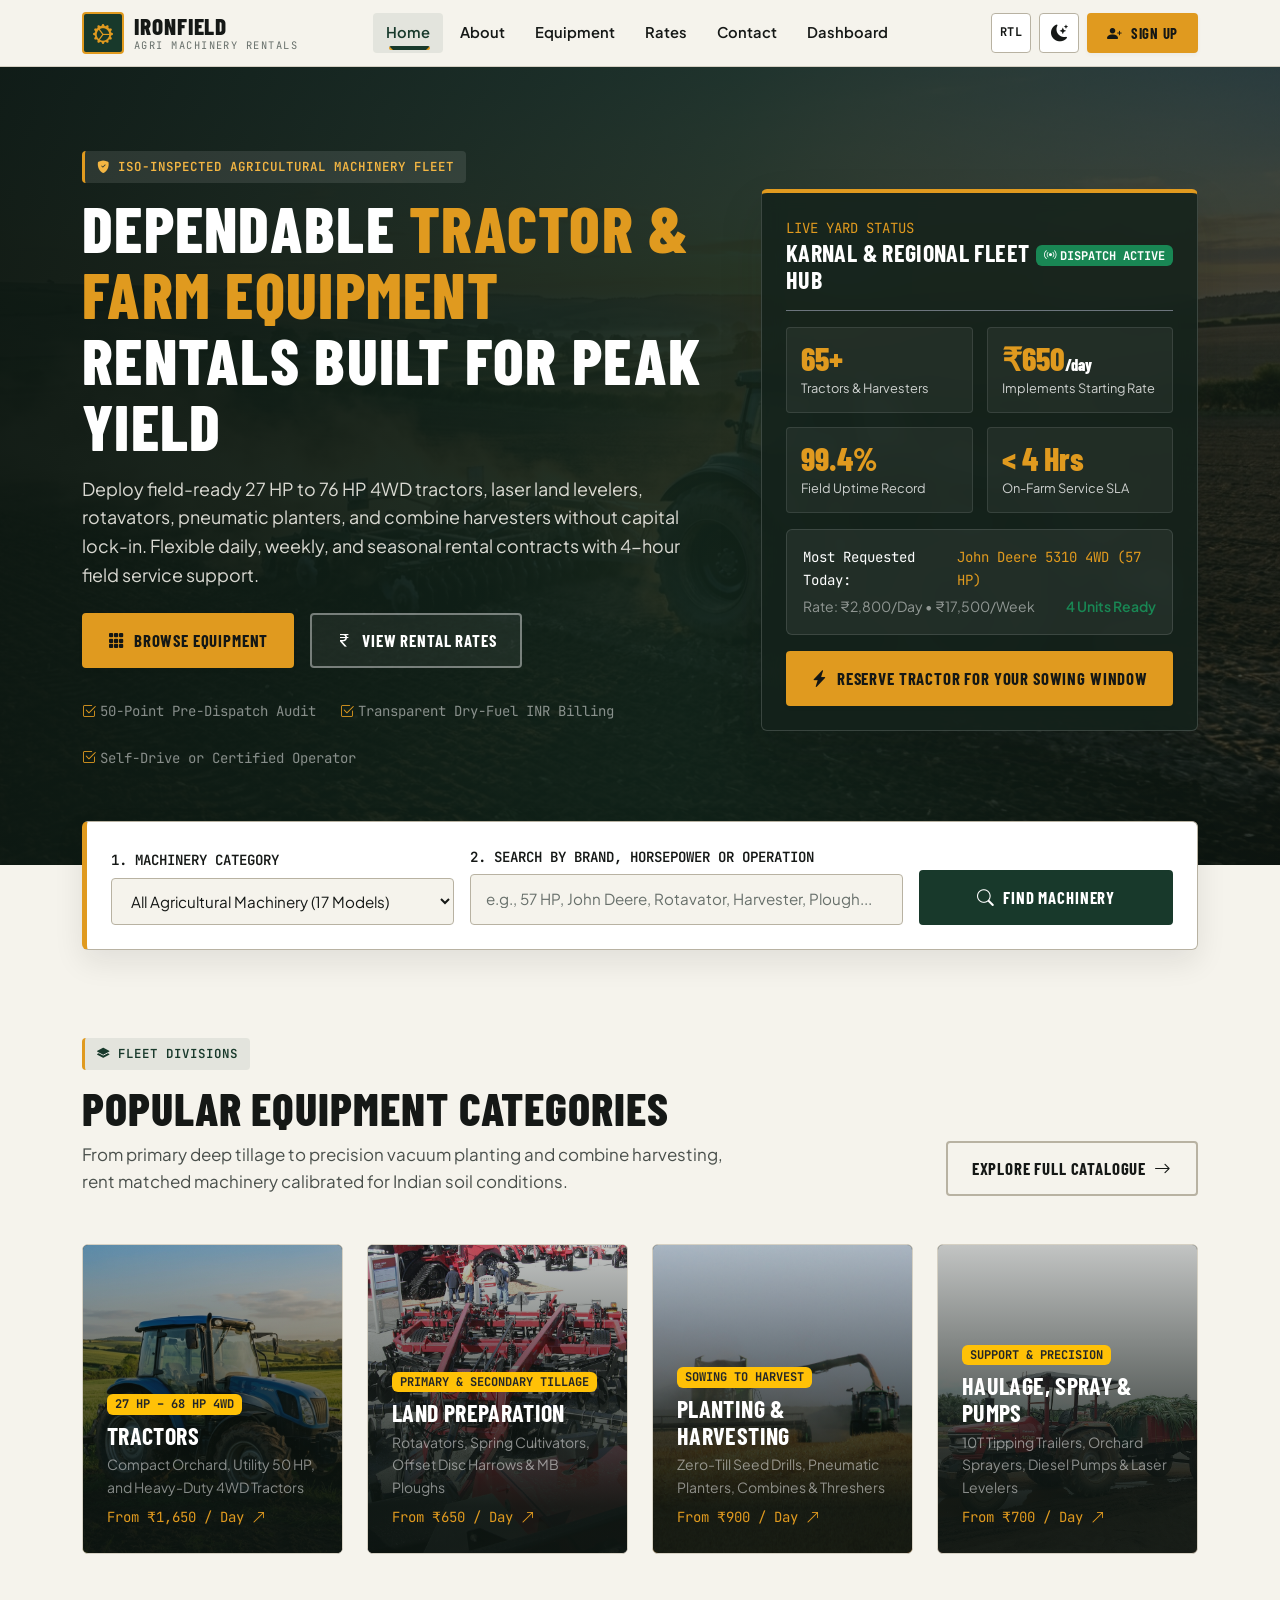
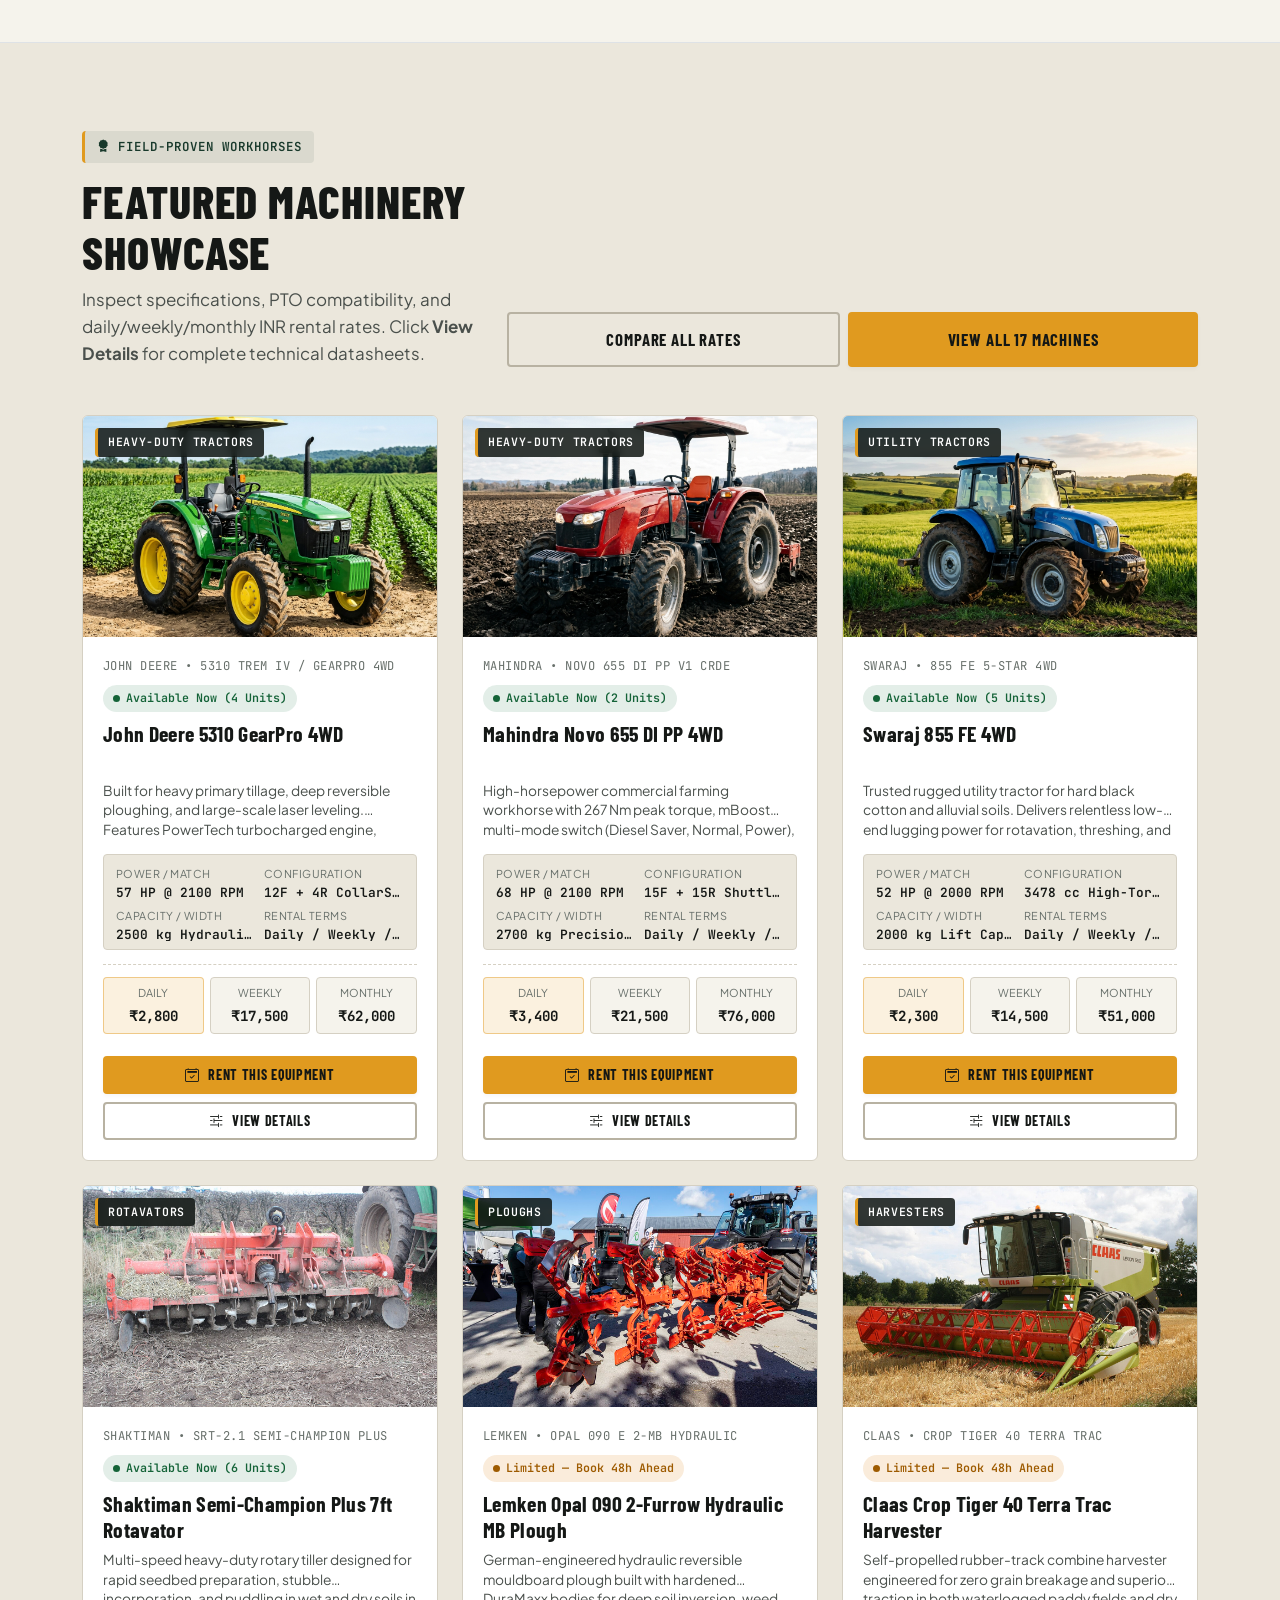
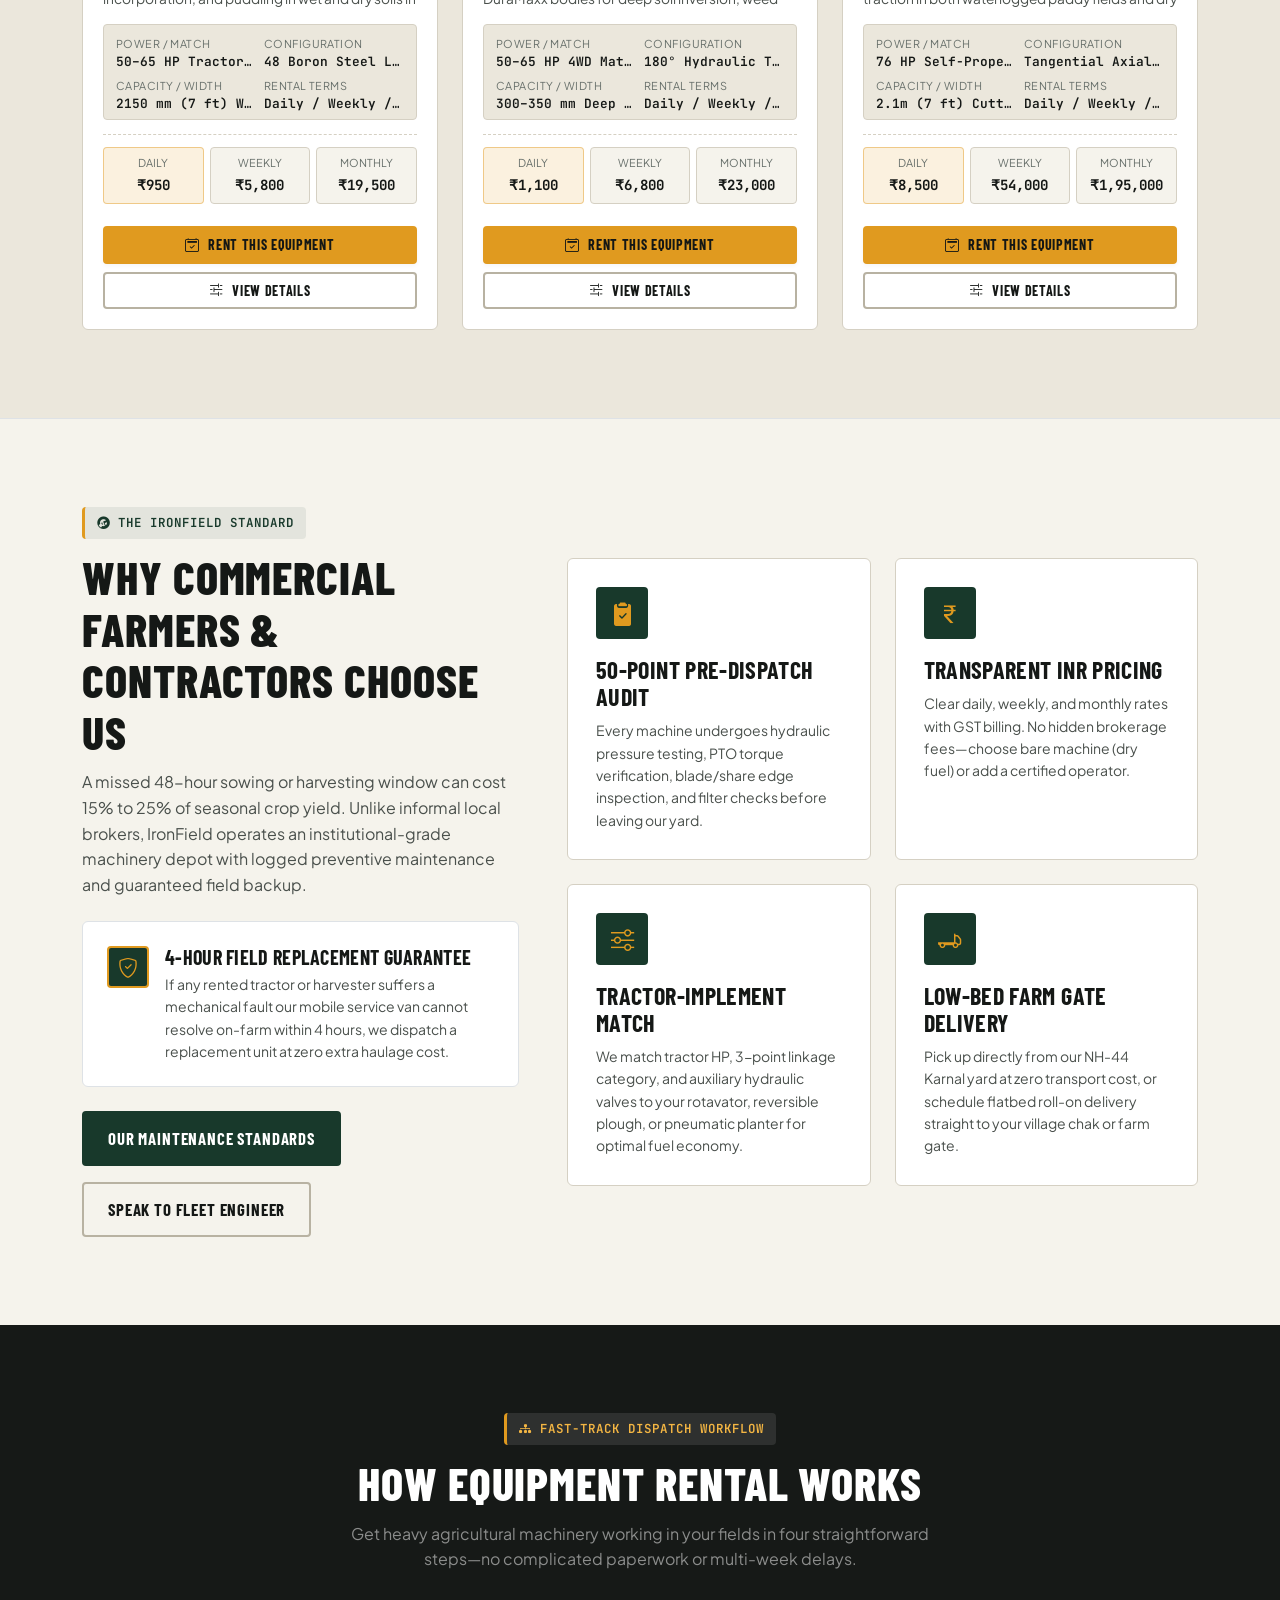
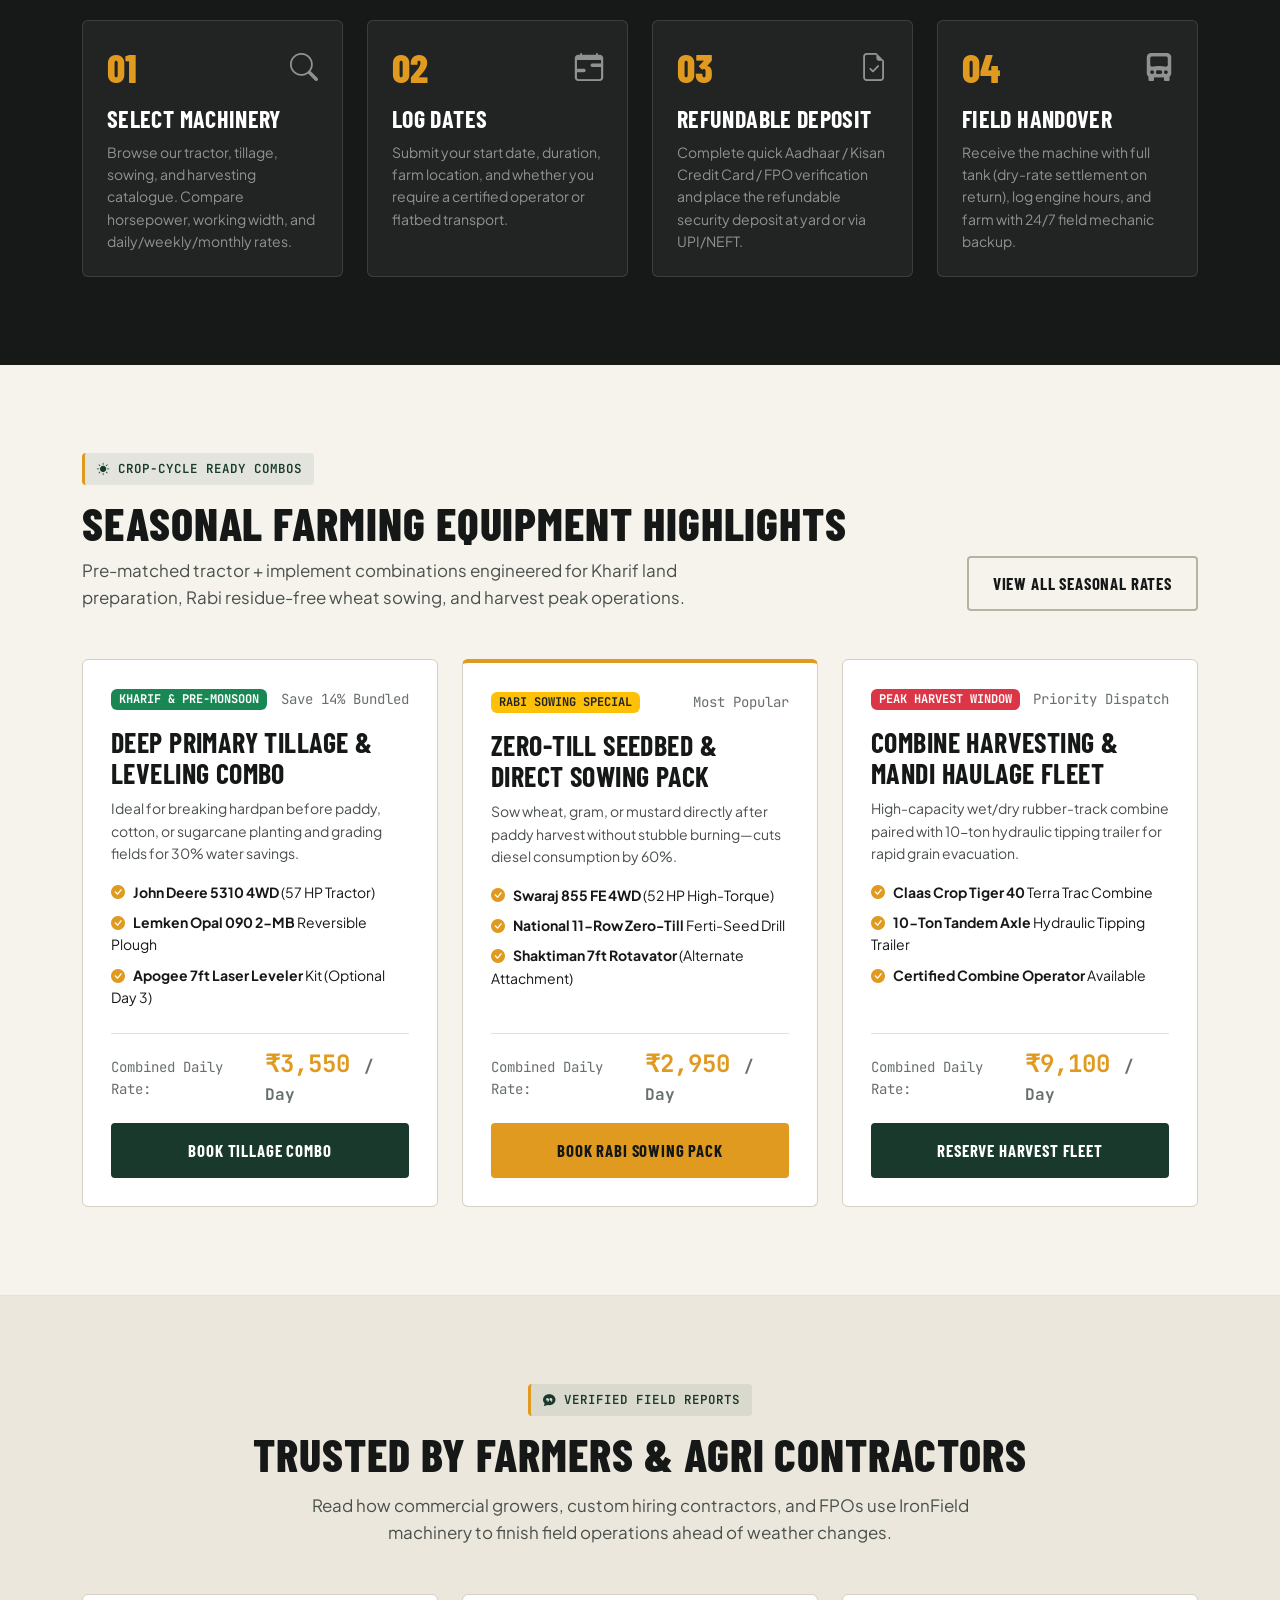
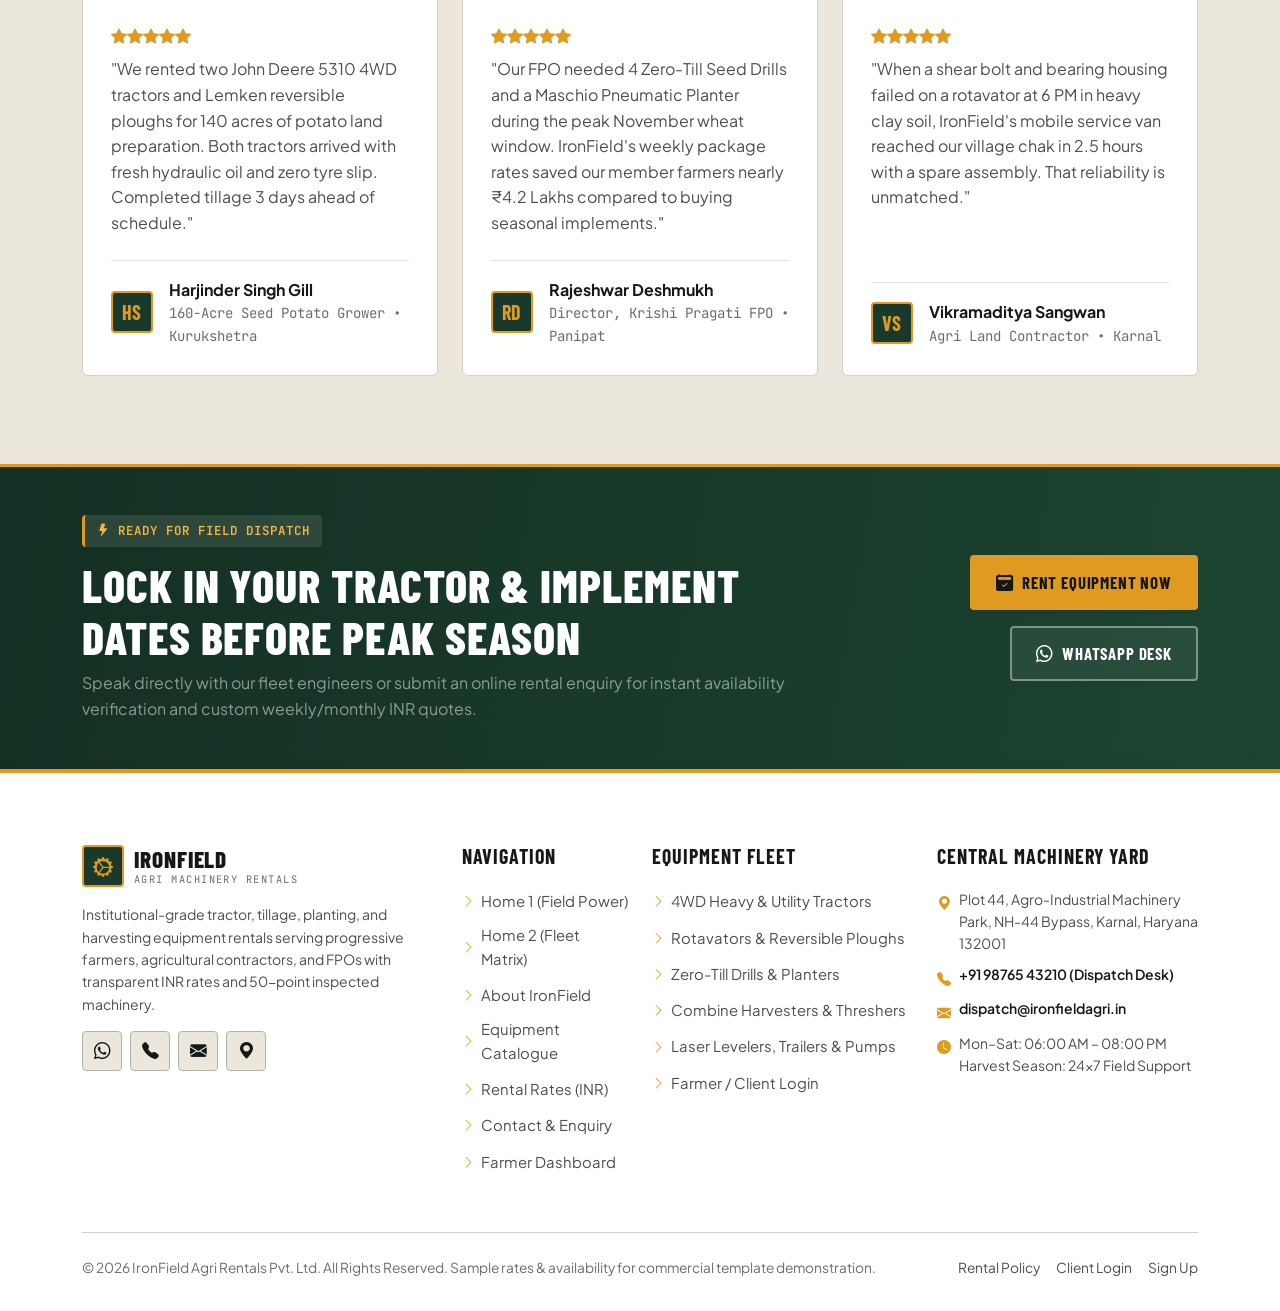
<file: index.html>
<!DOCTYPE html>
<html lang="en" data-theme="light">

<head>
  <meta charset="UTF-8">
  <meta name="viewport" content="width=device-width, initial-scale=1.0">
  <title>IRONFIELD Agri Rentals | Heavy-Duty Tractor &amp; Farm Equipment Rentals</title>
  <link rel="icon" type="image/svg+xml" href="assets/images/favicon.svg">
  <meta name="description"
    content="Dependable tractor, harvester, rotavator, and agricultural machinery rentals for farmers, contractors, and commercial farming operations. Daily, weekly, and seasonal INR rates.">

  <!-- Google Fonts -->
  <link rel="preconnect" href="https://fonts.googleapis.com">
  <link rel="preconnect" href="https://fonts.gstatic.com" crossorigin>
  <link
    href="https://fonts.googleapis.com/css2?family=Barlow+Condensed:wght@600;700;800&family=JetBrains+Mono:wght@500;600;700&family=Plus+Jakarta+Sans:wght@400;500;600;700&display=swap"
    rel="stylesheet">

  <!-- Bootstrap 5.3 CSS & Bootstrap Icons -->
  <link href="https://cdn.jsdelivr.net/npm/bootstrap@5.3.3/dist/css/bootstrap.min.css" rel="stylesheet">
  <link href="https://cdn.jsdelivr.net/npm/bootstrap-icons@1.11.3/font/bootstrap-icons.min.css" rel="stylesheet">

  <!-- Custom Design System CSS -->
  <link rel="stylesheet" href="assets/css/style.css">
</head>

<body>

  <!-- Mandatory Sticky Navigation Bar -->
  <header class="sticky-top">
    <nav class="navbar navbar-expand-xl site-navbar" aria-label="Main Navigation">
      <div class="container d-flex align-items-center justify-content-between">
        <a class="navbar-brand-agri" href="index.html">
          <span class="brand-emblem"><i class="bi bi-gear-wide-connected"></i></span>
          <span class="brand-text-wrap">
            <span class="brand-title">IRONFIELD</span>
            <span class="brand-subtitle">Agri Machinery Rentals</span>
          </span>
        </a>

        <!-- Mobile & Tablet Menu Toggle (Only button in header on mobile & tab views) -->
        <button class="navbar-toggler navbar-toggler-agri ms-auto d-xl-none" type="button" data-bs-toggle="collapse"
          data-bs-target="#mainNavbarCollapse" aria-controls="mainNavbarCollapse" aria-expanded="false"
          aria-label="Toggle navigation">
          <i class="bi bi-list"></i>
        </button>

        <div class="collapse navbar-collapse" id="mainNavbarCollapse">
          <ul class="navbar-nav mx-auto mb-2 mb-xl-0 align-items-xl-center">
            <li class="nav-item dropdown">
              <a class="nav-link dropdown-toggle active" href="index.html" id="homeDropdown" role="button"
                data-bs-toggle="dropdown" aria-expanded="false">
                Home
              </a>
              <ul class="dropdown-menu" aria-labelledby="homeDropdown">
                <li>
                  <a class="dropdown-item active" href="index.html">
                    <div>
                      <span>Home 1 — Field Power</span>
                      <small class="dropdown-item-sub">Cinematic Fleet &amp; Seasonal Showcase</small>
                    </div>
                    <i class="bi bi-arrow-right-short fs-5"></i>
                  </a>
                </li>
                <li>
                  <a class="dropdown-item" href="home-2.html">
                    <div>
                      <span>Home 2 — Fleet Matrix</span>
                      <small class="dropdown-item-sub">Editorial Specs &amp; Live Rate Estimator</small>
                    </div>
                    <i class="bi bi-arrow-right-short fs-5"></i>
                  </a>
                </li>
              </ul>
            </li>
            <li class="nav-item">
              <a class="nav-link" href="about.html">About</a>
            </li>
            <li class="nav-item">
              <a class="nav-link" href="equipment.html">Equipment</a>
            </li>
            <li class="nav-item">
              <a class="nav-link" href="rates.html">Rates</a>
            </li>
            <li class="nav-item">
              <a class="nav-link" href="contact.html">Contact</a>
            </li>
            <li class="nav-item">
              <a class="nav-link" href="dashboard.html">Dashboard</a>
            </li>
          </ul>

          <!-- Desktop Actions (Matching 40px Height) -->
          <div class="d-none d-xl-flex align-items-center gap-2 navbar-actions-wrap ms-xl-3">
            <button type="button" class="rtl-toggle-btn" data-rtl-toggle aria-label="Toggle RTL Layout">RTL</button>
            <button type="button" class="theme-toggle-btn" data-theme-toggle aria-label="Toggle Light/Dark Theme">
              <i class="bi bi-moon-stars-fill"></i>
            </button>
            <a href="signup.html" class="btn-agri-primary btn-nav-cta">
              <i class="bi bi-person-plus-fill"></i> Sign Up
            </a>
          </div>

          <!-- All Header Buttons Moved Inside Menu Page on Mobile & Tablet Views -->
          <div class="navbar-actions-mobile-wrap d-xl-none mt-3 pt-3 border-top border-secondary-subtle">
            <!-- Preferences: RTL & Theme Toggles -->
            <div class="d-flex align-items-center justify-content-between mb-3 p-2 rounded bg-surface-alt border">
              <span class="small font-mono text-muted-custom">Preferences:</span>
              <div class="d-flex align-items-center gap-2">
                <button type="button" class="rtl-toggle-btn" data-rtl-toggle aria-label="Toggle RTL Layout">RTL</button>
                <button type="button" class="theme-toggle-btn" data-theme-toggle aria-label="Toggle Light/Dark Theme">
                  <i class="bi bi-moon-stars-fill"></i>
                </button>
              </div>
            </div>

            <!-- Action Buttons: Sign Up & Login -->
            <div class="d-grid gap-2">
              <a href="signup.html" class="btn-agri-primary w-100 py-2 text-center">
                <i class="bi bi-person-plus-fill"></i> Sign Up
              </a>
              <a href="login.html" class="btn-agri-outline w-100 py-2 text-center">
                <i class="bi bi-box-arrow-in-right"></i> Farmer Login
              </a>
            </div>
          </div>
        </div>
      </div>
    </nav>
  </header>

  <main>
    <!-- 1. LARGE CINEMATIC HERO SECTION -->
    <section class="hero-home-1">
      <img src="assets/images/hero-tractor-field.jpg"
        alt="Modern 4WD heavy tractor pulling tillage equipment across farmland at sunrise" class="hero-home-1-bg">
      <div class="hero-home-1-overlay"></div>

      <div class="container position-relative z-2">
        <div class="row g-5 align-items-center">
          <div class="col-xl-7" data-gsap-fade>
            <div class="eyebrow-tag eyebrow-dark">
              <i class="bi bi-shield-fill-check"></i> ISO-Inspected Agricultural Machinery Fleet
            </div>
            <h1 class="hero-headline">
              Dependable <span>Tractor &amp; Farm Equipment</span> Rentals Built for Peak Yield
            </h1>
            <p class="hero-lead">
              Deploy field-ready 27 HP to 76 HP 4WD tractors, laser land levelers, rotavators, pneumatic planters, and
              combine harvesters without capital lock-in. Flexible daily, weekly, and seasonal rental contracts with
              4-hour field service support.
            </p>
            <div class="d-flex flex-wrap gap-3 mb-4">
              <a href="equipment.html" class="btn-agri-primary">
                <i class="bi bi-grid-3x3-gap-fill"></i> Browse Equipment
              </a>
              <a href="rates.html" class="btn-agri-outline-light">
                <i class="bi bi-currency-rupee"></i> View Rental Rates
              </a>
            </div>
            <div class="d-flex flex-wrap gap-4 pt-2 small text-white-50 font-mono">
              <span><i class="bi bi-check2-square text-accent me-1"></i>50-Point Pre-Dispatch Audit</span>
              <span><i class="bi bi-check2-square text-accent me-1"></i>Transparent Dry-Fuel INR Billing</span>
              <span><i class="bi bi-check2-square text-accent me-1"></i>Self-Drive or Certified Operator</span>
            </div>
          </div>

          <div class="col-xl-5" data-gsap-fade>
            <div class="hero-telemetry-card">
              <div class="d-flex justify-content-between align-items-center pb-3 mb-3 border-bottom border-secondary">
                <div>
                  <span class="font-mono text-uppercase small text-accent d-block">Live Yard Status</span>
                  <h2 class="h4 font-heading text-uppercase text-white mb-0">Karnal &amp; Regional Fleet Hub</h2>
                </div>
                <span class="badge bg-success font-mono"><i class="bi bi-broadcast me-1"></i>DISPATCH ACTIVE</span>
              </div>

              <div class="telemetry-stat-grid mb-3">
                <div class="telemetry-stat-box">
                  <div class="telemetry-stat-num">65+</div>
                  <div class="telemetry-stat-label">Tractors &amp; Harvesters</div>
                </div>
                <div class="telemetry-stat-box">
                  <div class="telemetry-stat-num">₹650<small class="fs-6 text-white">/day</small></div>
                  <div class="telemetry-stat-label">Implements Starting Rate</div>
                </div>
                <div class="telemetry-stat-box">
                  <div class="telemetry-stat-num">99.4%</div>
                  <div class="telemetry-stat-label">Field Uptime Record</div>
                </div>
                <div class="telemetry-stat-box">
                  <div class="telemetry-stat-num">&lt; 4 Hrs</div>
                  <div class="telemetry-stat-label">On-Farm Service SLA</div>
                </div>
              </div>

              <div class="p-3 rounded mb-3"
                style="background:rgba(255,255,255,0.06);border:1px solid rgba(255,255,255,0.12);">
                <div class="d-flex justify-content-between small font-mono text-white mb-1">
                  <span>Most Requested Today:</span>
                  <span class="text-accent">John Deere 5310 4WD (57 HP)</span>
                </div>
                <div class="d-flex justify-content-between small text-white-50">
                  <span>Rate: ₹2,800/Day &bull; ₹17,500/Week</span>
                  <span class="text-success fw-semibold">4 Units Ready</span>
                </div>
              </div>

              <a href="contact.html?equipment=john-deere-5310-gearpro-4wd#enquiry-form" class="btn-agri-primary w-100">
                <i class="bi bi-lightning-charge-fill"></i> Reserve Tractor for Your Sowing Window
              </a>
            </div>
          </div>
        </div>
      </div>
    </section>

    <!-- QUICK EQUIPMENT FINDER BAR -->
    <section class="container">
      <div class="quick-finder-bar">
        <form action="equipment.html" method="get" class="row g-3 align-items-end">
          <div class="col-md-4">
            <label for="quickCategory" class="form-label-agri font-mono text-uppercase small">1. Machinery
              Category</label>
            <select id="quickCategory" name="category" class="form-select-agri">
              <option value="all">All Agricultural Machinery (17 Models)</option>
              <option value="tractors">Tractors (Compact, Utility &amp; Heavy 4WD)</option>
              <option value="land-prep">Land Preparation (Rotavators, Ploughs, Harrows)</option>
              <option value="planting-harvesting">Planting &amp; Harvesting (Seed Drills, Harvesters)</option>
              <option value="other-machinery">Trailers, Sprayers, Pumps &amp; Laser Levelers</option>
            </select>
          </div>
          <div class="col-md-5">
            <label for="quickKeyword" class="form-label-agri font-mono text-uppercase small">2. Search by Brand,
              Horsepower or Operation</label>
            <input type="text" id="quickKeyword" name="q" class="form-control-agri"
              placeholder="e.g., 57 HP, John Deere, Rotavator, Harvester, Plough...">
          </div>
          <div class="col-md-3">
            <button type="submit" class="btn-agri-forest w-100">
              <i class="bi bi-search"></i> Find Machinery
            </button>
          </div>
        </form>
      </div>
    </section>

    <!-- 2. POPULAR EQUIPMENT CATEGORIES -->
    <section class="section-padding">
      <div class="container">
        <div class="d-flex flex-column flex-md-row justify-content-between align-items-md-end mb-5 gap-3">
          <div>
            <span class="eyebrow-tag"><i class="bi bi-layers-fill"></i> Fleet Divisions</span>
            <h2 class="section-title mb-2">Popular Equipment Categories</h2>
            <p class="section-subtitle mb-0">
              From primary deep tillage to precision vacuum planting and combine harvesting, rent matched machinery
              calibrated for Indian soil conditions.
            </p>
          </div>
          <a href="equipment.html" class="btn-agri-outline">
            Explore Full Catalogue <i class="bi bi-arrow-right"></i>
          </a>
        </div>

        <div class="row g-4 justify-content-center">
          <div class="col-md-6 col-xl-3">
            <a href="equipment.html?category=tractors" class="category-showcase-card">
              <img src="assets/images/tractor-swaraj-855.jpg" alt="Heavy Duty and Utility Tractors" loading="lazy">
              <div class="category-showcase-overlay"></div>
              <div class="category-showcase-content">
                <span class="badge bg-warning text-dark font-mono mb-2">27 HP – 68 HP 4WD</span>
                <h3 class="h4 font-heading text-uppercase text-white mb-1 d-block">Tractors</h3>
                <p class="small text-white-50 mb-2 d-block">Compact Orchard, Utility 50 HP, and Heavy-Duty 4WD Tractors</p>
                <span class="small font-mono text-accent d-block">From ₹1,650 / Day <i class="bi bi-arrow-up-right"></i></span>
              </div>
            </a>
          </div>

          <div class="col-md-6 col-xl-3">
            <a href="equipment.html?category=land-prep" class="category-showcase-card">
              <img src="assets/images/equip-disc-harrow.jpg" alt="Land Preparation Rotavators and Disc Harrows"
                loading="lazy">
              <div class="category-showcase-overlay"></div>
              <div class="category-showcase-content">
                <span class="badge bg-warning text-dark font-mono mb-2">PRIMARY &amp; SECONDARY TILLAGE</span>
                <h3 class="h4 font-heading text-uppercase text-white mb-1 d-block">Land Preparation</h3>
                <p class="small text-white-50 mb-2 d-block">Rotavators, Spring Cultivators, Offset Disc Harrows &amp; MB Ploughs
                </p>
                <span class="small font-mono text-accent d-block">From ₹650 / Day <i class="bi bi-arrow-up-right"></i></span>
              </div>
            </a>
          </div>

          <div class="col-md-6 col-xl-3">
            <a href="equipment.html?category=planting-harvesting" class="category-showcase-card">
              <img src="assets/images/banner-rates-field.jpg" alt="Planting and Harvesting Machinery" loading="lazy">
              <div class="category-showcase-overlay"></div>
              <div class="category-showcase-content">
                <span class="badge bg-warning text-dark font-mono mb-2">SOWING TO HARVEST</span>
                <h3 class="h4 font-heading text-uppercase text-white mb-1 d-block">Planting &amp; Harvesting</h3>
                <p class="small text-white-50 mb-2 d-block">Zero-Till Seed Drills, Pneumatic Planters, Combines &amp; Threshers
                </p>
                <span class="small font-mono text-accent d-block">From ₹900 / Day <i class="bi bi-arrow-up-right"></i></span>
              </div>
            </a>
          </div>

          <div class="col-md-6 col-xl-3">
            <a href="equipment.html?category=other-machinery" class="category-showcase-card">
              <img src="assets/images/equip-tipping-trailer.jpg" alt="Trailers Sprayers Water Pumps and Laser Levelers"
                loading="lazy">
              <div class="category-showcase-overlay"></div>
              <div class="category-showcase-content">
                <span class="badge bg-warning text-dark font-mono mb-2">SUPPORT &amp; PRECISION</span>
                <h3 class="h4 font-heading text-uppercase text-white mb-1 d-block">Haulage, Spray &amp; Pumps</h3>
                <p class="small text-white-50 mb-2 d-block">10T Tipping Trailers, Orchard Sprayers, Diesel Pumps &amp; Laser
                  Levelers</p>
                <span class="small font-mono text-accent d-block">From ₹700 / Day <i class="bi bi-arrow-up-right"></i></span>
              </div>
            </a>
          </div>
        </div>
      </div>
    </section>

    <!-- 3. FEATURED MACHINERY SHOWCASE -->
    <section class="section-padding bg-surface-alt border-top border-bottom">
      <div class="container">
        <div class="d-flex flex-column flex-md-row justify-content-between align-items-md-end mb-5 gap-3">
          <div>
            <span class="eyebrow-tag"><i class="bi bi-award-fill"></i> Field-Proven Workhorses</span>
            <h2 class="section-title mb-2">Featured Machinery Showcase</h2>
            <p class="section-subtitle mb-0">
              Inspect specifications, PTO compatibility, and daily/weekly/monthly INR rental rates. Click <strong>View
                Details</strong> for complete technical datasheets.
            </p>
          </div>
          <div class="d-flex flex-wrap gap-2 w-100 w-md-auto">
            <a href="rates.html" class="btn-agri-outline flex-fill text-center">Compare All Rates</a>
            <a href="equipment.html" class="btn-agri-primary flex-fill text-center">View All 17 Machines</a>
          </div>
        </div>

        <div class="row g-4 justify-content-center" id="homeFeaturedGrid"></div>
      </div>
    </section>

    <!-- 4. WHY CHOOSE US & RENTAL BENEFITS / SERVICE HIGHLIGHTS -->
    <section class="section-padding">
      <div class="container">
        <div class="row g-5 align-items-center">
          <div class="col-xl-5">
            <span class="eyebrow-tag"><i class="bi bi-wrench-adjustable-circle-fill"></i> The IronField Standard</span>
            <h2 class="section-title">Why Commercial Farmers &amp; Contractors Choose Us</h2>
            <p class="text-secondary-custom mb-4">
              A missed 48-hour sowing or harvesting window can cost 15% to 25% of seasonal crop yield. Unlike informal
              local brokers, IronField operates an institutional-grade machinery depot with logged preventive
              maintenance and guaranteed field backup.
            </p>

            <div class="p-4 rounded bg-surface border mb-4">
              <div class="d-flex align-items-start gap-3">
                <span class="brand-emblem flex-shrink-0"><i class="bi bi-shield-check"></i></span>
                <div>
                  <h3 class="h5 font-heading text-uppercase mb-1 d-block">4-Hour Field Replacement Guarantee</h3>
                  <p class="small text-secondary-custom mb-0 d-block">
                    If any rented tractor or harvester suffers a mechanical fault our mobile service van cannot resolve
                    on-farm within 4 hours, we dispatch a replacement unit at zero extra haulage cost.
                  </p>
                </div>
              </div>
            </div>

            <div class="d-flex flex-wrap gap-3">
              <a href="about.html" class="btn-agri-forest">
                Our Maintenance Standards
              </a>
              <a href="contact.html#enquiry-form" class="btn-agri-outline">
                Speak to Fleet Engineer
              </a>
            </div>
          </div>

          <div class="col-xl-7">
            <div class="row g-4 justify-content-center">
              <div class="col-md-6">
                <div class="feature-box-agri">
                  <div class="feature-icon-badge"><i class="bi bi-clipboard2-check-fill"></i></div>
                  <h3 class="h4 font-heading text-uppercase d-block">50-Point Pre-Dispatch Audit</h3>
                  <p class="text-secondary-custom small mb-0 d-block">
                    Every machine undergoes hydraulic pressure testing, PTO torque verification, blade/share edge
                    inspection, and filter checks before leaving our yard.
                  </p>
                </div>
              </div>

              <div class="col-md-6">
                <div class="feature-box-agri">
                  <div class="feature-icon-badge"><i class="bi bi-currency-rupee"></i></div>
                  <h3 class="h4 font-heading text-uppercase d-block">Transparent INR Pricing</h3>
                  <p class="text-secondary-custom small mb-0 d-block">
                    Clear daily, weekly, and monthly rates with GST billing. No hidden brokerage fees—choose bare
                    machine (dry fuel) or add a certified operator.
                  </p>
                </div>
              </div>

              <div class="col-md-6">
                <div class="feature-box-agri">
                  <div class="feature-icon-badge"><i class="bi bi-sliders"></i></div>
                  <h3 class="h4 font-heading text-uppercase d-block">Tractor-Implement Match</h3>
                  <p class="text-secondary-custom small mb-0 d-block">
                    We match tractor HP, 3-point linkage category, and auxiliary hydraulic valves to your rotavator,
                    reversible plough, or pneumatic planter for optimal fuel economy.
                  </p>
                </div>
              </div>

              <div class="col-md-6">
                <div class="feature-box-agri">
                  <div class="feature-icon-badge"><i class="bi bi-truck-flatbed"></i></div>
                  <h3 class="h4 font-heading text-uppercase d-block">Low-Bed Farm Gate Delivery</h3>
                  <p class="text-secondary-custom small mb-0 d-block">
                    Pick up directly from our NH-44 Karnal yard at zero transport cost, or schedule flatbed roll-on
                    delivery straight to your village chak or farm gate.
                  </p>
                </div>
              </div>
            </div>
          </div>
        </div>
      </div>
    </section>

    <!-- 5. SIMPLE HOW IT WORKS SECTION -->
    <section class="section-padding bg-charcoal">
      <div class="container">
        <div class="text-center max-w-700 mx-auto mb-5">
          <span class="eyebrow-tag eyebrow-dark"><i class="bi bi-diagram-3-fill"></i> Fast-Track Dispatch
            Workflow</span>
          <h2 class="section-title text-white">How Equipment Rental Works</h2>
          <p class="text-white-50 mx-auto" style="max-width:620px;">
            Get heavy agricultural machinery working in your fields in four straightforward steps—no complicated
            paperwork or multi-week delays.
          </p>
        </div>

        <div class="row g-4 justify-content-center">
          <div class="col-md-6 col-xl-3">
            <div class="p-4 rounded h-100"
              style="background:rgba(255,255,255,0.05);border:1px solid rgba(255,255,255,0.12);">
              <div class="d-flex justify-content-between align-items-center mb-3">
                <span class="step-number-badge">01</span>
                <i class="bi bi-search fs-3 text-white-50"></i>
              </div>
              <h3 class="h4 font-heading text-uppercase text-white d-block">Select Machinery</h3>
              <p class="small text-white-50 mb-0 d-block">
                Browse our tractor, tillage, sowing, and harvesting catalogue. Compare horsepower, working width, and
                daily/weekly/monthly rates.
              </p>
            </div>
          </div>

          <div class="col-md-6 col-xl-3">
            <div class="p-4 rounded h-100"
              style="background:rgba(255,255,255,0.05);border:1px solid rgba(255,255,255,0.12);">
              <div class="d-flex justify-content-between align-items-center mb-3">
                <span class="step-number-badge">02</span>
                <i class="bi bi-calendar-range fs-3 text-white-50"></i>
              </div>
              <h3 class="h4 font-heading text-uppercase text-white d-block">Log Dates</h3>
              <p class="small text-white-50 mb-0 d-block">
                Submit your start date, duration, farm location, and whether you require a certified operator or flatbed
                transport.
              </p>
            </div>
          </div>

          <div class="col-md-6 col-xl-3">
            <div class="p-4 rounded h-100"
              style="background:rgba(255,255,255,0.05);border:1px solid rgba(255,255,255,0.12);">
              <div class="d-flex justify-content-between align-items-center mb-3">
                <span class="step-number-badge">03</span>
                <i class="bi bi-file-earmark-check fs-3 text-white-50"></i>
              </div>
              <h3 class="h4 font-heading text-uppercase text-white d-block">Refundable Deposit</h3>
              <p class="small text-white-50 mb-0 d-block">
                Complete quick Aadhaar / Kisan Credit Card / FPO verification and place the refundable security deposit
                at yard or via UPI/NEFT.
              </p>
            </div>
          </div>

          <div class="col-md-6 col-xl-3">
            <div class="p-4 rounded h-100"
              style="background:rgba(255,255,255,0.05);border:1px solid rgba(255,255,255,0.12);">
              <div class="d-flex justify-content-between align-items-center mb-3">
                <span class="step-number-badge">04</span>
                <i class="bi bi-truck-front-fill fs-3 text-white-50"></i>
              </div>
              <h3 class="h4 font-heading text-uppercase text-white d-block">Field Handover</h3>
              <p class="small text-white-50 mb-0 d-block">
                Receive the machine with full tank (dry-rate settlement on return), log engine hours, and farm with 24/7
                field mechanic backup.
              </p>
            </div>
          </div>
        </div>
      </div>
    </section>

    <!-- 6. SEASONAL FARMING EQUIPMENT HIGHLIGHTS -->
    <section class="section-padding">
      <div class="container">
        <div class="d-flex flex-column flex-md-row justify-content-between align-items-md-end mb-5 gap-3">
          <div>
            <span class="eyebrow-tag"><i class="bi bi-sun-fill"></i> Crop-Cycle Ready Combos</span>
            <h2 class="section-title mb-2">Seasonal Farming Equipment Highlights</h2>
            <p class="section-subtitle mb-0">
              Pre-matched tractor + implement combinations engineered for Kharif land preparation, Rabi residue-free
              wheat sowing, and harvest peak operations.
            </p>
          </div>
          <a href="rates.html#seasonal-packages" class="btn-agri-outline">View All Seasonal Rates</a>
        </div>

        <div class="row g-4 justify-content-center">
          <div class="col-md-6 col-xl-4">
            <div class="feature-box-agri d-flex flex-column justify-content-between">
              <div>
                <div class="d-flex justify-content-between align-items-center mb-3">
                  <span class="badge bg-success font-mono">KHARIF &amp; PRE-MONSOON</span>
                  <span class="font-mono small text-muted-custom">Save 14% Bundled</span>
                </div>
                <h3 class="h3 font-heading text-uppercase mb-2 d-block">Deep Primary Tillage &amp; Leveling Combo</h3>
                <p class="text-secondary-custom small mb-3 d-block">
                  Ideal for breaking hardpan before paddy, cotton, or sugarcane planting and grading fields for 30%
                  water savings.
                </p>
                <ul class="list-unstyled small mb-4">
                  <li class="mb-2"><i class="bi bi-check-circle-fill text-accent me-2"></i><strong>John Deere 5310
                      4WD</strong> (57 HP Tractor)</li>
                  <li class="mb-2"><i class="bi bi-check-circle-fill text-accent me-2"></i><strong>Lemken Opal 090
                      2-MB</strong> Reversible Plough</li>
                  <li class="mb-2"><i class="bi bi-check-circle-fill text-accent me-2"></i><strong>Apogee 7ft Laser
                      Leveler</strong> Kit (Optional Day 3)</li>
                </ul>
              </div>
              <div class="pt-3 border-top">
                <div class="d-flex justify-content-between align-items-baseline mb-3">
                  <span class="small text-muted-custom font-mono">Combined Daily Rate:</span>
                  <span class="h4 font-mono fw-bold text-accent mb-0">₹3,550 <small class="fs-6 text-muted-custom">/
                      Day</small></span>
                </div>
                <a href="contact.html?equipment=john-deere-5310-gearpro-4wd#enquiry-form" class="btn-agri-forest w-100">
                  Book Tillage Combo
                </a>
              </div>
            </div>
          </div>

          <div class="col-md-6 col-xl-4">
            <div class="feature-box-agri d-flex flex-column justify-content-between"
              style="border-top:4px solid var(--clr-accent);">
              <div>
                <div class="d-flex justify-content-between align-items-center mb-3">
                  <span class="badge bg-warning text-dark font-mono">RABI SOWING SPECIAL</span>
                  <span class="font-mono small text-muted-custom">Most Popular</span>
                </div>
                <h3 class="h3 font-heading text-uppercase mb-2 d-block">Zero-Till Seedbed &amp; Direct Sowing Pack</h3>
                <p class="text-secondary-custom small mb-3 d-block">
                  Sow wheat, gram, or mustard directly after paddy harvest without stubble burning—cuts diesel
                  consumption by 60%.
                </p>
                <ul class="list-unstyled small mb-4">
                  <li class="mb-2"><i class="bi bi-check-circle-fill text-accent me-2"></i><strong>Swaraj 855 FE
                      4WD</strong> (52 HP High-Torque)</li>
                  <li class="mb-2"><i class="bi bi-check-circle-fill text-accent me-2"></i><strong>National 11-Row
                      Zero-Till</strong> Ferti-Seed Drill</li>
                  <li class="mb-2"><i class="bi bi-check-circle-fill text-accent me-2"></i><strong>Shaktiman 7ft
                      Rotavator</strong> (Alternate Attachment)</li>
                </ul>
              </div>
              <div class="pt-3 border-top">
                <div class="d-flex justify-content-between align-items-baseline mb-3">
                  <span class="small text-muted-custom font-mono">Combined Daily Rate:</span>
                  <span class="h4 font-mono fw-bold text-accent mb-0">₹2,950 <small class="fs-6 text-muted-custom">/
                      Day</small></span>
                </div>
                <a href="contact.html?equipment=national-11-row-zero-till-seed-drill#enquiry-form"
                  class="btn-agri-primary w-100">
                  Book Rabi Sowing Pack
                </a>
              </div>
            </div>
          </div>

          <div class="col-md-6 col-xl-4">
            <div class="feature-box-agri d-flex flex-column justify-content-between">
              <div>
                <div class="d-flex justify-content-between align-items-center mb-3">
                  <span class="badge bg-danger font-mono">PEAK HARVEST WINDOW</span>
                  <span class="font-mono small text-muted-custom">Priority Dispatch</span>
                </div>
                <h3 class="h3 font-heading text-uppercase mb-2 d-block">Combine Harvesting &amp; Mandi Haulage Fleet</h3>
                <p class="text-secondary-custom small mb-3 d-block">
                  High-capacity wet/dry rubber-track combine paired with 10-ton hydraulic tipping trailer for rapid
                  grain evacuation.
                </p>
                <ul class="list-unstyled small mb-4">
                  <li class="mb-2"><i class="bi bi-check-circle-fill text-accent me-2"></i><strong>Claas Crop Tiger
                      40</strong> Terra Trac Combine</li>
                  <li class="mb-2"><i class="bi bi-check-circle-fill text-accent me-2"></i><strong>10-Ton Tandem
                      Axle</strong> Hydraulic Tipping Trailer</li>
                  <li class="mb-2"><i class="bi bi-check-circle-fill text-accent me-2"></i><strong>Certified Combine
                      Operator</strong> Available</li>
                </ul>
              </div>
              <div class="pt-3 border-top">
                <div class="d-flex justify-content-between align-items-baseline mb-3">
                  <span class="small text-muted-custom font-mono">Combined Daily Rate:</span>
                  <span class="h4 font-mono fw-bold text-accent mb-0">₹9,100 <small class="fs-6 text-muted-custom">/
                      Day</small></span>
                </div>
                <a href="contact.html?equipment=claas-crop-tiger-40-terra-trac-harvester#enquiry-form"
                  class="btn-agri-forest w-100">
                  Reserve Harvest Fleet
                </a>
              </div>
            </div>
          </div>
        </div>
      </div>
    </section>

    <!-- 7. CUSTOMER TESTIMONIALS -->
    <section class="section-padding bg-surface-alt border-top">
      <div class="container">
        <div class="text-center mb-5">
          <span class="eyebrow-tag"><i class="bi bi-chat-quote-fill"></i> Verified Field Reports</span>
          <h2 class="section-title">Trusted by Farmers &amp; Agri Contractors</h2>
          <p class="section-subtitle mx-auto">
            Read how commercial growers, custom hiring contractors, and FPOs use IronField machinery to finish field
            operations ahead of weather changes.
          </p>
        </div>

        <div class="row g-4 justify-content-center">
          <div class="col-md-6 col-xl-4">
            <div class="feature-box-agri d-flex flex-column justify-content-between">
              <div>
                <div class="text-accent mb-2">
                  <i class="bi bi-star-fill"></i><i class="bi bi-star-fill"></i><i class="bi bi-star-fill"></i><i
                    class="bi bi-star-fill"></i><i class="bi bi-star-fill"></i>
                </div>
                <p class="text-secondary-custom mb-4 d-block">
                  "We rented two John Deere 5310 4WD tractors and Lemken reversible ploughs for 140 acres of potato land
                  preparation. Both tractors arrived with fresh hydraulic oil and zero tyre slip. Completed tillage 3
                  days ahead of schedule."
                </p>
              </div>
              <div class="d-flex align-items-center gap-3 pt-3 border-top">
                <div class="brand-emblem font-heading">HS</div>
                <div>
                  <strong class="d-block">Harjinder Singh Gill</strong>
                  <span class="small text-muted-custom font-mono d-block">160-Acre Seed Potato Grower &bull; Kurukshetra</span>
                </div>
              </div>
            </div>
          </div>

          <div class="col-md-6 col-xl-4">
            <div class="feature-box-agri d-flex flex-column justify-content-between">
              <div>
                <div class="text-accent mb-2">
                  <i class="bi bi-star-fill"></i><i class="bi bi-star-fill"></i><i class="bi bi-star-fill"></i><i
                    class="bi bi-star-fill"></i><i class="bi bi-star-fill"></i>
                </div>
                <p class="text-secondary-custom mb-4 d-block">
                  "Our FPO needed 4 Zero-Till Seed Drills and a Maschio Pneumatic Planter during the peak November wheat
                  window. IronField's weekly package rates saved our member farmers nearly ₹4.2 Lakhs compared to buying
                  seasonal implements."
                </p>
              </div>
              <div class="d-flex align-items-center gap-3 pt-3 border-top">
                <div class="brand-emblem font-heading">RD</div>
                <div>
                  <strong class="d-block">Rajeshwar Deshmukh</strong>
                  <span class="small text-muted-custom font-mono d-block">Director, Krishi Pragati FPO &bull; Panipat</span>
                </div>
              </div>
            </div>
          </div>

          <div class="col-md-6 col-xl-4">
            <div class="feature-box-agri d-flex flex-column justify-content-between">
              <div>
                <div class="text-accent mb-2">
                  <i class="bi bi-star-fill"></i><i class="bi bi-star-fill"></i><i class="bi bi-star-fill"></i><i
                    class="bi bi-star-fill"></i><i class="bi bi-star-fill"></i>
                </div>
                <p class="text-secondary-custom mb-4 d-block">
                  "When a shear bolt and bearing housing failed on a rotavator at 6 PM in heavy clay soil, IronField's
                  mobile service van reached our village chak in 2.5 hours with a spare assembly. That reliability is
                  unmatched."
                </p>
              </div>
              <div class="d-flex align-items-center gap-3 pt-3 border-top">
                <div class="brand-emblem font-heading">VS</div>
                <div>
                  <strong class="d-block">Vikramaditya Sangwan</strong>
                  <span class="small text-muted-custom font-mono d-block">Agri Land Contractor &bull; Karnal</span>
                </div>
              </div>
            </div>
          </div>
        </div>
      </div>
    </section>

    <!-- 8. STRONG FINAL RENT EQUIPMENT CTA -->
    <section class="section-padding-sm"
      style="background:linear-gradient(100deg, #142f23 0%, #1d4432 100%);color:#ffffff;border-top:3px solid var(--clr-accent);">
      <div class="container">
        <div class="row g-4 align-items-center">
          <div class="col-lg-8">
            <span class="eyebrow-tag eyebrow-dark"><i class="bi bi-lightning-fill"></i> Ready for Field Dispatch</span>
            <h2 class="section-title text-white mb-2">Lock In Your Tractor &amp; Implement Dates Before Peak Season</h2>
            <p class="text-white-50 mb-0">
              Speak directly with our fleet engineers or submit an online rental enquiry for instant availability
              verification and custom weekly/monthly INR quotes.
            </p>
          </div>
          <div class="col-lg-4 text-lg-end">
            <div class="d-flex flex-wrap gap-3 justify-content-lg-end">
              <a href="contact.html#enquiry-form" class="btn-agri-primary">
                <i class="bi bi-calendar2-check-fill"></i> Rent Equipment Now
              </a>
              <a href="https://wa.me/919876543210" data-whatsapp-link class="btn-agri-outline-light">
                <i class="bi bi-whatsapp"></i> WhatsApp Desk
              </a>
            </div>
          </div>
        </div>
      </div>
    </section>
  </main>

  <!-- 9. PROFESSIONAL MULTI-COLUMN FOOTER (WHITE BG IN LIGHT MODE) -->
  <footer class="site-footer">
    <div class="container">
      <div class="row g-4">
        <div class="col-lg-4">
          <a class="navbar-brand-agri mb-3" href="index.html">
            <span class="brand-emblem"><i class="bi bi-gear-wide-connected"></i></span>
            <span class="brand-text-wrap">
              <span class="brand-title footer-brand-title">IRONFIELD</span>
              <span class="brand-subtitle footer-brand-sub">Agri Machinery Rentals</span>
            </span>
          </a>
          <p class="small footer-text mb-3">
            Institutional-grade tractor, tillage, planting, and harvesting equipment rentals serving progressive
            farmers, agricultural contractors, and FPOs with transparent INR rates and 50-point inspected machinery.
          </p>
          <div class="d-flex gap-2">
            <a href="https://wa.me/919876543210" data-whatsapp-link class="footer-social-btn" aria-label="WhatsApp"><i
                class="bi bi-whatsapp"></i></a>
            <a href="tel:+919876543210" data-phone-link class="footer-social-btn" aria-label="Phone"><i
                class="bi bi-telephone-fill"></i></a>
            <a href="mailto:dispatch@ironfieldagri.in" data-email-link class="footer-social-btn" aria-label="Email"><i
                class="bi bi-envelope-fill"></i></a>
            <a href="https://www.google.com/maps" data-directions-link class="footer-social-btn"
              aria-label="Directions"><i class="bi bi-geo-alt-fill"></i></a>
          </div>
        </div>

        <div class="col-6 col-lg-2">
          <h5>Navigation</h5>
          <ul class="footer-links">
            <li><a href="index.html"><i class="bi bi-chevron-right small text-accent"></i>Home 1 (Field Power)</a></li>
            <li><a href="home-2.html"><i class="bi bi-chevron-right small text-accent"></i>Home 2 (Fleet Matrix)</a>
            </li>
            <li><a href="about.html"><i class="bi bi-chevron-right small text-accent"></i>About IronField</a></li>
            <li><a href="equipment.html"><i class="bi bi-chevron-right small text-accent"></i>Equipment Catalogue</a>
            </li>
            <li><a href="rates.html"><i class="bi bi-chevron-right small text-accent"></i>Rental Rates (INR)</a></li>
            <li><a href="contact.html"><i class="bi bi-chevron-right small text-accent"></i>Contact &amp; Enquiry</a>
            </li>
            <li><a href="dashboard.html"><i class="bi bi-chevron-right small text-accent"></i>Farmer Dashboard</a></li>
          </ul>
        </div>

        <div class="col-6 col-lg-3">
          <h5>Equipment Fleet</h5>
          <ul class="footer-links">
            <li><a href="equipment.html?category=tractors"><i class="bi bi-chevron-right small text-accent"></i>4WD
                Heavy &amp; Utility Tractors</a></li>
            <li><a href="equipment.html?category=land-prep"><i
                  class="bi bi-chevron-right small text-accent"></i>Rotavators &amp; Reversible Ploughs</a></li>
            <li><a href="equipment.html?category=planting-harvesting"><i
                  class="bi bi-chevron-right small text-accent"></i>Zero-Till Drills &amp; Planters</a></li>
            <li><a href="equipment.html?category=planting-harvesting&sub=Harvesters"><i
                  class="bi bi-chevron-right small text-accent"></i>Combine Harvesters &amp; Threshers</a></li>
            <li><a href="equipment.html?category=other-machinery"><i
                  class="bi bi-chevron-right small text-accent"></i>Laser Levelers, Trailers &amp; Pumps</a></li>
            <li><a href="login.html"><i class="bi bi-chevron-right small text-accent"></i>Farmer / Client Login</a></li>
          </ul>
        </div>

        <div class="col-lg-3">
          <h5>Central Machinery Yard</h5>
          <ul class="list-unstyled small footer-text mb-0">
            <li class="mb-2 d-flex gap-2">
              <i class="bi bi-geo-alt-fill text-accent mt-1"></i>
              <span>Plot 44, Agro-Industrial Machinery Park, NH-44 Bypass, Karnal, Haryana 132001</span>
            </li>
            <li class="mb-2 d-flex gap-2">
              <i class="bi bi-telephone-fill text-accent mt-1"></i>
              <a href="tel:+919876543210" data-phone-link class="footer-contact-link text-decoration-none">+91 98765
                43210 (Dispatch Desk)</a>
            </li>
            <li class="mb-2 d-flex gap-2">
              <i class="bi bi-envelope-fill text-accent mt-1"></i>
              <a href="mailto:dispatch@ironfieldagri.in" data-email-link
                class="footer-contact-link text-decoration-none">dispatch@ironfieldagri.in</a>
            </li>
            <li class="d-flex gap-2">
              <i class="bi bi-clock-fill text-accent mt-1"></i>
              <span>Mon–Sat: 06:00 AM – 08:00 PM<br>Harvest Season: 24x7 Field Support</span>
            </li>
          </ul>
        </div>
      </div>

      <div class="footer-bottom d-flex flex-column flex-md-row justify-content-between align-items-center gap-2">
        <div>&copy; 2026 IronField Agri Rentals Pvt. Ltd. All Rights Reserved. Sample rates &amp; availability for
          commercial template demonstration.</div>
        <div class="d-flex gap-3">
          <a href="rates.html#rental-conditions">Rental Policy</a>
          <a href="login.html">Client Login</a>
          <a href="signup.html">Sign Up</a>
        </div>
      </div>
    </div>
  </footer>

  <!-- Back to Top Button -->
  <button type="button" class="back-to-top-btn" id="backToTopBtn" aria-label="Back to top">
    <i class="bi bi-arrow-up"></i>
  </button>

  <!-- Scripts -->
  <script src="https://cdn.jsdelivr.net/npm/bootstrap@5.3.3/dist/js/bootstrap.bundle.min.js"></script>
  <script src="https://cdn.jsdelivr.net/npm/gsap@3.12.5/dist/gsap.min.js"></script>
  <script src="assets/js/data.js"></script>
  <script src="assets/js/main.js"></script>
</body>

</html>
</file>
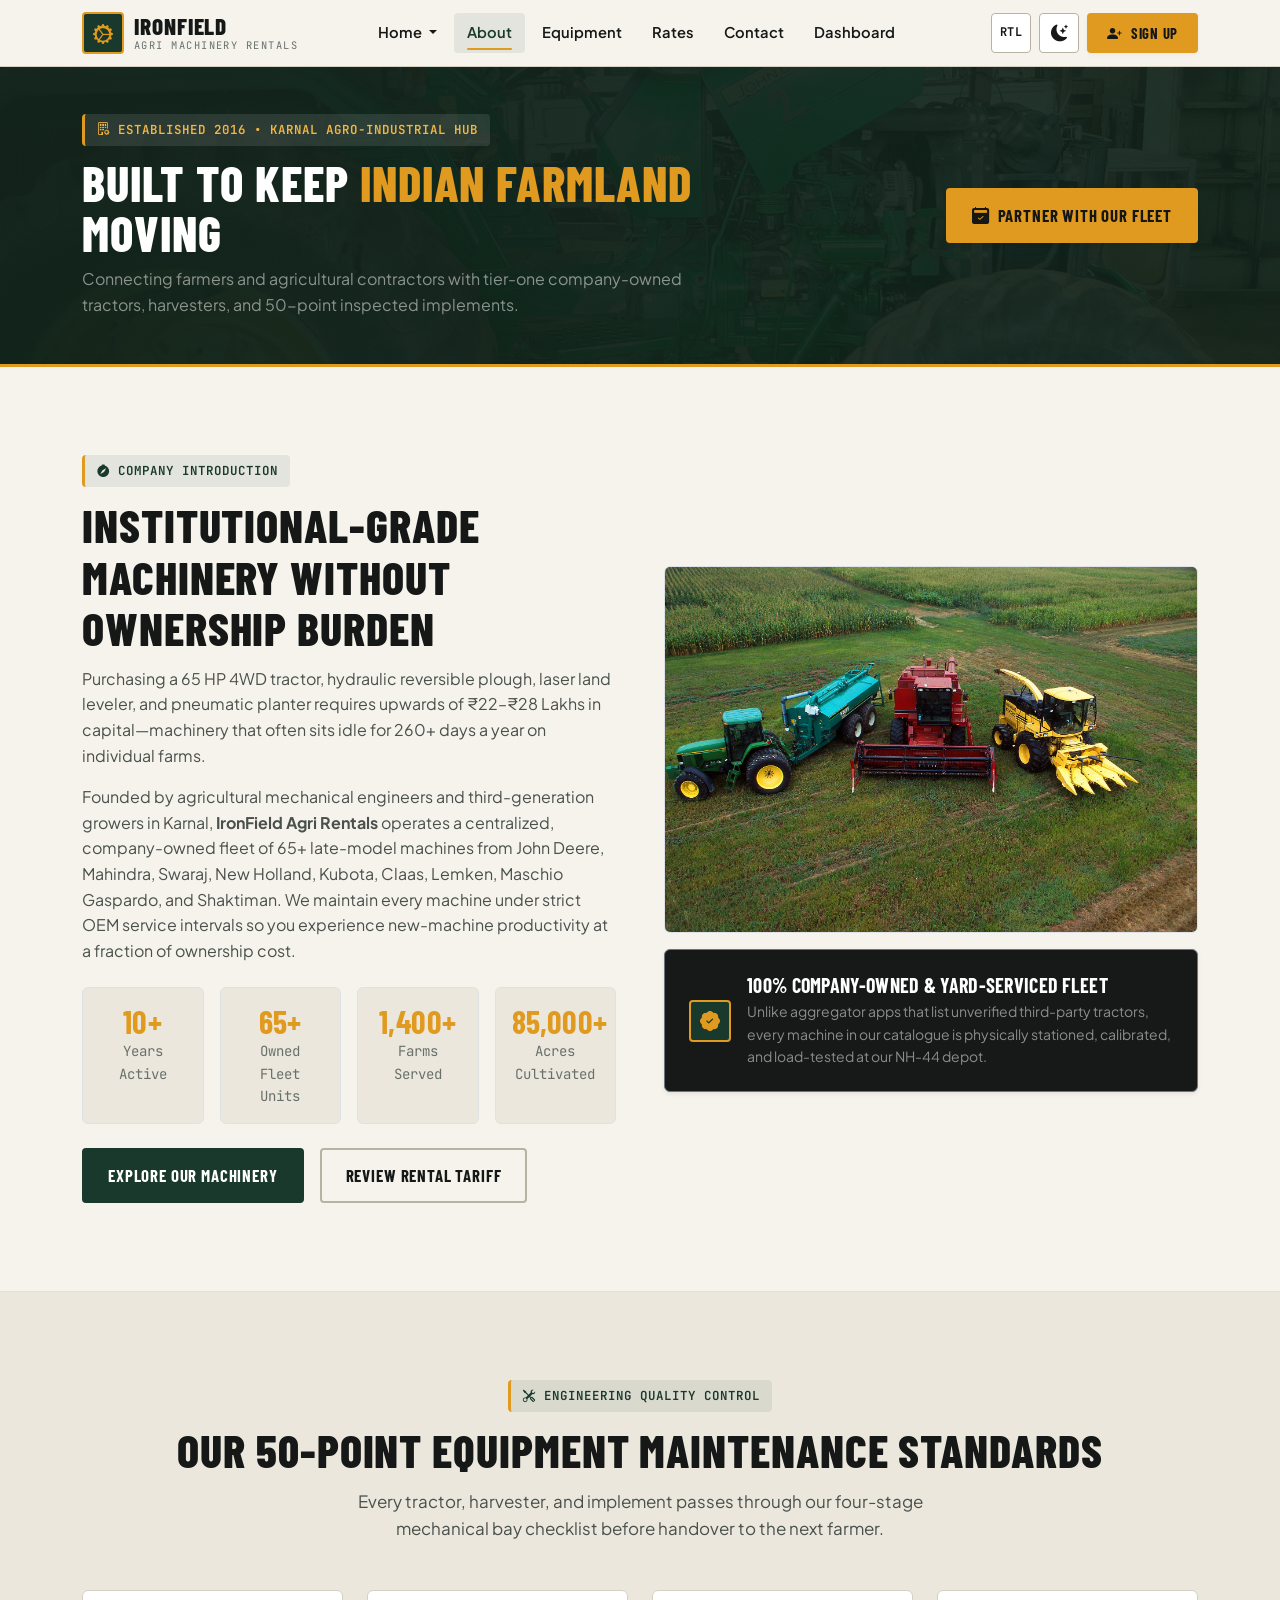
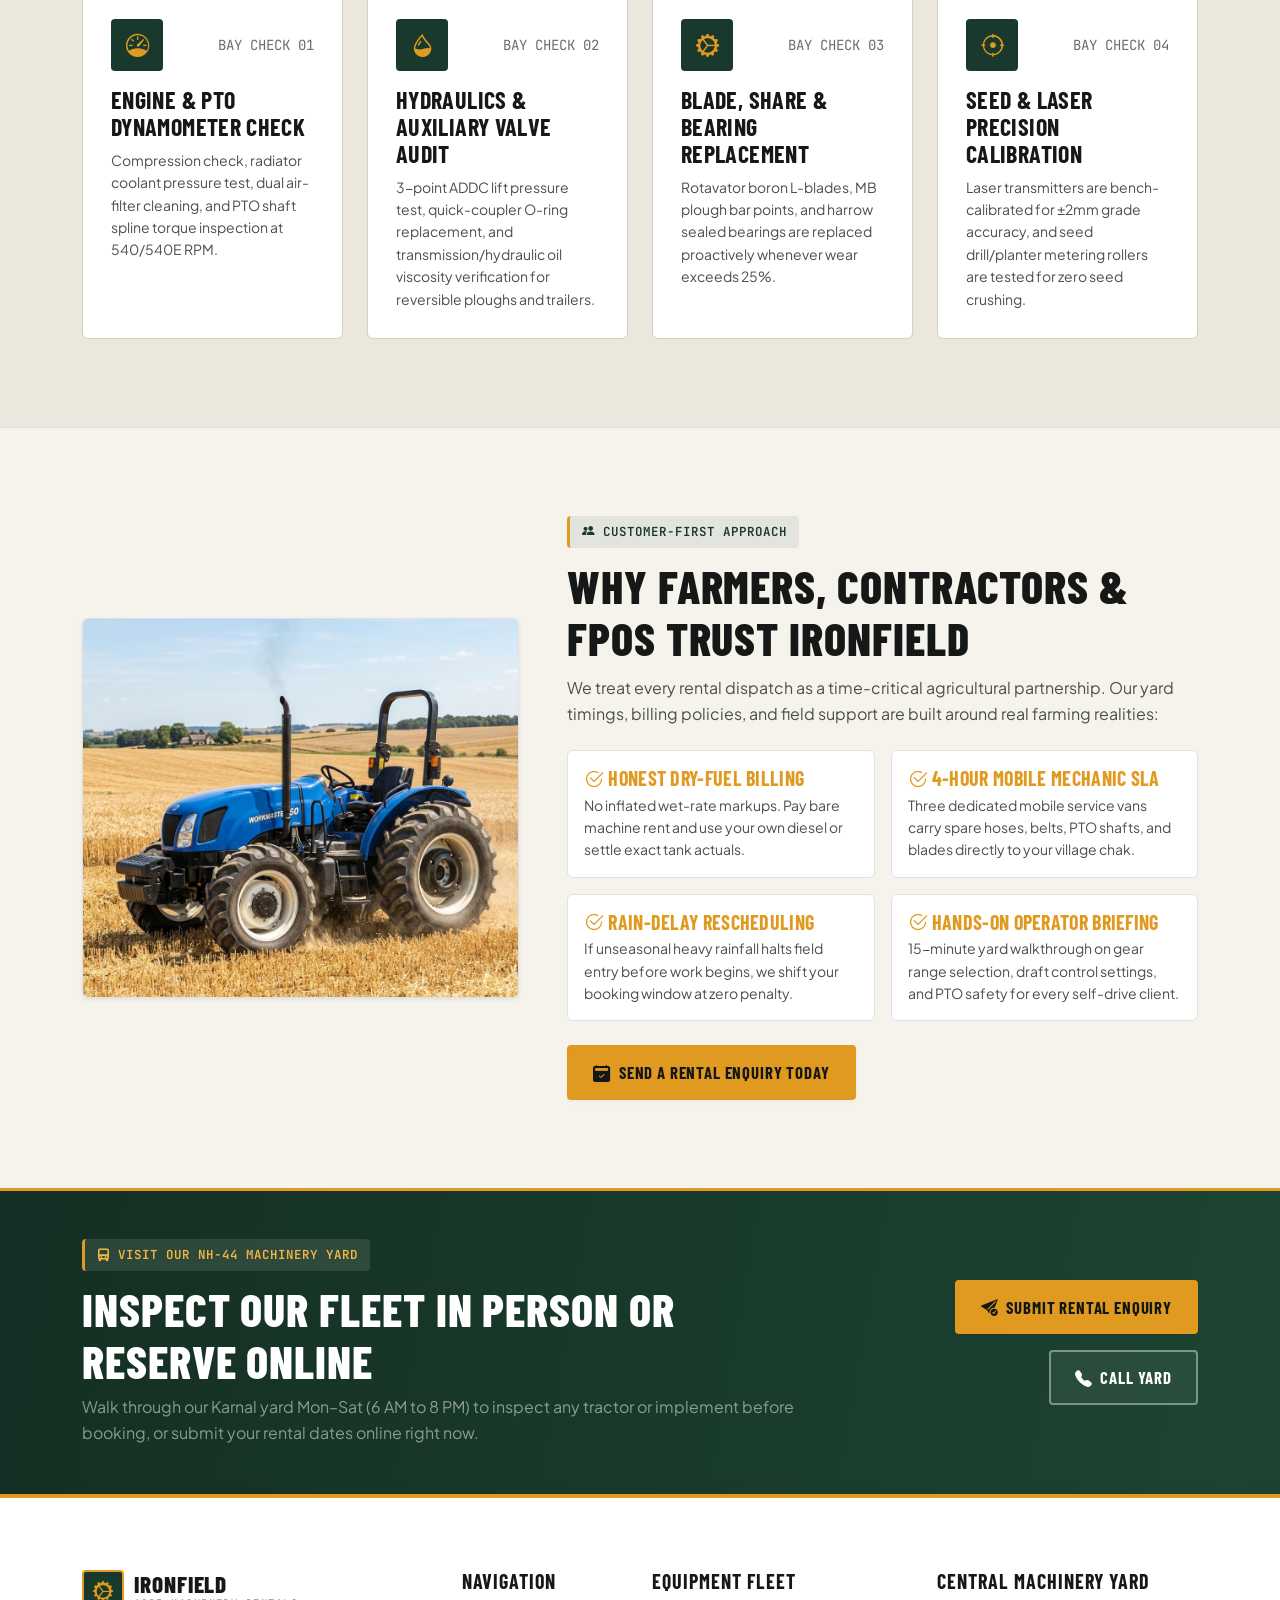
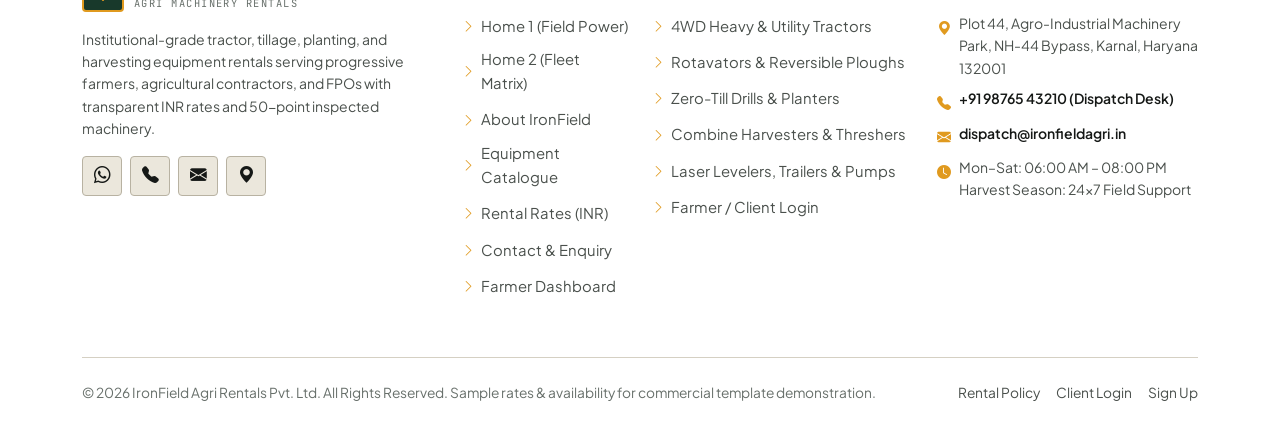
<file: about.html>
<!DOCTYPE html>
<html lang="en" data-theme="light">
<head>
  <meta charset="UTF-8">
  <meta name="viewport" content="width=device-width, initial-scale=1.0">
  <title>About Us &amp; Maintenance Standards | IRONFIELD Agri Rentals</title>
  <link rel="icon" type="image/svg+xml" href="assets/images/favicon.svg">
  <meta name="description" content="Learn about IronField Agri Rentals—our 65+ unit heavy agricultural machinery fleet, 50-point pre-dispatch inspection protocol, and 4-hour on-field service guarantee.">

  <!-- Google Fonts -->
  <link rel="preconnect" href="https://fonts.googleapis.com">
  <link rel="preconnect" href="https://fonts.gstatic.com" crossorigin>
  <link href="https://fonts.googleapis.com/css2?family=Barlow+Condensed:wght@600;700;800&family=JetBrains+Mono:wght@500;600;700&family=Plus+Jakarta+Sans:wght@400;500;600;700&display=swap" rel="stylesheet">

  <!-- Bootstrap 5.3 CSS & Bootstrap Icons -->
  <link href="https://cdn.jsdelivr.net/npm/bootstrap@5.3.3/dist/css/bootstrap.min.css" rel="stylesheet">
  <link href="https://cdn.jsdelivr.net/npm/bootstrap-icons@1.11.3/font/bootstrap-icons.min.css" rel="stylesheet">

  <!-- Custom Design System CSS -->
  <link rel="stylesheet" href="assets/css/style.css">
</head>
<body>

  <!-- Mandatory Sticky Navigation Bar -->
  <header class="sticky-top">
    <nav class="navbar navbar-expand-xl site-navbar" aria-label="Main Navigation">
      <div class="container d-flex align-items-center justify-content-between">
        <a class="navbar-brand-agri" href="index.html">
          <span class="brand-emblem"><i class="bi bi-gear-wide-connected"></i></span>
          <span class="brand-text-wrap">
            <span class="brand-title">IRONFIELD</span>
            <span class="brand-subtitle">Agri Machinery Rentals</span>
          </span>
        </a>

        <!-- Mobile & Tablet Menu Toggle (Only button in header on mobile & tab views) -->
        <button class="navbar-toggler navbar-toggler-agri ms-auto d-xl-none" type="button" data-bs-toggle="collapse" data-bs-target="#mainNavbarCollapse" aria-controls="mainNavbarCollapse" aria-expanded="false" aria-label="Toggle navigation">
          <i class="bi bi-list"></i>
        </button>

        <div class="collapse navbar-collapse" id="mainNavbarCollapse">
          <ul class="navbar-nav mx-auto mb-2 mb-xl-0 align-items-xl-center">
            <li class="nav-item dropdown">
              <a class="nav-link dropdown-toggle" href="index.html" id="homeDropdown" role="button" data-bs-toggle="dropdown" aria-expanded="false">
                Home
              </a>
              <ul class="dropdown-menu" aria-labelledby="homeDropdown">
                <li>
                  <a class="dropdown-item" href="index.html">
                    <div>
                      <span>Home 1 — Field Power</span>
                      <small class="dropdown-item-sub">Cinematic Fleet &amp; Seasonal Showcase</small>
                    </div>
                    <i class="bi bi-arrow-right-short fs-5"></i>
                  </a>
                </li>
                <li>
                  <a class="dropdown-item" href="home-2.html">
                    <div>
                      <span>Home 2 — Fleet Matrix</span>
                      <small class="dropdown-item-sub">Editorial Specs &amp; Live Rate Estimator</small>
                    </div>
                    <i class="bi bi-arrow-right-short fs-5"></i>
                  </a>
                </li>
              </ul>
            </li>
            <li class="nav-item">
              <a class="nav-link active" href="about.html">About</a>
            </li>
            <li class="nav-item">
              <a class="nav-link" href="equipment.html">Equipment</a>
            </li>
            <li class="nav-item">
              <a class="nav-link" href="rates.html">Rates</a>
            </li>
            <li class="nav-item">
              <a class="nav-link" href="contact.html">Contact</a>
            </li>
            <li class="nav-item">
              <a class="nav-link" href="dashboard.html">Dashboard</a>
            </li>
          </ul>

          <!-- Desktop Actions (Matching 40px Height) -->
          <div class="d-none d-xl-flex align-items-center gap-2 navbar-actions-wrap ms-xl-3">
            <button type="button" class="rtl-toggle-btn" data-rtl-toggle aria-label="Toggle RTL Layout">RTL</button>
            <button type="button" class="theme-toggle-btn" data-theme-toggle aria-label="Toggle Light/Dark Theme">
              <i class="bi bi-moon-stars-fill"></i>
            </button>
            <a href="signup.html" class="btn-agri-primary btn-nav-cta">
              <i class="bi bi-person-plus-fill"></i> Sign Up
            </a>
          </div>

          <!-- All Header Buttons Moved Inside Menu Page on Mobile & Tablet Views -->
          <div class="navbar-actions-mobile-wrap d-xl-none mt-3 pt-3 border-top border-secondary-subtle">
            <!-- Preferences: RTL & Theme Toggles -->
            <div class="d-flex align-items-center justify-content-between mb-3 p-2 rounded bg-surface-alt border">
              <span class="small font-mono text-muted-custom">Preferences:</span>
              <div class="d-flex align-items-center gap-2">
                <button type="button" class="rtl-toggle-btn" data-rtl-toggle aria-label="Toggle RTL Layout">RTL</button>
                <button type="button" class="theme-toggle-btn" data-theme-toggle aria-label="Toggle Light/Dark Theme">
                  <i class="bi bi-moon-stars-fill"></i>
                </button>
              </div>
            </div>

            <!-- Action Buttons: Sign Up & Login -->
            <div class="d-grid gap-2">
              <a href="signup.html" class="btn-agri-primary w-100 py-2 text-center">
                <i class="bi bi-person-plus-fill"></i> Sign Up
              </a>
              <a href="login.html" class="btn-agri-outline w-100 py-2 text-center">
                <i class="bi bi-box-arrow-in-right"></i> Farmer Login
              </a>
            </div>
          </div>
        </div>
      </div>
    </nav>
  </header>

  <main>
    <!-- 1. PAGE HERO BANNER (UNIFORM HEIGHT) -->
    <section class="page-hero-banner">
      <img src="assets/images/banner-about-workshop.jpg" alt="IronField Agricultural Machinery Workshop and Yard" class="page-hero-bg">
      <div class="page-hero-overlay"></div>
      <div class="container position-relative z-2">
        <div class="row g-3 align-items-center">
          <div class="col-lg-8">
            <span class="eyebrow-tag eyebrow-dark"><i class="bi bi-building-gear"></i> Established 2016 &bull; Karnal Agro-Industrial Hub</span>
            <h1 class="hero-headline mb-2" style="font-size:clamp(2rem, 3.8vw, 3.2rem);">
              Built to Keep <span>Indian Farmland</span> Moving
            </h1>
            <p class="text-white-50 mb-0" style="max-width:650px;">
              Connecting farmers and agricultural contractors with tier-one company-owned tractors, harvesters, and 50-point inspected implements.
            </p>
          </div>
          <div class="col-lg-4 text-lg-end">
            <a href="contact.html#enquiry-form" class="btn-agri-primary">
              <i class="bi bi-calendar2-check-fill"></i> Partner With Our Fleet
            </a>
          </div>
        </div>
      </div>
    </section>

    <!-- 2. COMPANY INTRODUCTION & AGRICULTURAL RENTAL EXPERTISE -->
    <section class="section-padding">
      <div class="container">
        <div class="row g-5 align-items-center">
          <div class="col-xl-6">
            <span class="eyebrow-tag"><i class="bi bi-compass-fill"></i> Company Introduction</span>
            <h2 class="section-title">Institutional-Grade Machinery Without Ownership Burden</h2>
            <p class="text-secondary-custom mb-3">
              Purchasing a 65 HP 4WD tractor, hydraulic reversible plough, laser land leveler, and pneumatic planter requires upwards of ₹22–₹28 Lakhs in capital—machinery that often sits idle for 260+ days a year on individual farms.
            </p>
            <p class="text-secondary-custom mb-4">
              Founded by agricultural mechanical engineers and third-generation growers in Karnal, <strong>IronField Agri Rentals</strong> operates a centralized, company-owned fleet of 65+ late-model machines from John Deere, Mahindra, Swaraj, New Holland, Kubota, Claas, Lemken, Maschio Gaspardo, and Shaktiman. We maintain every machine under strict OEM service intervals so you experience new-machine productivity at a fraction of ownership cost.
            </p>

            <div class="row g-3 mb-4 justify-content-center">
              <div class="col-6 col-md-6 col-xl-3">
                <div class="p-3 rounded bg-surface-alt border text-center h-100">
                  <strong class="font-heading fs-2 text-accent d-block">10+</strong>
                  <span class="small font-mono text-muted-custom d-block">Years Active</span>
                </div>
              </div>
              <div class="col-6 col-md-6 col-xl-3">
                <div class="p-3 rounded bg-surface-alt border text-center h-100">
                  <strong class="font-heading fs-2 text-accent d-block">65+</strong>
                  <span class="small font-mono text-muted-custom d-block">Owned Fleet Units</span>
                </div>
              </div>
              <div class="col-6 col-md-6 col-xl-3">
                <div class="p-3 rounded bg-surface-alt border text-center h-100">
                  <strong class="font-heading fs-2 text-accent d-block">1,400+</strong>
                  <span class="small font-mono text-muted-custom d-block">Farms Served</span>
                </div>
              </div>
              <div class="col-6 col-md-6 col-xl-3">
                <div class="p-3 rounded bg-surface-alt border text-center h-100">
                  <strong class="font-heading fs-2 text-accent d-block">85,000+</strong>
                  <span class="small font-mono text-muted-custom d-block">Acres Cultivated</span>
                </div>
              </div>
            </div>

            <div class="d-flex flex-wrap gap-3">
              <a href="equipment.html" class="btn-agri-forest">Explore Our Machinery</a>
              <a href="rates.html" class="btn-agri-outline">Review Rental Tariff</a>
            </div>
          </div>

          <div class="col-xl-6">
            <div class="position-relative">
              <img src="assets/images/banner-equipment-fleet.jpg" alt="IronField Heavy Tractor Fleet in Operation" class="rounded border shadow-md w-100" style="aspect-ratio:16/11;object-fit:cover;">
              <div class="p-4 rounded bg-charcoal text-white border border-secondary mt-3 shadow-sm">
                <div class="d-flex align-items-center gap-3">
                  <span class="brand-emblem flex-shrink-0"><i class="bi bi-patch-check-fill"></i></span>
                  <div>
                    <h3 class="h5 font-heading text-uppercase text-white mb-1 d-block">100% Company-Owned &amp; Yard-Serviced Fleet</h3>
                    <p class="small text-white-50 mb-0 d-block">
                      Unlike aggregator apps that list unverified third-party tractors, every machine in our catalogue is physically stationed, calibrated, and load-tested at our NH-44 depot.
                    </p>
                  </div>
                </div>
              </div>
            </div>
          </div>
        </div>
      </div>
    </section>

    <!-- 3. COMMITMENT TO RELIABLE MACHINERY & EQUIPMENT MAINTENANCE STANDARDS -->
    <section class="section-padding bg-surface-alt border-top border-bottom">
      <div class="container">
        <div class="text-center mb-5">
          <span class="eyebrow-tag"><i class="bi bi-tools"></i> Engineering Quality Control</span>
          <h2 class="section-title">Our 50-Point Equipment Maintenance Standards</h2>
          <p class="section-subtitle mx-auto">
            Every tractor, harvester, and implement passes through our four-stage mechanical bay checklist before handover to the next farmer.
          </p>
        </div>

        <div class="row g-4 justify-content-center">
          <div class="col-md-6 col-xl-3">
            <div class="feature-box-agri">
              <div class="d-flex justify-content-between align-items-center mb-3">
                <span class="feature-icon-badge mb-0"><i class="bi bi-speedometer"></i></span>
                <span class="font-mono small text-muted-custom">BAY CHECK 01</span>
              </div>
              <h3 class="h4 font-heading text-uppercase d-block">Engine &amp; PTO Dynamometer Check</h3>
              <p class="small text-secondary-custom mb-0 d-block">
                Compression check, radiator coolant pressure test, dual air-filter cleaning, and PTO shaft spline torque inspection at 540/540E RPM.
              </p>
            </div>
          </div>

          <div class="col-md-6 col-xl-3">
            <div class="feature-box-agri">
              <div class="d-flex justify-content-between align-items-center mb-3">
                <span class="feature-icon-badge mb-0"><i class="bi bi-droplet-half"></i></span>
                <span class="font-mono small text-muted-custom">BAY CHECK 02</span>
              </div>
              <h3 class="h4 font-heading text-uppercase d-block">Hydraulics &amp; Auxiliary Valve Audit</h3>
              <p class="small text-secondary-custom mb-0 d-block">
                3-point ADDC lift pressure test, quick-coupler O-ring replacement, and transmission/hydraulic oil viscosity verification for reversible ploughs and trailers.
              </p>
            </div>
          </div>

          <div class="col-md-6 col-xl-3">
            <div class="feature-box-agri">
              <div class="d-flex justify-content-between align-items-center mb-3">
                <span class="feature-icon-badge mb-0"><i class="bi bi-gear-wide-connected"></i></span>
                <span class="font-mono small text-muted-custom">BAY CHECK 03</span>
              </div>
              <h3 class="h4 font-heading text-uppercase d-block">Blade, Share &amp; Bearing Replacement</h3>
              <p class="small text-secondary-custom mb-0 d-block">
                Rotavator boron L-blades, MB plough bar points, and harrow sealed bearings are replaced proactively whenever wear exceeds 25%.
              </p>
            </div>
          </div>

          <div class="col-md-6 col-xl-3">
            <div class="feature-box-agri">
              <div class="d-flex justify-content-between align-items-center mb-3">
                <span class="feature-icon-badge mb-0"><i class="bi bi-crosshair"></i></span>
                <span class="font-mono small text-muted-custom">BAY CHECK 04</span>
              </div>
              <h3 class="h4 font-heading text-uppercase d-block">Seed &amp; Laser Precision Calibration</h3>
              <p class="small text-secondary-custom mb-0 d-block">
                Laser transmitters are bench-calibrated for ±2mm grade accuracy, and seed drill/planter metering rollers are tested for zero seed crushing.
              </p>
            </div>
          </div>
        </div>
      </div>
    </section>

    <!-- 4. CUSTOMER-FIRST APPROACH & WHY FARMERS CHOOSE THE COMPANY -->
    <section class="section-padding">
      <div class="container">
        <div class="row g-5 align-items-center">
          <div class="col-xl-5">
            <img src="assets/images/tractor-newholland-3630.jpg" alt="Customer-First Agricultural Field Support" class="rounded border shadow-sm w-100" style="min-height:380px;object-fit:cover;">
          </div>

          <div class="col-xl-7">
            <span class="eyebrow-tag"><i class="bi bi-people-fill"></i> Customer-First Approach</span>
            <h2 class="section-title">Why Farmers, Contractors &amp; FPOs Trust IronField</h2>
            <p class="text-secondary-custom mb-4">
              We treat every rental dispatch as a time-critical agricultural partnership. Our yard timings, billing policies, and field support are built around real farming realities:
            </p>

            <div class="row g-3 mb-4 justify-content-center">
              <div class="col-md-6">
                <div class="p-3 rounded bg-surface border h-100">
                  <h3 class="h5 font-heading text-uppercase text-accent mb-1 d-block"><i class="bi bi-check2-circle me-1"></i>Honest Dry-Fuel Billing</h3>
                  <p class="small text-secondary-custom mb-0 d-block">No inflated wet-rate markups. Pay bare machine rent and use your own diesel or settle exact tank actuals.</p>
                </div>
              </div>
              <div class="col-md-6">
                <div class="p-3 rounded bg-surface border h-100">
                  <h3 class="h5 font-heading text-uppercase text-accent mb-1 d-block"><i class="bi bi-check2-circle me-1"></i>4-Hour Mobile Mechanic SLA</h3>
                  <p class="small text-secondary-custom mb-0 d-block">Three dedicated mobile service vans carry spare hoses, belts, PTO shafts, and blades directly to your village chak.</p>
                </div>
              </div>
              <div class="col-md-6">
                <div class="p-3 rounded bg-surface border h-100">
                  <h3 class="h5 font-heading text-uppercase text-accent mb-1 d-block"><i class="bi bi-check2-circle me-1"></i>Rain-Delay Rescheduling</h3>
                  <p class="small text-secondary-custom mb-0 d-block">If unseasonal heavy rainfall halts field entry before work begins, we shift your booking window at zero penalty.</p>
                </div>
              </div>
              <div class="col-md-6">
                <div class="p-3 rounded bg-surface border h-100">
                  <h3 class="h5 font-heading text-uppercase text-accent mb-1 d-block"><i class="bi bi-check2-circle me-1"></i>Hands-On Operator Briefing</h3>
                  <p class="small text-secondary-custom mb-0 d-block">15-minute yard walkthrough on gear range selection, draft control settings, and PTO safety for every self-drive client.</p>
                </div>
              </div>
            </div>

            <a href="contact.html#enquiry-form" class="btn-agri-primary">
              <i class="bi bi-calendar2-check-fill"></i> Send a Rental Enquiry Today
            </a>
          </div>
        </div>
      </div>
    </section>

    <!-- 5. STRONG ENQUIRY CTA -->
    <section class="section-padding-sm" style="background:linear-gradient(100deg, #142f23 0%, #1d4432 100%);color:#ffffff;border-top:3px solid var(--clr-accent);">
      <div class="container">
        <div class="row g-4 align-items-center">
          <div class="col-lg-8">
            <span class="eyebrow-tag eyebrow-dark"><i class="bi bi-truck-front-fill"></i> Visit Our NH-44 Machinery Yard</span>
            <h2 class="section-title text-white mb-2">Inspect Our Fleet in Person or Reserve Online</h2>
            <p class="text-white-50 mb-0">
              Walk through our Karnal yard Mon–Sat (6 AM to 8 PM) to inspect any tractor or implement before booking, or submit your rental dates online right now.
            </p>
          </div>
          <div class="col-lg-4 text-lg-end">
            <div class="d-flex flex-wrap gap-3 justify-content-lg-end">
              <a href="contact.html#enquiry-form" class="btn-agri-primary">
                <i class="bi bi-send-check-fill"></i> Submit Rental Enquiry
              </a>
              <a href="tel:+919876543210" data-phone-link class="btn-agri-outline-light">
                <i class="bi bi-telephone-fill"></i> Call Yard
              </a>
            </div>
          </div>
        </div>
      </div>
    </section>
  </main>

  <!-- MULTI-COLUMN FOOTER (WHITE BG IN LIGHT MODE) -->
  <footer class="site-footer">
    <div class="container">
      <div class="row g-4">
        <div class="col-lg-4">
          <a class="navbar-brand-agri mb-3" href="index.html">
            <span class="brand-emblem"><i class="bi bi-gear-wide-connected"></i></span>
            <span class="brand-text-wrap">
              <span class="brand-title footer-brand-title">IRONFIELD</span>
              <span class="brand-subtitle footer-brand-sub">Agri Machinery Rentals</span>
            </span>
          </a>
          <p class="small footer-text mb-3">
            Institutional-grade tractor, tillage, planting, and harvesting equipment rentals serving progressive farmers, agricultural contractors, and FPOs with transparent INR rates and 50-point inspected machinery.
          </p>
          <div class="d-flex gap-2">
            <a href="https://wa.me/919876543210" data-whatsapp-link class="footer-social-btn" aria-label="WhatsApp"><i class="bi bi-whatsapp"></i></a>
            <a href="tel:+919876543210" data-phone-link class="footer-social-btn" aria-label="Phone"><i class="bi bi-telephone-fill"></i></a>
            <a href="mailto:dispatch@ironfieldagri.in" data-email-link class="footer-social-btn" aria-label="Email"><i class="bi bi-envelope-fill"></i></a>
            <a href="https://www.google.com/maps" data-directions-link class="footer-social-btn" aria-label="Directions"><i class="bi bi-geo-alt-fill"></i></a>
          </div>
        </div>

        <div class="col-6 col-lg-2">
          <h5>Navigation</h5>
          <ul class="footer-links">
            <li><a href="index.html"><i class="bi bi-chevron-right small text-accent"></i>Home 1 (Field Power)</a></li>
            <li><a href="home-2.html"><i class="bi bi-chevron-right small text-accent"></i>Home 2 (Fleet Matrix)</a></li>
            <li><a href="about.html"><i class="bi bi-chevron-right small text-accent"></i>About IronField</a></li>
            <li><a href="equipment.html"><i class="bi bi-chevron-right small text-accent"></i>Equipment Catalogue</a></li>
            <li><a href="rates.html"><i class="bi bi-chevron-right small text-accent"></i>Rental Rates (INR)</a></li>
            <li><a href="contact.html"><i class="bi bi-chevron-right small text-accent"></i>Contact &amp; Enquiry</a></li>
            <li><a href="dashboard.html"><i class="bi bi-chevron-right small text-accent"></i>Farmer Dashboard</a></li>
          </ul>
        </div>

        <div class="col-6 col-lg-3">
          <h5>Equipment Fleet</h5>
          <ul class="footer-links">
            <li><a href="equipment.html?category=tractors"><i class="bi bi-chevron-right small text-accent"></i>4WD Heavy &amp; Utility Tractors</a></li>
            <li><a href="equipment.html?category=land-prep"><i class="bi bi-chevron-right small text-accent"></i>Rotavators &amp; Reversible Ploughs</a></li>
            <li><a href="equipment.html?category=planting-harvesting"><i class="bi bi-chevron-right small text-accent"></i>Zero-Till Drills &amp; Planters</a></li>
            <li><a href="equipment.html?category=planting-harvesting&sub=Harvesters"><i class="bi bi-chevron-right small text-accent"></i>Combine Harvesters &amp; Threshers</a></li>
            <li><a href="equipment.html?category=other-machinery"><i class="bi bi-chevron-right small text-accent"></i>Laser Levelers, Trailers &amp; Pumps</a></li>
            <li><a href="login.html"><i class="bi bi-chevron-right small text-accent"></i>Farmer / Client Login</a></li>
          </ul>
        </div>

        <div class="col-lg-3">
          <h5>Central Machinery Yard</h5>
          <ul class="list-unstyled small footer-text mb-0">
            <li class="mb-2 d-flex gap-2">
              <i class="bi bi-geo-alt-fill text-accent mt-1"></i>
              <span>Plot 44, Agro-Industrial Machinery Park, NH-44 Bypass, Karnal, Haryana 132001</span>
            </li>
            <li class="mb-2 d-flex gap-2">
              <i class="bi bi-telephone-fill text-accent mt-1"></i>
              <a href="tel:+919876543210" data-phone-link class="footer-contact-link text-decoration-none">+91 98765 43210 (Dispatch Desk)</a>
            </li>
            <li class="mb-2 d-flex gap-2">
              <i class="bi bi-envelope-fill text-accent mt-1"></i>
              <a href="mailto:dispatch@ironfieldagri.in" data-email-link class="footer-contact-link text-decoration-none">dispatch@ironfieldagri.in</a>
            </li>
            <li class="d-flex gap-2">
              <i class="bi bi-clock-fill text-accent mt-1"></i>
              <span>Mon–Sat: 06:00 AM – 08:00 PM<br>Harvest Season: 24x7 Field Support</span>
            </li>
          </ul>
        </div>
      </div>

      <div class="footer-bottom d-flex flex-column flex-md-row justify-content-between align-items-center gap-2">
        <div>&copy; 2026 IronField Agri Rentals Pvt. Ltd. All Rights Reserved. Sample rates &amp; availability for commercial template demonstration.</div>
        <div class="d-flex gap-3">
          <a href="rates.html#rental-conditions">Rental Policy</a>
          <a href="login.html">Client Login</a>
          <a href="signup.html">Sign Up</a>
        </div>
      </div>
    </div>
  </footer>

  <!-- Back to Top Button -->
  <button type="button" class="back-to-top-btn" id="backToTopBtn" aria-label="Back to top">
    <i class="bi bi-arrow-up"></i>
  </button>

  <!-- Scripts -->
  <script src="https://cdn.jsdelivr.net/npm/bootstrap@5.3.3/dist/js/bootstrap.bundle.min.js"></script>
  <script src="https://cdn.jsdelivr.net/npm/gsap@3.12.5/dist/gsap.min.js"></script>
  <script src="assets/js/data.js"></script>
  <script src="assets/js/main.js"></script>
</body>
</html>
</file>
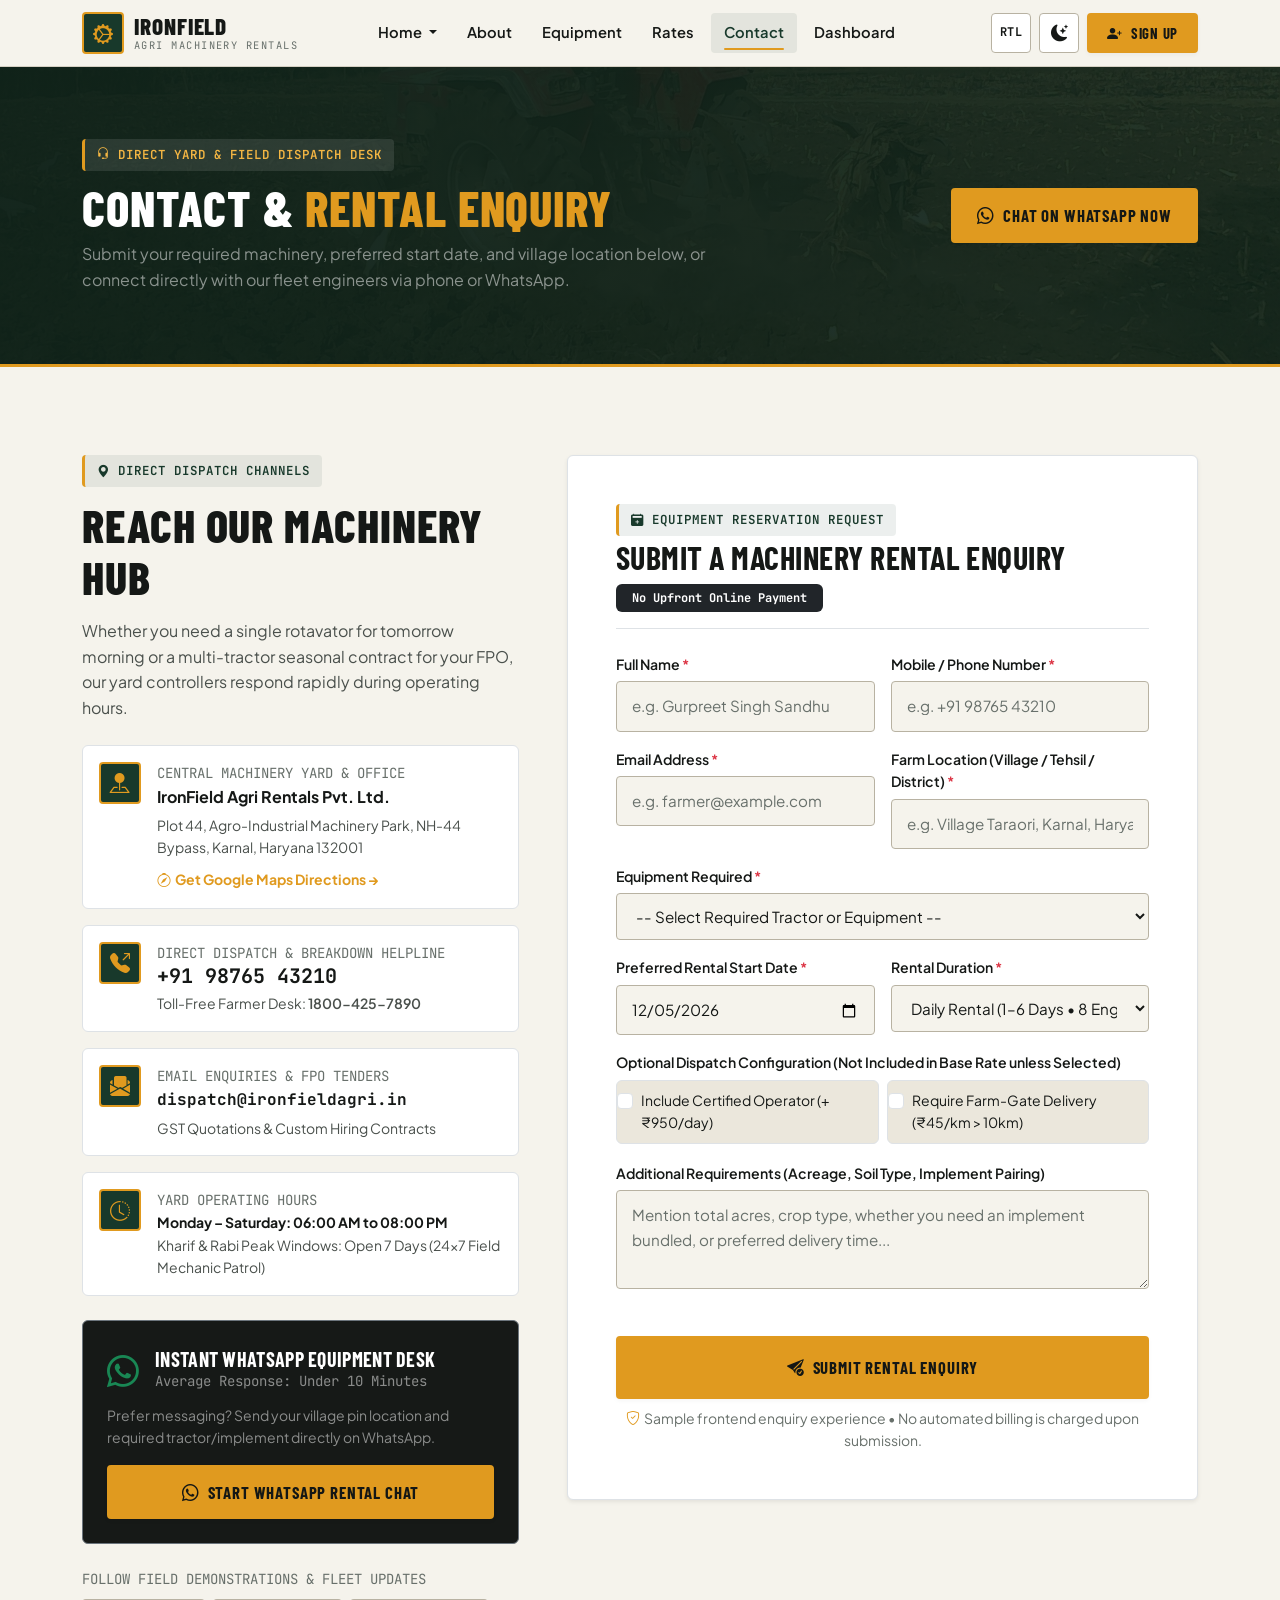
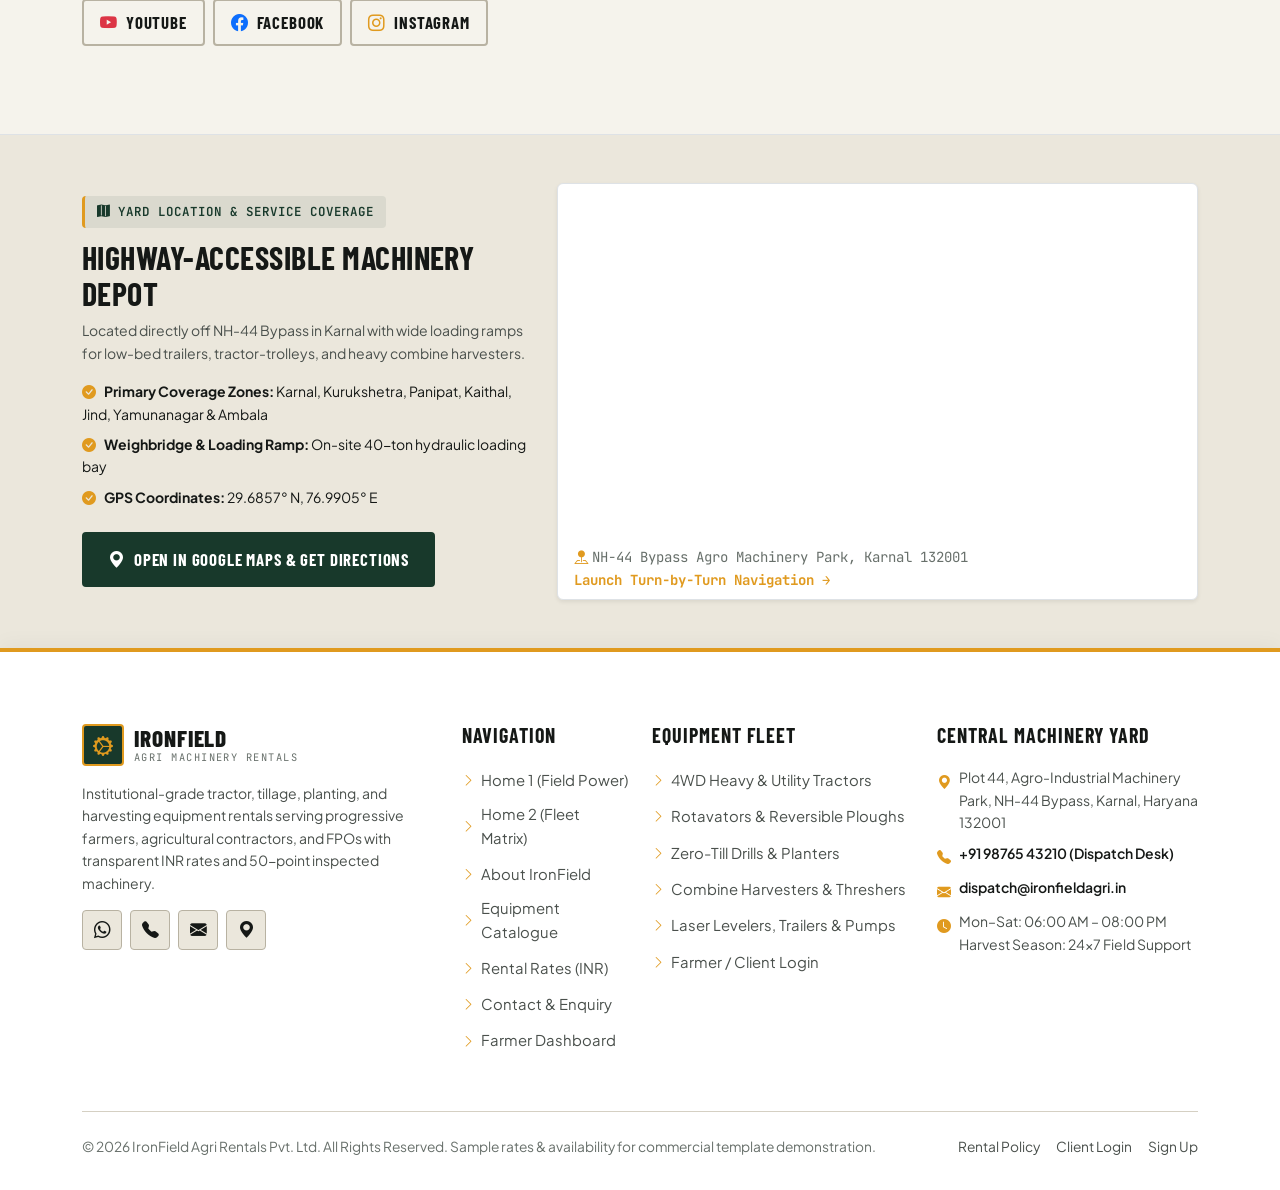
<file: contact.html>
<!DOCTYPE html>
<html lang="en" data-theme="light">
<head>
  <meta charset="UTF-8">
  <meta name="viewport" content="width=device-width, initial-scale=1.0">
  <title>Contact &amp; Equipment Rental Enquiry | IRONFIELD Agri Rentals</title>
  <link rel="icon" type="image/svg+xml" href="assets/images/favicon.svg">
  <meta name="description" content="Submit a tractor or farm machinery rental enquiry, reach our dispatch yard by phone or WhatsApp, or get directions to our NH-44 Karnal depot.">

  <!-- Google Fonts -->
  <link rel="preconnect" href="https://fonts.googleapis.com">
  <link rel="preconnect" href="https://fonts.gstatic.com" crossorigin>
  <link href="https://fonts.googleapis.com/css2?family=Barlow+Condensed:wght@600;700;800&family=JetBrains+Mono:wght@500;600;700&family=Plus+Jakarta+Sans:wght@400;500;600;700&display=swap" rel="stylesheet">

  <!-- Bootstrap 5.3 CSS & Bootstrap Icons -->
  <link href="https://cdn.jsdelivr.net/npm/bootstrap@5.3.3/dist/css/bootstrap.min.css" rel="stylesheet">
  <link href="https://cdn.jsdelivr.net/npm/bootstrap-icons@1.11.3/font/bootstrap-icons.min.css" rel="stylesheet">

  <!-- Custom Design System CSS -->
  <link rel="stylesheet" href="assets/css/style.css">
</head>
<body>

  <!-- Mandatory Sticky Navigation Bar -->
  <header class="sticky-top">
    <nav class="navbar navbar-expand-xl site-navbar" aria-label="Main Navigation">
      <div class="container d-flex align-items-center justify-content-between">
        <a class="navbar-brand-agri" href="index.html">
          <span class="brand-emblem"><i class="bi bi-gear-wide-connected"></i></span>
          <span class="brand-text-wrap">
            <span class="brand-title">IRONFIELD</span>
            <span class="brand-subtitle">Agri Machinery Rentals</span>
          </span>
        </a>

        <!-- Mobile & Tablet Menu Toggle (Only button in header on mobile & tab views) -->
        <button class="navbar-toggler navbar-toggler-agri ms-auto d-xl-none" type="button" data-bs-toggle="collapse" data-bs-target="#mainNavbarCollapse" aria-controls="mainNavbarCollapse" aria-expanded="false" aria-label="Toggle navigation">
          <i class="bi bi-list"></i>
        </button>

        <div class="collapse navbar-collapse" id="mainNavbarCollapse">
          <ul class="navbar-nav mx-auto mb-2 mb-xl-0 align-items-xl-center">
            <li class="nav-item dropdown">
              <a class="nav-link dropdown-toggle" href="index.html" id="homeDropdown" role="button" data-bs-toggle="dropdown" aria-expanded="false">
                Home
              </a>
              <ul class="dropdown-menu" aria-labelledby="homeDropdown">
                <li>
                  <a class="dropdown-item" href="index.html">
                    <div>
                      <span>Home 1 — Field Power</span>
                      <small class="dropdown-item-sub">Cinematic Fleet &amp; Seasonal Showcase</small>
                    </div>
                    <i class="bi bi-arrow-right-short fs-5"></i>
                  </a>
                </li>
                <li>
                  <a class="dropdown-item" href="home-2.html">
                    <div>
                      <span>Home 2 — Fleet Matrix</span>
                      <small class="dropdown-item-sub">Editorial Specs &amp; Live Rate Estimator</small>
                    </div>
                    <i class="bi bi-arrow-right-short fs-5"></i>
                  </a>
                </li>
              </ul>
            </li>
            <li class="nav-item">
              <a class="nav-link" href="about.html">About</a>
            </li>
            <li class="nav-item">
              <a class="nav-link" href="equipment.html">Equipment</a>
            </li>
            <li class="nav-item">
              <a class="nav-link" href="rates.html">Rates</a>
            </li>
            <li class="nav-item">
              <a class="nav-link active" href="contact.html">Contact</a>
            </li>
            <li class="nav-item">
              <a class="nav-link" href="dashboard.html">Dashboard</a>
            </li>
          </ul>

          <!-- Desktop Actions (Matching 40px Height) -->
          <div class="d-none d-xl-flex align-items-center gap-2 navbar-actions-wrap ms-xl-3">
            <button type="button" class="rtl-toggle-btn" data-rtl-toggle aria-label="Toggle RTL Layout">RTL</button>
            <button type="button" class="theme-toggle-btn" data-theme-toggle aria-label="Toggle Light/Dark Theme">
              <i class="bi bi-moon-stars-fill"></i>
            </button>
            <a href="signup.html" class="btn-agri-primary btn-nav-cta">
              <i class="bi bi-person-plus-fill"></i> Sign Up
            </a>
          </div>

          <!-- All Header Buttons Moved Inside Menu Page on Mobile & Tablet Views -->
          <div class="navbar-actions-mobile-wrap d-xl-none mt-3 pt-3 border-top border-secondary-subtle">
            <!-- Preferences: RTL & Theme Toggles -->
            <div class="d-flex align-items-center justify-content-between mb-3 p-2 rounded bg-surface-alt border">
              <span class="small font-mono text-muted-custom">Preferences:</span>
              <div class="d-flex align-items-center gap-2">
                <button type="button" class="rtl-toggle-btn" data-rtl-toggle aria-label="Toggle RTL Layout">RTL</button>
                <button type="button" class="theme-toggle-btn" data-theme-toggle aria-label="Toggle Light/Dark Theme">
                  <i class="bi bi-moon-stars-fill"></i>
                </button>
              </div>
            </div>

            <!-- Action Buttons: Sign Up & Login -->
            <div class="d-grid gap-2">
              <a href="signup.html" class="btn-agri-primary w-100 py-2 text-center">
                <i class="bi bi-person-plus-fill"></i> Sign Up
              </a>
              <a href="login.html" class="btn-agri-outline w-100 py-2 text-center">
                <i class="bi bi-box-arrow-in-right"></i> Farmer Login
              </a>
            </div>
          </div>
        </div>
      </div>
    </nav>
  </header>

  <main>
    <!-- 1. PAGE HERO BANNER (UNIFORM HEIGHT) -->
    <section class="page-hero-banner">
      <img src="assets/images/banner-contact-ploughing.jpg" alt="Tractor Ploughing Farmland — Contact IronField Dispatch" class="page-hero-bg">
      <div class="page-hero-overlay"></div>
      <div class="container position-relative z-2">
        <div class="row g-3 align-items-center">
          <div class="col-lg-8">
            <span class="eyebrow-tag eyebrow-dark"><i class="bi bi-headset"></i> Direct Yard &amp; Field Dispatch Desk</span>
            <h1 class="hero-headline mb-2" style="font-size:clamp(2rem, 3.8vw, 3.2rem);">
              Contact &amp; <span>Rental Enquiry</span>
            </h1>
            <p class="text-white-50 mb-0" style="max-width:650px;">
              Submit your required machinery, preferred start date, and village location below, or connect directly with our fleet engineers via phone or WhatsApp.
            </p>
          </div>
          <div class="col-lg-4 text-lg-end">
            <a href="https://wa.me/919876543210" data-whatsapp-link class="btn-agri-primary">
              <i class="bi bi-whatsapp"></i> Chat on WhatsApp Now
            </a>
          </div>
        </div>
      </div>
    </section>

    <!-- 2. CONTACT DETAILS & RENTAL ENQUIRY FORM -->
    <section class="section-padding" id="enquiry-form">
      <div class="container">
        <div class="row g-5">
          <!-- Left Column: Business Address, Phone, Email, WhatsApp, Hours & Social -->
          <div class="col-xl-5">
            <span class="eyebrow-tag"><i class="bi bi-geo-alt-fill"></i> Direct Dispatch Channels</span>
            <h2 class="section-title mb-3">Reach Our Machinery Hub</h2>
            <p class="text-secondary-custom mb-4">
              Whether you need a single rotavator for tomorrow morning or a multi-tractor seasonal contract for your FPO, our yard controllers respond rapidly during operating hours.
            </p>

            <div class="row g-3 mb-4 justify-content-center">
              <!-- Address -->
              <div class="col-md-6 col-xl-12">
                <div class="p-3 rounded bg-surface border d-flex gap-3 align-items-start h-100">
                  <span class="brand-emblem flex-shrink-0"><i class="bi bi-pin-map-fill"></i></span>
                  <div>
                    <span class="font-mono small text-muted-custom text-uppercase d-block">Central Machinery Yard &amp; Office</span>
                    <strong class="d-block mb-1">IronField Agri Rentals Pvt. Ltd.</strong>
                    <p class="small text-secondary-custom mb-2 d-block">Plot 44, Agro-Industrial Machinery Park, NH-44 Bypass, Karnal, Haryana 132001</p>
                    <a href="https://www.google.com/maps" data-directions-link class="small fw-bold text-accent d-inline-block">
                      <i class="bi bi-compass me-1"></i>Get Google Maps Directions &rarr;
                    </a>
                  </div>
                </div>
              </div>

              <!-- Phone Numbers -->
              <div class="col-md-6 col-xl-12">
                <div class="p-3 rounded bg-surface border d-flex gap-3 align-items-start h-100">
                  <span class="brand-emblem flex-shrink-0"><i class="bi bi-telephone-outbound-fill"></i></span>
                  <div>
                    <span class="font-mono small text-muted-custom text-uppercase d-block">Direct Dispatch &amp; Breakdown Helpline</span>
                    <a href="tel:+919876543210" data-phone-link class="h5 font-mono fw-bold d-block mb-1 text-decoration-none">+91 98765 43210</a>
                    <span class="small text-secondary-custom d-block">Toll-Free Farmer Desk: <a href="tel:18004257890" class="fw-semibold">1800-425-7890</a></span>
                  </div>
                </div>
              </div>

              <!-- Email -->
              <div class="col-md-6 col-xl-12">
                <div class="p-3 rounded bg-surface border d-flex gap-3 align-items-start h-100">
                  <span class="brand-emblem flex-shrink-0"><i class="bi bi-envelope-paper-fill"></i></span>
                  <div>
                    <span class="font-mono small text-muted-custom text-uppercase d-block">Email Enquiries &amp; FPO Tenders</span>
                    <a href="mailto:dispatch@ironfieldagri.in" data-email-link class="fw-bold font-mono d-block mb-1">dispatch@ironfieldagri.in</a>
                    <span class="small text-secondary-custom d-block">GST Quotations &amp; Custom Hiring Contracts</span>
                  </div>
                </div>
              </div>

              <!-- Operating Hours -->
              <div class="col-md-6 col-xl-12">
                <div class="p-3 rounded bg-surface border d-flex gap-3 align-items-start h-100">
                  <span class="brand-emblem flex-shrink-0"><i class="bi bi-clock-history"></i></span>
                  <div>
                    <span class="font-mono small text-muted-custom text-uppercase d-block">Yard Operating Hours</span>
                    <strong class="d-block small">Monday – Saturday: 06:00 AM to 08:00 PM</strong>
                    <span class="small text-secondary-custom d-block">Kharif &amp; Rabi Peak Windows: Open 7 Days (24x7 Field Mechanic Patrol)</span>
                  </div>
                </div>
              </div>
            </div>

            <!-- WhatsApp Direct CTA Card -->
            <div class="p-4 rounded bg-charcoal text-white border border-secondary mb-4">
              <div class="d-flex align-items-center gap-3 mb-2">
                <i class="bi bi-whatsapp fs-2 text-success"></i>
                <div>
                  <h3 class="h5 font-heading text-uppercase text-white mb-0 d-block">Instant WhatsApp Equipment Desk</h3>
                  <span class="small text-white-50 font-mono d-block">Average Response: Under 10 Minutes</span>
                </div>
              </div>
              <p class="small text-white-50 mb-3 d-block">
                Prefer messaging? Send your village pin location and required tractor/implement directly on WhatsApp.
              </p>
              <a href="https://wa.me/919876543210" data-whatsapp-link class="btn-agri-primary w-100">
                <i class="bi bi-whatsapp"></i> Start WhatsApp Rental Chat
              </a>
            </div>

            <!-- Social Media Links -->
            <div>
              <span class="font-mono small text-uppercase text-muted-custom d-block mb-2">Follow Field Demonstrations &amp; Fleet Updates</span>
              <div class="d-flex flex-wrap gap-2">
                <a href="https://youtube.com" target="_blank" rel="noopener noreferrer" class="btn-agri-outline py-2 px-3 small" aria-label="YouTube Channel">
                  <i class="bi bi-youtube text-danger"></i> YouTube
                </a>
                <a href="https://facebook.com" target="_blank" rel="noopener noreferrer" class="btn-agri-outline py-2 px-3 small" aria-label="Facebook Page">
                  <i class="bi bi-facebook text-primary"></i> Facebook
                </a>
                <a href="https://instagram.com" target="_blank" rel="noopener noreferrer" class="btn-agri-outline py-2 px-3 small" aria-label="Instagram Profile">
                  <i class="bi bi-instagram text-accent"></i> Instagram
                </a>
              </div>
            </div>
          </div>

          <!-- Right Column: Validated Rental Enquiry Form -->
          <div class="col-xl-7">
            <div class="p-4 p-md-5 rounded bg-surface border shadow-sm">
              <div class="d-flex justify-content-between align-items-start flex-wrap gap-2 pb-3 mb-4 border-bottom">
                <div>
                  <span class="eyebrow-tag mb-1"><i class="bi bi-calendar2-plus-fill"></i> Equipment Reservation Request</span>
                  <h2 class="h2 font-heading text-uppercase mb-0">Submit a Machinery Rental Enquiry</h2>
                </div>
                <span class="badge bg-dark font-mono py-2 px-3">No Upfront Online Payment</span>
              </div>

              <form id="rentalEnquiryForm" novalidate>
                <div class="row g-3">
                  <!-- 1. Full Name -->
                  <div class="col-md-6">
                    <label for="enquiryFullName" class="form-label-agri">Full Name <span class="text-danger">*</span></label>
                    <input type="text" id="enquiryFullName" name="fullName" class="form-control-agri" placeholder="e.g. Gurpreet Singh Sandhu" required>
                  </div>

                  <!-- 2. Phone Number -->
                  <div class="col-md-6">
                    <label for="enquiryPhone" class="form-label-agri">Mobile / Phone Number <span class="text-danger">*</span></label>
                    <input type="tel" id="enquiryPhone" name="phone" class="form-control-agri" placeholder="e.g. +91 98765 43210" required>
                  </div>

                  <!-- 3. Email Address -->
                  <div class="col-md-6">
                    <label for="enquiryEmail" class="form-label-agri">Email Address <span class="text-danger">*</span></label>
                    <input type="email" id="enquiryEmail" name="email" class="form-control-agri" placeholder="e.g. farmer@example.com" required>
                  </div>

                  <!-- 4. Farm Location -->
                  <div class="col-md-6">
                    <label for="enquiryLocation" class="form-label-agri">Farm Location (Village / Tehsil / District) <span class="text-danger">*</span></label>
                    <input type="text" id="enquiryLocation" name="location" class="form-control-agri" placeholder="e.g. Village Taraori, Karnal, Haryana" required>
                  </div>

                  <!-- 5. Equipment Required -->
                  <div class="col-12">
                    <label for="enquiryEquipment" class="form-label-agri">Equipment Required <span class="text-danger">*</span></label>
                    <select id="enquiryEquipment" name="equipment" class="form-select-agri" required>
                      <!-- Populated dynamically by assets/js/main.js from EQUIPMENT_DATA -->
                      <option value="">-- Select Required Tractor or Equipment --</option>
                    </select>
                  </div>

                  <!-- 6. Preferred Rental Start Date -->
                  <div class="col-md-6">
                    <label for="enquiryStartDate" class="form-label-agri">Preferred Rental Start Date <span class="text-danger">*</span></label>
                    <input type="date" id="enquiryStartDate" name="startDate" class="form-control-agri" required>
                  </div>

                  <!-- 7. Rental Duration -->
                  <div class="col-md-6">
                    <label for="enquiryDuration" class="form-label-agri">Rental Duration <span class="text-danger">*</span></label>
                    <select id="enquiryDuration" name="duration" class="form-select-agri" required>
                      <option value="Daily Rental (1–6 Days)">Daily Rental (1–6 Days &bull; 8 Engine Hrs/Day)</option>
                      <option value="Weekly Rental (1–3 Weeks)">Weekly Rental (1–3 Weeks &bull; Save ~12%)</option>
                      <option value="Monthly / Seasonal Contract">Monthly / Seasonal Contract (Save ~25%)</option>
                      <option value="Custom Multi-Machine Contract">Custom Multi-Machine / FPO Package</option>
                    </select>
                  </div>

                  <!-- Optional Service Configuration Checkboxes -->
                  <div class="col-12">
                    <span class="form-label-agri">Optional Dispatch Configuration (Not Included in Base Rate unless Selected)</span>
                    <div class="row g-2">
                      <div class="col-sm-6">
                        <div class="form-check p-2 ps-4 rounded bg-surface-alt border">
                          <input class="form-check-input" type="checkbox" id="optOperator" name="optOperator">
                          <label class="form-check-label small" for="optOperator">
                            Include Certified Operator (+₹950/day)
                          </label>
                        </div>
                      </div>
                      <div class="col-sm-6">
                        <div class="form-check p-2 ps-4 rounded bg-surface-alt border">
                          <input class="form-check-input" type="checkbox" id="optDelivery" name="optDelivery">
                          <label class="form-check-label small" for="optDelivery">
                            Require Farm-Gate Delivery (₹45/km &gt; 10km)
                          </label>
                        </div>
                      </div>
                    </div>
                  </div>

                  <!-- 8. Additional Requirements -->
                  <div class="col-12">
                    <label for="enquiryNotes" class="form-label-agri">Additional Requirements (Acreage, Soil Type, Implement Pairing)</label>
                    <textarea id="enquiryNotes" name="notes" rows="3" class="form-control-agri" placeholder="Mention total acres, crop type, whether you need an implement bundled, or preferred delivery time..."></textarea>
                  </div>

                  <!-- Validation / Confirmation Feedback Container -->
                  <div class="col-12" id="enquiryFormFeedback" aria-live="polite"></div>

                  <!-- 9. Submit Rental Enquiry Button -->
                  <div class="col-12 pt-2">
                    <button type="submit" class="btn-agri-primary w-100 py-3">
                      <i class="bi bi-send-check-fill"></i> Submit Rental Enquiry
                    </button>
                    <p class="small text-muted-custom text-center mt-2 mb-0">
                      <i class="bi bi-shield-check text-accent me-1"></i>Sample frontend enquiry experience &bull; No automated billing is charged upon submission.
                    </p>
                  </div>
                </div>
              </form>
            </div>
          </div>
        </div>
      </div>
    </section>

    <!-- 3. MAP / YARD LOCATION & DIRECTIONS SECTION -->
    <section class="section-padding-sm bg-surface-alt border-top">
      <div class="container">
        <div class="row g-4 align-items-center">
          <div class="col-xl-5">
            <span class="eyebrow-tag"><i class="bi bi-map-fill"></i> Yard Location &amp; Service Coverage</span>
            <h2 class="h2 font-heading text-uppercase mb-2">Highway-Accessible Machinery Depot</h2>
            <p class="text-secondary-custom small mb-3">
              Located directly off NH-44 Bypass in Karnal with wide loading ramps for low-bed trailers, tractor-trolleys, and heavy combine harvesters.
            </p>
            <ul class="list-unstyled small mb-4">
              <li class="mb-2"><i class="bi bi-check-circle-fill text-accent me-2"></i><strong>Primary Coverage Zones:</strong> Karnal, Kurukshetra, Panipat, Kaithal, Jind, Yamunanagar &amp; Ambala</li>
              <li class="mb-2"><i class="bi bi-check-circle-fill text-accent me-2"></i><strong>Weighbridge &amp; Loading Ramp:</strong> On-site 40-ton hydraulic loading bay</li>
              <li class="mb-2"><i class="bi bi-check-circle-fill text-accent me-2"></i><strong>GPS Coordinates:</strong> 29.6857° N, 76.9905° E</li>
            </ul>
            <a href="https://www.google.com/maps" data-directions-link class="btn-agri-forest">
              <i class="bi bi-geo-alt-fill"></i> Open in Google Maps &amp; Get Directions
            </a>
          </div>

          <div class="col-xl-7">
            <div class="rounded overflow-hidden border shadow-sm bg-surface p-2">
              <iframe
                title="IronField Agri Rentals Regional Yard Map - Karnal Haryana"
                src="https://www.openstreetmap.org/export/embed.html?bbox=76.9300%2C29.6400%2C77.0500%2C29.7300&amp;layer=mapnik&amp;marker=29.6857%2C76.9905"
                style="width:100%;height:340px;border:0;border-radius:6px;"
                loading="lazy">
              </iframe>
              <div class="d-flex flex-wrap justify-content-between align-items-center px-2 pt-2 small font-mono text-muted-custom">
                <span><i class="bi bi-pin-map-fill text-accent me-1"></i>NH-44 Bypass Agro Machinery Park, Karnal 132001</span>
                <a href="https://www.google.com/maps" data-directions-link class="text-accent fw-bold">Launch Turn-by-Turn Navigation &rarr;</a>
              </div>
            </div>
          </div>
        </div>
      </div>
    </section>
  </main>

  <!-- MULTI-COLUMN FOOTER (WHITE BG IN LIGHT MODE) -->
  <footer class="site-footer">
    <div class="container">
      <div class="row g-4">
        <div class="col-lg-4">
          <a class="navbar-brand-agri mb-3" href="index.html">
            <span class="brand-emblem"><i class="bi bi-gear-wide-connected"></i></span>
            <span class="brand-text-wrap">
              <span class="brand-title footer-brand-title">IRONFIELD</span>
              <span class="brand-subtitle footer-brand-sub">Agri Machinery Rentals</span>
            </span>
          </a>
          <p class="small footer-text mb-3">
            Institutional-grade tractor, tillage, planting, and harvesting equipment rentals serving progressive farmers, agricultural contractors, and FPOs with transparent INR rates and 50-point inspected machinery.
          </p>
          <div class="d-flex gap-2">
            <a href="https://wa.me/919876543210" data-whatsapp-link class="footer-social-btn" aria-label="WhatsApp"><i class="bi bi-whatsapp"></i></a>
            <a href="tel:+919876543210" data-phone-link class="footer-social-btn" aria-label="Phone"><i class="bi bi-telephone-fill"></i></a>
            <a href="mailto:dispatch@ironfieldagri.in" data-email-link class="footer-social-btn" aria-label="Email"><i class="bi bi-envelope-fill"></i></a>
            <a href="https://www.google.com/maps" data-directions-link class="footer-social-btn" aria-label="Directions"><i class="bi bi-geo-alt-fill"></i></a>
          </div>
        </div>

        <div class="col-6 col-lg-2">
          <h5>Navigation</h5>
          <ul class="footer-links">
            <li><a href="index.html"><i class="bi bi-chevron-right small text-accent"></i>Home 1 (Field Power)</a></li>
            <li><a href="home-2.html"><i class="bi bi-chevron-right small text-accent"></i>Home 2 (Fleet Matrix)</a></li>
            <li><a href="about.html"><i class="bi bi-chevron-right small text-accent"></i>About IronField</a></li>
            <li><a href="equipment.html"><i class="bi bi-chevron-right small text-accent"></i>Equipment Catalogue</a></li>
            <li><a href="rates.html"><i class="bi bi-chevron-right small text-accent"></i>Rental Rates (INR)</a></li>
            <li><a href="contact.html"><i class="bi bi-chevron-right small text-accent"></i>Contact &amp; Enquiry</a></li>
            <li><a href="dashboard.html"><i class="bi bi-chevron-right small text-accent"></i>Farmer Dashboard</a></li>
          </ul>
        </div>

        <div class="col-6 col-lg-3">
          <h5>Equipment Fleet</h5>
          <ul class="footer-links">
            <li><a href="equipment.html?category=tractors"><i class="bi bi-chevron-right small text-accent"></i>4WD Heavy &amp; Utility Tractors</a></li>
            <li><a href="equipment.html?category=land-prep"><i class="bi bi-chevron-right small text-accent"></i>Rotavators &amp; Reversible Ploughs</a></li>
            <li><a href="equipment.html?category=planting-harvesting"><i class="bi bi-chevron-right small text-accent"></i>Zero-Till Drills &amp; Planters</a></li>
            <li><a href="equipment.html?category=planting-harvesting&sub=Harvesters"><i class="bi bi-chevron-right small text-accent"></i>Combine Harvesters &amp; Threshers</a></li>
            <li><a href="equipment.html?category=other-machinery"><i class="bi bi-chevron-right small text-accent"></i>Laser Levelers, Trailers &amp; Pumps</a></li>
            <li><a href="login.html"><i class="bi bi-chevron-right small text-accent"></i>Farmer / Client Login</a></li>
          </ul>
        </div>

        <div class="col-lg-3">
          <h5>Central Machinery Yard</h5>
          <ul class="list-unstyled small footer-text mb-0">
            <li class="mb-2 d-flex gap-2">
              <i class="bi bi-geo-alt-fill text-accent mt-1"></i>
              <span>Plot 44, Agro-Industrial Machinery Park, NH-44 Bypass, Karnal, Haryana 132001</span>
            </li>
            <li class="mb-2 d-flex gap-2">
              <i class="bi bi-telephone-fill text-accent mt-1"></i>
              <a href="tel:+919876543210" data-phone-link class="footer-contact-link text-decoration-none">+91 98765 43210 (Dispatch Desk)</a>
            </li>
            <li class="mb-2 d-flex gap-2">
              <i class="bi bi-envelope-fill text-accent mt-1"></i>
              <a href="mailto:dispatch@ironfieldagri.in" data-email-link class="footer-contact-link text-decoration-none">dispatch@ironfieldagri.in</a>
            </li>
            <li class="d-flex gap-2">
              <i class="bi bi-clock-fill text-accent mt-1"></i>
              <span>Mon–Sat: 06:00 AM – 08:00 PM<br>Harvest Season: 24x7 Field Support</span>
            </li>
          </ul>
        </div>
      </div>

      <div class="footer-bottom d-flex flex-column flex-md-row justify-content-between align-items-center gap-2">
        <div>&copy; 2026 IronField Agri Rentals Pvt. Ltd. All Rights Reserved. Sample rates &amp; availability for commercial template demonstration.</div>
        <div class="d-flex gap-3">
          <a href="rates.html#rental-conditions">Rental Policy</a>
          <a href="login.html">Client Login</a>
          <a href="signup.html">Sign Up</a>
        </div>
      </div>
    </div>
  </footer>

  <!-- Back to Top Button -->
  <button type="button" class="back-to-top-btn" id="backToTopBtn" aria-label="Back to top">
    <i class="bi bi-arrow-up"></i>
  </button>

  <!-- Scripts -->
  <script src="https://cdn.jsdelivr.net/npm/bootstrap@5.3.3/dist/js/bootstrap.bundle.min.js"></script>
  <script src="https://cdn.jsdelivr.net/npm/gsap@3.12.5/dist/gsap.min.js"></script>
  <script src="assets/js/data.js"></script>
  <script src="assets/js/main.js"></script>
</body>
</html>
</file>
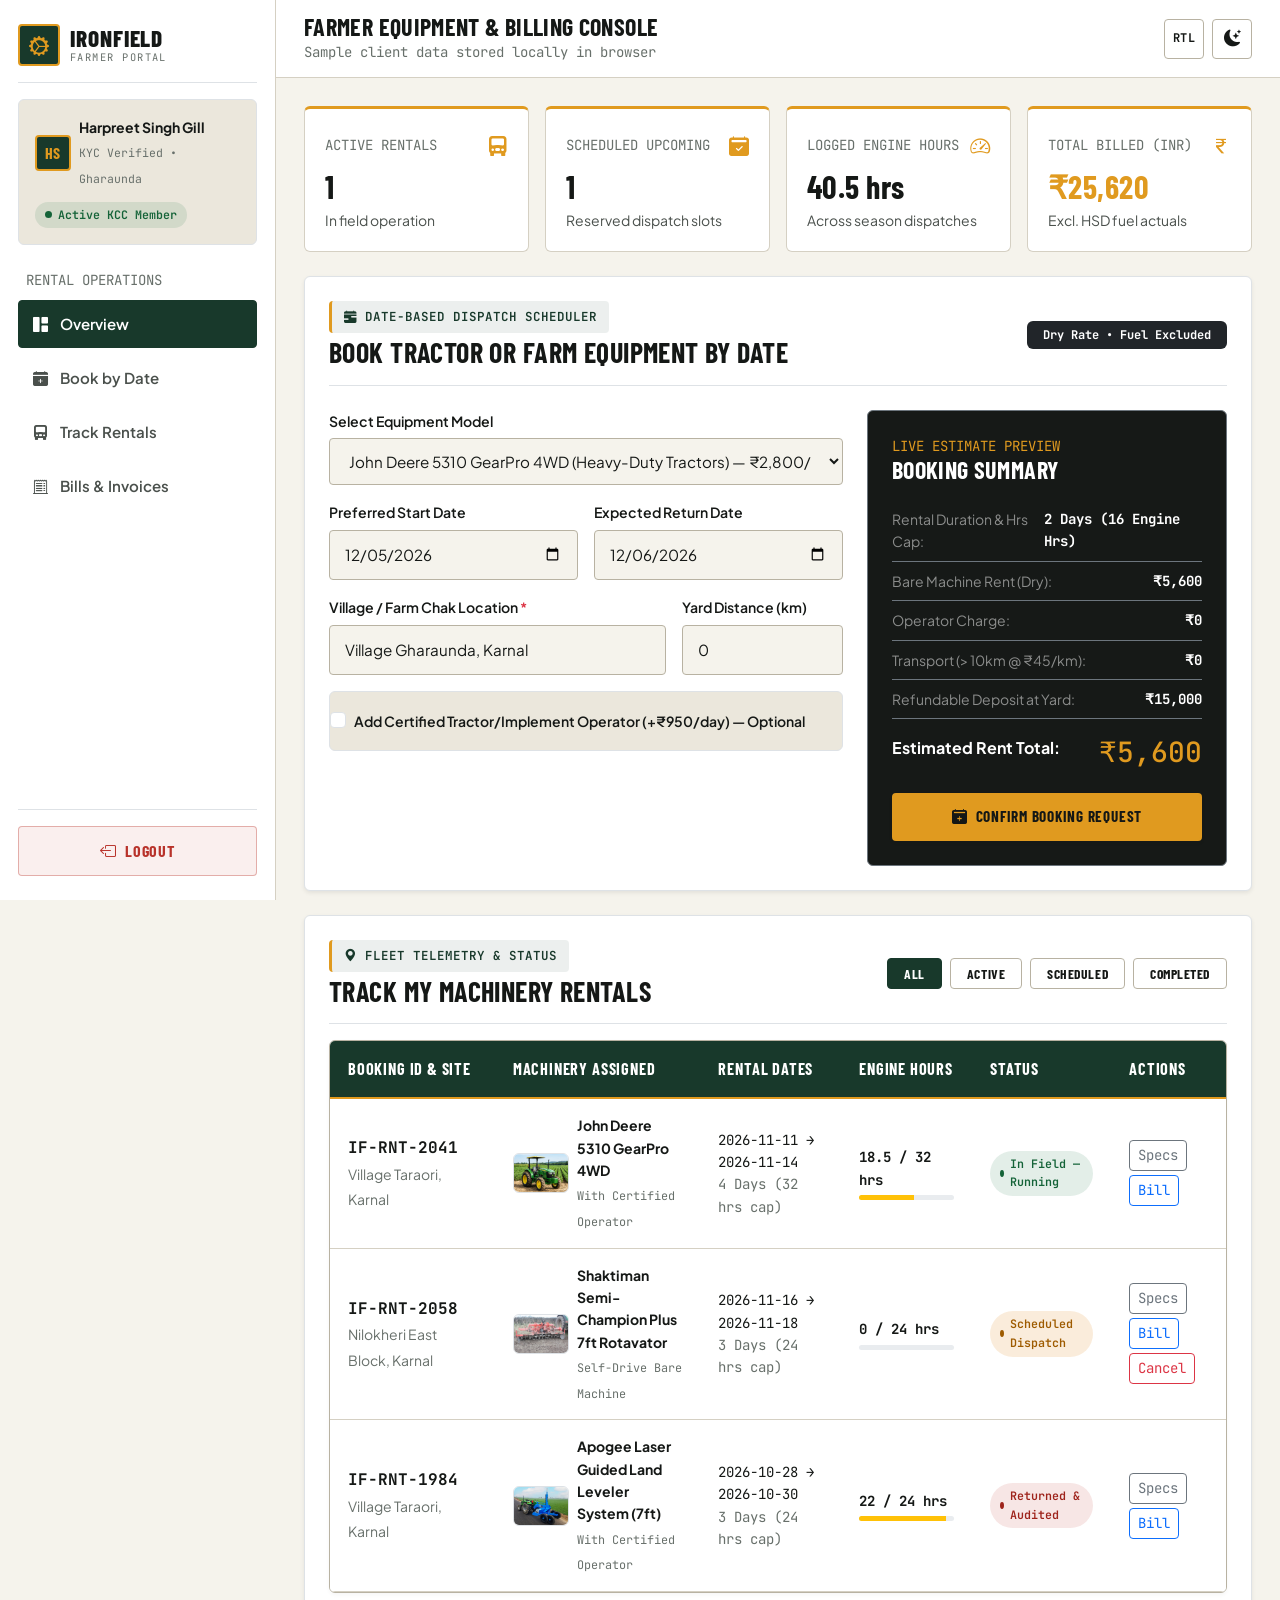
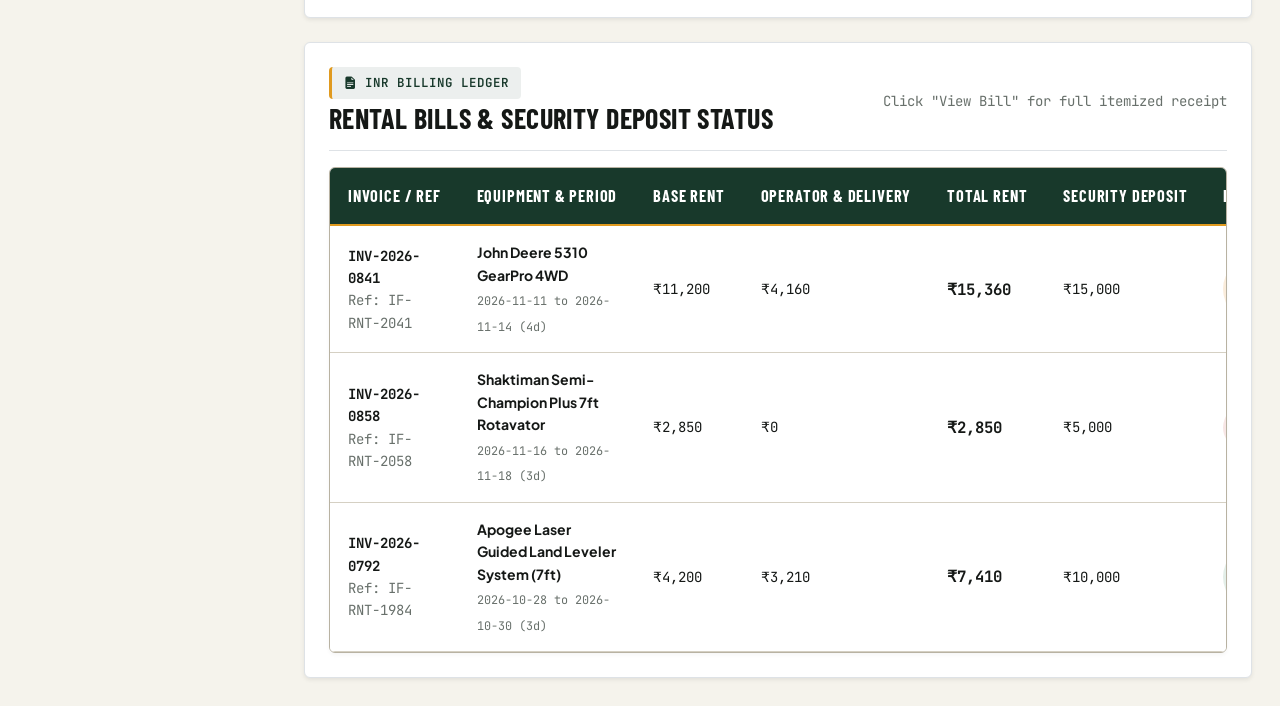
<file: dashboard.html>
<!DOCTYPE html>
<html lang="en" data-theme="light">
<head>
  <meta charset="UTF-8">
  <meta name="viewport" content="width=device-width, initial-scale=1.0">
  <title>Farmer Dashboard — Book, Track Rentals &amp; Bills | IRONFIELD Agri Rentals</title>
  <meta name="description" content="Farmer Dashboard for booking tractors and farm equipment by date, tracking active &amp; scheduled rentals, and viewing itemized INR rental bills.">
  <link rel="icon" type="image/svg+xml" href="assets/images/favicon.svg">

  <!-- Google Fonts -->
  <link rel="preconnect" href="https://fonts.googleapis.com">
  <link rel="preconnect" href="https://fonts.gstatic.com" crossorigin>
  <link href="https://fonts.googleapis.com/css2?family=Barlow+Condensed:wght@600;700;800&family=JetBrains+Mono:wght@500;600;700&family=Plus+Jakarta+Sans:wght@400;500;600;700&display=swap" rel="stylesheet">

  <!-- Bootstrap 5.3 CSS & Bootstrap Icons -->
  <link href="https://cdn.jsdelivr.net/npm/bootstrap@5.3.3/dist/css/bootstrap.min.css" rel="stylesheet">
  <link href="https://cdn.jsdelivr.net/npm/bootstrap-icons@1.11.3/font/bootstrap-icons.min.css" rel="stylesheet">

  <!-- Custom Design System CSS -->
  <link rel="stylesheet" href="assets/css/style.css">
</head>
<body>

  <!-- Mobile Sidebar Backdrop -->
  <div class="dashboard-backdrop" id="dashboardBackdrop"></div>

  <!-- Full-Height Left Sidebar + Main Workspace Shell -->
  <div class="dashboard-shell" id="farmerDashboardShell">
    <!-- Left Full-Height Menu (Top to Bottom with Logout Button) -->
    <aside class="dashboard-sidebar" id="dashboardSidebar" aria-label="Farmer Dashboard Sidebar">
      <div>
        <!-- Brand Header & Mobile Close -->
        <div class="d-flex align-items-center justify-content-between pb-3 mb-3 border-bottom">
          <a class="navbar-brand-agri" href="index.html">
            <span class="brand-emblem"><i class="bi bi-gear-wide-connected"></i></span>
            <span class="brand-text-wrap">
              <span class="brand-title">IRONFIELD</span>
              <span class="brand-subtitle">Farmer Portal</span>
            </span>
          </a>
          <button type="button" class="btn btn-sm btn-outline-secondary d-lg-none" id="closeDashboardSidebar" aria-label="Close Sidebar">
            <i class="bi bi-x-lg"></i>
          </button>
        </div>

        <!-- Farmer Account Card -->
        <div class="p-3 rounded bg-surface-alt border mb-4">
          <div class="d-flex align-items-center gap-2 mb-1">
            <span class="brand-emblem font-heading" style="width:36px;height:36px;font-size:1rem;">HS</span>
            <div>
              <strong class="d-block small">Harpreet Singh Gill</strong>
              <span class="font-mono text-muted-custom" style="font-size:0.72rem;">KYC Verified &bull; Gharaunda</span>
            </div>
          </div>
          <span class="status-pill status-available mt-2">Active KCC Member</span>
        </div>

        <!-- Sidebar Navigation Items -->
        <span class="font-mono small text-muted-custom text-uppercase d-block mb-2 px-2">Rental Operations</span>
        <ul class="dashboard-nav-list mb-4">
          <li>
            <button type="button" class="dashboard-nav-btn active" data-dash-section="overview">
              <i class="bi bi-grid-1x2-fill"></i>
              <span>Overview</span>
            </button>
          </li>
          <li>
            <button type="button" class="dashboard-nav-btn" data-dash-section="sectionBook">
              <i class="bi bi-calendar-plus-fill"></i>
              <span>Book by Date</span>
            </button>
          </li>
          <li>
            <button type="button" class="dashboard-nav-btn" data-dash-section="sectionRentals">
              <i class="bi bi-truck-front-fill"></i>
              <span>Track Rentals</span>
            </button>
          </li>
          <li>
            <button type="button" class="dashboard-nav-btn" data-dash-section="sectionBills">
              <i class="bi bi-receipt-cutoff"></i>
              <span>Bills &amp; Invoices</span>
            </button>
          </li>
        </ul>
      </div>

      <!-- Mobile & Tablet Preferences (Moved Inside Menu Page) -->
      <div class="d-lg-none p-2 mt-auto mb-2 rounded bg-surface-alt border d-flex align-items-center justify-content-between">
        <span class="small font-mono text-muted-custom">Preferences:</span>
        <div class="d-flex align-items-center gap-2">
          <button type="button" class="rtl-toggle-btn" data-rtl-toggle aria-label="Toggle RTL Layout">RTL</button>
          <button type="button" class="theme-toggle-btn" data-theme-toggle aria-label="Toggle Light/Dark Theme">
            <i class="bi bi-moon-stars-fill"></i>
          </button>
        </div>
      </div>

      <!-- Bottom Pinned Logout Button -->
      <div class="pt-3 border-top">
        <a href="login.html" class="dashboard-logout-btn">
          <i class="bi bi-box-arrow-left"></i>
          <span>Logout</span>
        </a>
      </div>
    </aside>

    <!-- Main Dashboard Content Area -->
    <div class="dashboard-main">
      <!-- Sticky Topbar -->
      <header class="dashboard-topbar">
        <div>
          <h1 class="h4 font-heading text-uppercase mb-0 d-block">Farmer Equipment &amp; Billing Console</h1>
          <span class="small text-muted-custom font-mono d-none d-sm-block">Sample client data stored locally in browser</span>
        </div>

        <!-- Right-Aligned Header Controls: On desktop shows RTL & Theme; On mobile & tab views ONLY the sidebar menu button is in header -->
        <div class="d-flex align-items-center gap-2 ms-auto">
          <button type="button" class="rtl-toggle-btn d-none d-lg-inline-flex" data-rtl-toggle aria-label="Toggle RTL Layout">RTL</button>
          <button type="button" class="theme-toggle-btn d-none d-lg-inline-flex" data-theme-toggle aria-label="Toggle Light/Dark Theme">
            <i class="bi bi-moon-stars-fill"></i>
          </button>
          <button type="button" class="navbar-toggler-agri d-lg-none" id="openDashboardSidebar" aria-label="Open Dashboard Menu">
            <i class="bi bi-list"></i>
          </button>
        </div>
      </header>

      <!-- Dashboard Workspace -->
      <main class="dashboard-content">
        <!-- KPI Summary Row -->
        <div class="row g-3 mb-4 justify-content-center">
          <div class="col-6 col-md-6 col-xl-3">
            <div class="kpi-card-agri">
              <div class="d-flex justify-content-between align-items-center mb-2">
                <span class="small font-mono text-muted-custom text-uppercase">Active Rentals</span>
                <i class="bi bi-truck-front-fill text-accent fs-5"></i>
              </div>
              <div class="h2 font-heading fw-bold mb-1 d-block" id="kpiActiveRentals">1</div>
              <span class="small text-secondary-custom d-block">In field operation</span>
            </div>
          </div>
          <div class="col-6 col-md-6 col-xl-3">
            <div class="kpi-card-agri">
              <div class="d-flex justify-content-between align-items-center mb-2">
                <span class="small font-mono text-muted-custom text-uppercase">Scheduled Upcoming</span>
                <i class="bi bi-calendar2-check-fill text-accent fs-5"></i>
              </div>
              <div class="h2 font-heading fw-bold mb-1 d-block" id="kpiScheduledRentals">1</div>
              <span class="small text-secondary-custom d-block">Reserved dispatch slots</span>
            </div>
          </div>
          <div class="col-6 col-md-6 col-xl-3">
            <div class="kpi-card-agri">
              <div class="d-flex justify-content-between align-items-center mb-2">
                <span class="small font-mono text-muted-custom text-uppercase">Logged Engine Hours</span>
                <i class="bi bi-speedometer2 text-accent fs-5"></i>
              </div>
              <div class="h2 font-heading fw-bold mb-1 d-block" id="kpiEngineHours">29.5 hrs</div>
              <span class="small text-secondary-custom d-block">Across season dispatches</span>
            </div>
          </div>
          <div class="col-6 col-md-6 col-xl-3">
            <div class="kpi-card-agri">
              <div class="d-flex justify-content-between align-items-center mb-2">
                <span class="small font-mono text-muted-custom text-uppercase">Total Billed (INR)</span>
                <i class="bi bi-currency-rupee text-accent fs-5"></i>
              </div>
              <div class="h2 font-heading fw-bold mb-1 text-accent d-block" id="kpiTotalBills">₹25,400</div>
              <span class="small text-secondary-custom d-block">Excl. HSD fuel actuals</span>
            </div>
          </div>
        </div>

        <!-- PANEL 1: BOOK EQUIPMENT BY DATE -->
        <section class="dash-view-panel mb-4" id="sectionBook">
          <div class="p-4 rounded bg-surface border shadow-sm">
            <div class="d-flex justify-content-between align-items-center flex-wrap gap-2 pb-3 mb-4 border-bottom">
              <div>
                <span class="eyebrow-tag mb-1"><i class="bi bi-calendar-range-fill"></i> Date-Based Dispatch Scheduler</span>
                <h2 class="h3 font-heading text-uppercase mb-0 d-block">Book Tractor or Farm Equipment by Date</h2>
              </div>
              <span class="badge bg-dark font-mono py-2 px-3">Dry Rate &bull; Fuel Excluded</span>
            </div>

            <form id="dashBookingForm" novalidate>
              <div class="row g-4 align-items-start">
                <div class="col-xl-7">
                  <div class="row g-3">
                    <div class="col-12">
                      <label for="dashBookEquipment" class="form-label-agri">Select Equipment Model</label>
                      <select id="dashBookEquipment" class="form-select-agri"></select>
                    </div>
                    <div class="col-sm-6">
                      <label for="dashBookStartDate" class="form-label-agri">Preferred Start Date</label>
                      <input type="date" id="dashBookStartDate" class="form-control-agri" required>
                    </div>
                    <div class="col-sm-6">
                      <label for="dashBookEndDate" class="form-label-agri">Expected Return Date</label>
                      <input type="date" id="dashBookEndDate" class="form-control-agri" required>
                    </div>
                    <div class="col-sm-8">
                      <label for="dashBookLocation" class="form-label-agri">Village / Farm Chak Location <span class="text-danger">*</span></label>
                      <input type="text" id="dashBookLocation" class="form-control-agri" value="Village Gharaunda, Karnal" placeholder="e.g. Village Nilokheri, Karnal" required>
                    </div>
                    <div class="col-sm-4">
                      <label for="dashBookDistance" class="form-label-agri">Yard Distance (km)</label>
                      <input type="number" id="dashBookDistance" class="form-control-agri" value="0" min="0" max="250">
                    </div>
                    <div class="col-12">
                      <div class="form-check p-3 ps-4 rounded bg-surface-alt border">
                        <input class="form-check-input" type="checkbox" id="dashBookOperator">
                        <label class="form-check-label small fw-semibold" for="dashBookOperator">
                          Add Certified Tractor/Implement Operator (+₹950/day) &mdash; Optional
                        </label>
                      </div>
                    </div>
                    <div class="col-12" id="dashBookingFeedback" aria-live="polite"></div>
                  </div>
                </div>

                <!-- Live Rate Breakdown Card -->
                <div class="col-xl-5">
                  <div class="p-4 rounded bg-charcoal text-white border border-secondary">
                    <span class="font-mono small text-accent d-block">LIVE ESTIMATE PREVIEW</span>
                    <h3 class="h4 font-heading text-uppercase text-white mb-3">Booking Summary</h3>

                    <div class="d-flex justify-content-between py-2 border-bottom border-secondary small">
                      <span class="text-white-50">Rental Duration &amp; Hrs Cap:</span>
                      <strong class="font-mono" id="dashPreviewDays">2 Days (16 Engine Hrs)</strong>
                    </div>
                    <div class="d-flex justify-content-between py-2 border-bottom border-secondary small">
                      <span class="text-white-50">Bare Machine Rent (Dry):</span>
                      <strong class="font-mono" id="dashPreviewBase">₹5,600</strong>
                    </div>
                    <div class="d-flex justify-content-between py-2 border-bottom border-secondary small">
                      <span class="text-white-50">Operator Charge:</span>
                      <strong class="font-mono" id="dashPreviewOperator">₹0</strong>
                    </div>
                    <div class="d-flex justify-content-between py-2 border-bottom border-secondary small">
                      <span class="text-white-50">Transport (&gt; 10km @ ₹45/km):</span>
                      <strong class="font-mono" id="dashPreviewDelivery">₹0</strong>
                    </div>
                    <div class="d-flex justify-content-between py-2 border-bottom border-secondary small">
                      <span class="text-white-50">Refundable Deposit at Yard:</span>
                      <strong class="font-mono" id="dashPreviewDeposit">₹15,000</strong>
                    </div>
                    <div class="d-flex justify-content-between pt-3 mb-4">
                      <span class="fw-bold">Estimated Rent Total:</span>
                      <strong class="h3 font-mono text-accent mb-0" id="dashPreviewTotal">₹5,600</strong>
                    </div>

                    <button type="submit" class="btn-agri-primary w-100 btn-responsive-balance py-3">
                      <i class="bi bi-calendar2-plus-fill"></i> Confirm Booking Request
                    </button>
                  </div>
                </div>
              </div>
            </form>
          </div>
        </section>

        <!-- PANEL 2: TRACK ACTIVE & SCHEDULED RENTALS -->
        <section class="dash-view-panel mb-4" id="sectionRentals">
          <div class="p-4 rounded bg-surface border shadow-sm">
            <div class="d-flex flex-column flex-md-row justify-content-between align-items-md-center gap-3 pb-3 mb-3 border-bottom">
              <div>
                <span class="eyebrow-tag mb-1"><i class="bi bi-geo-alt-fill"></i> Fleet Telemetry &amp; Status</span>
                <h2 class="h3 font-heading text-uppercase mb-0">Track My Machinery Rentals</h2>
              </div>
              <div class="d-flex flex-wrap gap-2">
                <button type="button" class="filter-pill-btn py-1 px-3 active" style="font-size:0.85rem;" data-rental-filter="all">All</button>
                <button type="button" class="filter-pill-btn py-1 px-3" style="font-size:0.85rem;" data-rental-filter="active">Active</button>
                <button type="button" class="filter-pill-btn py-1 px-3" style="font-size:0.85rem;" data-rental-filter="scheduled">Scheduled</button>
                <button type="button" class="filter-pill-btn py-1 px-3" style="font-size:0.85rem;" data-rental-filter="completed">Completed</button>
              </div>
            </div>

            <div class="pricing-table-wrapper">
              <div class="table-responsive">
                <table class="table-agri">
                  <thead>
                    <tr>
                      <th>Booking ID &amp; Site</th>
                      <th>Machinery Assigned</th>
                      <th>Rental Dates</th>
                      <th>Engine Hours</th>
                      <th>Status</th>
                      <th>Actions</th>
                    </tr>
                  </thead>
                  <tbody id="dashRentalsBody"></tbody>
                </table>
              </div>
            </div>
          </div>
        </section>

        <!-- PANEL 3: VIEWING BILLS & INVOICES -->
        <section class="dash-view-panel" id="sectionBills">
          <div class="p-4 rounded bg-surface border shadow-sm">
            <div class="d-flex justify-content-between align-items-center flex-wrap gap-2 pb-3 mb-3 border-bottom">
              <div>
                <span class="eyebrow-tag mb-1"><i class="bi bi-file-earmark-text-fill"></i> INR Billing Ledger</span>
                <h2 class="h3 font-heading text-uppercase mb-0">Rental Bills &amp; Security Deposit Status</h2>
              </div>
              <span class="small font-mono text-muted-custom">Click "View Bill" for full itemized receipt</span>
            </div>

            <div class="pricing-table-wrapper">
              <div class="table-responsive">
                <table class="table-agri">
                  <thead>
                    <tr>
                      <th>Invoice / Ref</th>
                      <th>Equipment &amp; Period</th>
                      <th>Base Rent</th>
                      <th>Operator &amp; Delivery</th>
                      <th>Total Rent</th>
                      <th>Security Deposit</th>
                      <th>Bill Status</th>
                      <th>Receipt</th>
                    </tr>
                  </thead>
                  <tbody id="dashBillsBody"></tbody>
                </table>
              </div>
            </div>
          </div>
        </section>
      </main>
    </div>
  </div>

  <!-- Itemized Bill / Invoice Modal -->
  <div class="modal fade" id="dashBillModal" tabindex="-1" aria-labelledby="dashBillModalLabel" aria-hidden="true">
    <div class="modal-dialog modal-lg modal-dialog-centered modal-dialog-scrollable">
      <div class="modal-content modal-content-agri">
        <div class="modal-header">
          <h3 class="modal-title h4 font-heading text-uppercase mb-0" id="dashBillModalLabel">
            <i class="bi bi-receipt-cutoff text-accent me-2"></i>Itemized Rental Bill (INR)
          </h3>
          <button type="button" class="btn-close" data-bs-dismiss="modal" aria-label="Close"></button>
        </div>
        <div class="modal-body" id="dashBillModalBody"></div>
        <div class="modal-footer justify-content-between">
          <button type="button" class="btn-agri-outline py-2 px-3" data-bs-dismiss="modal">Close</button>
          <button type="button" class="btn-agri-primary py-2 px-4" onclick="window.print()">
            <i class="bi bi-printer-fill"></i> Print Bill Receipt
          </button>
        </div>
      </div>
    </div>
  </div>

  <!-- Scripts -->
  <script src="https://cdn.jsdelivr.net/npm/bootstrap@5.3.3/dist/js/bootstrap.bundle.min.js"></script>
  <script src="https://cdn.jsdelivr.net/npm/gsap@3.12.5/dist/gsap.min.js"></script>
  <script src="assets/js/data.js"></script>
  <script src="assets/js/main.js"></script>
</body>
</html>
</file>
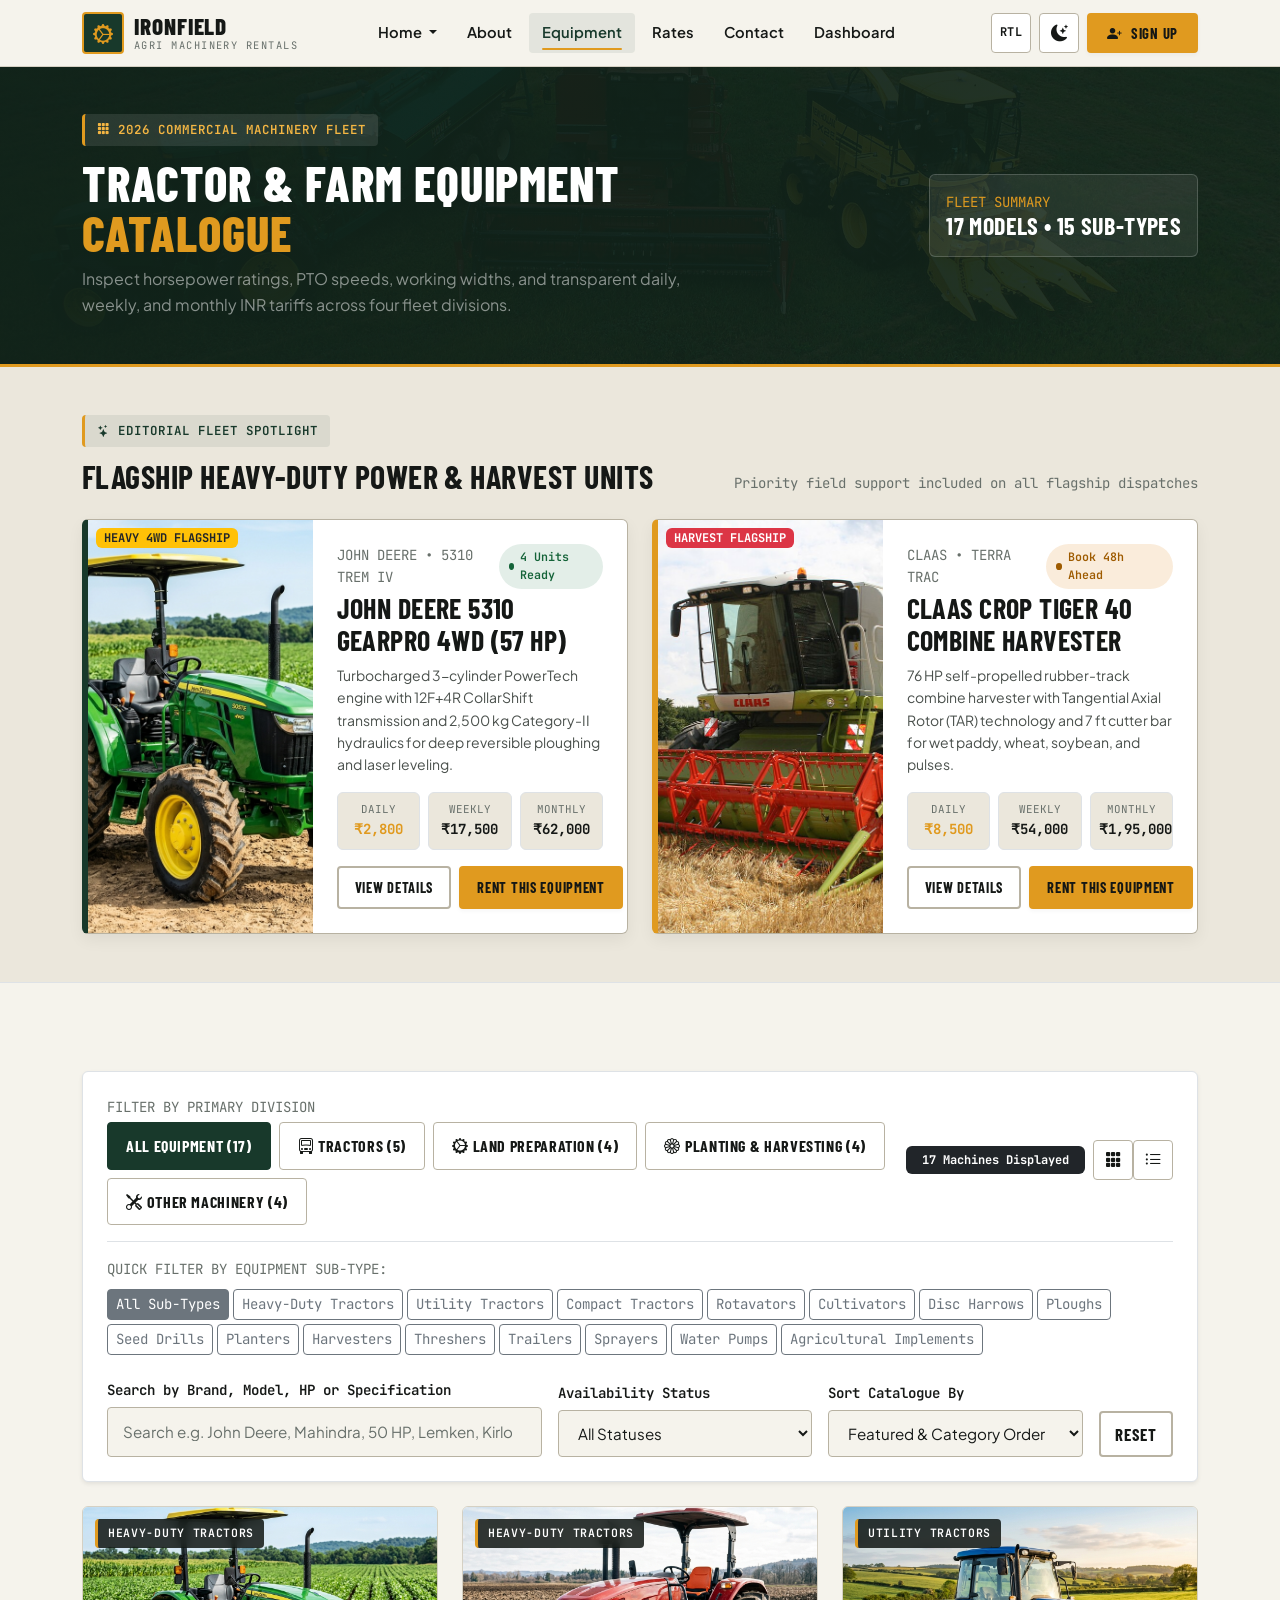
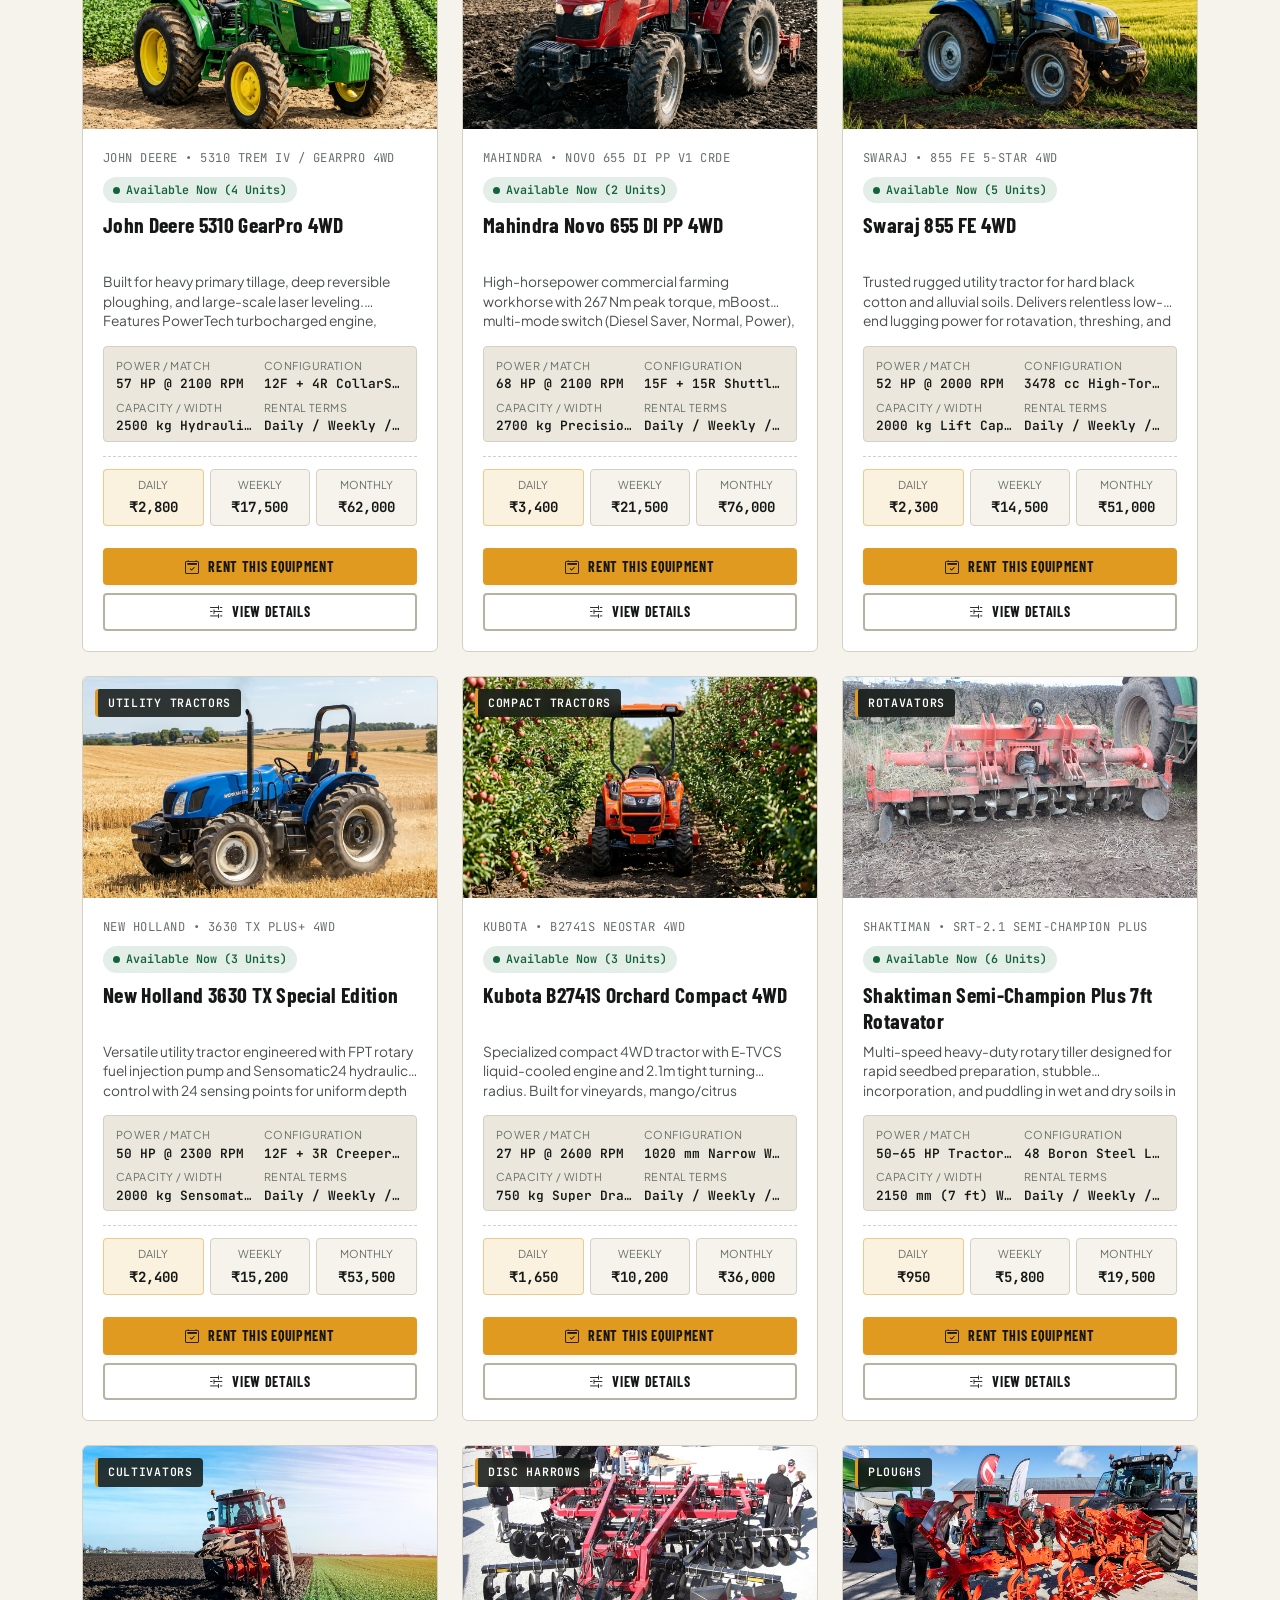
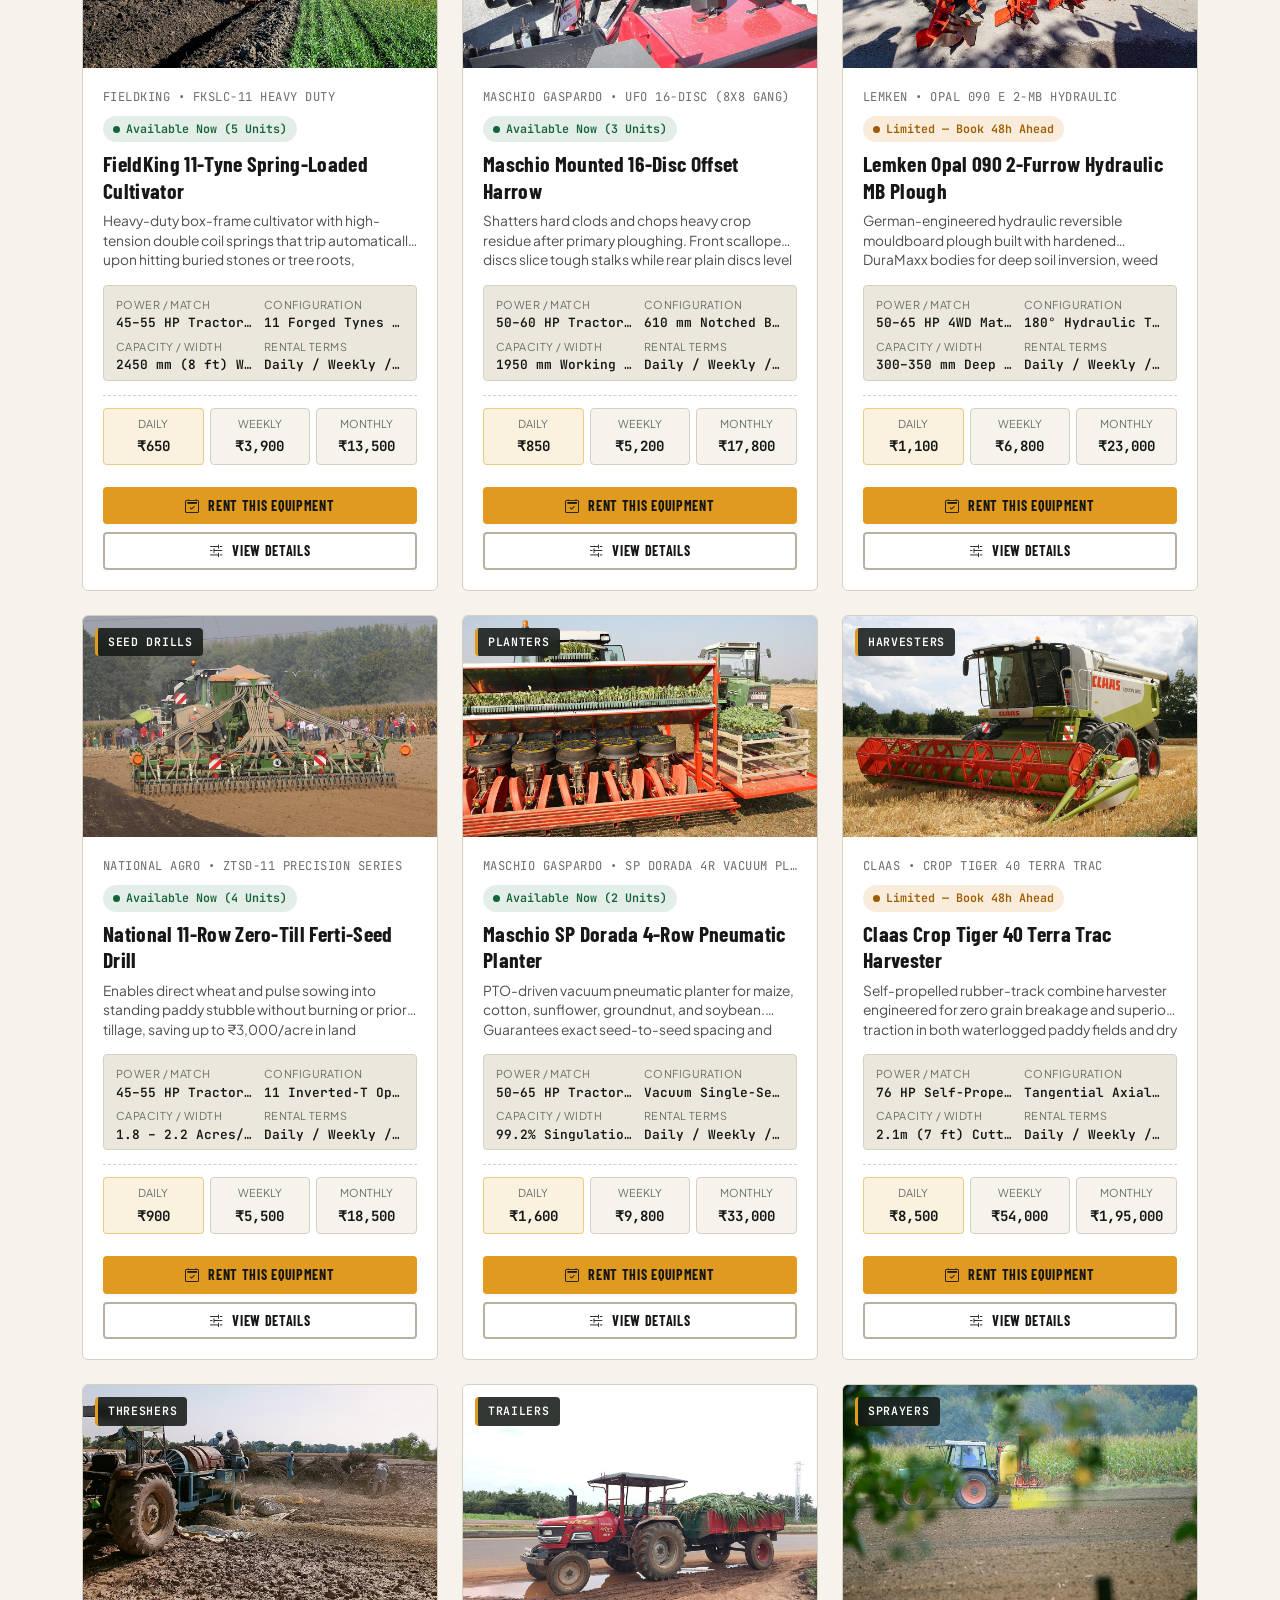
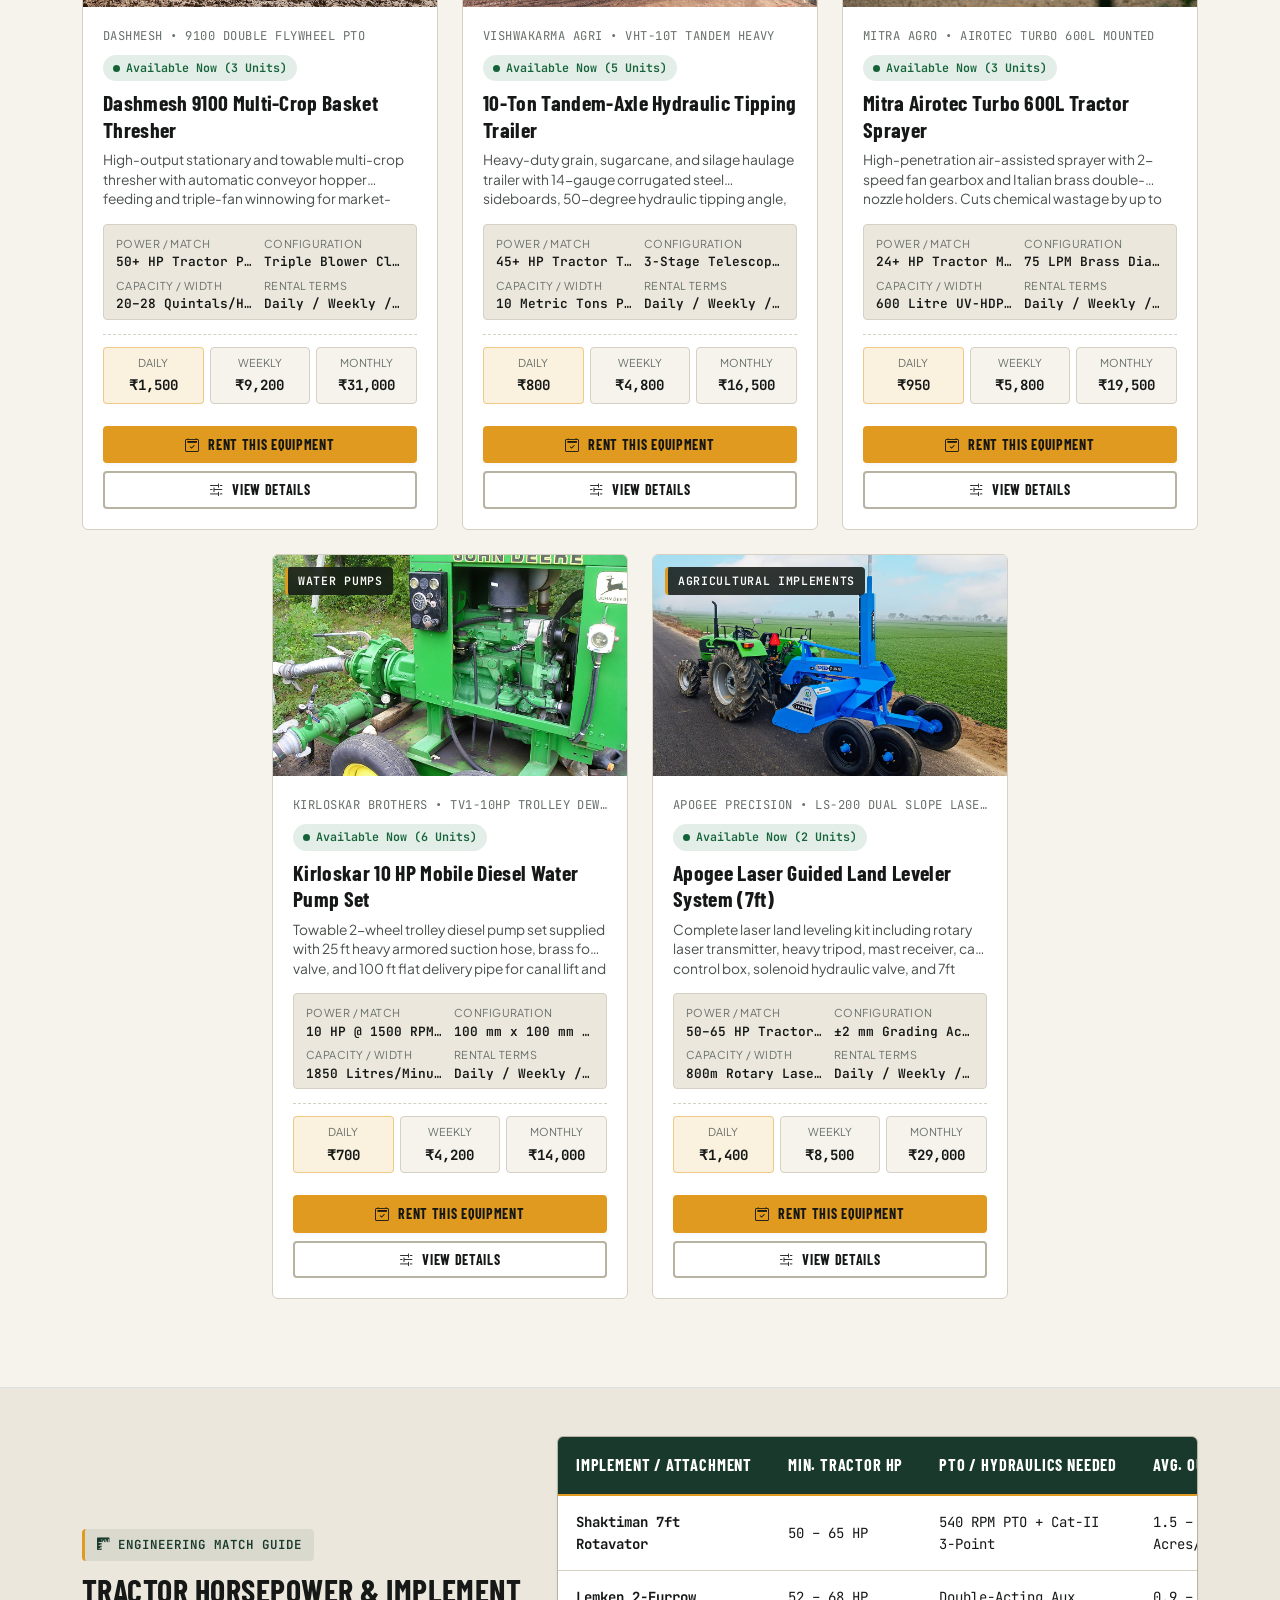
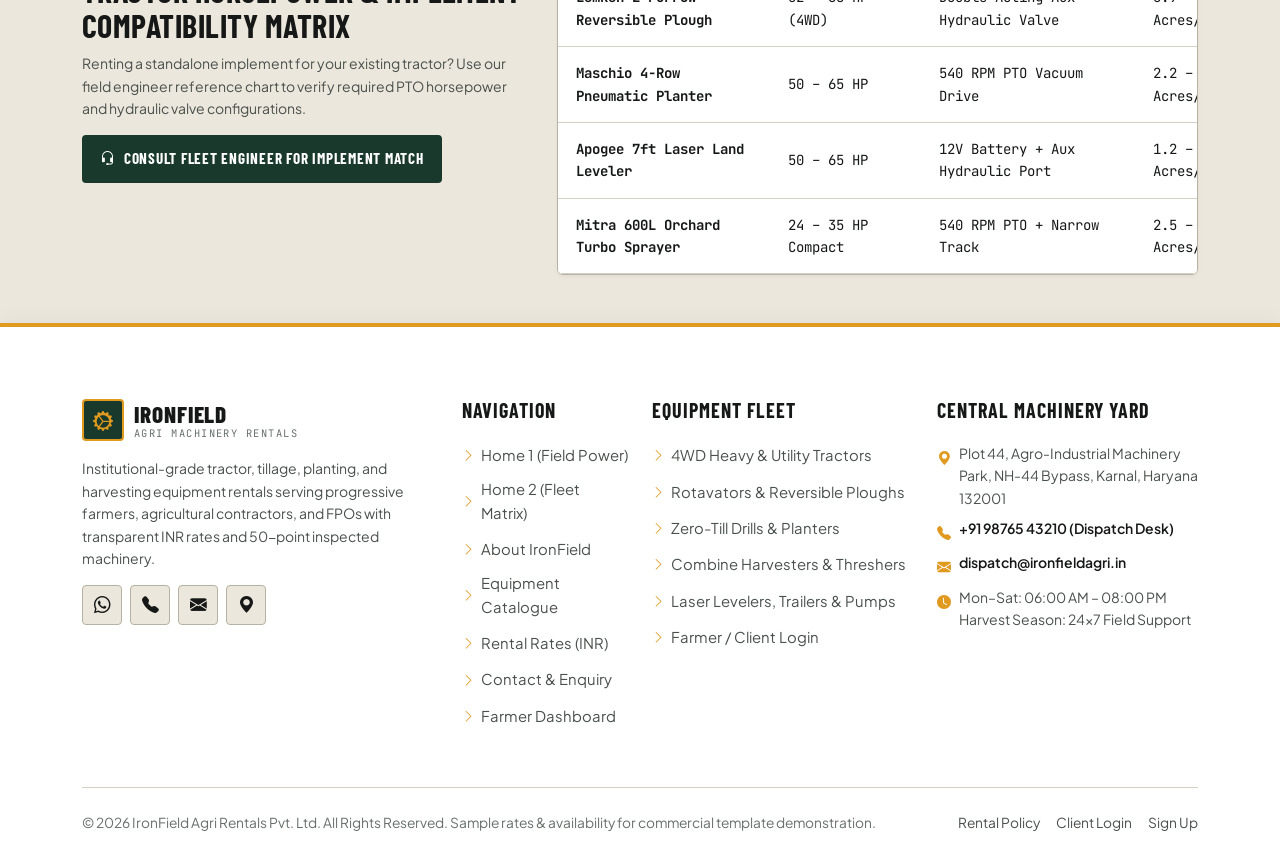
<file: equipment.html>
<!DOCTYPE html>
<html lang="en" data-theme="light">
<head>
  <meta charset="UTF-8">
  <meta name="viewport" content="width=device-width, initial-scale=1.0">
  <title>Equipment Catalogue | IRONFIELD Tractor &amp; Farm Machinery Rentals</title>
  <meta name="description" content="Browse 17+ heavy-duty tractors, rotavators, reversible ploughs, seed drills, pneumatic planters, combine harvesters, sprayers, and diesel pumps with INR rental rates.">
  <link rel="icon" type="image/svg+xml" href="assets/images/favicon.svg">

  <!-- Google Fonts -->
  <link rel="preconnect" href="https://fonts.googleapis.com">
  <link rel="preconnect" href="https://fonts.gstatic.com" crossorigin>
  <link href="https://fonts.googleapis.com/css2?family=Barlow+Condensed:wght@600;700;800&family=JetBrains+Mono:wght@500;600;700&family=Plus+Jakarta+Sans:wght@400;500;600;700&display=swap" rel="stylesheet">

  <!-- Bootstrap 5.3 CSS & Bootstrap Icons -->
  <link href="https://cdn.jsdelivr.net/npm/bootstrap@5.3.3/dist/css/bootstrap.min.css" rel="stylesheet">
  <link href="https://cdn.jsdelivr.net/npm/bootstrap-icons@1.11.3/font/bootstrap-icons.min.css" rel="stylesheet">

  <!-- Custom Design System CSS -->
  <link rel="stylesheet" href="assets/css/style.css">
</head>
<body>

  <!-- Mandatory Sticky Navigation Bar -->
  <header class="sticky-top">
    <nav class="navbar navbar-expand-xl site-navbar" aria-label="Main Navigation">
      <div class="container d-flex align-items-center justify-content-between">
        <a class="navbar-brand-agri" href="index.html">
          <span class="brand-emblem"><i class="bi bi-gear-wide-connected"></i></span>
          <span class="brand-text-wrap">
            <span class="brand-title">IRONFIELD</span>
            <span class="brand-subtitle">Agri Machinery Rentals</span>
          </span>
        </a>

        <!-- Mobile & Tablet Menu Toggle (Only button in header on mobile & tab views) -->
        <button class="navbar-toggler navbar-toggler-agri ms-auto d-xl-none" type="button" data-bs-toggle="collapse" data-bs-target="#mainNavbarCollapse" aria-controls="mainNavbarCollapse" aria-expanded="false" aria-label="Toggle navigation">
          <i class="bi bi-list"></i>
        </button>

        <div class="collapse navbar-collapse" id="mainNavbarCollapse">
          <ul class="navbar-nav mx-auto mb-2 mb-xl-0 align-items-xl-center">
            <li class="nav-item dropdown">
              <a class="nav-link dropdown-toggle" href="index.html" id="homeDropdown" role="button" data-bs-toggle="dropdown" aria-expanded="false">
                Home
              </a>
              <ul class="dropdown-menu" aria-labelledby="homeDropdown">
                <li>
                  <a class="dropdown-item" href="index.html">
                    <div>
                      <span>Home 1 — Field Power</span>
                      <small class="dropdown-item-sub">Cinematic Fleet &amp; Seasonal Showcase</small>
                    </div>
                    <i class="bi bi-arrow-right-short fs-5"></i>
                  </a>
                </li>
                <li>
                  <a class="dropdown-item" href="home-2.html">
                    <div>
                      <span>Home 2 — Fleet Matrix</span>
                      <small class="dropdown-item-sub">Editorial Specs &amp; Live Rate Estimator</small>
                    </div>
                    <i class="bi bi-arrow-right-short fs-5"></i>
                  </a>
                </li>
              </ul>
            </li>
            <li class="nav-item">
              <a class="nav-link" href="about.html">About</a>
            </li>
            <li class="nav-item">
              <a class="nav-link active" href="equipment.html">Equipment</a>
            </li>
            <li class="nav-item">
              <a class="nav-link" href="rates.html">Rates</a>
            </li>
            <li class="nav-item">
              <a class="nav-link" href="contact.html">Contact</a>
            </li>
            <li class="nav-item">
              <a class="nav-link" href="dashboard.html">Dashboard</a>
            </li>
          </ul>

          <!-- Desktop Actions (Matching 40px Height) -->
          <div class="d-none d-xl-flex align-items-center gap-2 navbar-actions-wrap ms-xl-3">
            <button type="button" class="rtl-toggle-btn" data-rtl-toggle aria-label="Toggle RTL Layout">RTL</button>
            <button type="button" class="theme-toggle-btn" data-theme-toggle aria-label="Toggle Light/Dark Theme">
              <i class="bi bi-moon-stars-fill"></i>
            </button>
            <a href="signup.html" class="btn-agri-primary btn-nav-cta">
              <i class="bi bi-person-plus-fill"></i> Sign Up
            </a>
          </div>

          <!-- All Header Buttons Moved Inside Menu Page on Mobile & Tablet Views -->
          <div class="navbar-actions-mobile-wrap d-xl-none mt-3 pt-3 border-top border-secondary-subtle">
            <!-- Preferences: RTL & Theme Toggles -->
            <div class="d-flex align-items-center justify-content-between mb-3 p-2 rounded bg-surface-alt border">
              <span class="small font-mono text-muted-custom">Preferences:</span>
              <div class="d-flex align-items-center gap-2">
                <button type="button" class="rtl-toggle-btn" data-rtl-toggle aria-label="Toggle RTL Layout">RTL</button>
                <button type="button" class="theme-toggle-btn" data-theme-toggle aria-label="Toggle Light/Dark Theme">
                  <i class="bi bi-moon-stars-fill"></i>
                </button>
              </div>
            </div>

            <!-- Action Buttons: Sign Up & Login -->
            <div class="d-grid gap-2">
              <a href="signup.html" class="btn-agri-primary w-100 py-2 text-center">
                <i class="bi bi-person-plus-fill"></i> Sign Up
              </a>
              <a href="login.html" class="btn-agri-outline w-100 py-2 text-center">
                <i class="bi bi-box-arrow-in-right"></i> Farmer Login
              </a>
            </div>
          </div>
        </div>
      </div>
    </nav>
  </header>

  <main>
    <!-- 1. PAGE HERO BANNER (UNIFORM HEIGHT) -->
    <section class="page-hero-banner">
      <img src="assets/images/banner-equipment-fleet.jpg" alt="IronField Commercial Tractor &amp; Agricultural Machinery Fleet" class="page-hero-bg">
      <div class="page-hero-overlay"></div>
      <div class="container position-relative z-2">
        <div class="row g-3 align-items-center">
          <div class="col-lg-8">
            <span class="eyebrow-tag eyebrow-dark"><i class="bi bi-grid-3x3-gap-fill"></i> 2026 Commercial Machinery Fleet</span>
            <h1 class="hero-headline mb-2" style="font-size:clamp(2rem, 3.8vw, 3.2rem);">
              Tractor &amp; Farm Equipment <span>Catalogue</span>
            </h1>
            <p class="text-white-50 mb-0" style="max-width:650px;">
              Inspect horsepower ratings, PTO speeds, working widths, and transparent daily, weekly, and monthly INR tariffs across four fleet divisions.
            </p>
          </div>
          <div class="col-lg-4 text-lg-end">
            <div class="d-inline-block p-3 rounded text-start" style="background:rgba(255,255,255,0.08);border:1px solid rgba(255,255,255,0.18);">
              <div class="font-mono small text-accent">FLEET SUMMARY</div>
              <div class="h4 font-heading text-uppercase text-white mb-0">17 Models &bull; 15 Sub-Types</div>
            </div>
          </div>
        </div>
      </div>
    </section>

    <!-- 2. EDITORIAL FLAGSHIP MACHINERY SPOTLIGHT (NON-GENERIC PRESENTATION) -->
    <section class="section-padding-sm bg-surface-alt border-bottom">
      <div class="container">
        <div class="d-flex flex-column flex-md-row justify-content-between align-items-md-end mb-4 gap-2">
          <div>
            <span class="eyebrow-tag"><i class="bi bi-stars"></i> Editorial Fleet Spotlight</span>
            <h2 class="h2 font-heading text-uppercase mb-0">Flagship Heavy-Duty Power &amp; Harvest Units</h2>
          </div>
          <span class="small font-mono text-muted-custom">Priority field support included on all flagship dispatches</span>
        </div>

        <div class="row g-4 justify-content-center">
          <!-- Flagship 1 (Big Card: 1 per row in tab & 1024px) -->
          <div class="col-xl-6">
            <div class="editorial-flagship-card h-100">
              <div class="row g-0 h-100">
                <div class="col-md-5 position-relative">
                  <img src="assets/images/tractor-jd-5310.jpg" alt="John Deere 5310 GearPro 4WD" class="editorial-flagship-img">
                  <span class="badge bg-warning text-dark font-mono position-absolute top-0 start-0 m-2">HEAVY 4WD FLAGSHIP</span>
                </div>
                <div class="col-md-7 p-4 d-flex flex-column justify-content-between">
                  <div>
                    <div class="d-flex justify-content-between align-items-center mb-1">
                      <span class="font-mono small text-muted-custom">JOHN DEERE &bull; 5310 TREM IV</span>
                      <span class="status-pill status-available">4 Units Ready</span>
                    </div>
                    <h3 class="h3 font-heading text-uppercase mb-2 d-block">John Deere 5310 GearPro 4WD (57 HP)</h3>
                    <p class="small text-secondary-custom mb-3 d-block">
                      Turbocharged 3-cylinder PowerTech engine with 12F+4R CollarShift transmission and 2,500 kg Category-II hydraulics for deep reversible ploughing and laser leveling.
                    </p>
                    <div class="row g-2 mb-3 font-mono small">
                      <div class="col-4">
                        <div class="p-2 rounded bg-surface-alt border text-center">
                          <span class="d-block text-muted-custom" style="font-size:0.68rem;">DAILY</span>
                          <strong class="text-accent">₹2,800</strong>
                        </div>
                      </div>
                      <div class="col-4">
                        <div class="p-2 rounded bg-surface-alt border text-center">
                          <span class="d-block text-muted-custom" style="font-size:0.68rem;">WEEKLY</span>
                          <strong>₹17,500</strong>
                        </div>
                      </div>
                      <div class="col-4">
                        <div class="p-2 rounded bg-surface-alt border text-center">
                          <span class="d-block text-muted-custom" style="font-size:0.68rem;">MONTHLY</span>
                          <strong>₹62,000</strong>
                        </div>
                      </div>
                    </div>
                  </div>
                  <div class="d-flex gap-2">
                    <button type="button" class="btn-agri-outline py-2 px-3 flex-fill" style="font-size:0.9rem;" data-view-details="john-deere-5310-gearpro-4wd">
                      View Details
                    </button>
                    <a href="contact.html?equipment=john-deere-5310-gearpro-4wd#enquiry-form" class="btn-agri-primary py-2 px-3 flex-fill" style="font-size:0.9rem;">
                      Rent This Equipment
                    </a>
                  </div>
                </div>
              </div>
            </div>
          </div>

          <!-- Flagship 2 (Big Card: 1 per row in tab & 1024px) -->
          <div class="col-xl-6">
            <div class="editorial-flagship-card h-100" style="border-left-color:var(--clr-accent);">
              <div class="row g-0 h-100">
                <div class="col-md-5 position-relative">
                  <img src="assets/images/equip-combine-harvester.jpg" alt="Claas Crop Tiger 40 Terra Trac Combine Harvester" class="editorial-flagship-img">
                  <span class="badge bg-danger font-mono position-absolute top-0 start-0 m-2">HARVEST FLAGSHIP</span>
                </div>
                <div class="col-md-7 p-4 d-flex flex-column justify-content-between">
                  <div>
                    <div class="d-flex justify-content-between align-items-center mb-1">
                      <span class="font-mono small text-muted-custom">CLAAS &bull; TERRA TRAC</span>
                      <span class="status-pill status-limited">Book 48h Ahead</span>
                    </div>
                    <h3 class="h3 font-heading text-uppercase mb-2 d-block">Claas Crop Tiger 40 Combine Harvester</h3>
                    <p class="small text-secondary-custom mb-3 d-block">
                      76 HP self-propelled rubber-track combine harvester with Tangential Axial Rotor (TAR) technology and 7 ft cutter bar for wet paddy, wheat, soybean, and pulses.
                    </p>
                    <div class="row g-2 mb-3 font-mono small">
                      <div class="col-4">
                        <div class="p-2 rounded bg-surface-alt border text-center">
                          <span class="d-block text-muted-custom" style="font-size:0.68rem;">DAILY</span>
                          <strong class="text-accent">₹8,500</strong>
                        </div>
                      </div>
                      <div class="col-4">
                        <div class="p-2 rounded bg-surface-alt border text-center">
                          <span class="d-block text-muted-custom" style="font-size:0.68rem;">WEEKLY</span>
                          <strong>₹54,000</strong>
                        </div>
                      </div>
                      <div class="col-4">
                        <div class="p-2 rounded bg-surface-alt border text-center">
                          <span class="d-block text-muted-custom" style="font-size:0.68rem;">MONTHLY</span>
                          <strong>₹1,95,000</strong>
                        </div>
                      </div>
                    </div>
                  </div>
                  <div class="d-flex gap-2">
                    <button type="button" class="btn-agri-outline py-2 px-3 flex-fill" style="font-size:0.9rem;" data-view-details="claas-crop-tiger-40-terra-trac-harvester">
                      View Details
                    </button>
                    <a href="contact.html?equipment=claas-crop-tiger-40-terra-trac-harvester#enquiry-form" class="btn-agri-primary py-2 px-3 flex-fill" style="font-size:0.9rem;">
                      Rent This Equipment
                    </a>
                  </div>
                </div>
              </div>
            </div>
          </div>
        </div>
      </div>
    </section>

    <!-- 3. INTERACTIVE CATEGORY FILTERS & CATALOGUE GRID -->
    <section class="section-padding" id="catalogue-filter-section">
      <div class="container">
        <!-- Main Category Filter Bar -->
        <div class="p-4 rounded bg-surface border mb-4 shadow-sm">
          <div class="d-flex flex-column flex-lg-row justify-content-between align-items-lg-center gap-3 pb-3 mb-3 border-bottom">
            <div>
              <span class="font-mono small text-uppercase text-muted-custom d-block mb-1">Filter by Primary Division</span>
              <div class="d-flex flex-wrap gap-2" role="group" aria-label="Equipment Category Filters">
                <button type="button" class="filter-pill-btn active" data-filter-category="all">
                  All Equipment (17)
                </button>
                <button type="button" class="filter-pill-btn" data-filter-category="tractors">
                  <i class="bi bi-truck-front me-1"></i>Tractors (5)
                </button>
                <button type="button" class="filter-pill-btn" data-filter-category="land-prep">
                  <i class="bi bi-gear-wide-connected me-1"></i>Land Preparation (4)
                </button>
                <button type="button" class="filter-pill-btn" data-filter-category="planting-harvesting">
                  <i class="bi bi-flower1 me-1"></i>Planting &amp; Harvesting (4)
                </button>
                <button type="button" class="filter-pill-btn" data-filter-category="other-machinery">
                  <i class="bi bi-tools me-1"></i>Other Machinery (4)
                </button>
              </div>
            </div>

            <div class="d-flex align-items-center gap-2">
              <span class="badge bg-dark font-mono py-2 px-3" id="equipmentResultCount">17 Machines Displayed</span>
              <div class="btn-group" role="group" aria-label="Layout View Switcher">
                <button type="button" class="theme-toggle-btn active" data-view-mode="grid" title="Grid View" aria-label="Grid View">
                  <i class="bi bi-grid-3x3-gap-fill"></i>
                </button>
                <button type="button" class="theme-toggle-btn" data-view-mode="list" title="Technical List View" aria-label="Technical List View">
                  <i class="bi bi-list-ul"></i>
                </button>
              </div>
            </div>
          </div>

          <!-- Sub-Category Quick Pills (All 15 Required Sub-Types) -->
          <div class="mb-3">
            <span class="font-mono small text-uppercase text-muted-custom d-block mb-2">Quick Filter by Equipment Sub-Type:</span>
            <div class="d-flex flex-wrap gap-1">
              <button type="button" class="btn btn-sm btn-outline-secondary font-mono active" data-filter-sub="all">All Sub-Types</button>
              <!-- Tractors -->
              <button type="button" class="btn btn-sm btn-outline-secondary font-mono" data-filter-sub="Heavy-Duty Tractors">Heavy-Duty Tractors</button>
              <button type="button" class="btn btn-sm btn-outline-secondary font-mono" data-filter-sub="Utility Tractors">Utility Tractors</button>
              <button type="button" class="btn btn-sm btn-outline-secondary font-mono" data-filter-sub="Compact Tractors">Compact Tractors</button>
              <!-- Land Prep -->
              <button type="button" class="btn btn-sm btn-outline-secondary font-mono" data-filter-sub="Rotavators">Rotavators</button>
              <button type="button" class="btn btn-sm btn-outline-secondary font-mono" data-filter-sub="Cultivators">Cultivators</button>
              <button type="button" class="btn btn-sm btn-outline-secondary font-mono" data-filter-sub="Disc Harrows">Disc Harrows</button>
              <button type="button" class="btn btn-sm btn-outline-secondary font-mono" data-filter-sub="Ploughs">Ploughs</button>
              <!-- Planting & Harvesting -->
              <button type="button" class="btn btn-sm btn-outline-secondary font-mono" data-filter-sub="Seed Drills">Seed Drills</button>
              <button type="button" class="btn btn-sm btn-outline-secondary font-mono" data-filter-sub="Planters">Planters</button>
              <button type="button" class="btn btn-sm btn-outline-secondary font-mono" data-filter-sub="Harvesters">Harvesters</button>
              <button type="button" class="btn btn-sm btn-outline-secondary font-mono" data-filter-sub="Threshers">Threshers</button>
              <!-- Other Agricultural Machinery -->
              <button type="button" class="btn btn-sm btn-outline-secondary font-mono" data-filter-sub="Trailers">Trailers</button>
              <button type="button" class="btn btn-sm btn-outline-secondary font-mono" data-filter-sub="Sprayers">Sprayers</button>
              <button type="button" class="btn btn-sm btn-outline-secondary font-mono" data-filter-sub="Water Pumps">Water Pumps</button>
              <button type="button" class="btn btn-sm btn-outline-secondary font-mono" data-filter-sub="Agricultural Implements">Agricultural Implements</button>
            </div>
          </div>

          <!-- Search, Availability & Sort Row -->
          <div class="row g-3 align-items-end pt-2">
            <div class="col-md-5">
              <label for="equipmentSearchInput" class="form-label-agri small font-mono">Search by Brand, Model, HP or Specification</label>
              <input type="search" id="equipmentSearchInput" class="form-control-agri" placeholder="Search e.g. John Deere, Mahindra, 50 HP, Lemken, Kirloskar...">
            </div>
            <div class="col-sm-6 col-md-3">
              <label for="equipmentAvailabilityFilter" class="form-label-agri small font-mono">Availability Status</label>
              <select id="equipmentAvailabilityFilter" class="form-select-agri">
                <option value="all">All Statuses</option>
                <option value="available">Available Now in Yard</option>
              </select>
            </div>
            <div class="col-sm-6 col-md-3">
              <label for="equipmentSortFilter" class="form-label-agri small font-mono">Sort Catalogue By</label>
              <select id="equipmentSortFilter" class="form-select-agri">
                <option value="featured">Featured &amp; Category Order</option>
                <option value="price-asc">Daily Rate: Low to High (₹)</option>
                <option value="price-desc">Daily Rate: High to Low (₹)</option>
                <option value="name-asc">Equipment Name (A–Z)</option>
              </select>
            </div>
            <div class="col-md-1">
              <button type="button" id="resetEquipmentFilters" class="btn-agri-outline w-100 py-2 px-2" title="Reset All Filters">
                Reset
              </button>
            </div>
          </div>
        </div>

        <!-- Equipment Grid Container (Populated by main.js) -->
        <div class="row g-4 justify-content-center equipment-grid-container" id="equipmentCatalogueGrid"></div>
      </div>
    </section>

    <!-- 4. TRACTOR-TO-IMPLEMENT TECHNICAL MATCHING GUIDE -->
    <section class="section-padding-sm bg-surface-alt border-top">
      <div class="container">
        <div class="row g-4 align-items-center">
          <div class="col-xl-5">
            <span class="eyebrow-tag"><i class="bi bi-rulers"></i> Engineering Match Guide</span>
            <h2 class="h2 font-heading text-uppercase mb-2">Tractor Horsepower &amp; Implement Compatibility Matrix</h2>
            <p class="text-secondary-custom small mb-3">
              Renting a standalone implement for your existing tractor? Use our field engineer reference chart to verify required PTO horsepower and hydraulic valve configurations.
            </p>
            <a href="contact.html#enquiry-form" class="btn-agri-forest btn-responsive-balance">
              <i class="bi bi-headset"></i> Consult Fleet Engineer for Implement Match
            </a>
          </div>

          <div class="col-xl-7">
            <div class="pricing-table-wrapper">
              <div class="table-responsive">
                <table class="table-agri">
                  <thead>
                    <tr>
                      <th>Implement / Attachment</th>
                      <th>Min. Tractor HP</th>
                      <th>PTO / Hydraulics Needed</th>
                      <th>Avg. Output</th>
                    </tr>
                  </thead>
                  <tbody class="small font-mono">
                    <tr>
                      <td><strong>Shaktiman 7ft Rotavator</strong></td>
                      <td>50 – 65 HP</td>
                      <td>540 RPM PTO + Cat-II 3-Point</td>
                      <td>1.5 – 2.0 Acres/Hr</td>
                    </tr>
                    <tr>
                      <td><strong>Lemken 2-Furrow Reversible Plough</strong></td>
                      <td>52 – 68 HP (4WD)</td>
                      <td>Double-Acting Aux Hydraulic Valve</td>
                      <td>0.9 – 1.2 Acres/Hr</td>
                    </tr>
                    <tr>
                      <td><strong>Maschio 4-Row Pneumatic Planter</strong></td>
                      <td>50 – 65 HP</td>
                      <td>540 RPM PTO Vacuum Drive</td>
                      <td>2.2 – 2.8 Acres/Hr</td>
                    </tr>
                    <tr>
                      <td><strong>Apogee 7ft Laser Land Leveler</strong></td>
                      <td>50 – 65 HP</td>
                      <td>12V Battery + Aux Hydraulic Port</td>
                      <td>1.2 – 1.8 Acres/Hr</td>
                    </tr>
                    <tr>
                      <td><strong>Mitra 600L Orchard Turbo Sprayer</strong></td>
                      <td>24 – 35 HP Compact</td>
                      <td>540 RPM PTO + Narrow Track</td>
                      <td>2.5 – 3.5 Acres/Hr</td>
                    </tr>
                  </tbody>
                </table>
              </div>
            </div>
          </div>
        </div>
      </div>
    </section>
  </main>

  <!-- MULTI-COLUMN FOOTER (WHITE BG IN LIGHT MODE) -->
  <footer class="site-footer">
    <div class="container">
      <div class="row g-4">
        <div class="col-lg-4">
          <a class="navbar-brand-agri mb-3" href="index.html">
            <span class="brand-emblem"><i class="bi bi-gear-wide-connected"></i></span>
            <span class="brand-text-wrap">
              <span class="brand-title footer-brand-title">IRONFIELD</span>
              <span class="brand-subtitle footer-brand-sub">Agri Machinery Rentals</span>
            </span>
          </a>
          <p class="small footer-text mb-3">
            Institutional-grade tractor, tillage, planting, and harvesting equipment rentals serving progressive farmers, agricultural contractors, and FPOs with transparent INR rates and 50-point inspected machinery.
          </p>
          <div class="d-flex gap-2">
            <a href="https://wa.me/919876543210" data-whatsapp-link class="footer-social-btn" aria-label="WhatsApp"><i class="bi bi-whatsapp"></i></a>
            <a href="tel:+919876543210" data-phone-link class="footer-social-btn" aria-label="Phone"><i class="bi bi-telephone-fill"></i></a>
            <a href="mailto:dispatch@ironfieldagri.in" data-email-link class="footer-social-btn" aria-label="Email"><i class="bi bi-envelope-fill"></i></a>
            <a href="https://www.google.com/maps" data-directions-link class="footer-social-btn" aria-label="Directions"><i class="bi bi-geo-alt-fill"></i></a>
          </div>
        </div>

        <div class="col-6 col-lg-2">
          <h5>Navigation</h5>
          <ul class="footer-links">
            <li><a href="index.html"><i class="bi bi-chevron-right small text-accent"></i>Home 1 (Field Power)</a></li>
            <li><a href="home-2.html"><i class="bi bi-chevron-right small text-accent"></i>Home 2 (Fleet Matrix)</a></li>
            <li><a href="about.html"><i class="bi bi-chevron-right small text-accent"></i>About IronField</a></li>
            <li><a href="equipment.html"><i class="bi bi-chevron-right small text-accent"></i>Equipment Catalogue</a></li>
            <li><a href="rates.html"><i class="bi bi-chevron-right small text-accent"></i>Rental Rates (INR)</a></li>
            <li><a href="contact.html"><i class="bi bi-chevron-right small text-accent"></i>Contact &amp; Enquiry</a></li>
            <li><a href="dashboard.html"><i class="bi bi-chevron-right small text-accent"></i>Farmer Dashboard</a></li>
          </ul>
        </div>

        <div class="col-6 col-lg-3">
          <h5>Equipment Fleet</h5>
          <ul class="footer-links">
            <li><a href="equipment.html?category=tractors"><i class="bi bi-chevron-right small text-accent"></i>4WD Heavy &amp; Utility Tractors</a></li>
            <li><a href="equipment.html?category=land-prep"><i class="bi bi-chevron-right small text-accent"></i>Rotavators &amp; Reversible Ploughs</a></li>
            <li><a href="equipment.html?category=planting-harvesting"><i class="bi bi-chevron-right small text-accent"></i>Zero-Till Drills &amp; Planters</a></li>
            <li><a href="equipment.html?category=planting-harvesting&sub=Harvesters"><i class="bi bi-chevron-right small text-accent"></i>Combine Harvesters &amp; Threshers</a></li>
            <li><a href="equipment.html?category=other-machinery"><i class="bi bi-chevron-right small text-accent"></i>Laser Levelers, Trailers &amp; Pumps</a></li>
            <li><a href="login.html"><i class="bi bi-chevron-right small text-accent"></i>Farmer / Client Login</a></li>
          </ul>
        </div>

        <div class="col-lg-3">
          <h5>Central Machinery Yard</h5>
          <ul class="list-unstyled small footer-text mb-0">
            <li class="mb-2 d-flex gap-2">
              <i class="bi bi-geo-alt-fill text-accent mt-1"></i>
              <span>Plot 44, Agro-Industrial Machinery Park, NH-44 Bypass, Karnal, Haryana 132001</span>
            </li>
            <li class="mb-2 d-flex gap-2">
              <i class="bi bi-telephone-fill text-accent mt-1"></i>
              <a href="tel:+919876543210" data-phone-link class="footer-contact-link text-decoration-none">+91 98765 43210 (Dispatch Desk)</a>
            </li>
            <li class="mb-2 d-flex gap-2">
              <i class="bi bi-envelope-fill text-accent mt-1"></i>
              <a href="mailto:dispatch@ironfieldagri.in" data-email-link class="footer-contact-link text-decoration-none">dispatch@ironfieldagri.in</a>
            </li>
            <li class="d-flex gap-2">
              <i class="bi bi-clock-fill text-accent mt-1"></i>
              <span>Mon–Sat: 06:00 AM – 08:00 PM<br>Harvest Season: 24x7 Field Support</span>
            </li>
          </ul>
        </div>
      </div>

      <div class="footer-bottom d-flex flex-column flex-md-row justify-content-between align-items-center gap-2">
        <div>&copy; 2026 IronField Agri Rentals Pvt. Ltd. All Rights Reserved. Sample rates &amp; availability for commercial template demonstration.</div>
        <div class="d-flex gap-3">
          <a href="rates.html#rental-conditions">Rental Policy</a>
          <a href="login.html">Client Login</a>
          <a href="signup.html">Sign Up</a>
        </div>
      </div>
    </div>
  </footer>

  <!-- Back to Top Button -->
  <button type="button" class="back-to-top-btn" id="backToTopBtn" aria-label="Back to top">
    <i class="bi bi-arrow-up"></i>
  </button>

  <!-- Scripts -->
  <script src="https://cdn.jsdelivr.net/npm/bootstrap@5.3.3/dist/js/bootstrap.bundle.min.js"></script>
  <script src="https://cdn.jsdelivr.net/npm/gsap@3.12.5/dist/gsap.min.js"></script>
  <script src="assets/js/data.js"></script>
  <script src="assets/js/main.js"></script>
</body>
</html>
</file>
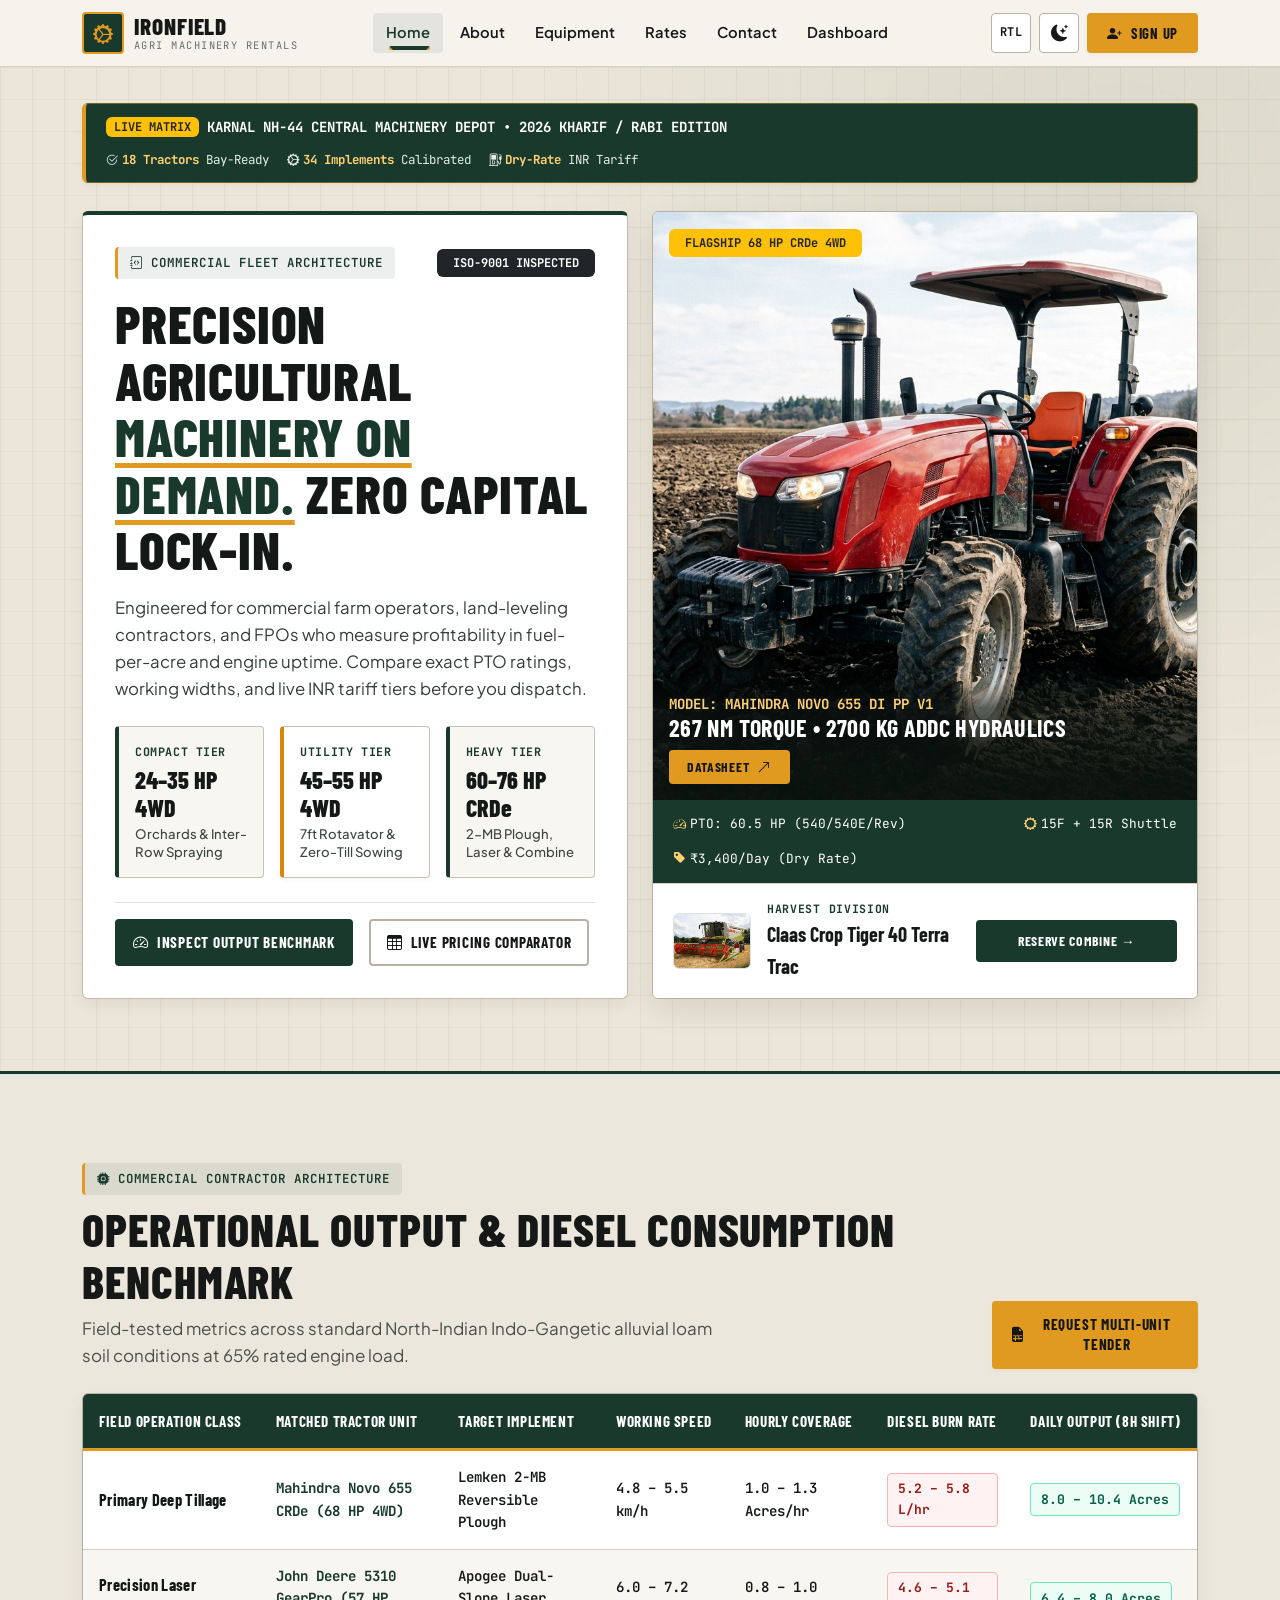
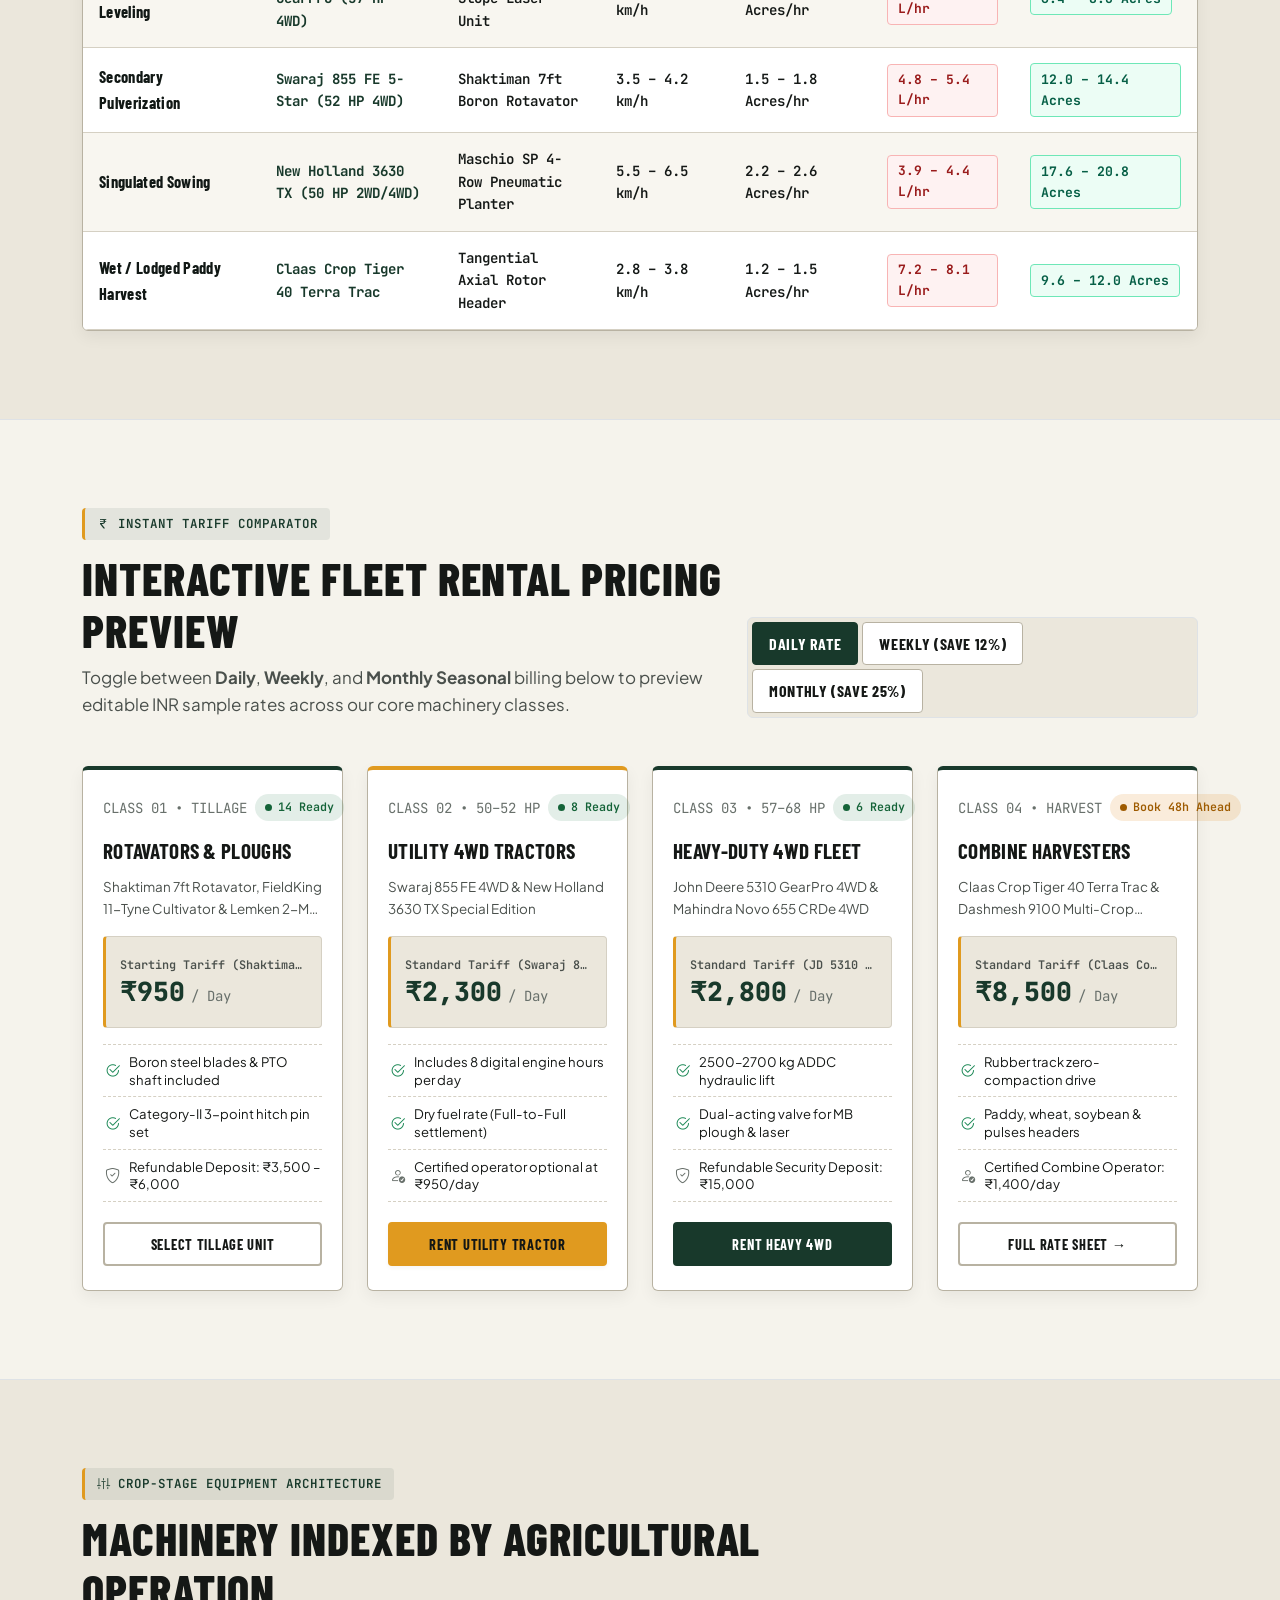
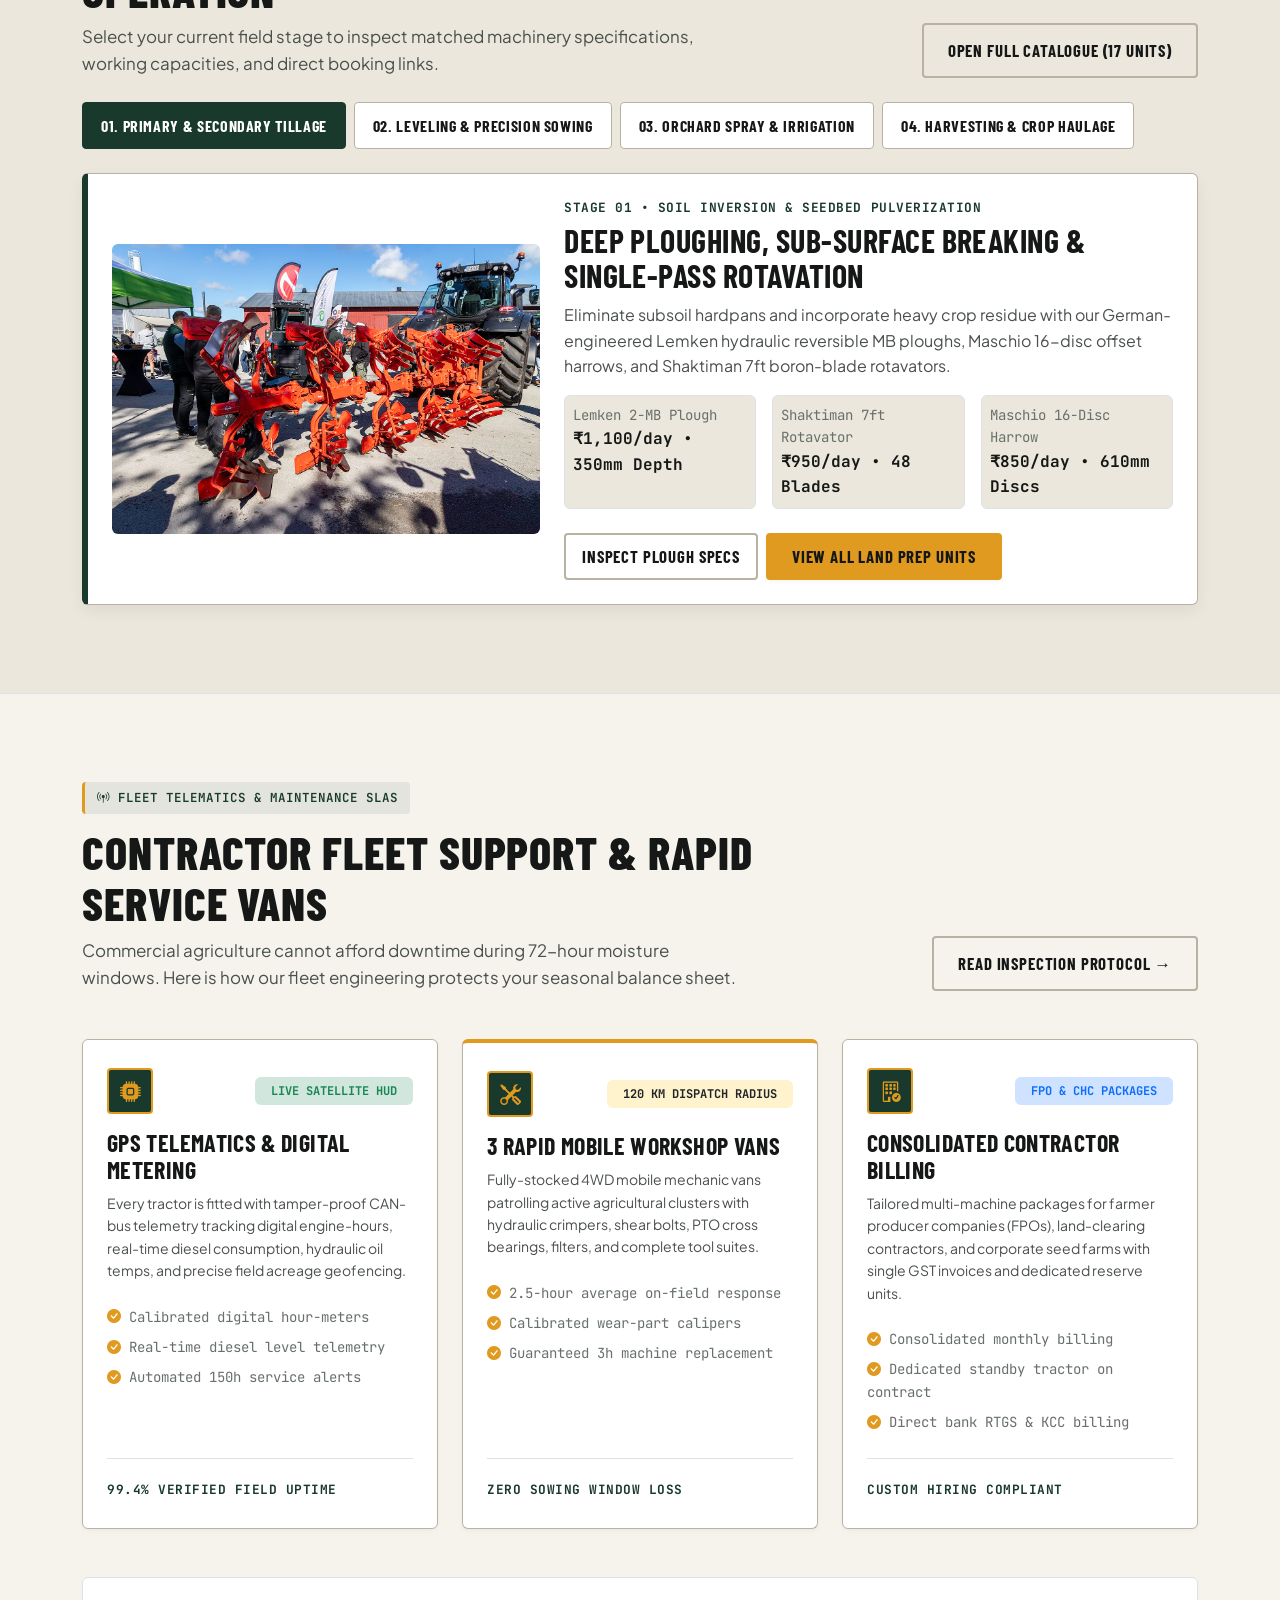
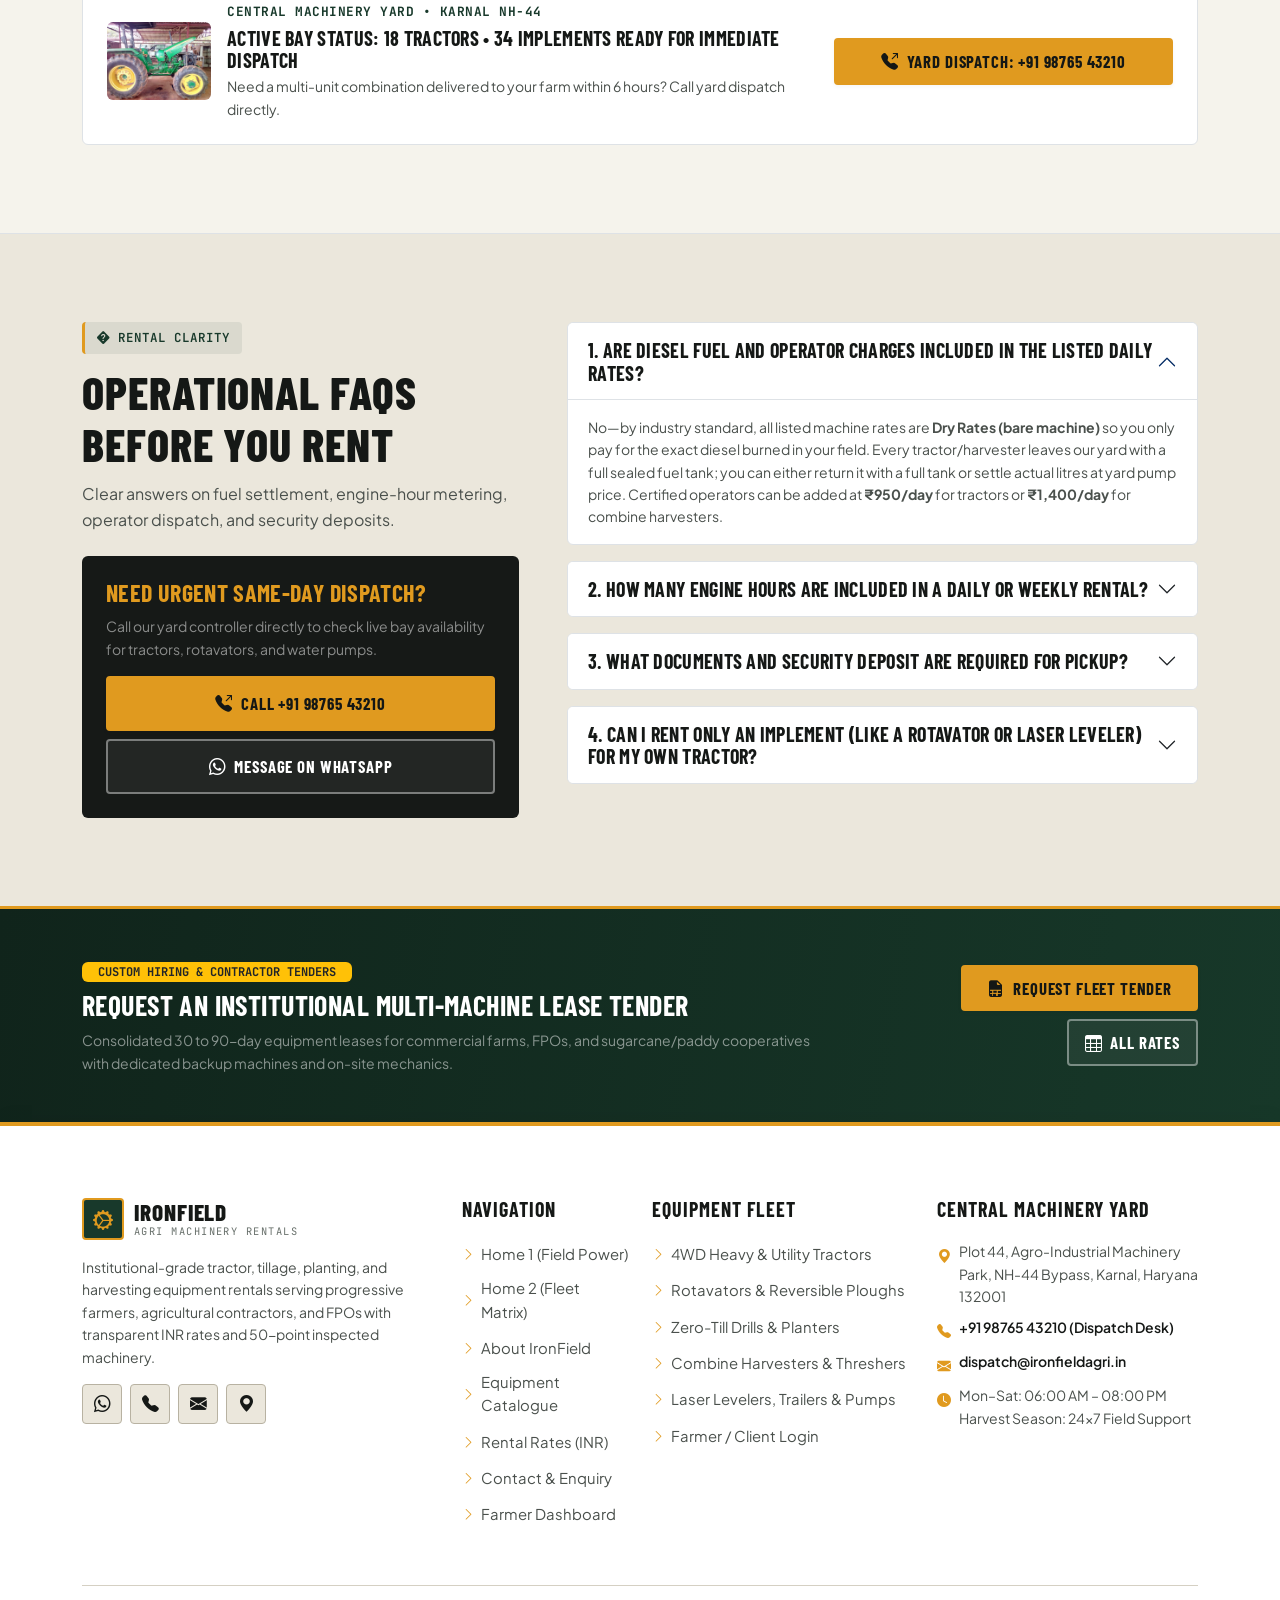
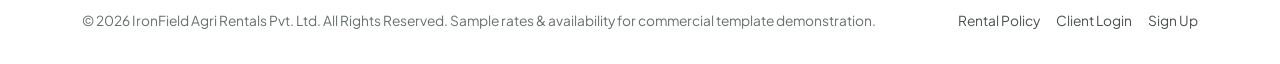
<file: home-2.html>
<!DOCTYPE html>
<html lang="en" data-theme="light">
<head>
  <meta charset="UTF-8">
  <meta name="viewport" content="width=device-width, initial-scale=1.0">
  <title>IRONFIELD Agri Rentals — Home 2 | Commercial Fleet Matrix &amp; Live Rates</title>
  <link rel="icon" type="image/svg+xml" href="assets/images/favicon.svg">
  <meta name="description" content="Editorial agricultural machinery specification matrix, interactive daily/weekly/monthly INR rental pricing preview, and crop-stage equipment solutions.">

  <!-- Google Fonts -->
  <link rel="preconnect" href="https://fonts.googleapis.com">
  <link rel="preconnect" href="https://fonts.gstatic.com" crossorigin>
  <link href="https://fonts.googleapis.com/css2?family=Barlow+Condensed:wght@600;700;800&family=JetBrains+Mono:wght@500;600;700&family=Plus+Jakarta+Sans:wght@400;500;600;700&display=swap" rel="stylesheet">

  <!-- Bootstrap 5.3 CSS & Bootstrap Icons -->
  <link href="https://cdn.jsdelivr.net/npm/bootstrap@5.3.3/dist/css/bootstrap.min.css" rel="stylesheet">
  <link href="https://cdn.jsdelivr.net/npm/bootstrap-icons@1.11.3/font/bootstrap-icons.min.css" rel="stylesheet">

  <!-- Custom Design System CSS -->
  <link rel="stylesheet" href="assets/css/style.css">
</head>
<body>

  <!-- Mandatory Sticky Navigation Bar -->
  <header class="sticky-top">
    <nav class="navbar navbar-expand-xl site-navbar" aria-label="Main Navigation">
      <div class="container d-flex align-items-center justify-content-between">
        <a class="navbar-brand-agri" href="index.html">
          <span class="brand-emblem"><i class="bi bi-gear-wide-connected"></i></span>
          <span class="brand-text-wrap">
            <span class="brand-title">IRONFIELD</span>
            <span class="brand-subtitle">Agri Machinery Rentals</span>
          </span>
        </a>

        <!-- Mobile & Tablet Menu Toggle (Only button in header on mobile & tab views) -->
        <button class="navbar-toggler navbar-toggler-agri ms-auto d-xl-none" type="button" data-bs-toggle="collapse" data-bs-target="#mainNavbarCollapse" aria-controls="mainNavbarCollapse" aria-expanded="false" aria-label="Toggle navigation">
          <i class="bi bi-list"></i>
        </button>

        <div class="collapse navbar-collapse" id="mainNavbarCollapse">
          <ul class="navbar-nav mx-auto mb-2 mb-xl-0 align-items-xl-center">
            <li class="nav-item dropdown">
              <a class="nav-link dropdown-toggle active" href="home-2.html" id="homeDropdown" role="button" data-bs-toggle="dropdown" aria-expanded="false">
                Home
              </a>
              <ul class="dropdown-menu" aria-labelledby="homeDropdown">
                <li>
                  <a class="dropdown-item" href="index.html">
                    <div>
                      <span>Home 1 — Field Power</span>
                      <small class="dropdown-item-sub">Cinematic Fleet &amp; Seasonal Showcase</small>
                    </div>
                    <i class="bi bi-arrow-right-short fs-5"></i>
                  </a>
                </li>
                <li>
                  <a class="dropdown-item active" href="home-2.html">
                    <div>
                      <span>Home 2 — Fleet Matrix</span>
                      <small class="dropdown-item-sub">Editorial Specs &amp; Live Rate Estimator</small>
                    </div>
                    <i class="bi bi-arrow-right-short fs-5"></i>
                  </a>
                </li>
              </ul>
            </li>
            <li class="nav-item">
              <a class="nav-link" href="about.html">About</a>
            </li>
            <li class="nav-item">
              <a class="nav-link" href="equipment.html">Equipment</a>
            </li>
            <li class="nav-item">
              <a class="nav-link" href="rates.html">Rates</a>
            </li>
            <li class="nav-item">
              <a class="nav-link" href="contact.html">Contact</a>
            </li>
            <li class="nav-item">
              <a class="nav-link" href="dashboard.html">Dashboard</a>
            </li>
          </ul>

          <!-- Desktop Actions (Matching 40px Height) -->
          <div class="d-none d-xl-flex align-items-center gap-2 navbar-actions-wrap ms-xl-3">
            <button type="button" class="rtl-toggle-btn" data-rtl-toggle aria-label="Toggle RTL Layout">RTL</button>
            <button type="button" class="theme-toggle-btn" data-theme-toggle aria-label="Toggle Light/Dark Theme">
              <i class="bi bi-moon-stars-fill"></i>
            </button>
            <a href="signup.html" class="btn-agri-primary btn-nav-cta">
              <i class="bi bi-person-plus-fill"></i> Sign Up
            </a>
          </div>

          <!-- All Header Buttons Moved Inside Menu Page on Mobile & Tablet Views -->
          <div class="navbar-actions-mobile-wrap d-xl-none mt-3 pt-3 border-top border-secondary-subtle">
            <!-- Preferences: RTL & Theme Toggles -->
            <div class="d-flex align-items-center justify-content-between mb-3 p-2 rounded bg-surface-alt border">
              <span class="small font-mono text-muted-custom">Preferences:</span>
              <div class="d-flex align-items-center gap-2">
                <button type="button" class="rtl-toggle-btn" data-rtl-toggle aria-label="Toggle RTL Layout">RTL</button>
                <button type="button" class="theme-toggle-btn" data-theme-toggle aria-label="Toggle Light/Dark Theme">
                  <i class="bi bi-moon-stars-fill"></i>
                </button>
              </div>
            </div>

            <!-- Action Buttons: Sign Up & Login -->
            <div class="d-grid gap-2">
              <a href="signup.html" class="btn-agri-primary w-100 py-2 text-center">
                <i class="bi bi-person-plus-fill"></i> Sign Up
              </a>
              <a href="login.html" class="btn-agri-outline w-100 py-2 text-center">
                <i class="bi bi-box-arrow-in-right"></i> Farmer Login
              </a>
            </div>
          </div>
        </div>
      </div>
    </nav>
  </header>

  <main>
    <!-- 1. ARCHITECTURAL EDITORIAL BENTO HERO SECTION (DISTINCT FROM HOME 1) -->
    <section class="hero-home-2">
      <div class="container">
        <!-- Top Industrial Command & Depot Telemetry Strip -->
        <div class="hero2-command-strip" data-gsap-fade>
          <div class="d-flex align-items-center gap-2">
            <span class="badge bg-warning text-dark font-mono px-2 py-1 fw-bold">LIVE MATRIX</span>
            <span class="font-mono small fw-bold text-uppercase">Karnal NH-44 Central Machinery Depot &bull; 2026 Kharif / Rabi Edition</span>
          </div>
          <div class="hero2-command-metrics">
            <span><i class="bi bi-check2-circle me-1"></i><strong>18 Tractors</strong> Bay-Ready</span>
            <span><i class="bi bi-gear-wide-connected me-1"></i><strong>34 Implements</strong> Calibrated</span>
            <span><i class="bi bi-fuel-pump-diesel me-1"></i><strong>Dry-Rate</strong> INR Tariff</span>
          </div>
        </div>

        <div class="row g-4 align-items-stretch">
          <!-- Left Bento Masthead & Horsepower Tier Architecture -->
          <div class="col-xl-6 d-flex flex-column" data-gsap-fade>
            <div class="hero2-masthead-card h-100 d-flex flex-column justify-content-between">
              <div>
                <div class="d-flex flex-wrap align-items-center justify-content-between gap-2 mb-3">
                  <span class="eyebrow-tag mb-0"><i class="bi bi-journal-code"></i> Commercial Fleet Architecture</span>
                  <span class="badge bg-dark font-mono py-2 px-3 text-white">ISO-9001 INSPECTED</span>
                </div>

                <h1 class="hero2-main-title">
                  Precision Agricultural <span class="hero2-title-highlight">Machinery On Demand.</span> Zero Capital Lock-In.
                </h1>

                <p class="hero2-lead-copy">
                  Engineered for commercial farm operators, land-leveling contractors, and FPOs who measure profitability in fuel-per-acre and engine uptime. Compare exact PTO ratings, working widths, and live INR tariff tiers before you dispatch.
                </p>

                <!-- 3-Tier Horsepower Matrix (High Contrast in Light & Dark Modes) -->
                <div class="row g-3 mb-4 justify-content-center">
                  <div class="col-md-6 col-xl-4">
                    <div class="hero2-tier-card">
                      <div>
                        <span class="hero2-tier-tag">COMPACT TIER</span>
                        <strong class="hero2-tier-hp">24–35 HP 4WD</strong>
                      </div>
                      <span class="hero2-tier-sub">Orchards &amp; Inter-Row Spraying</span>
                    </div>
                  </div>
                  <div class="col-md-6 col-xl-4">
                    <div class="hero2-tier-card tier-featured">
                      <div>
                        <span class="hero2-tier-tag">UTILITY TIER</span>
                        <strong class="hero2-tier-hp">45–55 HP 4WD</strong>
                      </div>
                      <span class="hero2-tier-sub">7ft Rotavator &amp; Zero-Till Sowing</span>
                    </div>
                  </div>
                  <div class="col-md-6 col-xl-4">
                    <div class="hero2-tier-card">
                      <div>
                        <span class="hero2-tier-tag">HEAVY TIER</span>
                        <strong class="hero2-tier-hp">60–76 HP CRDe</strong>
                      </div>
                      <span class="hero2-tier-sub">2-MB Plough, Laser &amp; Combine</span>
                    </div>
                  </div>
                </div>
              </div>

              <div class="d-flex flex-wrap align-items-center gap-3 pt-3 border-top">
                <a href="#operational-benchmark" class="btn-agri-forest btn-responsive-balance">
                  <i class="bi bi-speedometer2"></i> Inspect Output Benchmark
                </a>
                <a href="#live-pricing-preview" class="btn-agri-outline btn-responsive-balance">
                  <i class="bi bi-table"></i> Live Pricing Comparator
                </a>
              </div>
            </div>
          </div>

          <!-- Right Flagship Technical Console -->
          <div class="col-xl-6" data-gsap-fade>
            <div class="editorial-grid-frame h-100 d-flex flex-column justify-content-between">
              <div class="position-relative" style="min-height:320px;flex-grow:1;">
                <img src="assets/images/tractor-mahindra-655.jpg" alt="Mahindra Novo 655 DI PP 4WD Tractor in commercial farmland" class="w-100 h-100" style="object-fit:cover;min-height:320px;">
                <div class="position-absolute top-0 start-0 m-3">
                  <span class="badge bg-warning text-dark font-mono px-3 py-2 fw-bold">FLAGSHIP 68 HP CRDe 4WD</span>
                </div>
                <div class="position-absolute bottom-0 start-0 end-0 p-3" style="background:linear-gradient(to top, rgba(10,18,14,0.96) 15%, rgba(10,18,14,0.65) 75%, transparent 100%);">
                  <div class="d-flex flex-wrap justify-content-between align-items-end text-white gap-2">
                    <div>
                      <span class="font-mono small d-block" style="color:#ffd073;font-weight:700;">MODEL: MAHINDRA NOVO 655 DI PP V1</span>
                      <h2 class="h4 font-heading text-uppercase mb-0" style="color:#ffffff !important;">267 Nm Torque &bull; 2700 kg ADDC Hydraulics</h2>
                    </div>
                    <button type="button" class="btn-agri-primary py-1 px-3" style="font-size:0.86rem;" data-view-details="mahindra-novo-655-di-pp-4wd">
                      Datasheet <i class="bi bi-arrow-up-right"></i>
                    </button>
                  </div>
                </div>
              </div>

              <div class="editorial-spec-strip justify-content-between">
                <span><i class="bi bi-speedometer2 me-1"></i>PTO: 60.5 HP (540/540E/Rev)</span>
                <span><i class="bi bi-gear-wide me-1"></i>15F + 15R Shuttle</span>
                <span><i class="bi bi-tag-fill me-1"></i>₹3,400/Day (Dry Rate)</span>
              </div>

              <div class="hero2-harvest-bar">
                <div class="row g-3 align-items-center">
                  <div class="col-sm-7">
                    <div class="d-flex align-items-center gap-3">
                      <img src="assets/images/equip-combine-harvester.jpg" alt="Claas Combine Harvester" class="rounded border" style="width:78px;height:56px;object-fit:cover;flex-shrink:0;">
                      <div>
                        <span class="hero2-harvest-label">HARVEST DIVISION</span>
                        <strong class="hero2-harvest-title">Claas Crop Tiger 40 Terra Trac</strong>
                      </div>
                    </div>
                  </div>
                  <div class="col-sm-5 text-sm-end">
                    <a href="contact.html?equipment=claas-crop-tiger-40-terra-trac-harvester#enquiry-form" class="btn-agri-forest py-2 px-3 w-100 w-sm-auto" style="font-size:0.86rem;">
                      Reserve Combine &rarr;
                    </a>
                  </div>
                </div>
              </div>
            </div>
          </div>
        </div>
      </div>
    </section>

    <!-- 2. CONTRACTOR FLEET CAPACITY MATRIX & LIVE ACREAGE BENCHMARK TERMINAL -->
    <section class="section-padding bg-surface-alt border-top border-bottom" id="operational-benchmark">
      <div class="container">
        <div class="d-flex flex-column flex-md-row justify-content-between align-items-md-end mb-4 gap-3">
          <div>
            <span class="eyebrow-tag mb-2"><i class="bi bi-cpu-fill"></i> Commercial Contractor Architecture</span>
            <h2 class="section-title mb-2">Operational Output &amp; Diesel Consumption Benchmark</h2>
            <p class="section-subtitle mb-0">
              Field-tested metrics across standard North-Indian Indo-Gangetic alluvial loam soil conditions at 65% rated engine load.
            </p>
          </div>
          <div>
            <a href="contact.html?equipment=custom-multi-machine#enquiry-form" class="btn-agri-primary py-2 px-4 btn-responsive-balance">
              <i class="bi bi-file-earmark-spreadsheet-fill"></i> Request Multi-Unit Tender
            </a>
          </div>
        </div>

        <div class="benchmark-table-wrapper">
          <div class="table-responsive">
            <table class="table-benchmark mb-0">
              <thead>
                <tr>
                  <th>Field Operation Class</th>
                  <th>Matched Tractor Unit</th>
                  <th>Target Implement</th>
                  <th>Working Speed</th>
                  <th>Hourly Coverage</th>
                  <th>Diesel Burn Rate</th>
                  <th>Daily Output (8h Shift)</th>
                </tr>
              </thead>
              <tbody class="font-mono">
                <tr>
                  <td><strong class="benchmark-op-title">Primary Deep Tillage</strong></td>
                  <td><span class="benchmark-tractor">Mahindra Novo 655 CRDe (68 HP 4WD)</span></td>
                  <td>Lemken 2-MB Reversible Plough</td>
                  <td>4.8 – 5.5 km/h</td>
                  <td>1.0 – 1.3 Acres/hr</td>
                  <td><span class="benchmark-diesel-badge">5.2 – 5.8 L/hr</span></td>
                  <td><span class="benchmark-output-badge">8.0 – 10.4 Acres</span></td>
                </tr>
                <tr>
                  <td><strong class="benchmark-op-title">Precision Laser Leveling</strong></td>
                  <td><span class="benchmark-tractor">John Deere 5310 GearPro (57 HP 4WD)</span></td>
                  <td>Apogee Dual-Slope Laser Unit</td>
                  <td>6.0 – 7.2 km/h</td>
                  <td>0.8 – 1.0 Acres/hr</td>
                  <td><span class="benchmark-diesel-badge">4.6 – 5.1 L/hr</span></td>
                  <td><span class="benchmark-output-badge">6.4 – 8.0 Acres</span></td>
                </tr>
                <tr>
                  <td><strong class="benchmark-op-title">Secondary Pulverization</strong></td>
                  <td><span class="benchmark-tractor">Swaraj 855 FE 5-Star (52 HP 4WD)</span></td>
                  <td>Shaktiman 7ft Boron Rotavator</td>
                  <td>3.5 – 4.2 km/h</td>
                  <td>1.5 – 1.8 Acres/hr</td>
                  <td><span class="benchmark-diesel-badge">4.8 – 5.4 L/hr</span></td>
                  <td><span class="benchmark-output-badge">12.0 – 14.4 Acres</span></td>
                </tr>
                <tr>
                  <td><strong class="benchmark-op-title">Singulated Sowing</strong></td>
                  <td><span class="benchmark-tractor">New Holland 3630 TX (50 HP 2WD/4WD)</span></td>
                  <td>Maschio SP 4-Row Pneumatic Planter</td>
                  <td>5.5 – 6.5 km/h</td>
                  <td>2.2 – 2.6 Acres/hr</td>
                  <td><span class="benchmark-diesel-badge">3.9 – 4.4 L/hr</span></td>
                  <td><span class="benchmark-output-badge">17.6 – 20.8 Acres</span></td>
                </tr>
                <tr>
                  <td><strong class="benchmark-op-title">Wet / Lodged Paddy Harvest</strong></td>
                  <td><span class="benchmark-tractor">Claas Crop Tiger 40 Terra Trac</span></td>
                  <td>Tangential Axial Rotor Header</td>
                  <td>2.8 – 3.8 km/h</td>
                  <td>1.2 – 1.5 Acres/hr</td>
                  <td><span class="benchmark-diesel-badge">7.2 – 8.1 L/hr</span></td>
                  <td><span class="benchmark-output-badge">9.6 – 12.0 Acres</span></td>
                </tr>
              </tbody>
            </table>
          </div>
        </div>
      </div>
    </section>

    <!-- 3. VISUALLY PROMINENT RENTAL PRICING PREVIEW WITH INTERACTIVE DURATION SWITCHER -->
    <section class="section-padding" id="live-pricing-preview">
      <div class="container">
        <div class="row g-4 align-items-end mb-5">
          <div class="col-lg-7">
            <span class="eyebrow-tag"><i class="bi bi-currency-rupee"></i> Instant Tariff Comparator</span>
            <h2 class="section-title mb-2">Interactive Fleet Rental Pricing Preview</h2>
            <p class="section-subtitle mb-0">
              Toggle between <strong>Daily</strong>, <strong>Weekly</strong>, and <strong>Monthly Seasonal</strong> billing below to preview editable INR sample rates across our core machinery classes.
            </p>
          </div>
          <div class="col-lg-5 text-lg-end">
            <div class="d-inline-flex flex-wrap p-1 rounded bg-surface-alt border gap-1" role="group" aria-label="Rental Duration Switcher">
              <button type="button" class="filter-pill-btn active py-2 px-3" data-rate-duration-switch="daily">Daily Rate</button>
              <button type="button" class="filter-pill-btn py-2 px-3" data-rate-duration-switch="weekly">Weekly (Save 12%)</button>
              <button type="button" class="filter-pill-btn py-2 px-3" data-rate-duration-switch="monthly">Monthly (Save 25%)</button>
            </div>
          </div>
        </div>

        <div class="row g-4 justify-content-center">
          <!-- Card 1: Tillage -->
          <div class="col-md-6 col-xl-3">
            <div class="home2-estimator-card">
              <div class="home2-card-header-row">
                <span class="font-mono small text-muted-custom">CLASS 01 &bull; TILLAGE</span>
                <span class="status-pill status-available">14 Ready</span>
              </div>
              <h3 class="home2-card-title">Rotavators &amp; Ploughs</h3>
              <p class="home2-card-desc">Shaktiman 7ft Rotavator, FieldKing 11-Tyne Cultivator &amp; Lemken 2-MB Plough</p>

              <div class="home2-price-preview-box">
                <span class="home2-price-label">Starting Tariff (Shaktiman 7ft):</span>
                <div class="home2-price-value-row">
                  <span class="home2-price-amount" data-dynamic-rate data-rate-daily="950" data-rate-weekly="5800" data-rate-monthly="19500">₹950</span>
                  <span class="small font-mono text-muted-custom" data-rate-suffix>/ Day</span>
                </div>
              </div>

              <ul class="home2-card-specs">
                <li><i class="bi bi-check2-circle text-success"></i><span>Boron steel blades &amp; PTO shaft included</span></li>
                <li><i class="bi bi-check2-circle text-success"></i><span>Category-II 3-point hitch pin set</span></li>
                <li><i class="bi bi-shield-check text-muted-custom"></i><span>Refundable Deposit: ₹3,500 – ₹6,000</span></li>
              </ul>
              <a href="equipment.html?category=land-prep" class="btn-agri-outline btn-card-cta">Select Tillage Unit</a>
            </div>
          </div>

          <!-- Card 2: Utility -->
          <div class="col-md-6 col-xl-3">
            <div class="home2-estimator-card" style="border-top-color:var(--clr-accent);">
              <div class="home2-card-header-row">
                <span class="font-mono small text-muted-custom">CLASS 02 &bull; 50–52 HP</span>
                <span class="status-pill status-available">8 Ready</span>
              </div>
              <h3 class="home2-card-title">Utility 4WD Tractors</h3>
              <p class="home2-card-desc">Swaraj 855 FE 4WD &amp; New Holland 3630 TX Special Edition</p>

              <div class="home2-price-preview-box">
                <span class="home2-price-label">Standard Tariff (Swaraj 855):</span>
                <div class="home2-price-value-row">
                  <span class="home2-price-amount" data-dynamic-rate data-rate-daily="2300" data-rate-weekly="14500" data-rate-monthly="51000">₹2,300</span>
                  <span class="small font-mono text-muted-custom" data-rate-suffix>/ Day</span>
                </div>
              </div>

              <ul class="home2-card-specs">
                <li><i class="bi bi-check2-circle text-success"></i><span>Includes 8 digital engine hours per day</span></li>
                <li><i class="bi bi-check2-circle text-success"></i><span>Dry fuel rate (Full-to-Full settlement)</span></li>
                <li><i class="bi bi-person-check text-muted-custom"></i><span>Certified operator optional at ₹950/day</span></li>
              </ul>
              <a href="contact.html?equipment=swaraj-855-fe-4wd-utility#enquiry-form" class="btn-agri-primary btn-card-cta">Rent Utility Tractor</a>
            </div>
          </div>

          <!-- Card 3: Heavy 4WD -->
          <div class="col-md-6 col-xl-3">
            <div class="home2-estimator-card">
              <div class="home2-card-header-row">
                <span class="font-mono small text-muted-custom">CLASS 03 &bull; 57–68 HP</span>
                <span class="status-pill status-available">6 Ready</span>
              </div>
              <h3 class="home2-card-title">Heavy-Duty 4WD Fleet</h3>
              <p class="home2-card-desc">John Deere 5310 GearPro 4WD &amp; Mahindra Novo 655 CRDe 4WD</p>

              <div class="home2-price-preview-box">
                <span class="home2-price-label">Standard Tariff (JD 5310 4WD):</span>
                <div class="home2-price-value-row">
                  <span class="home2-price-amount" data-dynamic-rate data-rate-daily="2800" data-rate-weekly="17500" data-rate-monthly="62000">₹2,800</span>
                  <span class="small font-mono text-muted-custom" data-rate-suffix>/ Day</span>
                </div>
              </div>

              <ul class="home2-card-specs">
                <li><i class="bi bi-check2-circle text-success"></i><span>2500–2700 kg ADDC hydraulic lift</span></li>
                <li><i class="bi bi-check2-circle text-success"></i><span>Dual-acting valve for MB plough &amp; laser</span></li>
                <li><i class="bi bi-shield-check text-muted-custom"></i><span>Refundable Security Deposit: ₹15,000</span></li>
              </ul>
              <a href="contact.html?equipment=john-deere-5310-gearpro-4wd#enquiry-form" class="btn-agri-forest btn-card-cta">Rent Heavy 4WD</a>
            </div>
          </div>

          <!-- Card 4: Combine -->
          <div class="col-md-6 col-xl-3">
            <div class="home2-estimator-card">
              <div class="home2-card-header-row">
                <span class="font-mono small text-muted-custom">CLASS 04 &bull; HARVEST</span>
                <span class="status-pill status-limited">Book 48h Ahead</span>
              </div>
              <h3 class="home2-card-title">Combine Harvesters</h3>
              <p class="home2-card-desc">Claas Crop Tiger 40 Terra Trac &amp; Dashmesh 9100 Multi-Crop Thresher</p>

              <div class="home2-price-preview-box">
                <span class="home2-price-label">Standard Tariff (Claas Combine):</span>
                <div class="home2-price-value-row">
                  <span class="home2-price-amount" data-dynamic-rate data-rate-daily="8500" data-rate-weekly="54000" data-rate-monthly="195000">₹8,500</span>
                  <span class="small font-mono text-muted-custom" data-rate-suffix>/ Day</span>
                </div>
              </div>

              <ul class="home2-card-specs">
                <li><i class="bi bi-check2-circle text-success"></i><span>Rubber track zero-compaction drive</span></li>
                <li><i class="bi bi-check2-circle text-success"></i><span>Paddy, wheat, soybean &amp; pulses headers</span></li>
                <li><i class="bi bi-person-check text-muted-custom"></i><span>Certified Combine Operator: ₹1,400/day</span></li>
              </ul>
              <a href="rates.html" class="btn-agri-outline btn-card-cta">Full Rate Sheet &rarr;</a>
            </div>
          </div>
        </div>
      </div>
    </section>

    <!-- 4. DISTINCT EQUIPMENT CATEGORY SHOWCASE (TABBED OPERATION ARCHITECTURE) -->
    <section class="section-padding bg-surface-alt border-top border-bottom">
      <div class="container">
        <div class="row g-4 align-items-end mb-4">
          <div class="col-lg-8">
            <span class="eyebrow-tag"><i class="bi bi-sliders2-vertical"></i> Crop-Stage Equipment Architecture</span>
            <h2 class="section-title mb-2">Machinery Indexed by Agricultural Operation</h2>
            <p class="section-subtitle mb-0">
              Select your current field stage to inspect matched machinery specifications, working capacities, and direct booking links.
            </p>
          </div>
          <div class="col-lg-4 text-lg-end">
            <a href="equipment.html" class="btn-agri-outline">Open Full Catalogue (17 Units)</a>
          </div>
        </div>

        <ul class="nav nav-pills gap-2 mb-4" id="operationStageTabs" role="tablist">
          <li class="nav-item" role="presentation">
            <button class="filter-pill-btn active" id="stage1-tab" data-bs-toggle="pill" data-bs-target="#stage1-pane" type="button" role="tab">
              01. Primary &amp; Secondary Tillage
            </button>
          </li>
          <li class="nav-item" role="presentation">
            <button class="filter-pill-btn" id="stage2-tab" data-bs-toggle="pill" data-bs-target="#stage2-pane" type="button" role="tab">
              02. Leveling &amp; Precision Sowing
            </button>
          </li>
          <li class="nav-item" role="presentation">
            <button class="filter-pill-btn" id="stage3-tab" data-bs-toggle="pill" data-bs-target="#stage3-pane" type="button" role="tab">
              03. Orchard Spray &amp; Irrigation
            </button>
          </li>
          <li class="nav-item" role="presentation">
            <button class="filter-pill-btn" id="stage4-tab" data-bs-toggle="pill" data-bs-target="#stage4-pane" type="button" role="tab">
              04. Harvesting &amp; Crop Haulage
            </button>
          </li>
        </ul>

        <div class="tab-content" id="operationStageTabContent">
          <div class="tab-pane fade show active" id="stage1-pane" role="tabpanel">
            <div class="editorial-flagship-card p-4">
              <div class="row g-4 align-items-center">
                <div class="col-xl-5">
                  <img src="assets/images/equip-mb-plough.jpg" alt="Hydraulic Reversible Plough Tillage Equipment" class="rounded w-100" style="height:290px;object-fit:cover;">
                </div>
                <div class="col-xl-7">
                  <span class="telematics-metric-footer d-block mb-1">STAGE 01 &bull; SOIL INVERSION &amp; SEEDBED PULVERIZATION</span>
                  <h3 class="h2 font-heading text-uppercase mt-1 mb-2 d-block">Deep Ploughing, Sub-Surface Breaking &amp; Single-Pass Rotavation</h3>
                  <p class="text-secondary-custom mb-3 d-block">
                    Eliminate subsoil hardpans and incorporate heavy crop residue with our German-engineered Lemken hydraulic reversible MB ploughs, Maschio 16-disc offset harrows, and Shaktiman 7ft boron-blade rotavators.
                  </p>
                  <div class="row g-3 mb-4 justify-content-center">
                    <div class="col-md-6 col-xl-4">
                      <div class="p-2 rounded bg-surface-alt border h-100">
                        <small class="text-muted-custom d-block font-mono">Lemken 2-MB Plough</small>
                        <strong class="font-mono d-block">₹1,100/day &bull; 350mm Depth</strong>
                      </div>
                    </div>
                    <div class="col-md-6 col-xl-4">
                      <div class="p-2 rounded bg-surface-alt border h-100">
                        <small class="text-muted-custom d-block font-mono">Shaktiman 7ft Rotavator</small>
                        <strong class="font-mono d-block">₹950/day &bull; 48 Blades</strong>
                      </div>
                    </div>
                    <div class="col-md-6 col-xl-4">
                      <div class="p-2 rounded bg-surface-alt border h-100">
                        <small class="text-muted-custom d-block font-mono">Maschio 16-Disc Harrow</small>
                        <strong class="font-mono d-block">₹850/day &bull; 610mm Discs</strong>
                      </div>
                    </div>
                  </div>
                  <div class="d-flex flex-wrap gap-2">
                    <button type="button" class="btn-agri-outline py-2 px-3" data-view-details="lemken-opal-090-2mb-reversible-plough">Inspect Plough Specs</button>
                    <a href="equipment.html?category=land-prep" class="btn-agri-primary py-2 px-4">View All Land Prep Units</a>
                  </div>
                </div>
              </div>
            </div>
          </div>

          <div class="tab-pane fade" id="stage2-pane" role="tabpanel">
            <div class="editorial-flagship-card p-4">
              <div class="row g-4 align-items-center">
                <div class="col-xl-5">
                  <img src="assets/images/equip-laser-leveler.jpg" alt="Laser Guided Land Leveler attached to Tractor" class="rounded w-100" style="height:290px;object-fit:cover;">
                </div>
                <div class="col-xl-7">
                  <span class="telematics-metric-footer d-block mb-1">STAGE 02 &bull; LASER GRADING &amp; SINGULATED PLANTING</span>
                  <h3 class="h2 font-heading text-uppercase mt-1 mb-2 d-block">Sub-Centimeter Laser Grading &amp; 99.2% Vacuum Seed Singulation</h3>
                  <p class="text-secondary-custom mb-3 d-block">
                    Save 30% irrigation water with Apogee dual-slope laser land levelers, then sow maize, cotton, soybean, or wheat with Maschio SP Dorada pneumatic planters and National 11-row zero-till seed drills.
                  </p>
                  <div class="row g-3 mb-4 justify-content-center">
                    <div class="col-md-6 col-xl-4">
                      <div class="p-2 rounded bg-surface-alt border h-100">
                        <small class="text-muted-custom d-block font-mono">Apogee Laser Leveler</small>
                        <strong class="font-mono d-block">₹1,400/day &bull; ±2mm Grade</strong>
                      </div>
                    </div>
                    <div class="col-md-6 col-xl-4">
                      <div class="p-2 rounded bg-surface-alt border h-100">
                        <small class="text-muted-custom d-block font-mono">Maschio 4R Planter</small>
                        <strong class="font-mono d-block">₹1,600/day &bull; Vacuum Disc</strong>
                      </div>
                    </div>
                    <div class="col-md-6 col-xl-4">
                      <div class="p-2 rounded bg-surface-alt border h-100">
                        <small class="text-muted-custom d-block font-mono">11-Row Zero-Till Drill</small>
                        <strong class="font-mono d-block">₹900/day &bull; Direct Sow</strong>
                      </div>
                    </div>
                  </div>
                  <div class="d-flex flex-wrap gap-2">
                    <button type="button" class="btn-agri-outline py-2 px-3" data-view-details="maschio-sp-dorada-4-row-pneumatic-planter">Inspect Planter Specs</button>
                    <a href="equipment.html?category=planting-harvesting" class="btn-agri-primary py-2 px-4">Explore Sowing Fleet</a>
                  </div>
                </div>
              </div>
            </div>
          </div>

          <div class="tab-pane fade" id="stage3-pane" role="tabpanel">
            <div class="editorial-flagship-card p-4">
              <div class="row g-4 align-items-center">
                <div class="col-xl-5">
                  <img src="assets/images/equip-orchard-sprayer.jpg" alt="Tractor Mounted Agricultural Sprayer" class="rounded w-100" style="height:290px;object-fit:cover;">
                </div>
                <div class="col-xl-7">
                  <span class="telematics-metric-footer d-block mb-1">STAGE 03 &bull; CROP PROTECTION &amp; HIGH-HEAD IRRIGATION</span>
                  <h3 class="h2 font-heading text-uppercase mt-1 mb-2 d-block">Narrow-Track Orchard Tractors, Air-Blast Sprayers &amp; Mobile Diesel Pumps</h3>
                  <p class="text-secondary-custom mb-3 d-block">
                    Navigate 4-foot orchard alleys with our Kubota B2741S 4WD compact tractor paired with a Mitra Airotec 600L turbo sprayer, or deploy Kirloskar 10 HP trolley diesel pump sets delivering 1,850 LPM.
                  </p>
                  <div class="row g-3 mb-4 justify-content-center">
                    <div class="col-md-6 col-xl-4">
                      <div class="p-2 rounded bg-surface-alt border h-100">
                        <small class="text-muted-custom d-block font-mono">Kubota B2741S 4WD</small>
                        <strong class="font-mono d-block">₹1,650/day &bull; 27 HP Narrow</strong>
                      </div>
                    </div>
                    <div class="col-md-6 col-xl-4">
                      <div class="p-2 rounded bg-surface-alt border h-100">
                        <small class="text-muted-custom d-block font-mono">Mitra 600L Sprayer</small>
                        <strong class="font-mono d-block">₹950/day &bull; 40 Bar Brass</strong>
                      </div>
                    </div>
                    <div class="col-md-6 col-xl-4">
                      <div class="p-2 rounded bg-surface-alt border h-100">
                        <small class="text-muted-custom d-block font-mono">Kirloskar 10HP Pump</small>
                        <strong class="font-mono d-block">₹700/day &bull; 1850 LPM</strong>
                      </div>
                    </div>
                  </div>
                  <div class="d-flex flex-wrap gap-2">
                    <button type="button" class="btn-agri-outline py-2 px-3" data-view-details="mitra-airotec-turbo-600l-orchard-sprayer">Inspect Sprayer Specs</button>
                    <a href="equipment.html?category=other-machinery" class="btn-agri-primary py-2 px-4">View Support Machinery</a>
                  </div>
                </div>
              </div>
            </div>
          </div>

          <div class="tab-pane fade" id="stage4-pane" role="tabpanel">
            <div class="editorial-flagship-card p-4">
              <div class="row g-4 align-items-center">
                <div class="col-xl-5">
                  <img src="assets/images/banner-rates-field.jpg" alt="Combine Harvester Unloading Grain into Tractor Trailer" class="rounded w-100" style="height:290px;object-fit:cover;">
                </div>
                <div class="col-xl-7">
                  <span class="telematics-metric-footer d-block mb-1">STAGE 04 &bull; COMBINE HARVESTING, THRESHING &amp; MANDI TRANSPORT</span>
                  <h3 class="h2 font-heading text-uppercase mt-1 mb-2 d-block">Wet &amp; Dry Field Combine Harvesting with 10-Ton Hydraulic Tipping Trailers</h3>
                  <p class="text-secondary-custom mb-3 d-block">
                    Harvest lodged or wet paddy and dry wheat with minimal grain cracking using Claas Tangential Axial Rotor technology, Dashmesh 9100 multi-crop threshers, and heavy tandem-axle tipping trailers.
                  </p>
                  <div class="row g-3 mb-4 justify-content-center">
                    <div class="col-md-6 col-xl-4">
                      <div class="p-2 rounded bg-surface-alt border h-100">
                        <small class="text-muted-custom d-block font-mono">Claas Crop Tiger 40</small>
                        <strong class="font-mono d-block">₹8,500/day &bull; Terra Trac</strong>
                      </div>
                    </div>
                    <div class="col-md-6 col-xl-4">
                      <div class="p-2 rounded bg-surface-alt border h-100">
                        <small class="text-muted-custom d-block font-mono">Dashmesh 9100 Thresher</small>
                        <strong class="font-mono d-block">₹1,500/day &bull; 28 Qtl/Hr</strong>
                      </div>
                    </div>
                    <div class="col-md-6 col-xl-4">
                      <div class="p-2 rounded bg-surface-alt border h-100">
                        <small class="text-muted-custom d-block font-mono">10-Ton Tipping Trailer</small>
                        <strong class="font-mono d-block">₹800/day &bull; Tandem Axle</strong>
                      </div>
                    </div>
                  </div>
                  <div class="d-flex flex-wrap gap-2">
                    <button type="button" class="btn-agri-outline py-2 px-3" data-view-details="claas-crop-tiger-40-terra-trac-harvester">Inspect Combine Specs</button>
                    <a href="contact.html?equipment=claas-crop-tiger-40-terra-trac-harvester#enquiry-form" class="btn-agri-primary py-2 px-4">Book Harvest Fleet</a>
                  </div>
                </div>
              </div>
            </div>
          </div>
        </div>
      </div>
    </section>

    <!-- 5. CONTRACTOR FLEET TELEMATICS & MOBILE WORKSHOP LOGISTICS HUB -->
    <section class="section-padding">
      <div class="container">
        <div class="row g-4 align-items-end mb-5">
          <div class="col-lg-8">
            <span class="eyebrow-tag"><i class="bi bi-broadcast-pin"></i> Fleet Telematics &amp; Maintenance SLAs</span>
            <h2 class="section-title mb-2">Contractor Fleet Support &amp; Rapid Service Vans</h2>
            <p class="section-subtitle mb-0">
              Commercial agriculture cannot afford downtime during 72-hour moisture windows. Here is how our fleet engineering protects your seasonal balance sheet.
            </p>
          </div>
          <div class="col-lg-4 text-lg-end">
            <a href="about.html" class="btn-agri-outline">Read Inspection Protocol &rarr;</a>
          </div>
        </div>

        <div class="row g-4 justify-content-center mb-5">
          <!-- Hub Card 1 -->
          <div class="col-md-6 col-xl-4">
            <div class="telematics-hub-card">
              <div>
                <div class="d-flex justify-content-between align-items-center mb-3">
                  <div class="brand-emblem" style="width:46px;height:46px;font-size:1.3rem;">
                    <i class="bi bi-cpu-fill"></i>
                  </div>
                  <span class="badge bg-success-subtle text-success font-mono px-3 py-2">LIVE SATELLITE HUD</span>
                </div>
                <h3 class="h4 font-heading text-uppercase mb-2">GPS Telematics &amp; Digital Metering</h3>
                <p class="text-secondary-custom small mb-4">
                  Every tractor is fitted with tamper-proof CAN-bus telemetry tracking digital engine-hours, real-time diesel consumption, hydraulic oil temps, and precise field acreage geofencing.
                </p>
                <ul class="list-unstyled small font-mono text-muted-custom mb-0">
                  <li class="mb-2"><i class="bi bi-check-circle-fill text-accent me-2"></i>Calibrated digital hour-meters</li>
                  <li class="mb-2"><i class="bi bi-check-circle-fill text-accent me-2"></i>Real-time diesel level telemetry</li>
                  <li><i class="bi bi-check-circle-fill text-accent me-2"></i>Automated 150h service alerts</li>
                </ul>
              </div>
              <div class="pt-3 mt-4 border-top">
                <span class="telematics-metric-footer">99.4% VERIFIED FIELD UPTIME</span>
              </div>
            </div>
          </div>

          <!-- Hub Card 2 -->
          <div class="col-md-6 col-xl-4">
            <div class="telematics-hub-card" style="border-top:4px solid var(--clr-accent);">
              <div>
                <div class="d-flex justify-content-between align-items-center mb-3">
                  <div class="brand-emblem" style="width:46px;height:46px;font-size:1.3rem;">
                    <i class="bi bi-tools"></i>
                  </div>
                  <span class="badge bg-warning-subtle text-dark font-mono px-3 py-2">120 KM DISPATCH RADIUS</span>
                </div>
                <h3 class="h4 font-heading text-uppercase mb-2">3 Rapid Mobile Workshop Vans</h3>
                <p class="text-secondary-custom small mb-4">
                  Fully-stocked 4WD mobile mechanic vans patrolling active agricultural clusters with hydraulic crimpers, shear bolts, PTO cross bearings, filters, and complete tool suites.
                </p>
                <ul class="list-unstyled small font-mono text-muted-custom mb-0">
                  <li class="mb-2"><i class="bi bi-check-circle-fill text-accent me-2"></i>2.5-hour average on-field response</li>
                  <li class="mb-2"><i class="bi bi-check-circle-fill text-accent me-2"></i>Calibrated wear-part calipers</li>
                  <li><i class="bi bi-check-circle-fill text-accent me-2"></i>Guaranteed 3h machine replacement</li>
                </ul>
              </div>
              <div class="pt-3 mt-4 border-top">
                <span class="telematics-metric-footer">ZERO SOWING WINDOW LOSS</span>
              </div>
            </div>
          </div>

          <!-- Hub Card 3 -->
          <div class="col-md-6 col-xl-4">
            <div class="telematics-hub-card">
              <div>
                <div class="d-flex justify-content-between align-items-center mb-3">
                  <div class="brand-emblem" style="width:46px;height:46px;font-size:1.3rem;">
                    <i class="bi bi-building-check"></i>
                  </div>
                  <span class="badge bg-primary-subtle text-primary font-mono px-3 py-2">FPO &amp; CHC PACKAGES</span>
                </div>
                <h3 class="h4 font-heading text-uppercase mb-2">Consolidated Contractor Billing</h3>
                <p class="text-secondary-custom small mb-4">
                  Tailored multi-machine packages for farmer producer companies (FPOs), land-clearing contractors, and corporate seed farms with single GST invoices and dedicated reserve units.
                </p>
                <ul class="list-unstyled small font-mono text-muted-custom mb-0">
                  <li class="mb-2"><i class="bi bi-check-circle-fill text-accent me-2"></i>Consolidated monthly billing</li>
                  <li class="mb-2"><i class="bi bi-check-circle-fill text-accent me-2"></i>Dedicated standby tractor on contract</li>
                  <li><i class="bi bi-check-circle-fill text-accent me-2"></i>Direct bank RTGS &amp; KCC billing</li>
                </ul>
              </div>
              <div class="pt-3 mt-4 border-top">
                <span class="telematics-metric-footer">CUSTOM HIRING COMPLIANT</span>
              </div>
            </div>
          </div>
        </div>

        <!-- Telemetry Yard Status Bar -->
        <div class="p-4 rounded bg-surface border">
          <div class="row g-4 align-items-center">
            <div class="col-lg-8">
              <div class="d-flex align-items-center gap-3">
                <img src="assets/images/banner-about-workshop.jpg" alt="IronField Machinery Maintenance Bay" class="rounded d-none d-sm-block" style="width:110px;height:78px;object-fit:cover;">
                <div>
                  <span class="telematics-metric-footer d-block mb-1">CENTRAL MACHINERY YARD &bull; KARNAL NH-44</span>
                  <h4 class="h5 font-heading text-uppercase mb-1">Active Bay Status: 18 Tractors &bull; 34 Implements Ready for Immediate Dispatch</h4>
                  <p class="small text-secondary-custom mb-0">Need a multi-unit combination delivered to your farm within 6 hours? Call yard dispatch directly.</p>
                </div>
              </div>
            </div>
            <div class="col-lg-4 text-lg-end">
              <a href="tel:+919876543210" class="btn-agri-primary py-2 px-3 w-100 w-lg-auto">
                <i class="bi bi-telephone-outbound-fill"></i> Yard Dispatch: +91 98765 43210
              </a>
            </div>
          </div>
        </div>
      </div>
    </section>

    <!-- 6. TECHNICAL FAQ & RAPID DISPATCH CTA -->
    <section class="section-padding bg-surface-alt border-top">
      <div class="container">
        <div class="row g-5">
          <div class="col-xl-5">
            <span class="eyebrow-tag"><i class="bi bi-question-diamond-fill"></i> Rental Clarity</span>
            <h2 class="section-title">Operational FAQs Before You Rent</h2>
            <p class="text-secondary-custom mb-4">
              Clear answers on fuel settlement, engine-hour metering, operator dispatch, and security deposits.
            </p>
            <div class="p-4 rounded bg-charcoal text-white">
              <h3 class="h4 font-heading text-uppercase text-accent mb-2 d-block">Need Urgent Same-Day Dispatch?</h3>
              <p class="small text-white-50 mb-3 d-block">
                Call our yard controller directly to check live bay availability for tractors, rotavators, and water pumps.
              </p>
              <div class="d-grid gap-2">
                <a href="tel:+919876543210" data-phone-link class="btn-agri-primary">
                  <i class="bi bi-telephone-outbound-fill"></i> Call +91 98765 43210
                </a>
                <a href="https://wa.me/919876543210" data-whatsapp-link class="btn-agri-outline-light">
                  <i class="bi bi-whatsapp"></i> Message on WhatsApp
                </a>
              </div>
            </div>
          </div>

          <div class="col-xl-7">
            <div class="accordion" id="home2FaqAccordion">
              <div class="accordion-item bg-surface border mb-3 rounded overflow-hidden">
                <h3 class="accordion-header">
                  <button class="accordion-button font-heading fs-5 text-uppercase bg-surface text-reset" type="button" data-bs-toggle="collapse" data-bs-target="#faq1" aria-expanded="true">
                    1. Are diesel fuel and operator charges included in the listed daily rates?
                  </button>
                </h3>
                <div id="faq1" class="accordion-collapse collapse show" data-bs-parent="#home2FaqAccordion">
                  <div class="accordion-body text-secondary-custom small">
                    No—by industry standard, all listed machine rates are <strong>Dry Rates (bare machine)</strong> so you only pay for the exact diesel burned in your field. Every tractor/harvester leaves our yard with a full sealed fuel tank; you can either return it with a full tank or settle actual litres at yard pump price. Certified operators can be added at <strong>₹950/day</strong> for tractors or <strong>₹1,400/day</strong> for combine harvesters.
                  </div>
                </div>
              </div>

              <div class="accordion-item bg-surface border mb-3 rounded overflow-hidden">
                <h3 class="accordion-header">
                  <button class="accordion-button collapsed font-heading fs-5 text-uppercase bg-surface text-reset" type="button" data-bs-toggle="collapse" data-bs-target="#faq2">
                    2. How many engine hours are included in a Daily or Weekly rental?
                  </button>
                </h3>
                <div id="faq2" class="accordion-collapse collapse" data-bs-parent="#home2FaqAccordion">
                  <div class="accordion-body text-secondary-custom small">
                    A standard Daily rental includes up to <strong>8 digital engine-meter hours</strong> (24-hour clock window). Weekly rentals include <strong>48 engine hours</strong> over 6 working days, and Monthly rentals include <strong>200 engine hours</strong>. Additional overtime engine hours are billed pro-rata.
                  </div>
                </div>
              </div>

              <div class="accordion-item bg-surface border mb-3 rounded overflow-hidden">
                <h3 class="accordion-header">
                  <button class="accordion-button collapsed font-heading fs-5 text-uppercase bg-surface text-reset" type="button" data-bs-toggle="collapse" data-bs-target="#faq3">
                    3. What documents and security deposit are required for pickup?
                  </button>
                </h3>
                <div id="faq3" class="accordion-collapse collapse" data-bs-parent="#home2FaqAccordion">
                  <div class="accordion-body text-secondary-custom small">
                    Individual farmers require an Aadhaar Card, Kisan Credit Card (or land jamabandi/passbook copy), and a valid driving license (for self-drive tractors). Refundable security deposits range from <strong>₹3,500</strong> for implements to <strong>₹15,000–₹20,000</strong> for 4WD tractors, refunded immediately upon machine return inspection.
                  </div>
                </div>
              </div>

              <div class="accordion-item bg-surface border rounded overflow-hidden">
                <h3 class="accordion-header">
                  <button class="accordion-button collapsed font-heading fs-5 text-uppercase bg-surface text-reset" type="button" data-bs-toggle="collapse" data-bs-target="#faq4">
                    4. Can I rent only an implement (like a Rotavator or Laser Leveler) for my own tractor?
                  </button>
                </h3>
                <div id="faq4" class="accordion-collapse collapse" data-bs-parent="#home2FaqAccordion">
                  <div class="accordion-body text-secondary-custom small">
                    Yes! Over 40% of our clients rent standalone implements (Rotavators, Reversible MB Ploughs, Zero-Till Seed Drills, Pneumatic Planters, Laser Levelers) to attach to their own 45–65 HP tractors. Our yard technicians help verify your PTO spline and 3-point linkage compatibility during pickup.
                  </div>
                </div>
              </div>
            </div>
          </div>
        </div>
      </div>
    </section>

    <!-- 7. CONTRACTOR MULTI-MACHINE LEASE TENDER CALLOUT -->
    <section class="section-padding-sm" style="background:linear-gradient(100deg, #10241b 0%, #173829 100%);color:#ffffff;border-top:3px solid var(--clr-accent);">
      <div class="container">
        <div class="row g-4 align-items-center">
          <div class="col-lg-8">
            <span class="badge bg-warning text-dark font-mono px-3 py-1 mb-2">CUSTOM HIRING &amp; CONTRACTOR TENDERS</span>
            <h2 class="h3 font-heading text-uppercase text-white mb-2">Request an Institutional Multi-Machine Lease Tender</h2>
            <p class="text-white-50 mb-0 small">
              Consolidated 30 to 90-day equipment leases for commercial farms, FPOs, and sugarcane/paddy cooperatives with dedicated backup machines and on-site mechanics.
            </p>
          </div>
          <div class="col-lg-4 text-lg-end">
            <div class="d-flex flex-wrap gap-2 justify-content-lg-end">
              <a href="contact.html?equipment=custom-multi-machine#enquiry-form" class="btn-agri-primary py-2 px-4">
                <i class="bi bi-file-earmark-spreadsheet-fill"></i> Request Fleet Tender
              </a>
              <a href="rates.html" class="btn-agri-outline-light py-2 px-3">
                <i class="bi bi-table"></i> All Rates
              </a>
            </div>
          </div>
        </div>
      </div>
    </section>
  </main>

  <!-- MULTI-COLUMN FOOTER (WHITE BG IN LIGHT MODE) -->
  <footer class="site-footer">
    <div class="container">
      <div class="row g-4">
        <div class="col-lg-4">
          <a class="navbar-brand-agri mb-3" href="index.html">
            <span class="brand-emblem"><i class="bi bi-gear-wide-connected"></i></span>
            <span class="brand-text-wrap">
              <span class="brand-title footer-brand-title">IRONFIELD</span>
              <span class="brand-subtitle footer-brand-sub">Agri Machinery Rentals</span>
            </span>
          </a>
          <p class="small footer-text mb-3">
            Institutional-grade tractor, tillage, planting, and harvesting equipment rentals serving progressive farmers, agricultural contractors, and FPOs with transparent INR rates and 50-point inspected machinery.
          </p>
          <div class="d-flex gap-2">
            <a href="https://wa.me/919876543210" data-whatsapp-link class="footer-social-btn" aria-label="WhatsApp"><i class="bi bi-whatsapp"></i></a>
            <a href="tel:+919876543210" data-phone-link class="footer-social-btn" aria-label="Phone"><i class="bi bi-telephone-fill"></i></a>
            <a href="mailto:dispatch@ironfieldagri.in" data-email-link class="footer-social-btn" aria-label="Email"><i class="bi bi-envelope-fill"></i></a>
            <a href="https://www.google.com/maps" data-directions-link class="footer-social-btn" aria-label="Directions"><i class="bi bi-geo-alt-fill"></i></a>
          </div>
        </div>

        <div class="col-6 col-lg-2">
          <h5>Navigation</h5>
          <ul class="footer-links">
            <li><a href="index.html"><i class="bi bi-chevron-right small text-accent"></i>Home 1 (Field Power)</a></li>
            <li><a href="home-2.html"><i class="bi bi-chevron-right small text-accent"></i>Home 2 (Fleet Matrix)</a></li>
            <li><a href="about.html"><i class="bi bi-chevron-right small text-accent"></i>About IronField</a></li>
            <li><a href="equipment.html"><i class="bi bi-chevron-right small text-accent"></i>Equipment Catalogue</a></li>
            <li><a href="rates.html"><i class="bi bi-chevron-right small text-accent"></i>Rental Rates (INR)</a></li>
            <li><a href="contact.html"><i class="bi bi-chevron-right small text-accent"></i>Contact &amp; Enquiry</a></li>
            <li><a href="dashboard.html"><i class="bi bi-chevron-right small text-accent"></i>Farmer Dashboard</a></li>
          </ul>
        </div>

        <div class="col-6 col-lg-3">
          <h5>Equipment Fleet</h5>
          <ul class="footer-links">
            <li><a href="equipment.html?category=tractors"><i class="bi bi-chevron-right small text-accent"></i>4WD Heavy &amp; Utility Tractors</a></li>
            <li><a href="equipment.html?category=land-prep"><i class="bi bi-chevron-right small text-accent"></i>Rotavators &amp; Reversible Ploughs</a></li>
            <li><a href="equipment.html?category=planting-harvesting"><i class="bi bi-chevron-right small text-accent"></i>Zero-Till Drills &amp; Planters</a></li>
            <li><a href="equipment.html?category=planting-harvesting&sub=Harvesters"><i class="bi bi-chevron-right small text-accent"></i>Combine Harvesters &amp; Threshers</a></li>
            <li><a href="equipment.html?category=other-machinery"><i class="bi bi-chevron-right small text-accent"></i>Laser Levelers, Trailers &amp; Pumps</a></li>
            <li><a href="login.html"><i class="bi bi-chevron-right small text-accent"></i>Farmer / Client Login</a></li>
          </ul>
        </div>

        <div class="col-lg-3">
          <h5>Central Machinery Yard</h5>
          <ul class="list-unstyled small footer-text mb-0">
            <li class="mb-2 d-flex gap-2">
              <i class="bi bi-geo-alt-fill text-accent mt-1"></i>
              <span>Plot 44, Agro-Industrial Machinery Park, NH-44 Bypass, Karnal, Haryana 132001</span>
            </li>
            <li class="mb-2 d-flex gap-2">
              <i class="bi bi-telephone-fill text-accent mt-1"></i>
              <a href="tel:+919876543210" data-phone-link class="footer-contact-link text-decoration-none">+91 98765 43210 (Dispatch Desk)</a>
            </li>
            <li class="mb-2 d-flex gap-2">
              <i class="bi bi-envelope-fill text-accent mt-1"></i>
              <a href="mailto:dispatch@ironfieldagri.in" data-email-link class="footer-contact-link text-decoration-none">dispatch@ironfieldagri.in</a>
            </li>
            <li class="d-flex gap-2">
              <i class="bi bi-clock-fill text-accent mt-1"></i>
              <span>Mon–Sat: 06:00 AM – 08:00 PM<br>Harvest Season: 24x7 Field Support</span>
            </li>
          </ul>
        </div>
      </div>

      <div class="footer-bottom d-flex flex-column flex-md-row justify-content-between align-items-center gap-2">
        <div>&copy; 2026 IronField Agri Rentals Pvt. Ltd. All Rights Reserved. Sample rates &amp; availability for commercial template demonstration.</div>
        <div class="d-flex gap-3">
          <a href="rates.html#rental-conditions">Rental Policy</a>
          <a href="login.html">Client Login</a>
          <a href="signup.html">Sign Up</a>
        </div>
      </div>
    </div>
  </footer>

  <!-- Back to Top Button -->
  <button type="button" class="back-to-top-btn" id="backToTopBtn" aria-label="Back to top">
    <i class="bi bi-arrow-up"></i>
  </button>

  <!-- Scripts -->
  <script src="https://cdn.jsdelivr.net/npm/bootstrap@5.3.3/dist/js/bootstrap.bundle.min.js"></script>
  <script src="https://cdn.jsdelivr.net/npm/gsap@3.12.5/dist/gsap.min.js"></script>
  <script src="assets/js/data.js"></script>
  <script src="assets/js/main.js"></script>
</body>
</html>
</file>
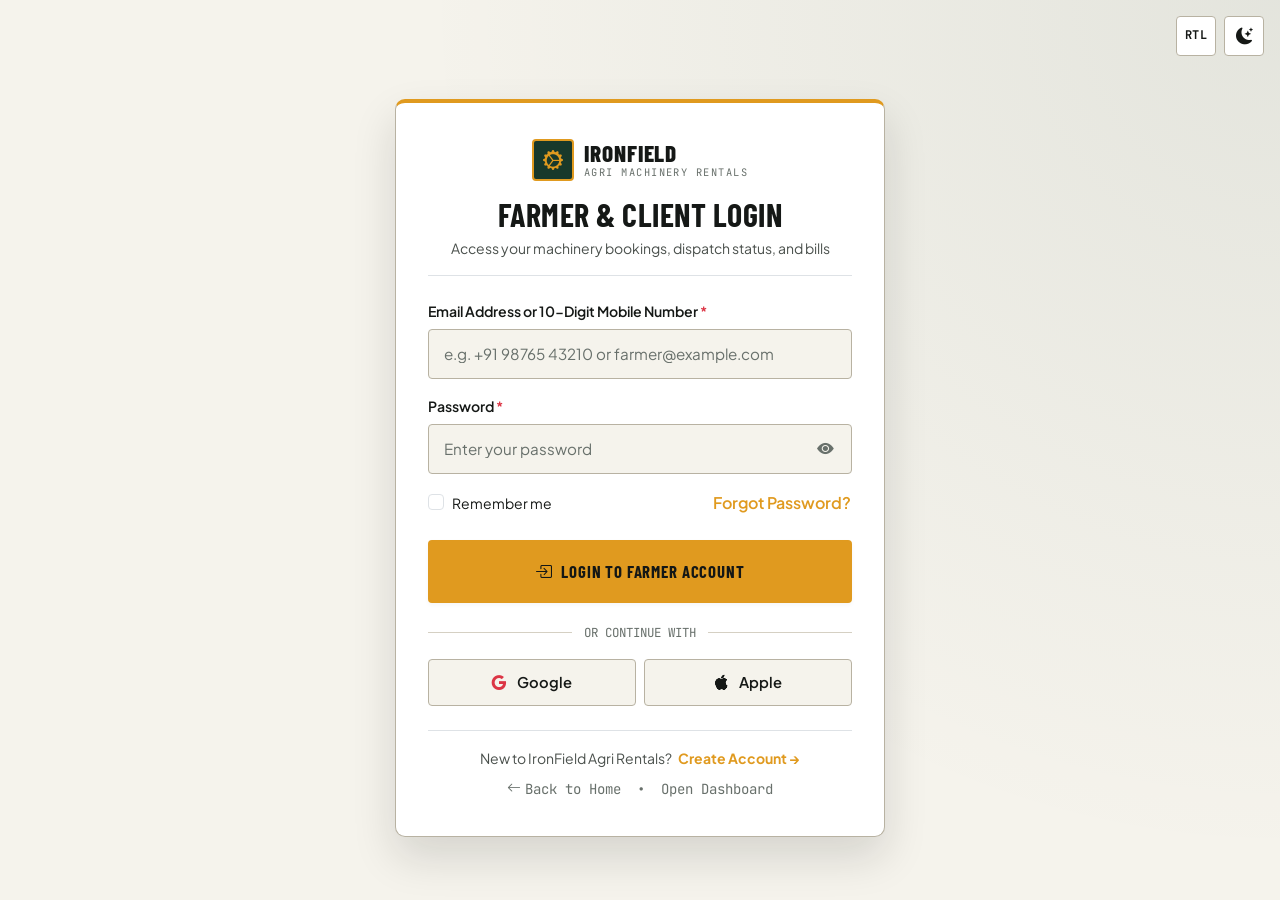
<file: login.html>
<!DOCTYPE html>
<html lang="en" data-theme="light">
<head>
  <meta charset="UTF-8">
  <meta name="viewport" content="width=device-width, initial-scale=1.0">
  <title>Farmer &amp; Client Login | IRONFIELD Agri Rentals</title>
  <meta name="description" content="Sign in to your IronField Agri Rentals client account to access the Farmer Dashboard, book machinery by date, track active rentals, and download GST invoices.">
  <link rel="icon" type="image/svg+xml" href="assets/images/favicon.svg">

  <!-- Google Fonts -->
  <link rel="preconnect" href="https://fonts.googleapis.com">
  <link rel="preconnect" href="https://fonts.gstatic.com" crossorigin>
  <link href="https://fonts.googleapis.com/css2?family=Barlow+Condensed:wght@600;700;800&family=JetBrains+Mono:wght@500;600;700&family=Plus+Jakarta+Sans:wght@400;500;600;700&display=swap" rel="stylesheet">

  <!-- Bootstrap 5.3 CSS & Bootstrap Icons -->
  <link href="https://cdn.jsdelivr.net/npm/bootstrap@5.3.3/dist/css/bootstrap.min.css" rel="stylesheet">
  <link href="https://cdn.jsdelivr.net/npm/bootstrap-icons@1.11.3/font/bootstrap-icons.min.css" rel="stylesheet">

  <!-- Custom Design System CSS -->
  <link rel="stylesheet" href="assets/css/style.css">
</head>
<body>

  <!-- Centered Single-Card Authentication Experience -->
  <main class="auth-page-shell">
    <!-- Floating / Top-Aligned RTL & Theme Controls (Zero Card Overlap on Mobile) -->
    <div class="auth-floating-controls">
      <button type="button" class="rtl-toggle-btn" data-rtl-toggle aria-label="Toggle RTL Layout">RTL</button>
      <button type="button" class="theme-toggle-btn" data-theme-toggle aria-label="Toggle Light/Dark Theme">
        <i class="bi bi-moon-stars-fill"></i>
      </button>
    </div>

    <div class="auth-single-card" data-gsap-fade>
      <!-- Brand Logo Centered at Top Inside Card -->
      <div class="text-center mb-4 pb-3 border-bottom">
        <a class="navbar-brand-agri justify-content-center mb-2" href="index.html">
          <span class="brand-emblem"><i class="bi bi-gear-wide-connected"></i></span>
          <span class="brand-text-wrap text-start">
            <span class="brand-title">IRONFIELD</span>
            <span class="brand-subtitle">Agri Machinery Rentals</span>
          </span>
        </a>
        <h1 class="h2 font-heading text-uppercase mt-2 mb-1">Farmer &amp; Client Login</h1>
        <p class="small text-secondary-custom mb-0">
          Access your machinery bookings, dispatch status, and bills
        </p>
      </div>

      <form id="farmerLoginForm" novalidate>
        <!-- Input 1: Email or Mobile Number (Separate Line) -->
        <div class="mb-3">
          <label for="loginIdentifier" class="form-label-agri">Email Address or 10-Digit Mobile Number <span class="text-danger">*</span></label>
          <input type="text" id="loginIdentifier" name="identifier" class="form-control-agri" placeholder="e.g. +91 98765 43210 or farmer@example.com" required>
        </div>

        <!-- Input 2: Password (Separate Line) -->
        <div class="mb-3">
          <label for="loginPassword" class="form-label-agri">Password <span class="text-danger">*</span></label>
          <div class="password-field-wrap">
            <input type="password" id="loginPassword" name="password" class="form-control-agri" placeholder="Enter your password" required>
            <button type="button" class="password-toggle-btn" data-toggle-password="loginPassword" aria-label="Show password">
              <i class="bi bi-eye-fill"></i>
            </button>
          </div>
        </div>

        <!-- Remember Me & Forgot Password on the Exact Same Line -->
        <div class="d-flex justify-content-between align-items-center mb-4">
          <div class="form-check mb-0">
            <input class="form-check-input" type="checkbox" id="loginRememberMe" name="remember">
            <label class="form-check-label small" for="loginRememberMe">
              Remember me
            </label>
          </div>
          <button type="button" class="btn btn-link p-0 small text-accent text-decoration-none fw-semibold" data-bs-toggle="modal" data-bs-target="#forgotPasswordModal">
            Forgot Password?
          </button>
        </div>

        <!-- Validation Feedback -->
        <div id="loginFormFeedback" class="mb-3" aria-live="polite"></div>

        <!-- Primary Login Submit -->
        <button type="submit" class="btn-agri-primary w-100 py-3">
          <i class="bi bi-box-arrow-in-right"></i> Login to Farmer Account
        </button>

        <!-- Social Login Icons at Bottom (Google & Apple) -->
        <div class="auth-divider"><span>OR CONTINUE WITH</span></div>

        <div class="row g-2 mb-4">
          <div class="col-6">
            <button type="button" class="auth-social-btn" data-social-auth="Google" aria-label="Continue with Google">
              <i class="bi bi-google text-danger"></i>
              <span>Google</span>
            </button>
          </div>
          <div class="col-6">
            <button type="button" class="auth-social-btn" data-social-auth="Apple" aria-label="Continue with Apple">
              <i class="bi bi-apple"></i>
              <span>Apple</span>
            </button>
          </div>
        </div>

        <!-- Sign Up & Website Links -->
        <div class="text-center pt-3 border-top">
          <p class="small text-secondary-custom mb-2">
            New to IronField Agri Rentals?
            <a href="signup.html" class="fw-bold text-accent ms-1">Create Account &rarr;</a>
          </p>
          <div class="d-flex justify-content-center gap-3 small font-mono">
            <a href="index.html" class="text-muted-custom"><i class="bi bi-arrow-left me-1"></i>Back to Home</a>
            <span class="text-muted-custom">&bull;</span>
            <a href="dashboard.html" class="text-muted-custom">Open Dashboard</a>
          </div>
        </div>
      </form>
    </div>

    <!-- Forgot Password Modal -->
    <div class="modal fade" id="forgotPasswordModal" tabindex="-1" aria-labelledby="forgotPasswordModalLabel" aria-hidden="true">
      <div class="modal-dialog modal-dialog-centered">
        <div class="modal-content modal-content-agri">
          <div class="modal-header">
            <h3 class="modal-title h4 font-heading text-uppercase mb-0" id="forgotPasswordModalLabel">Reset Account Password</h3>
            <button type="button" class="btn-close" data-bs-dismiss="modal" aria-label="Close"></button>
          </div>
          <div class="modal-body">
            <p class="small text-secondary-custom mb-3">
              Enter your registered 10-digit mobile number or email address to receive an OTP or password reset link.
            </p>
            <div class="mb-3">
              <label for="resetAccountInput" class="form-label-agri">Registered Mobile or Email</label>
              <input type="text" id="resetAccountInput" class="form-control-agri" placeholder="+91 98765 43210 or email@domain.com">
            </div>
            <div id="resetModalFeedback" class="small"></div>
          </div>
          <div class="modal-footer">
            <button type="button" class="btn-agri-outline py-2 px-3" data-bs-dismiss="modal">Cancel</button>
            <button type="button" class="btn-agri-primary py-2 px-4" onclick="document.getElementById('resetModalFeedback').innerHTML='<div class=\'alert alert-success py-2 mb-0\'>Sample frontend reset triggered! Connect your SMS/SMTP provider to dispatch live OTPs.</div>';">
              Send Reset Instructions
            </button>
          </div>
        </div>
      </div>
    </div>
  </main>

  <!-- Scripts -->
  <script src="https://cdn.jsdelivr.net/npm/bootstrap@5.3.3/dist/js/bootstrap.bundle.min.js"></script>
  <script src="https://cdn.jsdelivr.net/npm/gsap@3.12.5/dist/gsap.min.js"></script>
  <script src="assets/js/data.js"></script>
  <script src="assets/js/main.js"></script>
</body>
</html>
</file>
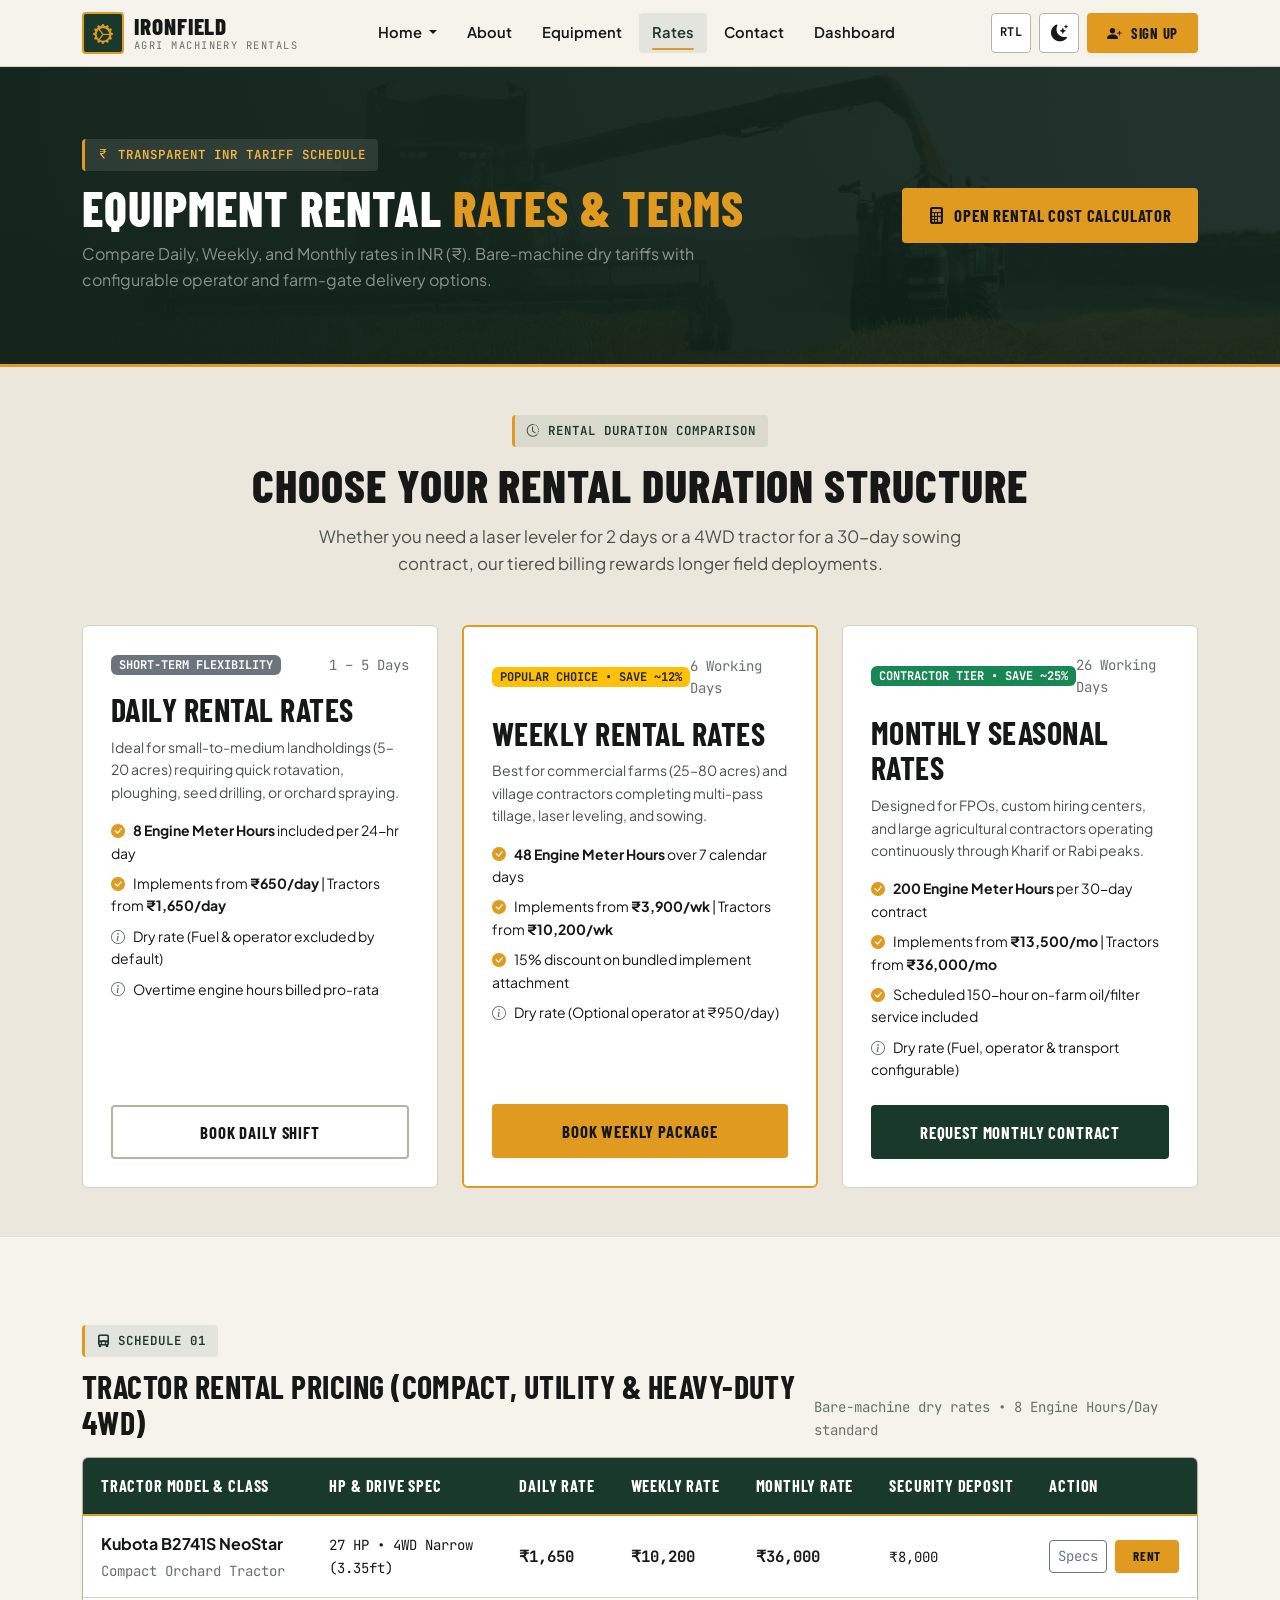
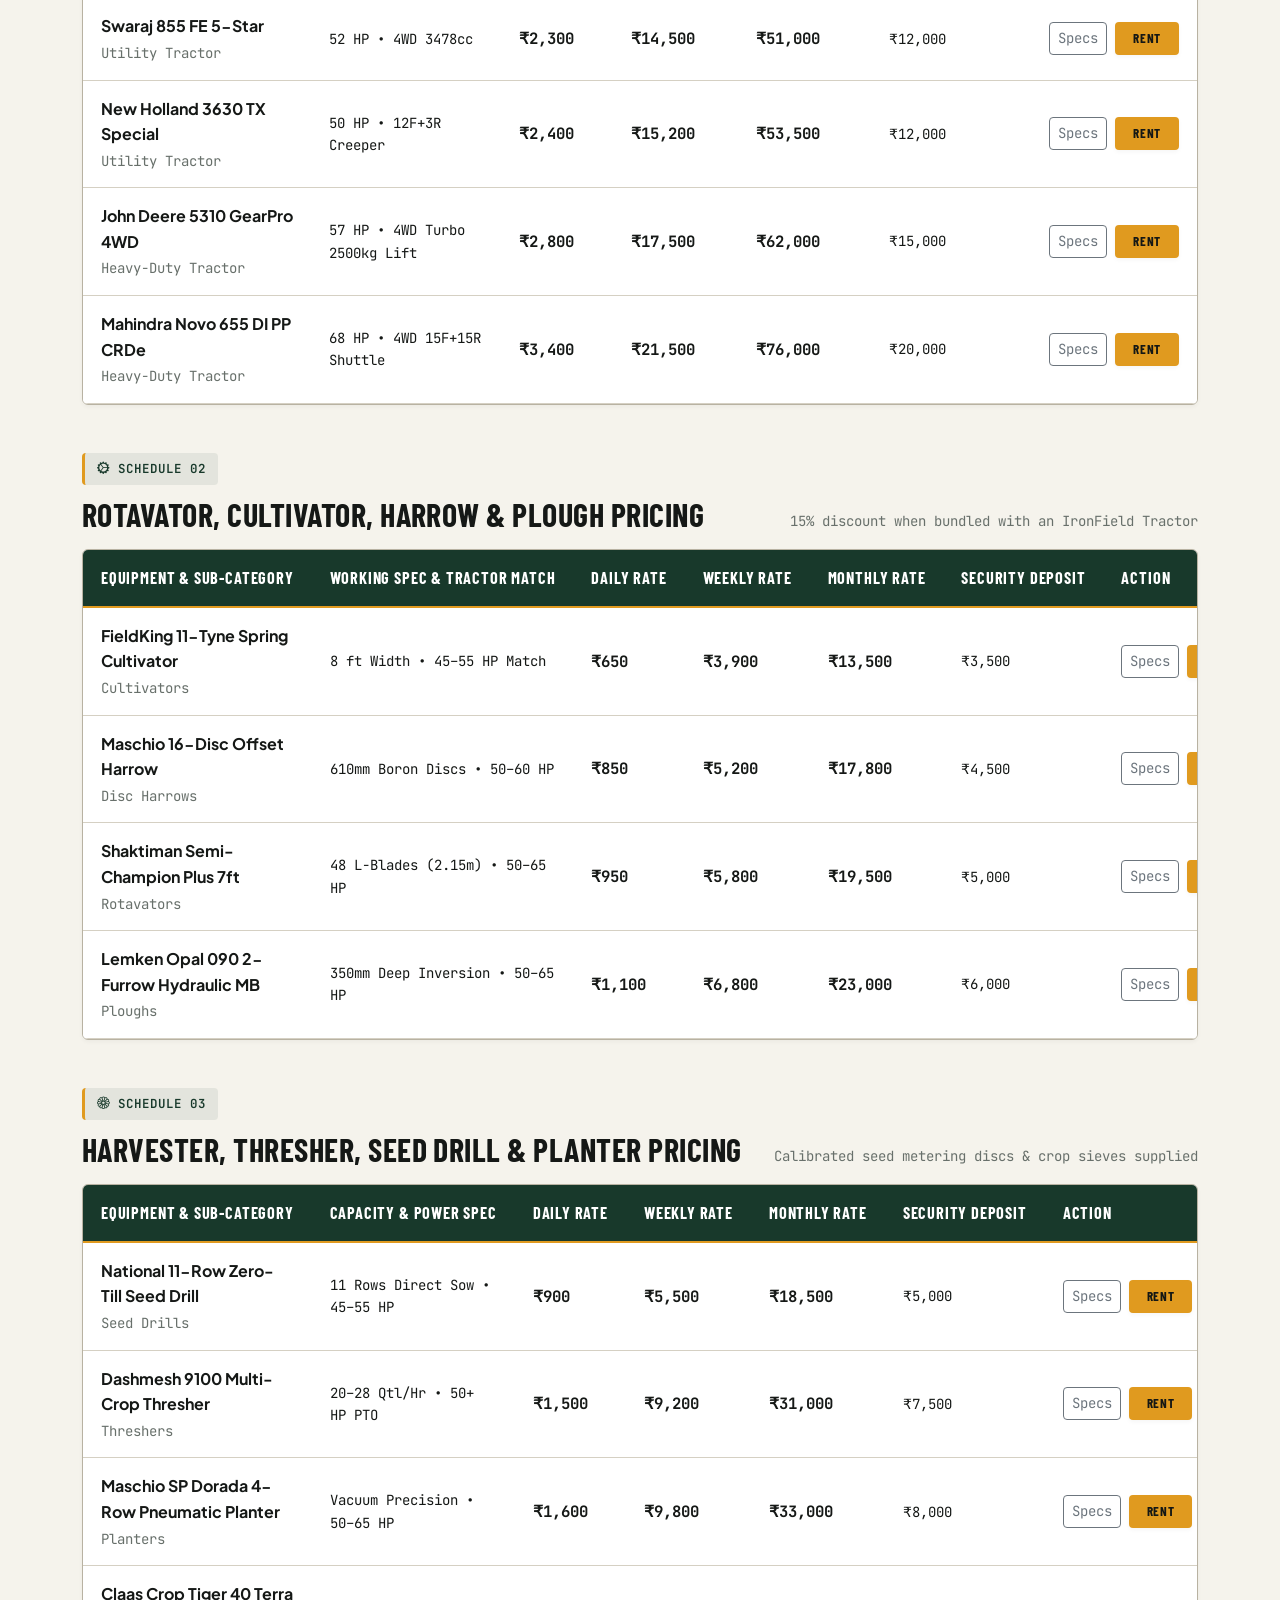
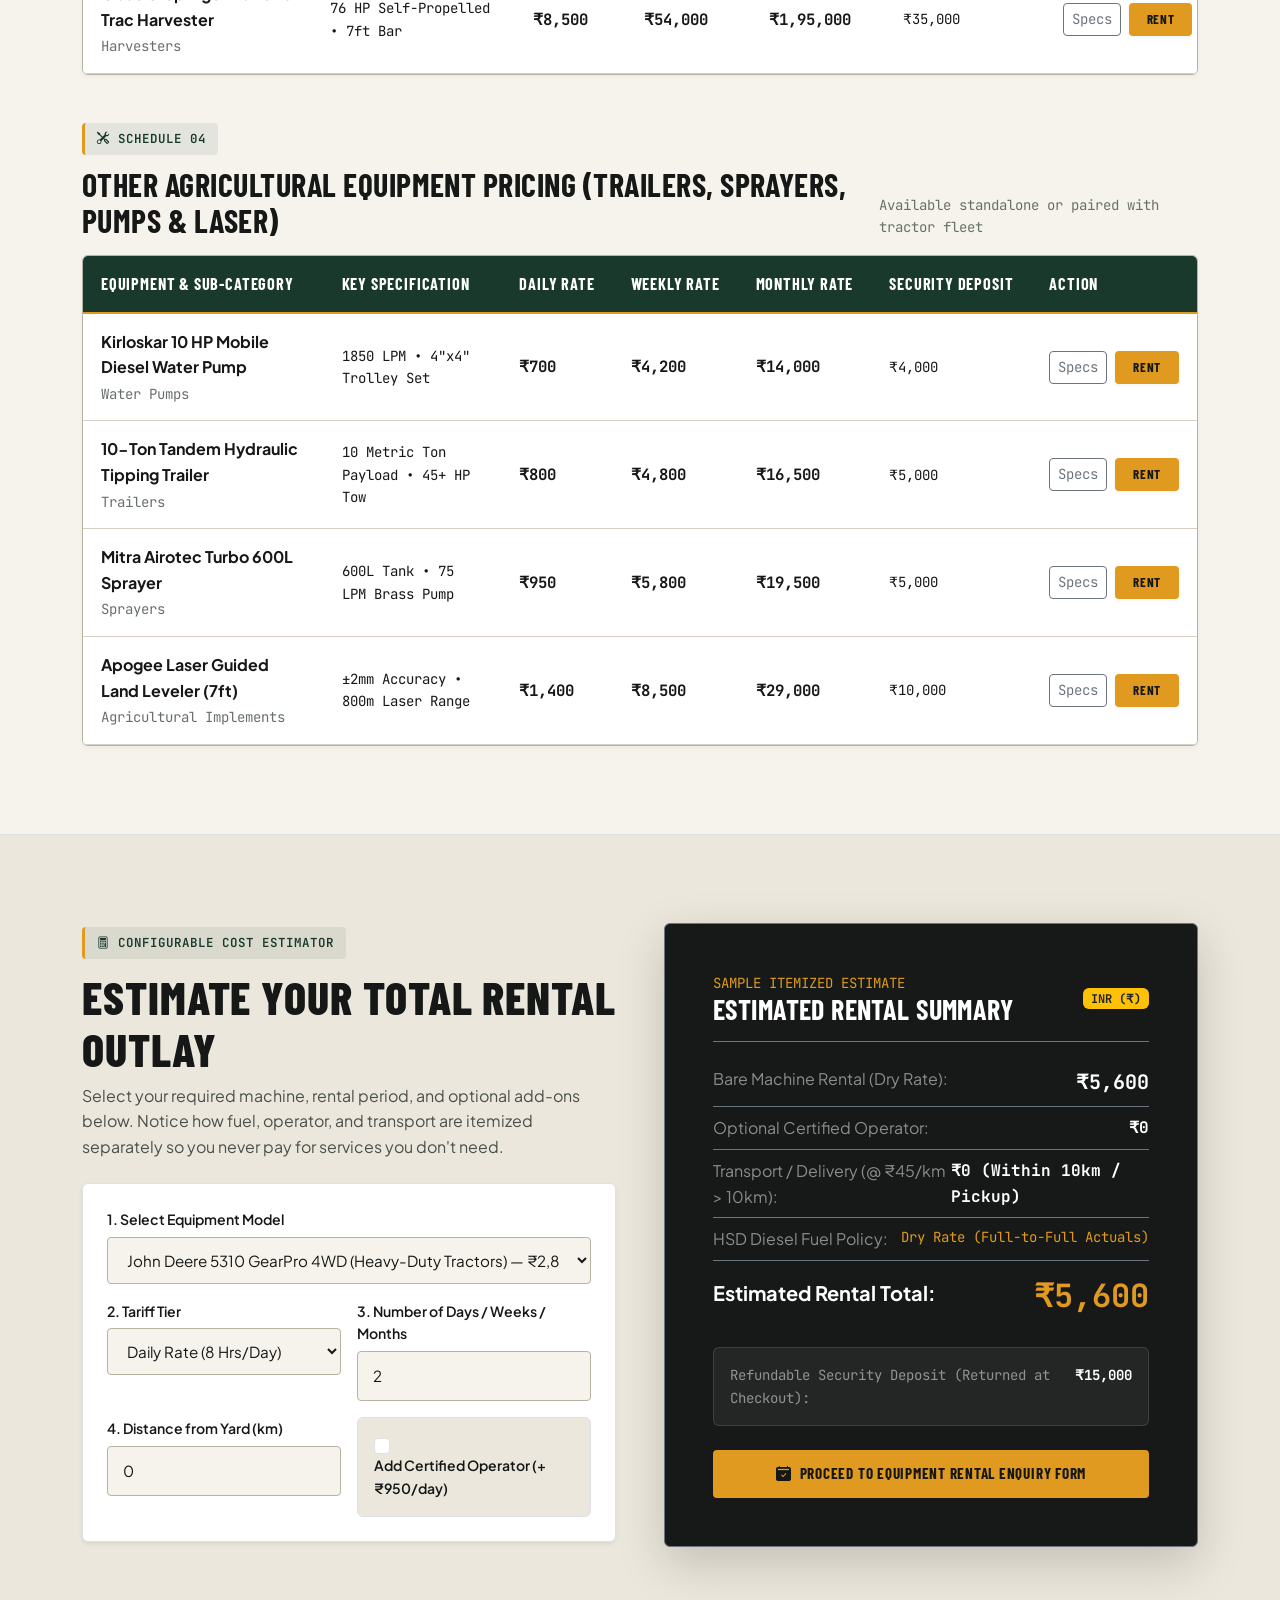
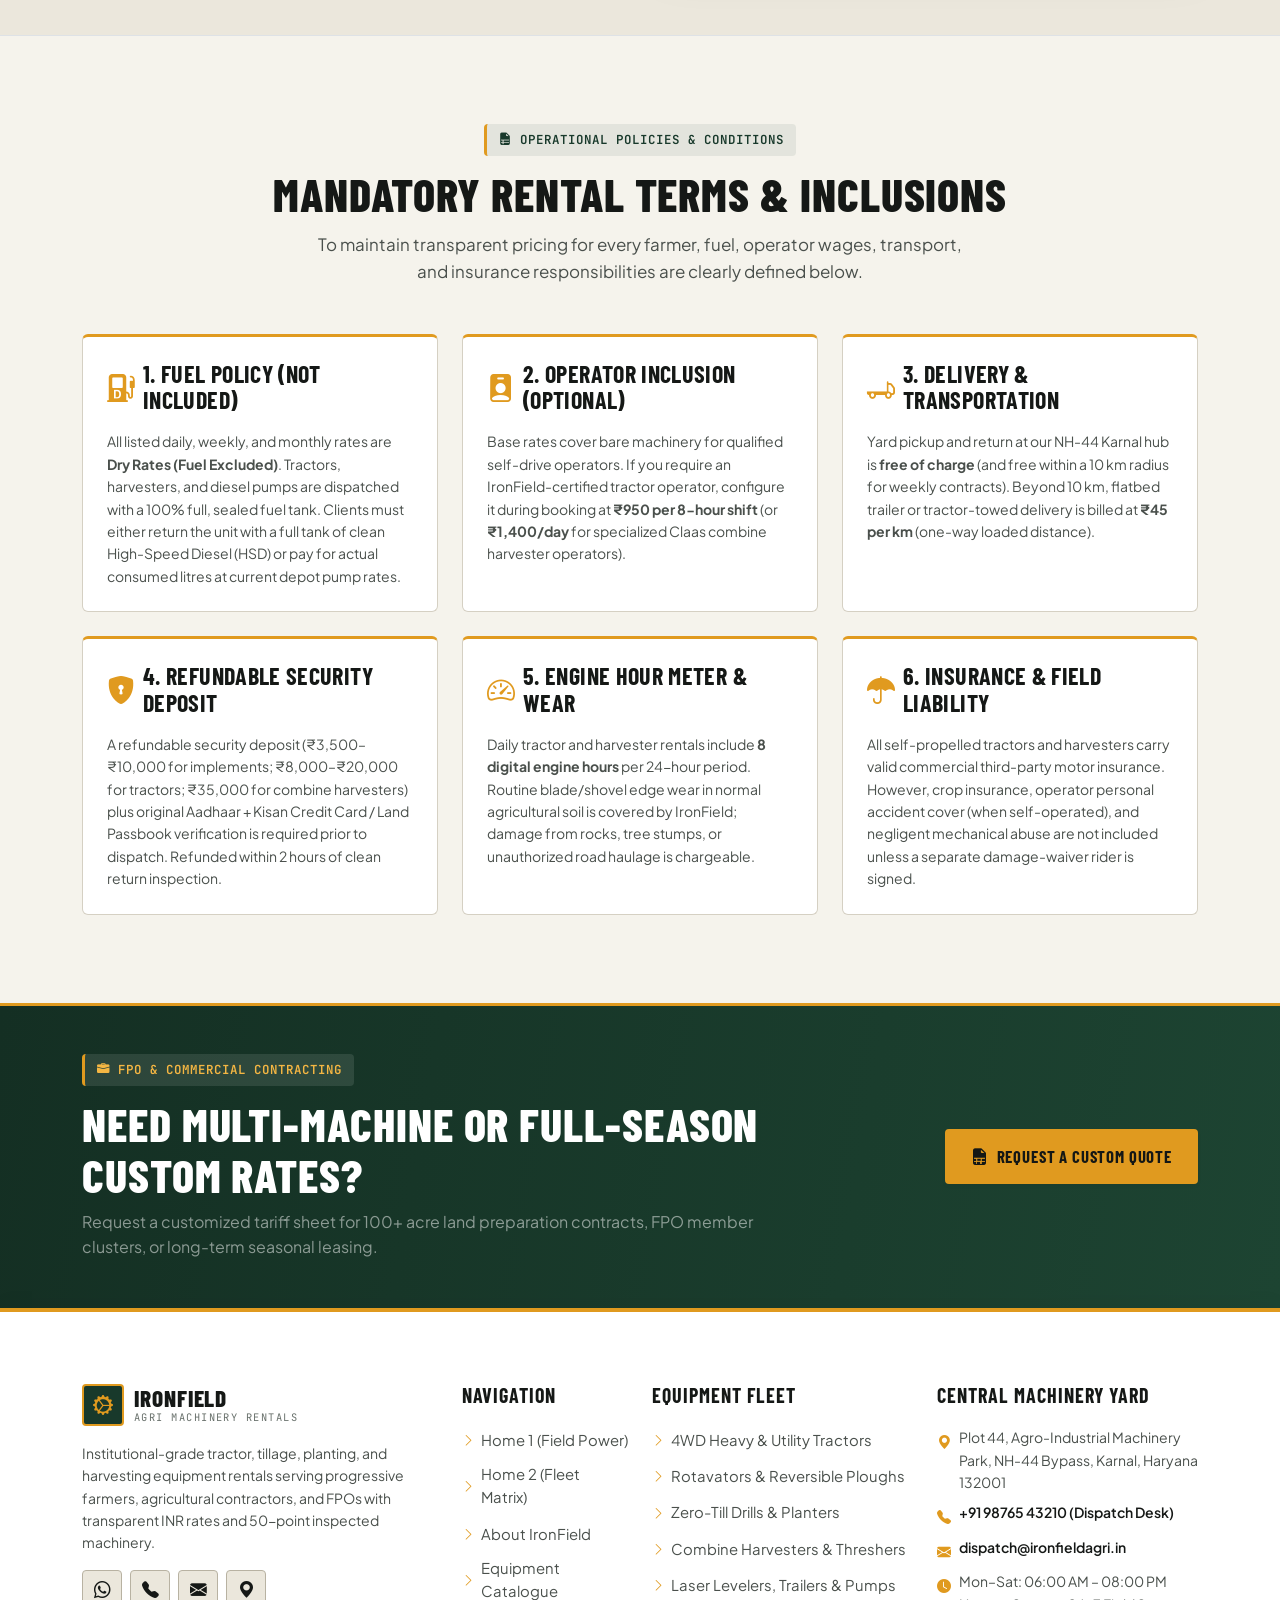
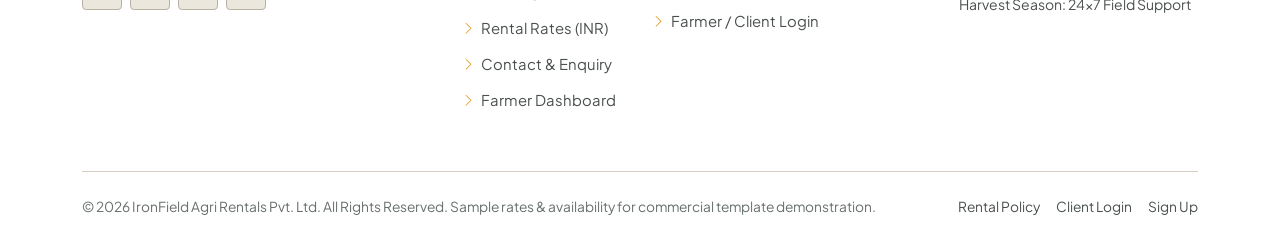
<file: rates.html>
<!DOCTYPE html>
<html lang="en" data-theme="light">
<head>
  <meta charset="UTF-8">
  <meta name="viewport" content="width=device-width, initial-scale=1.0">
  <title>Rental Rates &amp; Pricing Tables (INR) | IRONFIELD Agri Rentals</title>
  <link rel="icon" type="image/svg+xml" href="assets/images/favicon.svg">
  <meta name="description" content="Transparent daily, weekly, and monthly INR (₹) rental rates for tractors, rotavators, cultivators, harvesters, planters, trailers, and water pumps.">

  <!-- Google Fonts -->
  <link rel="preconnect" href="https://fonts.googleapis.com">
  <link rel="preconnect" href="https://fonts.gstatic.com" crossorigin>
  <link href="https://fonts.googleapis.com/css2?family=Barlow+Condensed:wght@600;700;800&family=JetBrains+Mono:wght@500;600;700&family=Plus+Jakarta+Sans:wght@400;500;600;700&display=swap" rel="stylesheet">

  <!-- Bootstrap 5.3 CSS & Bootstrap Icons -->
  <link href="https://cdn.jsdelivr.net/npm/bootstrap@5.3.3/dist/css/bootstrap.min.css" rel="stylesheet">
  <link href="https://cdn.jsdelivr.net/npm/bootstrap-icons@1.11.3/font/bootstrap-icons.min.css" rel="stylesheet">

  <!-- Custom Design System CSS -->
  <link rel="stylesheet" href="assets/css/style.css">
</head>
<body>

  <!-- Mandatory Sticky Navigation Bar -->
  <header class="sticky-top">
    <nav class="navbar navbar-expand-xl site-navbar" aria-label="Main Navigation">
      <div class="container d-flex align-items-center justify-content-between">
        <a class="navbar-brand-agri" href="index.html">
          <span class="brand-emblem"><i class="bi bi-gear-wide-connected"></i></span>
          <span class="brand-text-wrap">
            <span class="brand-title">IRONFIELD</span>
            <span class="brand-subtitle">Agri Machinery Rentals</span>
          </span>
        </a>

        <!-- Mobile & Tablet Menu Toggle (Only button in header on mobile & tab views) -->
        <button class="navbar-toggler navbar-toggler-agri ms-auto d-xl-none" type="button" data-bs-toggle="collapse" data-bs-target="#mainNavbarCollapse" aria-controls="mainNavbarCollapse" aria-expanded="false" aria-label="Toggle navigation">
          <i class="bi bi-list"></i>
        </button>

        <div class="collapse navbar-collapse" id="mainNavbarCollapse">
          <ul class="navbar-nav mx-auto mb-2 mb-xl-0 align-items-xl-center">
            <li class="nav-item dropdown">
              <a class="nav-link dropdown-toggle" href="index.html" id="homeDropdown" role="button" data-bs-toggle="dropdown" aria-expanded="false">
                Home
              </a>
              <ul class="dropdown-menu" aria-labelledby="homeDropdown">
                <li>
                  <a class="dropdown-item" href="index.html">
                    <div>
                      <span>Home 1 — Field Power</span>
                      <small class="dropdown-item-sub">Cinematic Fleet &amp; Seasonal Showcase</small>
                    </div>
                    <i class="bi bi-arrow-right-short fs-5"></i>
                  </a>
                </li>
                <li>
                  <a class="dropdown-item" href="home-2.html">
                    <div>
                      <span>Home 2 — Fleet Matrix</span>
                      <small class="dropdown-item-sub">Editorial Specs &amp; Live Rate Estimator</small>
                    </div>
                    <i class="bi bi-arrow-right-short fs-5"></i>
                  </a>
                </li>
              </ul>
            </li>
            <li class="nav-item">
              <a class="nav-link" href="about.html">About</a>
            </li>
            <li class="nav-item">
              <a class="nav-link" href="equipment.html">Equipment</a>
            </li>
            <li class="nav-item">
              <a class="nav-link active" href="rates.html">Rates</a>
            </li>
            <li class="nav-item">
              <a class="nav-link" href="contact.html">Contact</a>
            </li>
            <li class="nav-item">
              <a class="nav-link" href="dashboard.html">Dashboard</a>
            </li>
          </ul>

          <!-- Desktop Actions (Matching 40px Height) -->
          <div class="d-none d-xl-flex align-items-center gap-2 navbar-actions-wrap ms-xl-3">
            <button type="button" class="rtl-toggle-btn" data-rtl-toggle aria-label="Toggle RTL Layout">RTL</button>
            <button type="button" class="theme-toggle-btn" data-theme-toggle aria-label="Toggle Light/Dark Theme">
              <i class="bi bi-moon-stars-fill"></i>
            </button>
            <a href="signup.html" class="btn-agri-primary btn-nav-cta">
              <i class="bi bi-person-plus-fill"></i> Sign Up
            </a>
          </div>

          <!-- All Header Buttons Moved Inside Menu Page on Mobile & Tablet Views -->
          <div class="navbar-actions-mobile-wrap d-xl-none mt-3 pt-3 border-top border-secondary-subtle">
            <!-- Preferences: RTL & Theme Toggles -->
            <div class="d-flex align-items-center justify-content-between mb-3 p-2 rounded bg-surface-alt border">
              <span class="small font-mono text-muted-custom">Preferences:</span>
              <div class="d-flex align-items-center gap-2">
                <button type="button" class="rtl-toggle-btn" data-rtl-toggle aria-label="Toggle RTL Layout">RTL</button>
                <button type="button" class="theme-toggle-btn" data-theme-toggle aria-label="Toggle Light/Dark Theme">
                  <i class="bi bi-moon-stars-fill"></i>
                </button>
              </div>
            </div>

            <!-- Action Buttons: Sign Up & Login -->
            <div class="d-grid gap-2">
              <a href="signup.html" class="btn-agri-primary w-100 py-2 text-center">
                <i class="bi bi-person-plus-fill"></i> Sign Up
              </a>
              <a href="login.html" class="btn-agri-outline w-100 py-2 text-center">
                <i class="bi bi-box-arrow-in-right"></i> Farmer Login
              </a>
            </div>
          </div>
        </div>
      </div>
    </nav>
  </header>

  <main>
    <!-- 1. PAGE HERO BANNER (UNIFORM HEIGHT) -->
    <section class="page-hero-banner">
      <img src="assets/images/banner-rates-field.jpg" alt="Agricultural Equipment Rental Pricing in INR" class="page-hero-bg">
      <div class="page-hero-overlay"></div>
      <div class="container position-relative z-2">
        <div class="row g-3 align-items-center">
          <div class="col-lg-8">
            <span class="eyebrow-tag eyebrow-dark"><i class="bi bi-currency-rupee"></i> Transparent INR Tariff Schedule</span>
            <h1 class="hero-headline mb-2" style="font-size:clamp(2rem, 3.8vw, 3.2rem);">
              Equipment Rental <span>Rates &amp; Terms</span>
            </h1>
            <p class="text-white-50 mb-0" style="max-width:650px;">
              Compare Daily, Weekly, and Monthly rates in INR (₹). Bare-machine dry tariffs with configurable operator and farm-gate delivery options.
            </p>
          </div>
          <div class="col-lg-4 text-lg-end">
            <a href="#interactive-rate-calculator" class="btn-agri-primary">
              <i class="bi bi-calculator-fill"></i> Open Rental Cost Calculator
            </a>
          </div>
        </div>
      </div>
    </section>

    <!-- 2. RENTAL DURATION COMPARISON & POPULAR RENTAL OPTIONS -->
    <section class="section-padding-sm bg-surface-alt border-bottom" id="seasonal-packages">
      <div class="container">
        <div class="text-center mb-5">
          <span class="eyebrow-tag"><i class="bi bi-clock-history"></i> Rental Duration Comparison</span>
          <h2 class="section-title">Choose Your Rental Duration Structure</h2>
          <p class="section-subtitle mx-auto">
            Whether you need a laser leveler for 2 days or a 4WD tractor for a 30-day sowing contract, our tiered billing rewards longer field deployments.
          </p>
        </div>

        <div class="row g-4 justify-content-center">
          <div class="col-md-6 col-xl-4">
            <div class="feature-box-agri d-flex flex-column justify-content-between">
              <div>
                <div class="d-flex justify-content-between align-items-center mb-3">
                  <span class="badge bg-secondary font-mono">SHORT-TERM FLEXIBILITY</span>
                  <span class="font-mono small text-muted-custom">1 – 5 Days</span>
                </div>
                <h3 class="h2 font-heading text-uppercase mb-2 d-block">Daily Rental Rates</h3>
                <p class="text-secondary-custom small mb-3 d-block">
                  Ideal for small-to-medium landholdings (5–20 acres) requiring quick rotavation, ploughing, seed drilling, or orchard spraying.
                </p>
                <ul class="list-unstyled small mb-4">
                  <li class="mb-2"><i class="bi bi-check-circle-fill text-accent me-2"></i><strong>8 Engine Meter Hours</strong> included per 24-hr day</li>
                  <li class="mb-2"><i class="bi bi-check-circle-fill text-accent me-2"></i>Implements from <strong>₹650/day</strong> | Tractors from <strong>₹1,650/day</strong></li>
                  <li class="mb-2"><i class="bi bi-info-circle text-muted-custom me-2"></i>Dry rate (Fuel &amp; operator excluded by default)</li>
                  <li class="mb-2"><i class="bi bi-info-circle text-muted-custom me-2"></i>Overtime engine hours billed pro-rata</li>
                </ul>
              </div>
              <a href="contact.html?duration=daily#enquiry-form" class="btn-agri-outline w-100">Book Daily Shift</a>
            </div>
          </div>

          <div class="col-md-6 col-xl-4">
            <div class="feature-box-agri d-flex flex-column justify-content-between" style="border:2px solid var(--clr-accent);">
              <div>
                <div class="d-flex justify-content-between align-items-center mb-3">
                  <span class="badge bg-warning text-dark font-mono">POPULAR CHOICE &bull; SAVE ~12%</span>
                  <span class="font-mono small text-muted-custom">6 Working Days</span>
                </div>
                <h3 class="h2 font-heading text-uppercase mb-2 d-block">Weekly Rental Rates</h3>
                <p class="text-secondary-custom small mb-3 d-block">
                  Best for commercial farms (25–80 acres) and village contractors completing multi-pass tillage, laser leveling, and sowing.
                </p>
                <ul class="list-unstyled small mb-4">
                  <li class="mb-2"><i class="bi bi-check-circle-fill text-accent me-2"></i><strong>48 Engine Meter Hours</strong> over 7 calendar days</li>
                  <li class="mb-2"><i class="bi bi-check-circle-fill text-accent me-2"></i>Implements from <strong>₹3,900/wk</strong> | Tractors from <strong>₹10,200/wk</strong></li>
                  <li class="mb-2"><i class="bi bi-check-circle-fill text-accent me-2"></i>15% discount on bundled implement attachment</li>
                  <li class="mb-2"><i class="bi bi-info-circle text-muted-custom me-2"></i>Dry rate (Optional operator at ₹950/day)</li>
                </ul>
              </div>
              <a href="contact.html?duration=weekly#enquiry-form" class="btn-agri-primary w-100">Book Weekly Package</a>
            </div>
          </div>

          <div class="col-md-6 col-xl-4">
            <div class="feature-box-agri d-flex flex-column justify-content-between">
              <div>
                <div class="d-flex justify-content-between align-items-center mb-3">
                  <span class="badge bg-success font-mono">CONTRACTOR TIER &bull; SAVE ~25%</span>
                  <span class="font-mono small text-muted-custom">26 Working Days</span>
                </div>
                <h3 class="h2 font-heading text-uppercase mb-2 d-block">Monthly Seasonal Rates</h3>
                <p class="text-secondary-custom small mb-3 d-block">
                  Designed for FPOs, custom hiring centers, and large agricultural contractors operating continuously through Kharif or Rabi peaks.
                </p>
                <ul class="list-unstyled small mb-4">
                  <li class="mb-2"><i class="bi bi-check-circle-fill text-accent me-2"></i><strong>200 Engine Meter Hours</strong> per 30-day contract</li>
                  <li class="mb-2"><i class="bi bi-check-circle-fill text-accent me-2"></i>Implements from <strong>₹13,500/mo</strong> | Tractors from <strong>₹36,000/mo</strong></li>
                  <li class="mb-2"><i class="bi bi-check-circle-fill text-accent me-2"></i>Scheduled 150-hour on-farm oil/filter service included</li>
                  <li class="mb-2"><i class="bi bi-info-circle text-muted-custom me-2"></i>Dry rate (Fuel, operator &amp; transport configurable)</li>
                </ul>
              </div>
              <a href="contact.html?duration=monthly#enquiry-form" class="btn-agri-forest w-100">Request Monthly Contract</a>
            </div>
          </div>
        </div>
      </div>
    </section>

    <!-- 3. CLEARLY STRUCTURED PRICING TABLES BY EQUIPMENT CATEGORY -->
    <section class="section-padding">
      <div class="container">
        <!-- TABLE A: TRACTOR RENTAL PRICING -->
        <div class="mb-5">
          <div class="d-flex flex-column flex-md-row justify-content-between align-items-md-end mb-3 gap-2">
            <div>
              <span class="eyebrow-tag"><i class="bi bi-truck-front-fill"></i> Schedule 01</span>
              <h2 class="h2 font-heading text-uppercase mb-0">Tractor Rental Pricing (Compact, Utility &amp; Heavy-Duty 4WD)</h2>
            </div>
            <span class="small font-mono text-muted-custom">Bare-machine dry rates &bull; 8 Engine Hours/Day standard</span>
          </div>

          <div class="pricing-table-wrapper">
            <div class="table-responsive">
              <table class="table-agri">
                <thead>
                  <tr>
                    <th>Tractor Model &amp; Class</th>
                    <th>HP &amp; Drive Spec</th>
                    <th>Daily Rate</th>
                    <th>Weekly Rate</th>
                    <th>Monthly Rate</th>
                    <th>Security Deposit</th>
                    <th>Action</th>
                  </tr>
                </thead>
                <tbody>
                  <tr>
                    <td>
                      <strong class="d-block">Kubota B2741S NeoStar</strong>
                      <span class="small text-muted-custom font-mono">Compact Orchard Tractor</span>
                    </td>
                    <td class="font-mono small">27 HP &bull; 4WD Narrow (3.35ft)</td>
                    <td class="price-tag-inr">₹1,650</td>
                    <td class="price-tag-inr">₹10,200</td>
                    <td class="price-tag-inr">₹36,000</td>
                    <td class="font-mono small">₹8,000</td>
                    <td>
                      <div class="d-flex gap-2">
                        <button type="button" class="btn btn-sm btn-outline-secondary font-mono" data-view-details="kubota-b2741s-compact-4wd">Specs</button>
                        <a href="contact.html?equipment=kubota-b2741s-compact-4wd#enquiry-form" class="btn-agri-primary py-1 px-3" style="font-size:0.82rem;">Rent</a>
                      </div>
                    </td>
                  </tr>
                  <tr>
                    <td>
                      <strong class="d-block">Swaraj 855 FE 5-Star</strong>
                      <span class="small text-muted-custom font-mono">Utility Tractor</span>
                    </td>
                    <td class="font-mono small">52 HP &bull; 4WD 3478cc</td>
                    <td class="price-tag-inr">₹2,300</td>
                    <td class="price-tag-inr">₹14,500</td>
                    <td class="price-tag-inr">₹51,000</td>
                    <td class="font-mono small">₹12,000</td>
                    <td>
                      <div class="d-flex gap-2">
                        <button type="button" class="btn btn-sm btn-outline-secondary font-mono" data-view-details="swaraj-855-fe-4wd-utility">Specs</button>
                        <a href="contact.html?equipment=swaraj-855-fe-4wd-utility#enquiry-form" class="btn-agri-primary py-1 px-3" style="font-size:0.82rem;">Rent</a>
                      </div>
                    </td>
                  </tr>
                  <tr>
                    <td>
                      <strong class="d-block">New Holland 3630 TX Special</strong>
                      <span class="small text-muted-custom font-mono">Utility Tractor</span>
                    </td>
                    <td class="font-mono small">50 HP &bull; 12F+3R Creeper</td>
                    <td class="price-tag-inr">₹2,400</td>
                    <td class="price-tag-inr">₹15,200</td>
                    <td class="price-tag-inr">₹53,500</td>
                    <td class="font-mono small">₹12,000</td>
                    <td>
                      <div class="d-flex gap-2">
                        <button type="button" class="btn btn-sm btn-outline-secondary font-mono" data-view-details="new-holland-3630-tx-special">Specs</button>
                        <a href="contact.html?equipment=new-holland-3630-tx-special#enquiry-form" class="btn-agri-primary py-1 px-3" style="font-size:0.82rem;">Rent</a>
                      </div>
                    </td>
                  </tr>
                  <tr>
                    <td>
                      <strong class="d-block">John Deere 5310 GearPro 4WD</strong>
                      <span class="small text-muted-custom font-mono">Heavy-Duty Tractor</span>
                    </td>
                    <td class="font-mono small">57 HP &bull; 4WD Turbo 2500kg Lift</td>
                    <td class="price-tag-inr">₹2,800</td>
                    <td class="price-tag-inr">₹17,500</td>
                    <td class="price-tag-inr">₹62,000</td>
                    <td class="font-mono small">₹15,000</td>
                    <td>
                      <div class="d-flex gap-2">
                        <button type="button" class="btn btn-sm btn-outline-secondary font-mono" data-view-details="john-deere-5310-gearpro-4wd">Specs</button>
                        <a href="contact.html?equipment=john-deere-5310-gearpro-4wd#enquiry-form" class="btn-agri-primary py-1 px-3" style="font-size:0.82rem;">Rent</a>
                      </div>
                    </td>
                  </tr>
                  <tr>
                    <td>
                      <strong class="d-block">Mahindra Novo 655 DI PP CRDe</strong>
                      <span class="small text-muted-custom font-mono">Heavy-Duty Tractor</span>
                    </td>
                    <td class="font-mono small">68 HP &bull; 4WD 15F+15R Shuttle</td>
                    <td class="price-tag-inr">₹3,400</td>
                    <td class="price-tag-inr">₹21,500</td>
                    <td class="price-tag-inr">₹76,000</td>
                    <td class="font-mono small">₹20,000</td>
                    <td>
                      <div class="d-flex gap-2">
                        <button type="button" class="btn btn-sm btn-outline-secondary font-mono" data-view-details="mahindra-novo-655-di-pp-4wd">Specs</button>
                        <a href="contact.html?equipment=mahindra-novo-655-di-pp-4wd#enquiry-form" class="btn-agri-primary py-1 px-3" style="font-size:0.82rem;">Rent</a>
                      </div>
                    </td>
                  </tr>
                </tbody>
              </table>
            </div>
          </div>
        </div>

        <!-- TABLE B: ROTAVATOR, CULTIVATOR & LAND PREPARATION PRICING -->
        <div class="mb-5">
          <div class="d-flex flex-column flex-md-row justify-content-between align-items-md-end mb-3 gap-2">
            <div>
              <span class="eyebrow-tag"><i class="bi bi-gear-wide-connected"></i> Schedule 02</span>
              <h2 class="h2 font-heading text-uppercase mb-0">Rotavator, Cultivator, Harrow &amp; Plough Pricing</h2>
            </div>
            <span class="small font-mono text-muted-custom">15% discount when bundled with an IronField Tractor</span>
          </div>

          <div class="pricing-table-wrapper">
            <div class="table-responsive">
              <table class="table-agri">
                <thead>
                  <tr>
                    <th>Equipment &amp; Sub-Category</th>
                    <th>Working Spec &amp; Tractor Match</th>
                    <th>Daily Rate</th>
                    <th>Weekly Rate</th>
                    <th>Monthly Rate</th>
                    <th>Security Deposit</th>
                    <th>Action</th>
                  </tr>
                </thead>
                <tbody>
                  <tr>
                    <td>
                      <strong class="d-block">FieldKing 11-Tyne Spring Cultivator</strong>
                      <span class="small text-muted-custom font-mono">Cultivators</span>
                    </td>
                    <td class="font-mono small">8 ft Width &bull; 45–55 HP Match</td>
                    <td class="price-tag-inr">₹650</td>
                    <td class="price-tag-inr">₹3,900</td>
                    <td class="price-tag-inr">₹13,500</td>
                    <td class="font-mono small">₹3,500</td>
                    <td>
                      <div class="d-flex gap-2">
                        <button type="button" class="btn btn-sm btn-outline-secondary font-mono" data-view-details="fieldking-11-tyne-spring-cultivator">Specs</button>
                        <a href="contact.html?equipment=fieldking-11-tyne-spring-cultivator#enquiry-form" class="btn-agri-primary py-1 px-3" style="font-size:0.82rem;">Rent</a>
                      </div>
                    </td>
                  </tr>
                  <tr>
                    <td>
                      <strong class="d-block">Maschio 16-Disc Offset Harrow</strong>
                      <span class="small text-muted-custom font-mono">Disc Harrows</span>
                    </td>
                    <td class="font-mono small">610mm Boron Discs &bull; 50–60 HP</td>
                    <td class="price-tag-inr">₹850</td>
                    <td class="price-tag-inr">₹5,200</td>
                    <td class="price-tag-inr">₹17,800</td>
                    <td class="font-mono small">₹4,500</td>
                    <td>
                      <div class="d-flex gap-2">
                        <button type="button" class="btn btn-sm btn-outline-secondary font-mono" data-view-details="maschio-16-disc-offset-harrow">Specs</button>
                        <a href="contact.html?equipment=maschio-16-disc-offset-harrow#enquiry-form" class="btn-agri-primary py-1 px-3" style="font-size:0.82rem;">Rent</a>
                      </div>
                    </td>
                  </tr>
                  <tr>
                    <td>
                      <strong class="d-block">Shaktiman Semi-Champion Plus 7ft</strong>
                      <span class="small text-muted-custom font-mono">Rotavators</span>
                    </td>
                    <td class="font-mono small">48 L-Blades (2.15m) &bull; 50–65 HP</td>
                    <td class="price-tag-inr">₹950</td>
                    <td class="price-tag-inr">₹5,800</td>
                    <td class="price-tag-inr">₹19,500</td>
                    <td class="font-mono small">₹5,000</td>
                    <td>
                      <div class="d-flex gap-2">
                        <button type="button" class="btn btn-sm btn-outline-secondary font-mono" data-view-details="shaktiman-semi-champion-rotavator-7ft">Specs</button>
                        <a href="contact.html?equipment=shaktiman-semi-champion-rotavator-7ft#enquiry-form" class="btn-agri-primary py-1 px-3" style="font-size:0.82rem;">Rent</a>
                      </div>
                    </td>
                  </tr>
                  <tr>
                    <td>
                      <strong class="d-block">Lemken Opal 090 2-Furrow Hydraulic MB</strong>
                      <span class="small text-muted-custom font-mono">Ploughs</span>
                    </td>
                    <td class="font-mono small">350mm Deep Inversion &bull; 50–65 HP</td>
                    <td class="price-tag-inr">₹1,100</td>
                    <td class="price-tag-inr">₹6,800</td>
                    <td class="price-tag-inr">₹23,000</td>
                    <td class="font-mono small">₹6,000</td>
                    <td>
                      <div class="d-flex gap-2">
                        <button type="button" class="btn btn-sm btn-outline-secondary font-mono" data-view-details="lemken-opal-090-2mb-reversible-plough">Specs</button>
                        <a href="contact.html?equipment=lemken-opal-090-2mb-reversible-plough#enquiry-form" class="btn-agri-primary py-1 px-3" style="font-size:0.82rem;">Rent</a>
                      </div>
                    </td>
                  </tr>
                </tbody>
              </table>
            </div>
          </div>
        </div>

        <!-- TABLE C: HARVESTER, THRESHER & PLANTING PRICING -->
        <div class="mb-5">
          <div class="d-flex flex-column flex-md-row justify-content-between align-items-md-end mb-3 gap-2">
            <div>
              <span class="eyebrow-tag"><i class="bi bi-flower1"></i> Schedule 03</span>
              <h2 class="h2 font-heading text-uppercase mb-0">Harvester, Thresher, Seed Drill &amp; Planter Pricing</h2>
            </div>
            <span class="small font-mono text-muted-custom">Calibrated seed metering discs &amp; crop sieves supplied</span>
          </div>

          <div class="pricing-table-wrapper">
            <div class="table-responsive">
              <table class="table-agri">
                <thead>
                  <tr>
                    <th>Equipment &amp; Sub-Category</th>
                    <th>Capacity &amp; Power Spec</th>
                    <th>Daily Rate</th>
                    <th>Weekly Rate</th>
                    <th>Monthly Rate</th>
                    <th>Security Deposit</th>
                    <th>Action</th>
                  </tr>
                </thead>
                <tbody>
                  <tr>
                    <td>
                      <strong class="d-block">National 11-Row Zero-Till Seed Drill</strong>
                      <span class="small text-muted-custom font-mono">Seed Drills</span>
                    </td>
                    <td class="font-mono small">11 Rows Direct Sow &bull; 45–55 HP</td>
                    <td class="price-tag-inr">₹900</td>
                    <td class="price-tag-inr">₹5,500</td>
                    <td class="price-tag-inr">₹18,500</td>
                    <td class="font-mono small">₹5,000</td>
                    <td>
                      <div class="d-flex gap-2">
                        <button type="button" class="btn btn-sm btn-outline-secondary font-mono" data-view-details="national-11-row-zero-till-seed-drill">Specs</button>
                        <a href="contact.html?equipment=national-11-row-zero-till-seed-drill#enquiry-form" class="btn-agri-primary py-1 px-3" style="font-size:0.82rem;">Rent</a>
                      </div>
                    </td>
                  </tr>
                  <tr>
                    <td>
                      <strong class="d-block">Dashmesh 9100 Multi-Crop Thresher</strong>
                      <span class="small text-muted-custom font-mono">Threshers</span>
                    </td>
                    <td class="font-mono small">20–28 Qtl/Hr &bull; 50+ HP PTO</td>
                    <td class="price-tag-inr">₹1,500</td>
                    <td class="price-tag-inr">₹9,200</td>
                    <td class="price-tag-inr">₹31,000</td>
                    <td class="font-mono small">₹7,500</td>
                    <td>
                      <div class="d-flex gap-2">
                        <button type="button" class="btn btn-sm btn-outline-secondary font-mono" data-view-details="dashmesh-9100-multi-crop-thresher">Specs</button>
                        <a href="contact.html?equipment=dashmesh-9100-multi-crop-thresher#enquiry-form" class="btn-agri-primary py-1 px-3" style="font-size:0.82rem;">Rent</a>
                      </div>
                    </td>
                  </tr>
                  <tr>
                    <td>
                      <strong class="d-block">Maschio SP Dorada 4-Row Pneumatic Planter</strong>
                      <span class="small text-muted-custom font-mono">Planters</span>
                    </td>
                    <td class="font-mono small">Vacuum Precision &bull; 50–65 HP</td>
                    <td class="price-tag-inr">₹1,600</td>
                    <td class="price-tag-inr">₹9,800</td>
                    <td class="price-tag-inr">₹33,000</td>
                    <td class="font-mono small">₹8,000</td>
                    <td>
                      <div class="d-flex gap-2">
                        <button type="button" class="btn btn-sm btn-outline-secondary font-mono" data-view-details="maschio-sp-dorada-4-row-pneumatic-planter">Specs</button>
                        <a href="contact.html?equipment=maschio-sp-dorada-4-row-pneumatic-planter#enquiry-form" class="btn-agri-primary py-1 px-3" style="font-size:0.82rem;">Rent</a>
                      </div>
                    </td>
                  </tr>
                  <tr>
                    <td>
                      <strong class="d-block">Claas Crop Tiger 40 Terra Trac Harvester</strong>
                      <span class="small text-muted-custom font-mono">Harvesters</span>
                    </td>
                    <td class="font-mono small">76 HP Self-Propelled &bull; 7ft Bar</td>
                    <td class="price-tag-inr">₹8,500</td>
                    <td class="price-tag-inr">₹54,000</td>
                    <td class="price-tag-inr">₹1,95,000</td>
                    <td class="font-mono small">₹35,000</td>
                    <td>
                      <div class="d-flex gap-2">
                        <button type="button" class="btn btn-sm btn-outline-secondary font-mono" data-view-details="claas-crop-tiger-40-terra-trac-harvester">Specs</button>
                        <a href="contact.html?equipment=claas-crop-tiger-40-terra-trac-harvester#enquiry-form" class="btn-agri-primary py-1 px-3" style="font-size:0.82rem;">Rent</a>
                      </div>
                    </td>
                  </tr>
                </tbody>
              </table>
            </div>
          </div>
        </div>

        <!-- TABLE D: OTHER AGRICULTURAL EQUIPMENT PRICING -->
        <div>
          <div class="d-flex flex-column flex-md-row justify-content-between align-items-md-end mb-3 gap-2">
            <div>
              <span class="eyebrow-tag"><i class="bi bi-tools"></i> Schedule 04</span>
              <h2 class="h2 font-heading text-uppercase mb-0">Other Agricultural Equipment Pricing (Trailers, Sprayers, Pumps &amp; Laser)</h2>
            </div>
            <span class="small font-mono text-muted-custom">Available standalone or paired with tractor fleet</span>
          </div>

          <div class="pricing-table-wrapper">
            <div class="table-responsive">
              <table class="table-agri">
                <thead>
                  <tr>
                    <th>Equipment &amp; Sub-Category</th>
                    <th>Key Specification</th>
                    <th>Daily Rate</th>
                    <th>Weekly Rate</th>
                    <th>Monthly Rate</th>
                    <th>Security Deposit</th>
                    <th>Action</th>
                  </tr>
                </thead>
                <tbody>
                  <tr>
                    <td>
                      <strong class="d-block">Kirloskar 10 HP Mobile Diesel Water Pump</strong>
                      <span class="small text-muted-custom font-mono">Water Pumps</span>
                    </td>
                    <td class="font-mono small">1850 LPM &bull; 4"x4" Trolley Set</td>
                    <td class="price-tag-inr">₹700</td>
                    <td class="price-tag-inr">₹4,200</td>
                    <td class="price-tag-inr">₹14,000</td>
                    <td class="font-mono small">₹4,000</td>
                    <td>
                      <div class="d-flex gap-2">
                        <button type="button" class="btn btn-sm btn-outline-secondary font-mono" data-view-details="kirloskar-10hp-diesel-irrigation-pump">Specs</button>
                        <a href="contact.html?equipment=kirloskar-10hp-diesel-irrigation-pump#enquiry-form" class="btn-agri-primary py-1 px-3" style="font-size:0.82rem;">Rent</a>
                      </div>
                    </td>
                  </tr>
                  <tr>
                    <td>
                      <strong class="d-block">10-Ton Tandem Hydraulic Tipping Trailer</strong>
                      <span class="small text-muted-custom font-mono">Trailers</span>
                    </td>
                    <td class="font-mono small">10 Metric Ton Payload &bull; 45+ HP Tow</td>
                    <td class="price-tag-inr">₹800</td>
                    <td class="price-tag-inr">₹4,800</td>
                    <td class="price-tag-inr">₹16,500</td>
                    <td class="font-mono small">₹5,000</td>
                    <td>
                      <div class="d-flex gap-2">
                        <button type="button" class="btn btn-sm btn-outline-secondary font-mono" data-view-details="vishwakarma-10-ton-hydraulic-tipping-trailer">Specs</button>
                        <a href="contact.html?equipment=vishwakarma-10-ton-hydraulic-tipping-trailer#enquiry-form" class="btn-agri-primary py-1 px-3" style="font-size:0.82rem;">Rent</a>
                      </div>
                    </td>
                  </tr>
                  <tr>
                    <td>
                      <strong class="d-block">Mitra Airotec Turbo 600L Sprayer</strong>
                      <span class="small text-muted-custom font-mono">Sprayers</span>
                    </td>
                    <td class="font-mono small">600L Tank &bull; 75 LPM Brass Pump</td>
                    <td class="price-tag-inr">₹950</td>
                    <td class="price-tag-inr">₹5,800</td>
                    <td class="price-tag-inr">₹19,500</td>
                    <td class="font-mono small">₹5,000</td>
                    <td>
                      <div class="d-flex gap-2">
                        <button type="button" class="btn btn-sm btn-outline-secondary font-mono" data-view-details="mitra-airotec-turbo-600l-orchard-sprayer">Specs</button>
                        <a href="contact.html?equipment=mitra-airotec-turbo-600l-orchard-sprayer#enquiry-form" class="btn-agri-primary py-1 px-3" style="font-size:0.82rem;">Rent</a>
                      </div>
                    </td>
                  </tr>
                  <tr>
                    <td>
                      <strong class="d-block">Apogee Laser Guided Land Leveler (7ft)</strong>
                      <span class="small text-muted-custom font-mono">Agricultural Implements</span>
                    </td>
                    <td class="font-mono small">±2mm Accuracy &bull; 800m Laser Range</td>
                    <td class="price-tag-inr">₹1,400</td>
                    <td class="price-tag-inr">₹8,500</td>
                    <td class="price-tag-inr">₹29,000</td>
                    <td class="font-mono small">₹10,000</td>
                    <td>
                      <div class="d-flex gap-2">
                        <button type="button" class="btn btn-sm btn-outline-secondary font-mono" data-view-details="apogee-laser-guided-land-leveler-7ft">Specs</button>
                        <a href="contact.html?equipment=apogee-laser-guided-land-leveler-7ft#enquiry-form" class="btn-agri-primary py-1 px-3" style="font-size:0.82rem;">Rent</a>
                      </div>
                    </td>
                  </tr>
                </tbody>
              </table>
            </div>
          </div>
        </div>
      </div>
    </section>

    <!-- 4. INTERACTIVE RENTAL COST ESTIMATOR -->
    <section class="section-padding bg-surface-alt border-top border-bottom" id="interactive-rate-calculator">
      <div class="container">
        <div class="row g-5 align-items-center">
          <div class="col-xl-6">
            <span class="eyebrow-tag"><i class="bi bi-calculator"></i> Configurable Cost Estimator</span>
            <h2 class="section-title mb-2">Estimate Your Total Rental Outlay</h2>
            <p class="text-secondary-custom mb-4">
              Select your required machine, rental period, and optional add-ons below. Notice how fuel, operator, and transport are itemized separately so you never pay for services you don't need.
            </p>

            <div class="p-4 rounded bg-surface border shadow-sm">
              <div class="row g-3">
                <div class="col-12">
                  <label for="calcMachineSelect" class="form-label-agri">1. Select Equipment Model</label>
                  <select id="calcMachineSelect" class="form-select-agri"></select>
                </div>
                <div class="col-sm-6">
                  <label for="calcDurationSelect" class="form-label-agri">2. Tariff Tier</label>
                  <select id="calcDurationSelect" class="form-select-agri">
                    <option value="daily">Daily Rate (8 Hrs/Day)</option>
                    <option value="weekly">Weekly Rate (6 Working Days)</option>
                    <option value="monthly">Monthly Seasonal Rate</option>
                  </select>
                </div>
                <div class="col-sm-6">
                  <label for="calcQtyInput" class="form-label-agri">3. Number of Days / Weeks / Months</label>
                  <input type="number" id="calcQtyInput" class="form-control-agri" value="2" min="1" max="60">
                </div>
                <div class="col-sm-6">
                  <label for="calcDeliveryKm" class="form-label-agri">4. Distance from Yard (km)</label>
                  <input type="number" id="calcDeliveryKm" class="form-control-agri" value="0" min="0" max="250" placeholder="0 for Self Pickup (First 10km Free)">
                </div>
                <div class="col-sm-6 d-flex align-items-end">
                  <div class="form-check p-3 rounded bg-surface-alt border w-100 mb-0">
                    <input class="form-check-input ms-0 me-2" type="checkbox" id="calcOperatorCheck">
                    <label class="form-check-label small fw-semibold" for="calcOperatorCheck">
                      Add Certified Operator (+₹950/day)
                    </label>
                  </div>
                </div>
              </div>
            </div>
          </div>

          <div class="col-xl-6">
            <div class="p-4 p-md-5 rounded bg-charcoal text-white border border-secondary shadow-lg">
              <div class="d-flex justify-content-between align-items-center pb-3 mb-3 border-bottom border-secondary">
                <div>
                  <span class="font-mono small text-accent d-block">SAMPLE ITEMIZED ESTIMATE</span>
                  <h3 class="h3 font-heading text-uppercase text-white mb-0 d-block">Estimated Rental Summary</h3>
                </div>
                <span class="badge bg-warning text-dark font-mono">INR (₹)</span>
              </div>

              <div class="d-flex justify-content-between py-2 border-bottom border-secondary">
                <span class="text-white-50">Bare Machine Rental (Dry Rate):</span>
                <strong class="font-mono fs-5" id="calcBaseCostDisplay">₹5,600</strong>
              </div>
              <div class="d-flex justify-content-between py-2 border-bottom border-secondary">
                <span class="text-white-50">Optional Certified Operator:</span>
                <strong class="font-mono" id="calcOperatorCostDisplay">₹0</strong>
              </div>
              <div class="d-flex justify-content-between py-2 border-bottom border-secondary">
                <span class="text-white-50">Transport / Delivery (@ ₹45/km &gt; 10km):</span>
                <strong class="font-mono" id="calcDeliveryCostDisplay">₹0 (Within 10km / Pickup)</strong>
              </div>
              <div class="d-flex justify-content-between py-2 border-bottom border-secondary">
                <span class="text-white-50">HSD Diesel Fuel Policy:</span>
                <span class="font-mono small text-accent">Dry Rate (Full-to-Full Actuals)</span>
              </div>
              <div class="d-flex justify-content-between py-3 mb-3">
                <span class="fs-5 fw-bold">Estimated Rental Total:</span>
                <span class="h2 font-mono fw-bold text-accent mb-0" id="calcTotalEstimateDisplay">₹5,600</span>
              </div>

              <div class="p-3 rounded mb-4" style="background:rgba(255,255,255,0.06);border:1px solid rgba(255,255,255,0.12);">
                <div class="d-flex justify-content-between small font-mono">
                  <span class="text-white-50">Refundable Security Deposit (Returned at Checkout):</span>
                  <strong class="text-white" id="calcDepositDisplay">₹15,000</strong>
                </div>
              </div>

              <a href="contact.html#enquiry-form" id="calcBookQuoteLink" class="btn-agri-primary w-100 btn-responsive-balance">
                <i class="bi bi-calendar2-check-fill"></i> Proceed to Equipment Rental Enquiry Form
              </a>
            </div>
          </div>
        </div>
      </div>
    </section>

    <!-- 5. FUEL, OPERATOR, DELIVERY, SECURITY DEPOSIT & RENTAL CONDITIONS -->
    <section class="section-padding" id="rental-conditions">
      <div class="container">
        <div class="text-center mb-5">
          <span class="eyebrow-tag"><i class="bi bi-file-earmark-ruled-fill"></i> Operational Policies &amp; Conditions</span>
          <h2 class="section-title">Mandatory Rental Terms &amp; Inclusions</h2>
          <p class="section-subtitle mx-auto">
            To maintain transparent pricing for every farmer, fuel, operator wages, transport, and insurance responsibilities are clearly defined below.
          </p>
        </div>

        <div class="row g-4 justify-content-center">
          <div class="col-md-6 col-xl-4">
            <div class="policy-disclosure-card">
              <div class="d-flex align-items-center gap-2 mb-3">
                <i class="bi bi-fuel-pump-diesel-fill fs-3 text-accent"></i>
                <h3 class="h4 font-heading text-uppercase mb-0 d-block">1. Fuel Policy (Not Included)</h3>
              </div>
              <p class="small text-secondary-custom mb-0 d-block">
                All listed daily, weekly, and monthly rates are <strong>Dry Rates (Fuel Excluded)</strong>. Tractors, harvesters, and diesel pumps are dispatched with a 100% full, sealed fuel tank. Clients must either return the unit with a full tank of clean High-Speed Diesel (HSD) or pay for actual consumed litres at current depot pump rates.
              </p>
            </div>
          </div>

          <div class="col-md-6 col-xl-4">
            <div class="policy-disclosure-card">
              <div class="d-flex align-items-center gap-2 mb-3">
                <i class="bi bi-person-badge-fill fs-3 text-accent"></i>
                <h3 class="h4 font-heading text-uppercase mb-0 d-block">2. Operator Inclusion (Optional)</h3>
              </div>
              <p class="small text-secondary-custom mb-0 d-block">
                Base rates cover bare machinery for qualified self-drive operators. If you require an IronField-certified tractor operator, configure it during booking at <strong>₹950 per 8-hour shift</strong> (or <strong>₹1,400/day</strong> for specialized Claas combine harvester operators).
              </p>
            </div>
          </div>

          <div class="col-md-6 col-xl-4">
            <div class="policy-disclosure-card">
              <div class="d-flex align-items-center gap-2 mb-3">
                <i class="bi bi-truck-flatbed fs-3 text-accent"></i>
                <h3 class="h4 font-heading text-uppercase mb-0 d-block">3. Delivery &amp; Transportation</h3>
              </div>
              <p class="small text-secondary-custom mb-0 d-block">
                Yard pickup and return at our NH-44 Karnal hub is <strong>free of charge</strong> (and free within a 10 km radius for weekly contracts). Beyond 10 km, flatbed trailer or tractor-towed delivery is billed at <strong>₹45 per km</strong> (one-way loaded distance).
              </p>
            </div>
          </div>

          <div class="col-md-6 col-xl-4">
            <div class="policy-disclosure-card">
              <div class="d-flex align-items-center gap-2 mb-3">
                <i class="bi bi-shield-lock-fill fs-3 text-accent"></i>
                <h3 class="h4 font-heading text-uppercase mb-0 d-block">4. Refundable Security Deposit</h3>
              </div>
              <p class="small text-secondary-custom mb-0 d-block">
                A refundable security deposit (₹3,500–₹10,000 for implements; ₹8,000–₹20,000 for tractors; ₹35,000 for combine harvesters) plus original Aadhaar + Kisan Credit Card / Land Passbook verification is required prior to dispatch. Refunded within 2 hours of clean return inspection.
              </p>
            </div>
          </div>

          <div class="col-md-6 col-xl-4">
            <div class="policy-disclosure-card">
              <div class="d-flex align-items-center gap-2 mb-3">
                <i class="bi bi-speedometer2 fs-3 text-accent"></i>
                <h3 class="h4 font-heading text-uppercase mb-0 d-block">5. Engine Hour Meter &amp; Wear</h3>
              </div>
              <p class="small text-secondary-custom mb-0 d-block">
                Daily tractor and harvester rentals include <strong>8 digital engine hours</strong> per 24-hour period. Routine blade/shovel edge wear in normal agricultural soil is covered by IronField; damage from rocks, tree stumps, or unauthorized road haulage is chargeable.
              </p>
            </div>
          </div>

          <div class="col-md-6 col-xl-4">
            <div class="policy-disclosure-card">
              <div class="d-flex align-items-center gap-2 mb-3">
                <i class="bi bi-umbrella-fill fs-3 text-accent"></i>
                <h3 class="h4 font-heading text-uppercase mb-0 d-block">6. Insurance &amp; Field Liability</h3>
              </div>
              <p class="small text-secondary-custom mb-0 d-block">
                All self-propelled tractors and harvesters carry valid commercial third-party motor insurance. However, crop insurance, operator personal accident cover (when self-operated), and negligent mechanical abuse are not included unless a separate damage-waiver rider is signed.
              </p>
            </div>
          </div>
        </div>
      </div>
    </section>

    <!-- 6. REQUEST A CUSTOM QUOTE CTA -->
    <section class="section-padding-sm" style="background:linear-gradient(100deg, #142f23 0%, #1d4432 100%);color:#ffffff;border-top:3px solid var(--clr-accent);">
      <div class="container">
        <div class="row g-4 align-items-center">
          <div class="col-lg-8">
            <span class="eyebrow-tag eyebrow-dark"><i class="bi bi-briefcase-fill"></i> FPO &amp; Commercial Contracting</span>
            <h2 class="section-title text-white mb-2">Need Multi-Machine or Full-Season Custom Rates?</h2>
            <p class="text-white-50 mb-0">
              Request a customized tariff sheet for 100+ acre land preparation contracts, FPO member clusters, or long-term seasonal leasing.
            </p>
          </div>
          <div class="col-lg-4 text-lg-end">
            <a href="contact.html?equipment=custom-multi-machine#enquiry-form" class="btn-agri-primary">
              <i class="bi bi-file-earmark-spreadsheet-fill"></i> Request a Custom Quote
            </a>
          </div>
        </div>
      </div>
    </section>
  </main>

  <!-- MULTI-COLUMN FOOTER (WHITE BG IN LIGHT MODE) -->
  <footer class="site-footer">
    <div class="container">
      <div class="row g-4">
        <div class="col-lg-4">
          <a class="navbar-brand-agri mb-3" href="index.html">
            <span class="brand-emblem"><i class="bi bi-gear-wide-connected"></i></span>
            <span class="brand-text-wrap">
              <span class="brand-title footer-brand-title">IRONFIELD</span>
              <span class="brand-subtitle footer-brand-sub">Agri Machinery Rentals</span>
            </span>
          </a>
          <p class="small footer-text mb-3">
            Institutional-grade tractor, tillage, planting, and harvesting equipment rentals serving progressive farmers, agricultural contractors, and FPOs with transparent INR rates and 50-point inspected machinery.
          </p>
          <div class="d-flex gap-2">
            <a href="https://wa.me/919876543210" data-whatsapp-link class="footer-social-btn" aria-label="WhatsApp"><i class="bi bi-whatsapp"></i></a>
            <a href="tel:+919876543210" data-phone-link class="footer-social-btn" aria-label="Phone"><i class="bi bi-telephone-fill"></i></a>
            <a href="mailto:dispatch@ironfieldagri.in" data-email-link class="footer-social-btn" aria-label="Email"><i class="bi bi-envelope-fill"></i></a>
            <a href="https://www.google.com/maps" data-directions-link class="footer-social-btn" aria-label="Directions"><i class="bi bi-geo-alt-fill"></i></a>
          </div>
        </div>

        <div class="col-6 col-lg-2">
          <h5>Navigation</h5>
          <ul class="footer-links">
            <li><a href="index.html"><i class="bi bi-chevron-right small text-accent"></i>Home 1 (Field Power)</a></li>
            <li><a href="home-2.html"><i class="bi bi-chevron-right small text-accent"></i>Home 2 (Fleet Matrix)</a></li>
            <li><a href="about.html"><i class="bi bi-chevron-right small text-accent"></i>About IronField</a></li>
            <li><a href="equipment.html"><i class="bi bi-chevron-right small text-accent"></i>Equipment Catalogue</a></li>
            <li><a href="rates.html"><i class="bi bi-chevron-right small text-accent"></i>Rental Rates (INR)</a></li>
            <li><a href="contact.html"><i class="bi bi-chevron-right small text-accent"></i>Contact &amp; Enquiry</a></li>
            <li><a href="dashboard.html"><i class="bi bi-chevron-right small text-accent"></i>Farmer Dashboard</a></li>
          </ul>
        </div>

        <div class="col-6 col-lg-3">
          <h5>Equipment Fleet</h5>
          <ul class="footer-links">
            <li><a href="equipment.html?category=tractors"><i class="bi bi-chevron-right small text-accent"></i>4WD Heavy &amp; Utility Tractors</a></li>
            <li><a href="equipment.html?category=land-prep"><i class="bi bi-chevron-right small text-accent"></i>Rotavators &amp; Reversible Ploughs</a></li>
            <li><a href="equipment.html?category=planting-harvesting"><i class="bi bi-chevron-right small text-accent"></i>Zero-Till Drills &amp; Planters</a></li>
            <li><a href="equipment.html?category=planting-harvesting&sub=Harvesters"><i class="bi bi-chevron-right small text-accent"></i>Combine Harvesters &amp; Threshers</a></li>
            <li><a href="equipment.html?category=other-machinery"><i class="bi bi-chevron-right small text-accent"></i>Laser Levelers, Trailers &amp; Pumps</a></li>
            <li><a href="login.html"><i class="bi bi-chevron-right small text-accent"></i>Farmer / Client Login</a></li>
          </ul>
        </div>

        <div class="col-lg-3">
          <h5>Central Machinery Yard</h5>
          <ul class="list-unstyled small footer-text mb-0">
            <li class="mb-2 d-flex gap-2">
              <i class="bi bi-geo-alt-fill text-accent mt-1"></i>
              <span>Plot 44, Agro-Industrial Machinery Park, NH-44 Bypass, Karnal, Haryana 132001</span>
            </li>
            <li class="mb-2 d-flex gap-2">
              <i class="bi bi-telephone-fill text-accent mt-1"></i>
              <a href="tel:+919876543210" data-phone-link class="footer-contact-link text-decoration-none">+91 98765 43210 (Dispatch Desk)</a>
            </li>
            <li class="mb-2 d-flex gap-2">
              <i class="bi bi-envelope-fill text-accent mt-1"></i>
              <a href="mailto:dispatch@ironfieldagri.in" data-email-link class="footer-contact-link text-decoration-none">dispatch@ironfieldagri.in</a>
            </li>
            <li class="d-flex gap-2">
              <i class="bi bi-clock-fill text-accent mt-1"></i>
              <span>Mon–Sat: 06:00 AM – 08:00 PM<br>Harvest Season: 24x7 Field Support</span>
            </li>
          </ul>
        </div>
      </div>

      <div class="footer-bottom d-flex flex-column flex-md-row justify-content-between align-items-center gap-2">
        <div>&copy; 2026 IronField Agri Rentals Pvt. Ltd. All Rights Reserved. Sample rates &amp; availability for commercial template demonstration.</div>
        <div class="d-flex gap-3">
          <a href="rates.html#rental-conditions">Rental Policy</a>
          <a href="login.html">Client Login</a>
          <a href="signup.html">Sign Up</a>
        </div>
      </div>
    </div>
  </footer>

  <!-- Back to Top Button -->
  <button type="button" class="back-to-top-btn" id="backToTopBtn" aria-label="Back to top">
    <i class="bi bi-arrow-up"></i>
  </button>

  <!-- Scripts -->
  <script src="https://cdn.jsdelivr.net/npm/bootstrap@5.3.3/dist/js/bootstrap.bundle.min.js"></script>
  <script src="https://cdn.jsdelivr.net/npm/gsap@3.12.5/dist/gsap.min.js"></script>
  <script src="assets/js/data.js"></script>
  <script src="assets/js/main.js"></script>
</body>
</html>
</file>
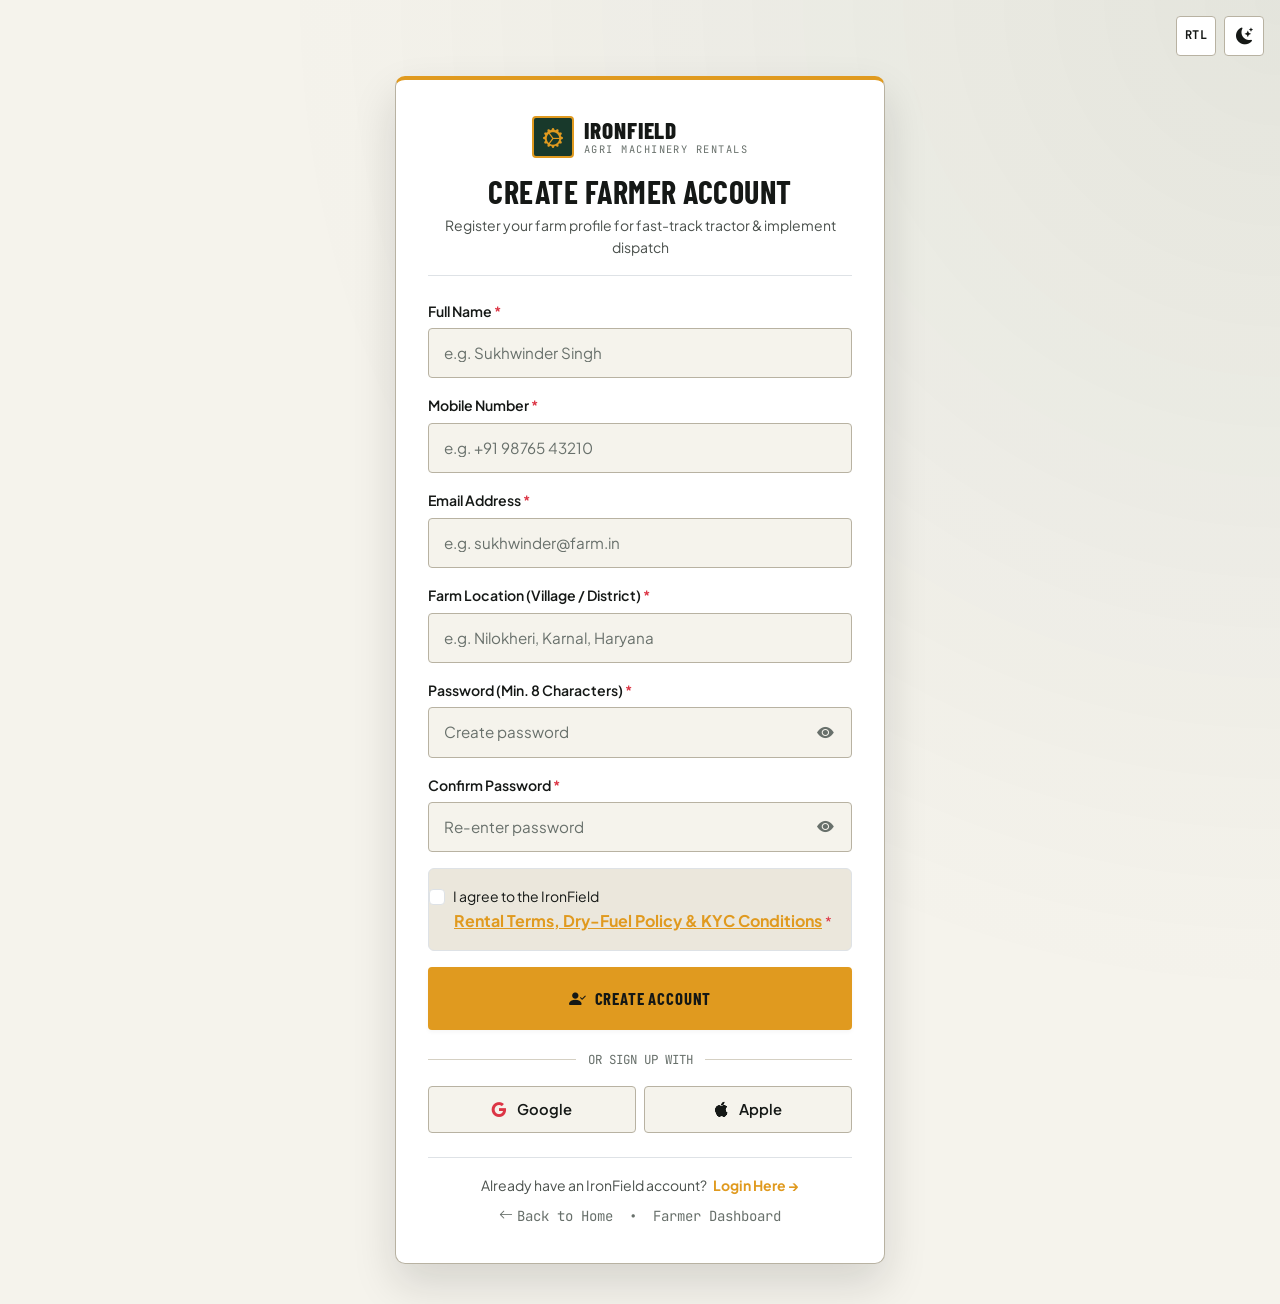
<file: signup.html>
<!DOCTYPE html>
<html lang="en" data-theme="light">
<head>
  <meta charset="UTF-8">
  <meta name="viewport" content="width=device-width, initial-scale=1.0">
  <title>Farmer &amp; Client Sign Up | IRONFIELD Agri Rentals</title>
  <meta name="description" content="Create a farmer, agricultural contractor, or FPO account with IronField Agri Rentals to book equipment by date and track your rentals.">
  <link rel="icon" type="image/svg+xml" href="assets/images/favicon.svg">

  <!-- Google Fonts -->
  <link rel="preconnect" href="https://fonts.googleapis.com">
  <link rel="preconnect" href="https://fonts.gstatic.com" crossorigin>
  <link href="https://fonts.googleapis.com/css2?family=Barlow+Condensed:wght@600;700;800&family=JetBrains+Mono:wght@500;600;700&family=Plus+Jakarta+Sans:wght@400;500;600;700&display=swap" rel="stylesheet">

  <!-- Bootstrap 5.3 CSS & Bootstrap Icons -->
  <link href="https://cdn.jsdelivr.net/npm/bootstrap@5.3.3/dist/css/bootstrap.min.css" rel="stylesheet">
  <link href="https://cdn.jsdelivr.net/npm/bootstrap-icons@1.11.3/font/bootstrap-icons.min.css" rel="stylesheet">

  <!-- Custom Design System CSS -->
  <link rel="stylesheet" href="assets/css/style.css">
</head>
<body>

  <!-- Centered Single-Card Registration Experience -->
  <main class="auth-page-shell">
    <!-- Floating / Top-Aligned RTL & Theme Controls (Zero Card Overlap on Mobile) -->
    <div class="auth-floating-controls">
      <button type="button" class="rtl-toggle-btn" data-rtl-toggle aria-label="Toggle RTL Layout">RTL</button>
      <button type="button" class="theme-toggle-btn" data-theme-toggle aria-label="Toggle Light/Dark Theme">
        <i class="bi bi-moon-stars-fill"></i>
      </button>
    </div>

    <div class="auth-single-card" data-gsap-fade>
      <!-- Brand Logo Centered at Top Inside Card -->
      <div class="text-center mb-4 pb-3 border-bottom">
        <a class="navbar-brand-agri justify-content-center mb-2" href="index.html">
          <span class="brand-emblem"><i class="bi bi-gear-wide-connected"></i></span>
          <span class="brand-text-wrap text-start">
            <span class="brand-title">IRONFIELD</span>
            <span class="brand-subtitle">Agri Machinery Rentals</span>
          </span>
        </a>
        <h1 class="h2 font-heading text-uppercase mt-2 mb-1">Create Farmer Account</h1>
        <p class="small text-secondary-custom mb-0">
          Register your farm profile for fast-track tractor &amp; implement dispatch
        </p>
      </div>

      <form id="farmerSignupForm" novalidate>
        <!-- Every Input Field on its Own Separate Line -->
        <div class="mb-3">
          <label for="signupFullName" class="form-label-agri">Full Name <span class="text-danger">*</span></label>
          <input type="text" id="signupFullName" name="fullName" class="form-control-agri" placeholder="e.g. Sukhwinder Singh" required>
        </div>

        <div class="mb-3">
          <label for="signupMobile" class="form-label-agri">Mobile Number <span class="text-danger">*</span></label>
          <input type="tel" id="signupMobile" name="mobile" class="form-control-agri" placeholder="e.g. +91 98765 43210" required>
        </div>

        <div class="mb-3">
          <label for="signupEmail" class="form-label-agri">Email Address <span class="text-danger">*</span></label>
          <input type="email" id="signupEmail" name="email" class="form-control-agri" placeholder="e.g. sukhwinder@farm.in" required>
        </div>

        <div class="mb-3">
          <label for="signupLocation" class="form-label-agri">Farm Location (Village / District) <span class="text-danger">*</span></label>
          <input type="text" id="signupLocation" name="location" class="form-control-agri" placeholder="e.g. Nilokheri, Karnal, Haryana" required>
        </div>

        <div class="mb-3">
          <label for="signupPassword" class="form-label-agri">Password (Min. 8 Characters) <span class="text-danger">*</span></label>
          <div class="password-field-wrap">
            <input type="password" id="signupPassword" name="password" class="form-control-agri" placeholder="Create password" required>
            <button type="button" class="password-toggle-btn" data-toggle-password="signupPassword" aria-label="Show password">
              <i class="bi bi-eye-fill"></i>
            </button>
          </div>
        </div>

        <div class="mb-3">
          <label for="signupConfirmPassword" class="form-label-agri">Confirm Password <span class="text-danger">*</span></label>
          <div class="password-field-wrap">
            <input type="password" id="signupConfirmPassword" name="confirmPassword" class="form-control-agri" placeholder="Re-enter password" required>
            <button type="button" class="password-toggle-btn" data-toggle-password="signupConfirmPassword" aria-label="Show confirm password">
              <i class="bi bi-eye-fill"></i>
            </button>
          </div>
        </div>

        <!-- Terms & Conditions -->
        <div class="mb-3">
          <div class="form-check p-3 ps-4 rounded bg-surface-alt border mb-0">
            <input class="form-check-input" type="checkbox" id="signupTerms" name="terms" required>
            <label class="form-check-label small" for="signupTerms">
              I agree to the IronField <button type="button" class="btn btn-link p-0 small text-accent fw-bold text-decoration-underline align-baseline" data-bs-toggle="modal" data-bs-target="#termsModal">Rental Terms, Dry-Fuel Policy &amp; KYC Conditions</button> <span class="text-danger">*</span>
            </label>
          </div>
        </div>

        <!-- Validation Feedback -->
        <div id="signupFormFeedback" class="mb-3" aria-live="polite"></div>

        <!-- Create Account Button -->
        <button type="submit" class="btn-agri-primary w-100 py-3">
          <i class="bi bi-person-check-fill"></i> Create Account
        </button>

        <!-- Social Sign Up Icons at Bottom (Google & Apple) -->
        <div class="auth-divider"><span>OR SIGN UP WITH</span></div>

        <div class="row g-2 mb-4">
          <div class="col-6">
            <button type="button" class="auth-social-btn" data-social-auth="Google" aria-label="Sign up with Google">
              <i class="bi bi-google text-danger"></i>
              <span>Google</span>
            </button>
          </div>
          <div class="col-6">
            <button type="button" class="auth-social-btn" data-social-auth="Apple" aria-label="Sign up with Apple">
              <i class="bi bi-apple"></i>
              <span>Apple</span>
            </button>
          </div>
        </div>

        <!-- Login Navigation -->
        <div class="text-center pt-3 border-top">
          <p class="small text-secondary-custom mb-2">
            Already have an IronField account?
            <a href="login.html" class="fw-bold text-accent ms-1">Login Here &rarr;</a>
          </p>
          <div class="d-flex justify-content-center gap-3 small font-mono">
            <a href="index.html" class="text-muted-custom"><i class="bi bi-arrow-left me-1"></i>Back to Home</a>
            <span class="text-muted-custom">&bull;</span>
            <a href="dashboard.html" class="text-muted-custom">Farmer Dashboard</a>
          </div>
        </div>
      </form>
    </div>

    <!-- Rental Terms & Conditions Modal -->
    <div class="modal fade" id="termsModal" tabindex="-1" aria-labelledby="termsModalLabel" aria-hidden="true">
      <div class="modal-dialog modal-lg modal-dialog-centered modal-dialog-scrollable">
        <div class="modal-content modal-content-agri">
          <div class="modal-header">
            <h3 class="modal-title h4 font-heading text-uppercase mb-0" id="termsModalLabel">Standard Equipment Rental Terms &amp; Conditions</h3>
            <button type="button" class="btn-close" data-bs-dismiss="modal" aria-label="Close"></button>
          </div>
          <div class="modal-body small text-secondary-custom">
            <h5 class="font-heading text-uppercase text-reset">1. Dry-Rate Fuel Policy</h5>
            <p>All machinery is dispatched on a dry-fuel basis. Fuel tanks are full at handover and must be topped up with clean HSD diesel upon return or settled at actual depot fuel rates.</p>
            <h5 class="font-heading text-uppercase text-reset">2. Operator &amp; Transport</h5>
            <p>Operators and farm-gate delivery are not included in base machine rates unless explicitly selected and billed in your rental agreement.</p>
            <h5 class="font-heading text-uppercase text-reset">3. Security Deposit &amp; Identification</h5>
            <p>Clients must provide valid Aadhaar, Kisan Credit Card / Land Passbook, and the applicable refundable security deposit prior to machine release.</p>
          </div>
          <div class="modal-footer">
            <button type="button" class="btn-agri-primary py-2 px-4" data-bs-dismiss="modal" onclick="document.getElementById('signupTerms').checked = true;">
              Accept &amp; Close
            </button>
          </div>
        </div>
      </div>
    </div>
  </main>

  <!-- Scripts -->
  <script src="https://cdn.jsdelivr.net/npm/bootstrap@5.3.3/dist/js/bootstrap.bundle.min.js"></script>
  <script src="https://cdn.jsdelivr.net/npm/gsap@3.12.5/dist/gsap.min.js"></script>
  <script src="assets/js/data.js"></script>
  <script src="assets/js/main.js"></script>
</body>
</html>
</file>
<file: assets/css/style.css>
/* ==========================================================================
   IRONFIELD AGRI RENTALS — PREMIUM TRACTOR & FARM EQUIPMENT RENTAL TEMPLATE
   Design System: Rugged Industrial Precision | Forest Green, Charcoal & Harvest Amber
   ========================================================================== */

:root,
[data-theme="light"] {
  /* Core Brand Palette */
  --clr-primary: #18392b;
  --clr-primary-hover: #112a20;
  --clr-primary-light: #23533f;
  --clr-primary-subtle: rgba(24, 57, 43, 0.08);

  --clr-accent: #e09a1f;
  --clr-accent-hover: #c78512;
  --clr-accent-light: #f4b643;
  --clr-accent-subtle: rgba(224, 154, 31, 0.14);
  --clr-accent-contrast: #141715;

  /* Neutrals & Surfaces (Light Mode: Warm Off-White & Earthy Grey) */
  --bg-body: #f5f3ec;
  --bg-surface: #ffffff;
  --bg-surface-alt: #ebe7dc;
  --bg-surface-elevated: #ffffff;
  --bg-charcoal: #161917;
  --bg-glass: rgba(245, 243, 236, 0.94);

  /* Text Hierarchy */
  --text-main: #151816;
  --text-secondary: #4a504c;
  --text-muted: #68706b;
  --text-inverse: #f7f5f0;

  /* Borders & Dividers */
  --border-color: #d5d0c3;
  --border-strong: #b8b2a2;
  --border-accent: rgba(224, 154, 31, 0.45);

  /* Status Colors */
  --status-available-bg: rgba(27, 117, 69, 0.12);
  --status-available-text: #146338;
  --status-limited-bg: rgba(217, 130, 15, 0.15);
  --status-limited-text: #9e5b00;
  --status-booked-bg: rgba(184, 50, 42, 0.12);
  --status-booked-text: #9e231b;

  /* Shadows */
  --shadow-xs: 0 2px 4px rgba(21, 24, 22, 0.04);
  --shadow-sm: 0 6px 16px rgba(21, 24, 22, 0.06);
  --shadow-md: 0 12px 30px rgba(21, 24, 22, 0.09);
  --shadow-lg: 0 20px 44px rgba(21, 24, 22, 0.14);

  /* Typography */
  --font-heading: 'Barlow Condensed', -apple-system, BlinkMacSystemFont, sans-serif;
  --font-body: 'Plus Jakarta Sans', -apple-system, BlinkMacSystemFont, sans-serif;
  --font-mono: 'JetBrains Mono', monospace;

  /* 4px / 8px Spacing System */
  --space-1: 0.25rem;
  --space-2: 0.5rem;
  --space-3: 0.75rem;
  --space-4: 1rem;
  --space-5: 1.5rem;
  --space-6: 2rem;
  --space-7: 3rem;
  --space-8: 4rem;
  --space-9: 5.5rem;

  /* Radii */
  --radius-xs: 4px;
  --radius-sm: 6px;
  --radius-md: 10px;
  --radius-lg: 14px;

  /* Transitions */
  --transition-fast: 180ms cubic-bezier(0.22, 1, 0.36, 1);
  --transition-base: 280ms cubic-bezier(0.22, 1, 0.36, 1);
}

/* ==========================================================================
   DARK THEME VARIABLES
   ========================================================================== */
[data-theme="dark"] {
  --clr-primary: #214f3c;
  --clr-primary-hover: #2b664e;
  --clr-primary-light: #398465;
  --clr-primary-subtle: rgba(57, 132, 101, 0.16);

  --clr-accent: #f0a826;
  --clr-accent-hover: #f7b944;
  --clr-accent-light: #ffd073;
  --clr-accent-subtle: rgba(240, 168, 38, 0.16);
  --clr-accent-contrast: #121513;

  --bg-body: #101412;
  --bg-surface: #171d1a;
  --bg-surface-alt: #1d2521;
  --bg-surface-elevated: #212a25;
  --bg-charcoal: #0b0e0c;
  --bg-glass: rgba(16, 20, 18, 0.94);

  --text-main: #f3f1ea;
  --text-secondary: #c0c7c2;
  --text-muted: #8f9992;
  --text-inverse: #f5f3ec;

  --border-color: #2a342e;
  --border-strong: #3c4a42;
  --border-accent: rgba(240, 168, 38, 0.5);

  --status-available-bg: rgba(46, 184, 106, 0.16);
  --status-available-text: #5ce096;
  --status-limited-bg: rgba(240, 168, 38, 0.18);
  --status-limited-text: #f7be52;
  --status-booked-bg: rgba(235, 87, 87, 0.18);
  --status-booked-text: #ff8a8a;

  --shadow-xs: 0 2px 6px rgba(0, 0, 0, 0.35);
  --shadow-sm: 0 8px 20px rgba(0, 0, 0, 0.4);
  --shadow-md: 0 14px 34px rgba(0, 0, 0, 0.5);
  --shadow-lg: 0 24px 52px rgba(0, 0, 0, 0.65);
}

/* ==========================================================================
   RESET & BASE TYPOGRAPHY
   ========================================================================== */
*,
*::before,
*::after {
  box-sizing: border-box;
}

html {
  scroll-behavior: smooth;
  overflow-x: clip;
  max-width: 100%;
}

body {
  font-family: var(--font-body);
  background-color: var(--bg-body);
  color: var(--text-main);
  line-height: 1.6;
  font-size: 1rem;
  margin: 0;
  padding: 0;
  overflow-x: clip;
  max-width: 100%;
  transition: background-color var(--transition-base), color var(--transition-base);
  -webkit-font-smoothing: antialiased;
}

h1, h2, h3, h4, h5, h6,
.font-heading {
  font-family: var(--font-heading);
  font-weight: 700;
  line-height: 1.12;
  letter-spacing: 0.015em;
  color: var(--text-main);
  margin-top: 0;
}

.font-mono {
  font-family: var(--font-mono);
}

a {
  color: inherit;
  text-decoration: none;
  transition: color var(--transition-fast);
}

img {
  max-width: 100%;
  height: auto;
  display: block;
}

.section-padding {
  padding-top: var(--space-9);
  padding-bottom: var(--space-9);
}

.section-padding-sm {
  padding-top: var(--space-7);
  padding-bottom: var(--space-7);
}

.bg-surface {
  background-color: var(--bg-surface) !important;
}

.bg-surface-alt {
  background-color: var(--bg-surface-alt) !important;
}

.bg-charcoal {
  background-color: var(--bg-charcoal) !important;
  color: var(--text-inverse);
}

.text-secondary-custom {
  color: var(--text-secondary) !important;
}

.text-muted-custom {
  color: var(--text-muted) !important;
}

.text-accent {
  color: var(--clr-accent) !important;
}

/* Eyebrow & Industrial Section Badges */
.eyebrow-tag {
  display: inline-flex;
  align-items: center;
  gap: 8px;
  font-family: var(--font-mono);
  font-size: 0.78rem;
  font-weight: 600;
  text-transform: uppercase;
  letter-spacing: 0.08em;
  padding: 6px 12px;
  border-radius: var(--radius-xs);
  background-color: var(--clr-primary-subtle);
  color: var(--clr-primary);
  border-inline-start: 3px solid var(--clr-accent);
  margin-bottom: var(--space-3);
}

[data-theme="dark"] .eyebrow-tag {
  color: var(--clr-accent);
  background-color: rgba(240, 168, 38, 0.12);
}

.eyebrow-tag.eyebrow-dark {
  background-color: rgba(255, 255, 255, 0.1);
  color: var(--clr-accent-light);
  border-inline-start-color: var(--clr-accent);
}

.section-title {
  font-size: clamp(2rem, 3.6vw, 3.1rem);
  text-transform: uppercase;
  font-weight: 800;
  letter-spacing: 0.02em;
  margin-bottom: var(--space-3);
}

.section-subtitle {
  font-size: 1.06rem;
  color: var(--text-secondary);
  max-width: 660px;
}

/* ==========================================================================
   BUTTON SYSTEM
   ========================================================================== */
.btn-agri-primary {
  display: inline-flex;
  align-items: center;
  justify-content: center;
  gap: 8px;
  background-color: var(--clr-accent);
  color: var(--clr-accent-contrast) !important;
  font-family: var(--font-heading);
  font-size: 1.05rem;
  font-weight: 700;
  text-transform: uppercase;
  letter-spacing: 0.05em;
  padding: 12px 24px;
  border-radius: var(--radius-xs);
  border: 2px solid var(--clr-accent);
  box-shadow: var(--shadow-xs);
  transition: all var(--transition-fast);
  cursor: pointer;
  white-space: nowrap;
}

.btn-agri-primary:hover,
.btn-agri-primary:focus {
  background-color: var(--clr-accent-hover);
  border-color: var(--clr-accent-hover);
  color: var(--clr-accent-contrast) !important;
  transform: translateY(-2px);
  box-shadow: var(--shadow-sm);
}

.btn-agri-forest {
  display: inline-flex;
  align-items: center;
  justify-content: center;
  gap: 8px;
  background-color: var(--clr-primary);
  color: #ffffff !important;
  font-family: var(--font-heading);
  font-size: 1.05rem;
  font-weight: 700;
  text-transform: uppercase;
  letter-spacing: 0.05em;
  padding: 12px 24px;
  border-radius: var(--radius-xs);
  border: 2px solid var(--clr-primary);
  transition: all var(--transition-fast);
  cursor: pointer;
  white-space: nowrap;
}

.btn-agri-forest:hover,
.btn-agri-forest:focus {
  background-color: var(--clr-primary-hover);
  border-color: var(--clr-primary-hover);
  color: #ffffff !important;
  transform: translateY(-2px);
  box-shadow: var(--shadow-sm);
}

.btn-agri-outline {
  display: inline-flex;
  align-items: center;
  justify-content: center;
  gap: 8px;
  background-color: transparent;
  color: var(--text-main) !important;
  font-family: var(--font-heading);
  font-size: 1.05rem;
  font-weight: 700;
  text-transform: uppercase;
  letter-spacing: 0.05em;
  padding: 12px 24px;
  border-radius: var(--radius-xs);
  border: 2px solid var(--border-strong);
  transition: all var(--transition-fast);
  cursor: pointer;
  white-space: nowrap;
}

.btn-agri-outline:hover,
.btn-agri-outline:focus {
  border-color: var(--clr-accent);
  background-color: var(--clr-accent-subtle);
  color: var(--text-main) !important;
  transform: translateY(-2px);
}

.btn-agri-outline-light {
  display: inline-flex;
  align-items: center;
  justify-content: center;
  gap: 8px;
  background-color: rgba(255, 255, 255, 0.06);
  color: #ffffff !important;
  font-family: var(--font-heading);
  font-size: 1.05rem;
  font-weight: 700;
  text-transform: uppercase;
  letter-spacing: 0.05em;
  padding: 12px 24px;
  border-radius: var(--radius-xs);
  border: 2px solid rgba(255, 255, 255, 0.4);
  transition: all var(--transition-fast);
  cursor: pointer;
  white-space: nowrap;
}

.btn-agri-outline-light:hover,
.btn-agri-outline-light:focus {
  background-color: #ffffff;
  color: #141715 !important;
  border-color: #ffffff;
  transform: translateY(-2px);
}

/* ==========================================================================
   STICKY NAVBAR, THEME & RTL UTILITY BUTTONS
   ========================================================================== */
header.sticky-top {
  position: -webkit-sticky;
  position: sticky;
  top: 0;
  z-index: 1030;
}

.site-navbar {
  background-color: var(--bg-glass);
  backdrop-filter: blur(12px);
  -webkit-backdrop-filter: blur(12px);
  border-bottom: 1px solid var(--border-color);
  padding: 12px 0;
  z-index: 1030;
  transition: background-color var(--transition-base), border-color var(--transition-base), box-shadow var(--transition-base);
}

.site-navbar.navbar-scrolled {
  box-shadow: var(--shadow-sm);
}

.navbar-brand-agri {
  display: inline-flex;
  align-items: center;
  gap: 10px;
  text-decoration: none;
  flex-shrink: 0;
}

.brand-emblem {
  width: 42px;
  height: 42px;
  border-radius: var(--radius-xs);
  background-color: var(--clr-primary);
  border: 2px solid var(--clr-accent);
  display: inline-flex;
  align-items: center;
  justify-content: center;
  color: var(--clr-accent);
  font-size: 1.25rem;
  flex-shrink: 0;
}

.brand-text-wrap {
  display: flex;
  flex-direction: column;
  line-height: 1;
}

.brand-title {
  font-family: var(--font-heading);
  font-weight: 800;
  font-size: 1.45rem;
  letter-spacing: 0.04em;
  text-transform: uppercase;
  color: var(--text-main);
}

.brand-subtitle {
  font-family: var(--font-mono);
  font-size: 0.65rem;
  letter-spacing: 0.14em;
  text-transform: uppercase;
  color: var(--text-muted);
  margin-top: 2px;
}

.site-navbar .navbar-nav {
  gap: 4px;
}

.site-navbar .nav-link {
  font-family: var(--font-body);
  font-weight: 600;
  font-size: 0.92rem;
  color: var(--text-main) !important;
  padding: 8px 13px !important;
  border-radius: var(--radius-xs);
  transition: background-color var(--transition-fast), color var(--transition-fast);
  white-space: nowrap;
  position: relative;
}

.site-navbar .nav-link:hover,
.site-navbar .nav-link:focus,
.site-navbar .nav-link.active {
  color: var(--clr-primary) !important;
  background-color: var(--clr-primary-subtle);
}

[data-theme="dark"] .site-navbar .nav-link:hover,
[data-theme="dark"] .site-navbar .nav-link:focus,
[data-theme="dark"] .site-navbar .nav-link.active {
  color: var(--clr-accent) !important;
  background-color: rgba(240, 168, 38, 0.12);
}

.site-navbar .nav-link.active::after {
  content: "";
  position: absolute;
  bottom: 3px;
  left: 13px;
  right: 13px;
  height: 2px;
  background-color: var(--clr-accent);
  border-radius: 2px;
}

/* Dropdown Menu */
.site-navbar .dropdown-menu {
  background-color: var(--bg-surface-elevated);
  border: 1px solid var(--border-strong);
  border-top: 3px solid var(--clr-accent);
  border-radius: var(--radius-sm);
  box-shadow: var(--shadow-md);
  padding: 8px;
  min-width: 240px;
  margin-top: 4px;
}

.site-navbar .dropdown-item {
  font-family: var(--font-body);
  font-size: 0.9rem;
  font-weight: 600;
  color: var(--text-main);
  padding: 10px 12px;
  border-radius: var(--radius-xs);
  display: flex;
  align-items: center;
  justify-content: space-between;
  gap: 8px;
  transition: all var(--transition-fast);
}

.site-navbar .dropdown-item .dropdown-item-sub {
  display: block;
  font-size: 0.74rem;
  font-weight: 400;
  color: var(--text-muted);
}

.site-navbar .dropdown-item:hover,
.site-navbar .dropdown-item:focus,
.site-navbar .dropdown-item.active {
  background-color: var(--clr-primary-subtle);
  color: var(--clr-primary);
}

[data-theme="dark"] .site-navbar .dropdown-item:hover,
[data-theme="dark"] .site-navbar .dropdown-item:focus,
[data-theme="dark"] .site-navbar .dropdown-item.active {
  background-color: rgba(240, 168, 38, 0.14);
  color: var(--clr-accent);
}

@media (min-width: 992px) {
  .site-navbar .nav-item.dropdown:hover > .dropdown-menu {
    display: block;
    margin-top: 0;
  }
}

/* Theme & RTL Toggle Buttons (Identical Visual Style) */
.theme-toggle-btn,
.rtl-toggle-btn {
  width: 40px;
  height: 40px;
  min-height: 40px;
  max-height: 40px;
  border-radius: var(--radius-xs);
  border: 1px solid var(--border-strong);
  background-color: var(--bg-surface);
  color: var(--text-main);
  display: inline-flex;
  align-items: center;
  justify-content: center;
  font-size: 1.05rem;
  cursor: pointer;
  transition: all var(--transition-fast);
  flex-shrink: 0;
  padding: 0;
}

.btn-nav-cta {
  height: 40px !important;
  min-height: 40px !important;
  max-height: 40px !important;
  line-height: 36px !important;
  padding: 0 18px !important;
  font-size: 0.92rem !important;
  display: inline-flex !important;
  align-items: center !important;
  justify-content: center !important;
  border-radius: var(--radius-xs) !important;
  vertical-align: middle !important;
  white-space: nowrap !important;
}

.rtl-toggle-btn {
  font-family: var(--font-mono);
  font-size: 0.75rem;
  font-weight: 700;
  letter-spacing: 0.04em;
}

.theme-toggle-btn:hover,
.rtl-toggle-btn:hover {
  border-color: var(--clr-accent);
  color: var(--clr-accent);
  background-color: var(--clr-accent-subtle);
}

.rtl-toggle-btn.is-rtl {
  border-color: var(--clr-accent);
  background-color: var(--clr-accent-subtle);
  color: var(--clr-accent);
}

/* Navbar Toggler (Mobile Hamburger) */
.navbar-toggler-agri {
  border: 1px solid var(--border-strong);
  background-color: var(--bg-surface);
  color: var(--text-main);
  width: 40px;
  height: 40px;
  min-height: 40px;
  max-height: 40px;
  display: inline-flex;
  align-items: center;
  justify-content: center;
  border-radius: var(--radius-xs);
  font-size: 1.25rem;
  line-height: 1;
  padding: 0;
}

.navbar-toggler-agri:focus {
  box-shadow: 0 0 0 3px var(--clr-accent-subtle);
  outline: none;
}

@media (max-width: 1199.98px) {
  .site-navbar .navbar-collapse {
    background-color: var(--bg-surface);
    border: 1px solid var(--border-color);
    border-radius: var(--radius-sm);
    padding: 20px;
    margin-top: 12px;
    box-shadow: var(--shadow-md);
    max-height: calc(100vh - 90px);
    overflow-y: auto;
  }
  .site-navbar .nav-link.active::after {
    display: none;
  }
  .site-navbar .dropdown-menu {
    box-shadow: none;
    border: 1px solid var(--border-color);
    margin-top: 4px;
    margin-bottom: 8px;
  }
  .navbar-actions-wrap {
    margin-top: 14px;
    padding-top: 14px;
    border-top: 1px solid var(--border-color);
    width: 100%;
    justify-content: space-between;
  }
}

/* ==========================================================================
   HOME 1 — HERO & QUICK EQUIPMENT FINDER
   ========================================================================== */
.hero-home-1 {
  position: relative;
  min-height: 640px;
  display: flex;
  align-items: center;
  padding: 84px 0 96px;
  background-color: #111814;
  color: #ffffff;
  overflow: hidden;
}

.hero-home-1-bg {
  position: absolute;
  inset: 0;
  width: 100%;
  height: 100%;
  object-fit: cover;
  object-position: center;
  opacity: 0.48;
  filter: contrast(1.06) saturate(1.04);
}

.hero-home-1-overlay {
  position: absolute;
  inset: 0;
  background: linear-gradient(
    95deg,
    rgba(13, 24, 18, 0.94) 0%,
    rgba(18, 38, 28, 0.82) 55%,
    rgba(16, 26, 20, 0.52) 100%
  );
}

[dir="rtl"] .hero-home-1-overlay {
  background: linear-gradient(
    265deg,
    rgba(13, 24, 18, 0.94) 0%,
    rgba(18, 38, 28, 0.82) 55%,
    rgba(16, 26, 20, 0.52) 100%
  );
}

.hero-headline {
  font-family: var(--font-heading);
  font-size: clamp(2.4rem, 5vw, 4.2rem);
  font-weight: 800;
  text-transform: uppercase;
  line-height: 1.03;
  letter-spacing: 0.02em;
  color: #ffffff;
  margin-bottom: var(--space-4);
}

.hero-headline span {
  color: var(--clr-accent);
}

.hero-lead {
  font-size: 1.12rem;
  color: rgba(245, 243, 236, 0.88);
  max-width: 600px;
  margin-bottom: var(--space-5);
}

.hero-telemetry-card {
  background: rgba(20, 34, 27, 0.86);
  backdrop-filter: blur(10px);
  border: 1px solid rgba(255, 255, 255, 0.16);
  border-top: 4px solid var(--clr-accent);
  border-radius: var(--radius-sm);
  padding: 24px;
  box-shadow: var(--shadow-lg);
}

.telemetry-stat-grid {
  display: grid;
  grid-template-columns: repeat(2, 1fr);
  gap: 14px;
}

.telemetry-stat-box {
  background: rgba(255, 255, 255, 0.05);
  border: 1px solid rgba(255, 255, 255, 0.1);
  border-radius: var(--radius-xs);
  padding: 14px;
}

.telemetry-stat-num {
  font-family: var(--font-heading);
  font-size: 2rem;
  font-weight: 800;
  color: var(--clr-accent);
  line-height: 1;
}

.telemetry-stat-label {
  font-size: 0.8rem;
  color: rgba(255, 255, 255, 0.78);
  margin-top: 4px;
}

/* Quick Fleet Finder Bar */
.quick-finder-bar {
  position: relative;
  z-index: 10;
  margin-top: -44px;
  background-color: var(--bg-surface);
  border: 1px solid var(--border-strong);
  border-inline-start: 5px solid var(--clr-accent);
  border-radius: var(--radius-sm);
  padding: 24px;
  box-shadow: var(--shadow-md);
}

/* ==========================================================================
   HOME 2 — EDITORIAL & ARCHITECTURAL FLEET MATRIX (DISTINCT BENTO DESIGN)
   ========================================================================== */
.hero-home-2 {
  padding: 36px 0 72px;
  background-color: #ebe6d8;
  background-image:
    radial-gradient(circle at 88% 12%, rgba(24, 57, 43, 0.08), transparent 42%),
    linear-gradient(to right, rgba(24, 57, 43, 0.05) 1px, transparent 1px),
    linear-gradient(to bottom, rgba(24, 57, 43, 0.05) 1px, transparent 1px);
  background-size: auto, 32px 32px, 32px 32px;
  border-bottom: 3px solid var(--clr-primary);
  color: #141816;
  position: relative;
}

[data-theme="dark"] .hero-home-2 {
  background-color: #0b120e;
  background-image:
    radial-gradient(circle at 88% 12%, rgba(240, 168, 38, 0.14), transparent 42%),
    linear-gradient(to right, rgba(255, 255, 255, 0.04) 1px, transparent 1px),
    linear-gradient(to bottom, rgba(255, 255, 255, 0.04) 1px, transparent 1px);
  border-bottom-color: var(--clr-accent);
  color: #f5f4ed;
}

/* Top Telemetry Command Strip inside Home 2 Hero */
.hero2-command-strip {
  background-color: #18392b;
  color: #ffffff;
  border: 1px solid rgba(224, 154, 31, 0.45);
  border-inline-start: 4px solid var(--clr-accent);
  border-radius: var(--radius-sm);
  padding: 12px 20px;
  margin-bottom: 28px;
  display: flex;
  flex-wrap: wrap;
  align-items: center;
  justify-content: space-between;
  gap: 12px;
  box-shadow: var(--shadow-xs);
}

.hero2-command-metrics {
  display: flex;
  flex-wrap: wrap;
  align-items: center;
  gap: 18px;
  font-family: var(--font-mono);
  font-size: 0.78rem;
  color: #e6ece8;
}

.hero2-command-metrics strong {
  color: #ffd073 !important;
  font-weight: 700;
}

/* Home 2 Masthead & Bento Surface Cards (High Contrast in Light & Dark Mode) */
.hero2-masthead-card {
  background-color: #ffffff;
  border: 1px solid #c2bcad;
  border-top: 4px solid #18392b;
  border-radius: var(--radius-sm);
  padding: 32px;
  box-shadow: var(--shadow-sm);
}

[data-theme="dark"] .hero2-masthead-card {
  background-color: #151d19;
  border-color: #33423a;
  border-top-color: var(--clr-accent);
}

.hero-home-2 .hero2-main-title {
  font-family: var(--font-heading);
  font-size: clamp(2.25rem, 4.2vw, 3.55rem);
  font-weight: 800;
  line-height: 1.05;
  text-transform: uppercase;
  color: #141816 !important;
  margin-bottom: 16px;
}

[data-theme="dark"] .hero-home-2 .hero2-main-title {
  color: #ffffff !important;
}

.hero-home-2 .hero2-title-highlight {
  color: #18392b !important;
  text-decoration: underline;
  text-decoration-color: #e09a1f;
  text-underline-offset: 6px;
}

[data-theme="dark"] .hero-home-2 .hero2-title-highlight {
  color: #f4b643 !important;
}

.hero-home-2 .hero2-lead-copy {
  font-size: 1.05rem;
  line-height: 1.62;
  color: #363d39 !important;
  margin-bottom: 24px;
}

[data-theme="dark"] .hero-home-2 .hero2-lead-copy {
  color: #ced6d0 !important;
}

/* Horsepower Tier Cards inside Home 2 Hero */
.hero2-tier-card {
  background-color: #f8f6f0;
  border: 1px solid #c8c2b4;
  border-inline-start: 4px solid #18392b;
  border-radius: var(--radius-xs);
  padding: 16px;
  height: 100%;
  display: flex;
  flex-direction: column;
  justify-content: space-between;
  transition: transform var(--transition-fast), border-color var(--transition-fast);
}

.hero2-tier-card.tier-featured {
  border-inline-start-color: #d48806;
  background-color: #ffffff;
  box-shadow: var(--shadow-xs);
}

[data-theme="dark"] .hero2-tier-card {
  background-color: #1b2520;
  border-color: #34433b;
  border-inline-start-color: #398465;
}

[data-theme="dark"] .hero2-tier-card.tier-featured {
  background-color: #212d27;
  border-inline-start-color: var(--clr-accent);
}

.hero2-tier-tag {
  font-family: var(--font-mono);
  font-size: 0.73rem;
  font-weight: 700;
  text-transform: uppercase;
  letter-spacing: 0.05em;
  color: #18392b !important;
  display: block;
  margin-bottom: 4px;
}

[data-theme="dark"] .hero2-tier-tag {
  color: #f4b643 !important;
}

.hero2-tier-hp {
  font-family: var(--font-heading);
  font-size: 1.5rem;
  font-weight: 800;
  color: #141816 !important;
  display: block;
  line-height: 1.15;
  margin-bottom: 4px;
}

[data-theme="dark"] .hero2-tier-hp {
  color: #ffffff !important;
}

.hero2-tier-sub {
  font-size: 0.82rem;
  font-weight: 500;
  color: #3d4540 !important;
  display: block;
  line-height: 1.35;
}

[data-theme="dark"] .hero2-tier-sub {
  color: #c2cbc5 !important;
}

.editorial-grid-frame {
  border: 1px solid #b8b2a2;
  background-color: #ffffff;
  border-radius: var(--radius-sm);
  overflow: hidden;
  box-shadow: var(--shadow-md);
}

[data-theme="dark"] .editorial-grid-frame {
  border-color: #34433b;
  background-color: #151d19;
}

.editorial-spec-strip {
  display: flex;
  flex-wrap: wrap;
  gap: 14px;
  padding: 14px 20px;
  background-color: #18392b;
  color: #ffffff !important;
  font-family: var(--font-mono);
  font-size: 0.8rem;
}

.editorial-spec-strip span {
  color: #ffffff !important;
}

.editorial-spec-strip i {
  color: #ffd073 !important;
}

.hero2-harvest-bar {
  padding: 16px 20px;
  background-color: #ffffff;
  border-top: 1px solid #d5d0c3;
}

[data-theme="dark"] .hero2-harvest-bar {
  background-color: #18211c;
  border-top-color: #2f3d35;
}

.hero2-harvest-label {
  font-family: var(--font-mono);
  font-size: 0.72rem;
  font-weight: 700;
  text-transform: uppercase;
  letter-spacing: 0.06em;
  color: #18392b !important;
  display: block;
}

[data-theme="dark"] .hero2-harvest-label {
  color: #f4b643 !important;
}

.hero2-harvest-title {
  font-family: var(--font-heading);
  font-size: 1.25rem;
  font-weight: 700;
  color: #141816 !important;
  display: block;
}

[data-theme="dark"] .hero2-harvest-title {
  color: #ffffff !important;
}

/* ==========================================================================
   CONTRACTOR FLEET CAPACITY MATRIX & LIVE ACREAGE BENCHMARK TABLE
   ========================================================================== */
.benchmark-table-wrapper {
  background-color: #ffffff;
  border: 1px solid var(--border-strong);
  border-radius: var(--radius-sm);
  overflow: hidden;
  box-shadow: var(--shadow-sm);
}

[data-theme="dark"] .benchmark-table-wrapper {
  background-color: #171d1a;
  border-color: #3c4a42;
}

.table-benchmark {
  width: 100%;
  margin-bottom: 0;
  border-collapse: collapse;
}

.table-benchmark thead th {
  background-color: #18392b !important;
  color: #ffffff !important;
  font-family: var(--font-heading);
  font-size: 0.95rem;
  font-weight: 700;
  text-transform: uppercase;
  letter-spacing: 0.04em;
  padding: 15px 16px;
  border-bottom: 3px solid var(--clr-accent);
  white-space: nowrap;
  vertical-align: middle;
}

.table-benchmark tbody td {
  padding: 15px 16px;
  vertical-align: middle;
  border-bottom: 1px solid #d5d0c3;
  background-color: #ffffff !important;
  color: #141816 !important;
  font-size: 0.88rem;
  font-weight: 600;
}

.table-benchmark tbody tr:nth-child(even) td {
  background-color: #f8f6f0 !important;
}

.table-benchmark tbody tr:hover td {
  background-color: #efeae0 !important;
}

.benchmark-op-title {
  font-family: var(--font-heading);
  font-size: 1.02rem;
  font-weight: 700;
  color: #111815 !important;
  display: block;
  letter-spacing: 0.02em;
}

.benchmark-tractor {
  font-weight: 700;
  color: #18392b !important;
  display: block;
}

.benchmark-diesel-badge {
  display: inline-block;
  padding: 5px 10px;
  border-radius: var(--radius-xs);
  font-family: var(--font-mono);
  font-size: 0.81rem;
  font-weight: 700;
  background-color: #fef2f2 !important;
  color: #991b1b !important;
  border: 1px solid #f8b4b4 !important;
}

.benchmark-output-badge {
  display: inline-block;
  padding: 5px 10px;
  border-radius: var(--radius-xs);
  font-family: var(--font-mono);
  font-size: 0.82rem;
  font-weight: 700;
  background-color: #ecfdf5 !important;
  color: #065f46 !important;
  border: 1px solid #6ee7b7 !important;
}

/* Benchmark Table in Dark Mode */
[data-theme="dark"] .table-benchmark thead th {
  background-color: #1a3a2c !important;
  color: #ffffff !important;
}

[data-theme="dark"] .table-benchmark tbody td {
  background-color: #171d1a !important;
  color: #f1f5f9 !important;
  border-color: #2a342e !important;
}

[data-theme="dark"] .table-benchmark tbody tr:nth-child(even) td {
  background-color: #1c2420 !important;
}

[data-theme="dark"] .table-benchmark tbody tr:hover td {
  background-color: #232d28 !important;
}

[data-theme="dark"] .benchmark-op-title {
  color: #ffffff !important;
}

[data-theme="dark"] .benchmark-tractor {
  color: #ffd073 !important;
}

[data-theme="dark"] .benchmark-diesel-badge {
  background-color: rgba(248, 113, 113, 0.16) !important;
  color: #fca5a5 !important;
  border-color: rgba(248, 113, 113, 0.35) !important;
}

[data-theme="dark"] .benchmark-output-badge {
  background-color: rgba(16, 185, 129, 0.18) !important;
  color: #6ee7b7 !important;
  border-color: rgba(16, 185, 129, 0.4) !important;
}

/* ==========================================================================
   HOME 2 — INTERACTIVE FLEET PRICING PREVIEW CARDS (PIXEL-PERFECT ALIGNMENT)
   ========================================================================== */
.home2-estimator-card {
  background-color: var(--bg-surface);
  border: 1px solid var(--border-strong);
  border-top: 4px solid var(--clr-primary);
  border-radius: var(--radius-sm);
  padding: 24px 20px;
  box-shadow: var(--shadow-sm);
  display: flex;
  flex-direction: column;
  height: 100%;
  text-align: start;
  transition: transform var(--transition-base), box-shadow var(--transition-base);
}

.home2-estimator-card:hover {
  transform: translateY(-4px);
  box-shadow: var(--shadow-md);
}

.home2-card-header-row {
  height: 28px;
  min-height: 28px;
  max-height: 28px;
  display: flex !important;
  align-items: center;
  justify-content: space-between;
  gap: 8px;
  margin-bottom: 12px;
  white-space: nowrap;
}

.home2-estimator-card .home2-card-title {
  font-size: 1.32rem;
  font-weight: 700;
  line-height: 1.2;
  height: 34px;
  min-height: 34px;
  max-height: 34px;
  display: flex !important;
  align-items: center;
  margin: 0 0 8px 0 !important;
  font-family: var(--font-heading);
  text-transform: uppercase;
  color: var(--text-main);
  white-space: nowrap;
  overflow: hidden;
  text-overflow: ellipsis;
}

.home2-estimator-card .home2-card-desc {
  font-size: 0.84rem;
  line-height: 22px;
  height: 44px;
  min-height: 44px;
  max-height: 44px;
  display: -webkit-box !important;
  -webkit-line-clamp: 2;
  -webkit-box-orient: vertical;
  overflow: hidden;
  margin: 0 0 16px 0 !important;
  color: var(--text-secondary);
}

.home2-price-preview-box {
  height: 92px;
  min-height: 92px;
  max-height: 92px;
  padding: 12px 14px;
  border-radius: var(--radius-xs);
  background-color: var(--bg-surface-alt);
  border: 1px solid var(--border-color);
  border-inline-start: 3px solid var(--clr-accent);
  display: flex !important;
  flex-direction: column;
  justify-content: center;
  align-items: flex-start;
  margin-bottom: 16px;
}

.home2-price-label {
  font-family: var(--font-mono);
  font-size: 0.74rem;
  font-weight: 600;
  color: var(--text-secondary);
  display: block;
  width: 100%;
  white-space: nowrap;
  overflow: hidden;
  text-overflow: ellipsis;
  margin-bottom: 4px;
}

.home2-price-value-row {
  display: flex;
  align-items: baseline;
  gap: 6px;
  white-space: nowrap;
}

.home2-price-amount {
  font-family: var(--font-mono);
  font-size: 1.65rem;
  font-weight: 800;
  line-height: 1;
  color: var(--clr-primary);
}

[data-theme="dark"] .home2-price-amount {
  color: var(--clr-accent-light);
}

.home2-card-specs {
  margin: 0 0 20px 0;
  padding: 0;
  list-style: none;
  display: flex !important;
  flex-direction: column;
  flex-grow: 1;
  border-top: 1px dashed var(--border-color);
}

.home2-card-specs li {
  display: grid !important;
  grid-template-columns: 18px 1fr;
  align-items: center;
  gap: 8px;
  padding: 8px 0;
  border-bottom: 1px dashed var(--border-color);
  font-size: 0.82rem;
  line-height: 1.35;
  min-height: 40px;
  color: var(--text-main);
  text-align: start;
}

.home2-card-specs li i {
  font-size: 0.95rem;
  text-align: center;
}

.home2-estimator-card .btn-card-cta {
  margin-top: auto;
  width: 100%;
  height: 44px;
  min-height: 44px;
  display: inline-flex !important;
  align-items: center;
  justify-content: center;
  font-size: 0.9rem;
}

/* ==========================================================================
   HOME 2 — TELEMATICS & MOBILE WORKSHOP LOGISTICS HUB
   ========================================================================== */
.telematics-hub-card {
  background-color: var(--bg-surface);
  border: 1px solid var(--border-strong);
  border-radius: var(--radius-sm);
  padding: 28px 24px;
  height: 100%;
  display: flex;
  flex-direction: column;
  justify-content: space-between;
  box-shadow: var(--shadow-xs);
  transition: transform var(--transition-base), box-shadow var(--transition-base);
}

.telematics-hub-card:hover {
  transform: translateY(-4px);
  box-shadow: var(--shadow-md);
}

.telematics-metric-footer {
  font-family: var(--font-mono);
  font-size: 0.8rem;
  font-weight: 700;
  color: var(--clr-primary);
  text-transform: uppercase;
  letter-spacing: 0.04em;
}

[data-theme="dark"] .telematics-metric-footer {
  color: var(--clr-accent-light);
}

/* ==========================================================================
   NON-HOME PAGE UNIFORM HERO BANNER (IDENTICAL HEIGHT ACROSS PAGES)
   ========================================================================== */
.page-hero-banner {
  position: relative;
  min-height: 290px;
  display: flex;
  align-items: center;
  padding: 48px 0;
  background-color: #13261d;
  color: #ffffff;
  overflow: hidden;
  border-bottom: 3px solid var(--clr-accent);
}

@media (min-width: 768px) {
  .page-hero-banner {
    height: 300px;
    min-height: 300px;
    padding: 0;
  }
}

.page-hero-bg {
  position: absolute;
  inset: 0;
  width: 100%;
  height: 100%;
  object-fit: cover;
  opacity: 0.34;
}

.page-hero-overlay {
  position: absolute;
  inset: 0;
  background: linear-gradient(90deg, rgba(16, 34, 25, 0.94) 0%, rgba(16, 34, 25, 0.74) 100%);
}

[dir="rtl"] .page-hero-overlay {
  background: linear-gradient(270deg, rgba(16, 34, 25, 0.94) 0%, rgba(16, 34, 25, 0.74) 100%);
}

/* ==========================================================================
   EQUIPMENT CARDS & EDITORIAL SHOWCASE
   ========================================================================== */
.equipment-card {
  background-color: var(--bg-surface);
  border: 1px solid var(--border-color);
  border-radius: var(--radius-sm);
  overflow: hidden;
  height: 100%;
  display: flex;
  flex-direction: column;
  transition: transform var(--transition-base), box-shadow var(--transition-base), border-color var(--transition-base);
}

.equipment-card:hover {
  transform: translateY(-4px);
  box-shadow: var(--shadow-md);
  border-color: var(--clr-accent);
}

.equipment-img-wrap {
  position: relative;
  aspect-ratio: 16 / 10;
  overflow: hidden;
  background-color: #1c2420;
}

.equipment-img-wrap img {
  width: 100%;
  height: 100%;
  object-fit: cover;
  transition: transform 0.45s ease;
}

.equipment-card:hover .equipment-img-wrap img {
  transform: scale(1.05);
}

.equipment-cat-tag {
  position: absolute;
  top: 12px;
  inset-inline-start: 12px;
  background-color: rgba(18, 24, 20, 0.86);
  color: #ffffff;
  font-family: var(--font-mono);
  font-size: 0.72rem;
  font-weight: 600;
  text-transform: uppercase;
  letter-spacing: 0.06em;
  padding: 5px 10px;
  border-radius: var(--radius-xs);
  border-inline-start: 3px solid var(--clr-accent);
  backdrop-filter: blur(4px);
}

.status-pill {
  display: inline-flex;
  align-items: center;
  gap: 6px;
  font-family: var(--font-mono);
  font-size: 0.73rem;
  font-weight: 600;
  padding: 4px 10px;
  border-radius: 99px;
}

.status-pill::before {
  content: "";
  width: 7px;
  height: 7px;
  border-radius: 50%;
  background-color: currentColor;
}

.status-available {
  background-color: var(--status-available-bg);
  color: var(--status-available-text);
}

.status-limited {
  background-color: var(--status-limited-bg);
  color: var(--status-limited-text);
}

.status-booked {
  background-color: var(--status-booked-bg);
  color: var(--status-booked-text);
}

.equipment-card-body {
  padding: 20px;
  display: flex;
  flex-direction: column;
  flex-grow: 1;
}

.equipment-brand-code {
  font-family: var(--font-mono);
  font-size: 0.76rem;
  color: var(--text-muted);
  text-transform: uppercase;
  letter-spacing: 0.04em;
  height: 20px;
  overflow: hidden;
  text-overflow: ellipsis;
  white-space: nowrap;
}

.equipment-title {
  font-family: var(--font-heading);
  font-size: 1.35rem;
  font-weight: 700;
  line-height: 1.22;
  margin: 4px 0 8px;
  color: var(--text-main);
  height: 3.3rem;
  min-height: 3.3rem;
  display: -webkit-box;
  -webkit-line-clamp: 2;
  -webkit-box-orient: vertical;
  overflow: hidden;
  text-overflow: ellipsis;
}

.equipment-card-body p.text-secondary-custom {
  font-size: 0.86rem;
  line-height: 1.42;
  height: 3.6rem;
  min-height: 3.6rem;
  margin-bottom: 12px;
  display: -webkit-box;
  -webkit-line-clamp: 2;
  -webkit-box-orient: vertical;
  overflow: hidden;
  text-overflow: ellipsis;
}

.spec-grid-mini {
  display: grid;
  grid-template-columns: repeat(2, 1fr);
  gap: 8px;
  padding: 10px 12px;
  background-color: var(--bg-surface-alt);
  border-radius: var(--radius-xs);
  border: 1px solid var(--border-color);
  margin-bottom: 14px;
  height: 96px;
  min-height: 96px;
}

.spec-item-mini {
  display: flex;
  flex-direction: column;
  justify-content: center;
  height: 34px;
  overflow: hidden;
}

.spec-label-mini {
  font-size: 0.68rem;
  text-transform: uppercase;
  color: var(--text-muted);
  letter-spacing: 0.04em;
  white-space: nowrap;
}

.spec-value-mini {
  font-family: var(--font-mono);
  font-size: 0.8rem;
  font-weight: 600;
  color: var(--text-main);
  white-space: nowrap;
  overflow: hidden;
  text-overflow: ellipsis;
}

.equipment-rate-matrix {
  display: grid;
  grid-template-columns: repeat(3, 1fr);
  gap: 6px;
  margin-top: auto;
  padding-top: 12px;
  border-top: 1px dashed var(--border-color);
  margin-bottom: 14px;
}

.rate-cell {
  text-align: center;
  padding: 6px 4px;
  border-radius: var(--radius-xs);
  background-color: var(--bg-body);
  border: 1px solid var(--border-color);
}

.rate-cell.rate-cell-highlight {
  background-color: var(--clr-accent-subtle);
  border-color: var(--border-accent);
}

.rate-period {
  display: block;
  font-size: 0.68rem;
  text-transform: uppercase;
  color: var(--text-muted);
}

.rate-amount {
  font-family: var(--font-mono);
  font-size: 0.88rem;
  font-weight: 700;
  color: var(--text-main);
}

.editorial-flagship-card {
  background-color: var(--bg-surface);
  border: 1px solid var(--border-strong);
  border-inline-start: 6px solid var(--clr-primary);
  border-radius: var(--radius-sm);
  overflow: hidden;
  box-shadow: var(--shadow-sm);
}

.editorial-flagship-img {
  height: 100%;
  min-height: 300px;
  object-fit: cover;
  width: 100%;
}

.equipment-grid-container.list-view .equipment-col {
  width: 100% !important;
}

@media (min-width: 768px) {
  .equipment-grid-container.list-view .equipment-card {
    flex-direction: row;
    align-items: stretch;
  }
  .equipment-grid-container.list-view .equipment-img-wrap {
    width: 300px;
    flex-shrink: 0;
    aspect-ratio: auto;
  }
}

/* ==========================================================================
   FILTER PILLS & CATEGORY CARDS
   ========================================================================== */
.filter-pill-btn {
  font-family: var(--font-heading);
  font-size: 1rem;
  font-weight: 700;
  text-transform: uppercase;
  letter-spacing: 0.04em;
  padding: 10px 18px;
  border-radius: var(--radius-xs);
  border: 1px solid var(--border-strong);
  background-color: var(--bg-surface);
  color: var(--text-main);
  cursor: pointer;
  transition: all var(--transition-fast);
}

.filter-pill-btn:hover {
  border-color: var(--clr-accent);
}

.filter-pill-btn.active {
  background-color: var(--clr-primary);
  color: #ffffff;
  border-color: var(--clr-primary);
}

[data-theme="dark"] .filter-pill-btn.active {
  background-color: var(--clr-accent);
  color: #121513;
  border-color: var(--clr-accent);
}

.category-showcase-card {
  position: relative;
  border-radius: var(--radius-sm);
  overflow: hidden;
  height: 310px;
  border: 1px solid var(--border-color);
  display: flex;
  flex-direction: column;
  justify-content: flex-end;
  padding: 24px;
  color: #ffffff;
  background-color: #141a17;
}

.category-showcase-card img {
  position: absolute;
  inset: 0;
  width: 100%;
  height: 100%;
  object-fit: cover;
  transition: transform 0.5s ease;
}

.category-showcase-card:hover img {
  transform: scale(1.06);
}

.category-showcase-overlay {
  position: absolute;
  inset: 0;
  background: linear-gradient(to top, rgba(12, 20, 16, 0.94) 15%, rgba(12, 20, 16, 0.25) 100%);
}

.category-showcase-content {
  position: relative;
  z-index: 2;
}

/* ==========================================================================
   PRICING TABLES & RATES PAGE
   ========================================================================== */
.pricing-table-wrapper {
  background-color: var(--bg-surface);
  border: 1px solid var(--border-strong);
  border-radius: var(--radius-sm);
  overflow: hidden;
  box-shadow: var(--shadow-xs);
}

.table-agri {
  width: 100%;
  margin-bottom: 0;
  color: var(--text-main);
  border-collapse: collapse;
}

.table-agri thead th {
  background-color: var(--clr-primary);
  color: #ffffff;
  font-family: var(--font-heading);
  font-size: 1.02rem;
  font-weight: 700;
  text-transform: uppercase;
  letter-spacing: 0.05em;
  padding: 15px 18px;
  border-bottom: 2px solid var(--clr-accent);
  white-space: nowrap;
}

.table-agri tbody td {
  padding: 15px 18px;
  vertical-align: middle;
  border-bottom: 1px solid var(--border-color);
  background-color: var(--bg-surface);
  color: var(--text-main);
}

.table-agri tbody tr:hover td {
  background-color: var(--bg-surface-alt);
}

.price-tag-inr {
  font-family: var(--font-mono);
  font-weight: 700;
  font-size: 0.98rem;
  color: var(--clr-primary);
}

[data-theme="dark"] .price-tag-inr {
  color: var(--clr-accent);
}

.policy-disclosure-card {
  background-color: var(--bg-surface);
  border: 1px solid var(--border-color);
  border-top: 3px solid var(--clr-accent);
  border-radius: var(--radius-sm);
  padding: 24px;
  height: 100%;
}

/* ==========================================================================
   FORMS, INPUTS & STANDALONE AUTHENTICATION PAGES
   ========================================================================== */
.form-control-agri,
.form-select-agri {
  width: 100%;
  padding: 12px 15px;
  font-family: var(--font-body);
  font-size: 0.95rem;
  color: var(--text-main);
  background-color: var(--bg-body);
  border: 1px solid var(--border-strong);
  border-radius: var(--radius-xs);
  transition: border-color var(--transition-fast), box-shadow var(--transition-fast);
}

.form-control-agri:focus,
.form-select-agri:focus {
  outline: none;
  border-color: var(--clr-accent);
  box-shadow: 0 0 0 3px var(--clr-accent-subtle);
  background-color: var(--bg-surface);
}

.form-control-agri::placeholder {
  color: var(--text-muted);
}

.form-label-agri {
  display: block;
  font-weight: 600;
  font-size: 0.88rem;
  color: var(--text-main);
  margin-bottom: 6px;
}

.password-field-wrap {
  position: relative;
}

.password-field-wrap .form-control-agri {
  padding-inline-end: 46px;
}

.password-toggle-btn {
  position: absolute;
  top: 50%;
  inset-inline-end: 12px;
  transform: translateY(-50%);
  border: none;
  background: transparent;
  color: var(--text-muted);
  cursor: pointer;
  padding: 4px 6px;
  font-size: 1.05rem;
}

.password-toggle-btn:hover {
  color: var(--clr-accent);
}

/* Centered Single-Column Auth Layout */
.auth-page-shell {
  min-height: 100vh;
  display: flex;
  flex-direction: column;
  align-items: center;
  justify-content: center;
  padding: 76px 16px 40px;
  background: radial-gradient(circle at top right, var(--clr-primary-subtle), transparent 55%),
              var(--bg-body);
}

.auth-floating-controls {
  position: fixed;
  top: 16px;
  inset-inline-end: 16px;
  display: flex;
  gap: 8px;
  z-index: 1040;
}

@media (max-width: 991.98px) {
  .auth-page-shell {
    justify-content: flex-start;
    padding: 20px 16px 40px;
  }
  .auth-floating-controls {
    position: static;
    width: 100%;
    max-width: 490px;
    justify-content: flex-end;
    margin-bottom: 14px;
  }
}

.auth-single-card {
  width: 100%;
  max-width: 490px;
  background-color: var(--bg-surface);
  border: 1px solid var(--border-strong);
  border-top: 4px solid var(--clr-accent);
  border-radius: var(--radius-md);
  padding: 36px 32px;
  box-shadow: var(--shadow-lg);
}

@media (max-width: 575.98px) {
  .auth-single-card {
    padding: 28px 20px;
  }
}

.auth-social-btn {
  display: inline-flex;
  align-items: center;
  justify-content: center;
  gap: 10px;
  padding: 11px 16px;
  border-radius: var(--radius-xs);
  border: 1px solid var(--border-strong);
  background-color: var(--bg-body);
  color: var(--text-main);
  font-weight: 600;
  font-size: 0.92rem;
  cursor: pointer;
  transition: all var(--transition-fast);
  width: 100%;
}

.auth-social-btn:hover {
  border-color: var(--clr-accent);
  background-color: var(--clr-accent-subtle);
  transform: translateY(-2px);
}

.auth-divider {
  display: flex;
  align-items: center;
  gap: 12px;
  color: var(--text-muted);
  font-size: 0.78rem;
  font-family: var(--font-mono);
  text-transform: uppercase;
  margin: 20px 0 16px;
}

.auth-divider::before,
.auth-divider::after {
  content: "";
  flex: 1;
  height: 1px;
  background-color: var(--border-color);
}

/* ==========================================================================
   FARMER DASHBOARD LAYOUT (FULL-HEIGHT LEFT SIDEBAR + MAIN WORKSPACE)
   ========================================================================== */
.dashboard-shell {
  display: flex;
  min-height: 100vh;
  width: 100%;
  background-color: var(--bg-body);
}

.dashboard-sidebar {
  width: 276px;
  flex-shrink: 0;
  background-color: var(--bg-surface);
  border-inline-end: 1px solid var(--border-color);
  display: flex;
  flex-direction: column;
  justify-content: space-between;
  position: sticky;
  top: 0;
  height: 100vh;
  overflow-y: auto;
  z-index: 1035;
  padding: 24px 18px;
}

.dashboard-nav-list {
  list-style: none;
  padding: 0;
  margin: 0;
  display: flex;
  flex-direction: column;
  gap: 6px;
}

.dashboard-nav-btn {
  width: 100%;
  display: flex;
  align-items: center;
  gap: 12px;
  padding: 11px 14px;
  border-radius: var(--radius-xs);
  border: 1px solid transparent;
  background: transparent;
  color: var(--text-secondary);
  font-weight: 600;
  font-size: 0.94rem;
  text-align: start;
  cursor: pointer;
  transition: all var(--transition-fast);
  text-decoration: none;
}

.dashboard-nav-btn:hover {
  background-color: var(--clr-primary-subtle);
  color: var(--text-main);
}

.dashboard-nav-btn.active {
  background-color: var(--clr-primary);
  color: #ffffff;
  border-color: var(--clr-primary);
}

[data-theme="dark"] .dashboard-nav-btn.active {
  background-color: var(--clr-accent);
  color: #121513;
  border-color: var(--clr-accent);
}

.dashboard-logout-btn {
  width: 100%;
  display: flex;
  align-items: center;
  justify-content: center;
  gap: 8px;
  padding: 11px 16px;
  border-radius: var(--radius-xs);
  border: 1px solid rgba(184, 50, 42, 0.35);
  background-color: rgba(184, 50, 42, 0.08);
  color: #b8322a;
  font-family: var(--font-heading);
  font-weight: 700;
  font-size: 1rem;
  text-transform: uppercase;
  letter-spacing: 0.05em;
  transition: all var(--transition-fast);
}

[data-theme="dark"] .dashboard-logout-btn {
  color: #ff8a8a;
  border-color: rgba(255, 138, 138, 0.35);
  background-color: rgba(235, 87, 87, 0.14);
}

.dashboard-logout-btn:hover {
  background-color: #b8322a;
  color: #ffffff !important;
  border-color: #b8322a;
}

.dashboard-main {
  flex: 1;
  min-width: 0;
  display: flex;
  flex-direction: column;
}

.dashboard-topbar {
  background-color: var(--bg-surface);
  border-bottom: 1px solid var(--border-color);
  padding: 14px 28px;
  display: flex;
  align-items: center;
  justify-content: space-between;
  gap: 16px;
  position: sticky;
  top: 0;
  z-index: 1020;
}

.dashboard-content {
  padding: 28px;
  flex: 1;
}

.kpi-card-agri {
  background-color: var(--bg-surface);
  border: 1px solid var(--border-color);
  border-top: 3px solid var(--clr-accent);
  border-radius: var(--radius-sm);
  padding: 20px;
  height: 100%;
}

@media (max-width: 991.98px) {
  .dashboard-sidebar {
    position: fixed;
    inset-inline-start: -290px;
    top: 0;
    bottom: 0;
    height: 100vh;
    transition: inset-inline-start 0.25s ease;
    box-shadow: var(--shadow-lg);
  }
  .dashboard-sidebar.open {
    inset-inline-start: 0;
  }
  .dashboard-backdrop {
    display: none;
    position: fixed;
    inset: 0;
    background: rgba(0, 0, 0, 0.55);
    z-index: 1030;
  }
  .dashboard-backdrop.show {
    display: block;
  }
  .dashboard-topbar {
    padding: 12px 16px;
  }
  .dashboard-content {
    padding: 18px 14px;
  }
}

/* ==========================================================================
   TESTIMONIAL, STEP & FEATURE CARDS
   ========================================================================== */
.feature-box-agri {
  background-color: var(--bg-surface);
  border: 1px solid var(--border-color);
  border-radius: var(--radius-sm);
  padding: 28px;
  height: 100%;
  transition: border-color var(--transition-fast), transform var(--transition-fast);
}

.feature-box-agri:hover {
  border-color: var(--clr-accent);
  transform: translateY(-3px);
}

.feature-icon-badge {
  width: 52px;
  height: 52px;
  border-radius: var(--radius-xs);
  background-color: var(--clr-primary);
  color: var(--clr-accent);
  display: inline-flex;
  align-items: center;
  justify-content: center;
  font-size: 1.45rem;
  margin-bottom: 18px;
}

.step-number-badge {
  font-family: var(--font-heading);
  font-size: 2.5rem;
  font-weight: 800;
  line-height: 1;
  color: var(--clr-accent);
}

/* ==========================================================================
   MODALS & BACK TO TOP
   ========================================================================== */
.modal-content-agri {
  background-color: var(--bg-surface);
  color: var(--text-main);
  border: 1px solid var(--border-strong);
  border-top: 4px solid var(--clr-accent);
  border-radius: var(--radius-sm);
}

.modal-content-agri .modal-header {
  border-bottom: 1px solid var(--border-color);
}

.modal-content-agri .modal-footer {
  border-top: 1px solid var(--border-color);
}

.back-to-top-btn {
  position: fixed;
  bottom: 24px;
  inset-inline-end: 24px;
  width: 46px;
  height: 46px;
  border-radius: var(--radius-xs);
  background-color: var(--clr-primary);
  color: var(--clr-accent);
  border: 2px solid var(--clr-accent);
  display: flex;
  align-items: center;
  justify-content: center;
  font-size: 1.2rem;
  cursor: pointer;
  z-index: 1020;
  opacity: 0;
  visibility: hidden;
  transform: translateY(12px);
  transition: all var(--transition-base);
  box-shadow: var(--shadow-md);
}

.back-to-top-btn.visible {
  opacity: 1;
  visibility: visible;
  transform: translateY(0);
}

.back-to-top-btn:hover {
  background-color: var(--clr-accent);
  color: #141715;
}

/* ==========================================================================
   MULTI-COLUMN FOOTER (LIGHT MODE: WHITE BG | DARK MODE: CHARCOAL BG)
   ========================================================================== */
.site-footer {
  background-color: #ffffff;
  color: var(--text-secondary);
  border-top: 4px solid var(--clr-accent);
  padding-top: 72px;
  padding-bottom: 32px;
  box-shadow: 0 -4px 20px rgba(21, 24, 22, 0.04);
}

.site-footer h5 {
  font-family: var(--font-heading);
  font-size: 1.25rem;
  text-transform: uppercase;
  letter-spacing: 0.05em;
  color: var(--text-main);
  margin-bottom: 20px;
}

.site-footer .footer-brand-title {
  color: var(--text-main);
}

.site-footer .footer-brand-sub {
  color: var(--text-muted);
}

.site-footer .footer-text {
  color: var(--text-secondary);
}

.site-footer .footer-contact-link {
  color: var(--text-main);
  font-weight: 600;
}

.site-footer .footer-contact-link:hover {
  color: var(--clr-accent);
}

.footer-links {
  list-style: none;
  padding: 0;
  margin: 0;
}

.footer-links li {
  margin-bottom: 10px;
}

.footer-links a {
  color: var(--text-secondary);
  font-size: 0.93rem;
  display: inline-flex;
  align-items: center;
  gap: 6px;
  transition: color var(--transition-fast), transform var(--transition-fast);
}

.footer-links a:hover {
  color: var(--clr-accent);
  transform: translateX(3px);
}

[dir="rtl"] .footer-links a:hover {
  transform: translateX(-3px);
}

[dir="rtl"] .footer-links a i.bi-chevron-right {
  transform: scaleX(-1);
}

.footer-social-btn {
  width: 40px;
  height: 40px;
  border-radius: var(--radius-xs);
  border: 1px solid var(--border-strong);
  background-color: var(--bg-surface-alt);
  color: var(--text-main);
  display: inline-flex;
  align-items: center;
  justify-content: center;
  font-size: 1.05rem;
  transition: all var(--transition-fast);
}

.footer-social-btn:hover,
.footer-social-btn:focus {
  background-color: var(--clr-accent);
  border-color: var(--clr-accent);
  color: var(--clr-accent-contrast) !important;
  transform: translateY(-3px);
  box-shadow: var(--shadow-sm);
}

.footer-bottom {
  margin-top: 48px;
  padding-top: 24px;
  border-top: 1px solid var(--border-color);
  font-size: 0.86rem;
  color: var(--text-muted);
}

.footer-bottom a {
  color: var(--text-secondary);
}

.footer-bottom a:hover {
  color: var(--clr-accent);
}

/* Dark Mode Overrides for Footer */
[data-theme="dark"] .site-footer {
  background-color: #0b0e0c;
  color: #d7d4cb;
  box-shadow: none;
}

[data-theme="dark"] .site-footer h5,
[data-theme="dark"] .site-footer .footer-brand-title,
[data-theme="dark"] .site-footer .footer-contact-link {
  color: #ffffff;
}

[data-theme="dark"] .site-footer .footer-brand-sub,
[data-theme="dark"] .site-footer .footer-bottom {
  color: #939189;
}

[data-theme="dark"] .site-footer .footer-text,
[data-theme="dark"] .site-footer .footer-links a,
[data-theme="dark"] .site-footer .footer-bottom a {
  color: #b7b4ab;
}

[data-theme="dark"] .site-footer .footer-links a:hover,
[data-theme="dark"] .site-footer .footer-bottom a:hover,
[data-theme="dark"] .site-footer .footer-contact-link:hover {
  color: var(--clr-accent);
}

[data-theme="dark"] .footer-social-btn {
  background-color: #171d1a;
  border-color: #2a342e;
  color: #f3f1ea;
}

[data-theme="dark"] .footer-social-btn:hover {
  background-color: var(--clr-accent);
  border-color: var(--clr-accent);
  color: #121513 !important;
}

/* ==========================================================================
   RESPONSIVE SAFEGUARDS (360px, 390px, 768px, 800px, 1366px+)
   ========================================================================== */
@media (max-width: 575.98px) {
  .section-padding {
    padding-top: 3.5rem;
    padding-bottom: 3.5rem;
  }
  .hero-home-1 {
    padding: 52px 0 68px;
    min-height: auto;
  }
  .hero-headline {
    font-size: 2.25rem;
  }
  .quick-finder-bar {
    margin-top: -24px;
    padding: 18px;
  }
  .equipment-rate-matrix {
    grid-template-columns: 1fr;
  }
  .rate-cell {
    display: flex;
    justify-content: space-between;
    align-items: center;
    padding: 6px 12px;
  }
}

/* ==========================================================================
   CARD TYPOGRAPHY LINE SEPARATION & TABLET/1024PX GRID ALIGNMENT
   ========================================================================== */
.feature-box-agri h3,
.feature-box-agri h4,
.feature-box-agri p,
.policy-disclosure-card h3,
.policy-disclosure-card p,
.category-showcase-card h3,
.category-showcase-card p,
.kpi-card-agri .h2,
.editorial-flagship-card h3,
.editorial-flagship-card p {
  display: block;
}

.equipment-card .equipment-title,
.equipment-card .equipment-card-body p.text-secondary-custom {
  display: -webkit-box !important;
  -webkit-line-clamp: 2;
  -webkit-box-orient: vertical;
  overflow: hidden;
}

.card-subtext-line {
  display: block !important;
  margin-top: 2px;
}

@media (min-width: 768px) and (max-width: 1199.98px) {
  .telemetry-stat-grid {
    grid-template-columns: repeat(2, 1fr);
  }
  .equipment-grid-container {
    justify-content: center;
  }
}

/* ==========================================================================
   TECHNICAL SPECIFICATIONS TABLE & DARK MODE CONTRAST SAFEGUARDS
   ========================================================================== */
.table-agri-specs {
  width: 100%;
  table-layout: fixed;
  border-collapse: collapse;
  margin-bottom: 0;
  color: var(--text-main);
  background-color: var(--bg-surface);
}

.table-agri-specs tr {
  border-bottom: 1px solid var(--border-color);
}

.table-agri-specs tr:last-child {
  border-bottom: none;
}

.table-agri-specs .spec-table-key {
  width: 42%;
  padding: 10px 14px;
  font-family: var(--font-body);
  font-size: 0.86rem;
  font-weight: 600;
  color: var(--text-main);
  background-color: var(--bg-surface-alt);
  vertical-align: top;
  line-height: 1.45;
  border-inline-end: 1px solid var(--border-color);
  word-break: break-word;
}

.table-agri-specs .spec-table-val {
  width: 58%;
  padding: 10px 14px;
  font-family: var(--font-mono);
  font-size: 0.86rem;
  font-weight: 500;
  color: var(--text-main);
  background-color: var(--bg-surface);
  vertical-align: top;
  line-height: 1.45;
  word-break: break-word;
}

/* Dark Mode Table & Spec Modal Contrast */
[data-theme="dark"] .table-agri-specs {
  color: #f3f1ea !important;
  background-color: #171d1a !important;
}

[data-theme="dark"] .table-agri-specs .spec-table-key {
  color: #ffffff !important;
  background-color: #212a25 !important;
  border-color: #2a342e !important;
}

[data-theme="dark"] .table-agri-specs .spec-table-val {
  color: #e2e8e4 !important;
  background-color: #171d1a !important;
  border-color: #2a342e !important;
}

[data-theme="dark"] .modal-content-agri {
  background-color: #171d1a !important;
  color: #f3f1ea !important;
  border-color: #3c4a42 !important;
}

[data-theme="dark"] .modal-content-agri .modal-header,
[data-theme="dark"] .modal-content-agri .modal-footer {
  border-color: #2a342e !important;
}

[data-theme="dark"] .modal-content-agri .btn-close {
  filter: invert(1) grayscale(100%) brightness(200%);
}

[data-theme="dark"] .modal-content-agri .table,
[data-theme="dark"] .modal-content-agri .table th,
[data-theme="dark"] .modal-content-agri .table td {
  color: #f3f1ea !important;
  background-color: #171d1a !important;
  border-color: #2a342e !important;
  --bs-table-color: #f3f1ea !important;
  --bs-table-bg: #171d1a !important;
}

[data-theme="dark"] .modal-content-agri .bg-surface-alt {
  background-color: #212a25 !important;
  color: #f3f1ea !important;
  border-color: #2a342e !important;
}

[data-theme="dark"] .table-agri {
  --bs-table-color: #f3f1ea !important;
  --bs-table-bg: #171d1a !important;
}

[data-theme="dark"] .table-agri thead th {
  background-color: #1a3a2c !important;
  color: #ffffff !important;
  border-color: var(--clr-accent) !important;
}

[data-theme="dark"] .table-agri tbody td {
  background-color: var(--bg-surface) !important;
  color: #f3f1ea !important;
  border-color: var(--border-color) !important;
}

[data-theme="dark"] .table-agri tbody td strong {
  color: #ffffff !important;
}

[data-theme="dark"] .table-agri tbody td .text-muted-custom {
  color: #a6b2ab !important;
}

[data-theme="dark"] .table-agri tbody tr:hover td {
  background-color: #1f2723 !important;
}

/* ==========================================================================
   MOBILE & TABLET BUTTON VISIBILITY & CROPPING FIXES
   ========================================================================== */
@media (max-width: 575.98px) {
  .hero-home-1 .btn-agri-primary,
  .hero-home-1 .btn-agri-outline-light {
    width: 100% !important;
    text-align: center !important;
    justify-content: center !important;
    padding: 12px 16px !important;
    font-size: 0.96rem !important;
    white-space: normal !important;
  }
}

.btn-responsive-balance {
  white-space: normal !important;
  word-break: normal !important;
  line-height: 1.3 !important;
  text-align: center !important;
  padding: 12px 16px !important;
  font-size: 0.95rem !important;
}

.header-mobile-controls {
  margin-inline-start: auto;
  display: flex;
  align-items: center;
  gap: 8px;
}

.equipment-card-actions {
  display: grid;
  grid-template-columns: 1fr;
  gap: 8px;
  width: 100%;
}

.equipment-card-actions .btn-agri-primary,
.equipment-card-actions .btn-agri-outline {
  width: 100%;
  white-space: normal !important;
  text-align: center;
  justify-content: center;
  padding: 8px 12px !important;
  font-size: 0.88rem !important;
  line-height: 1.25 !important;
}
</file>
